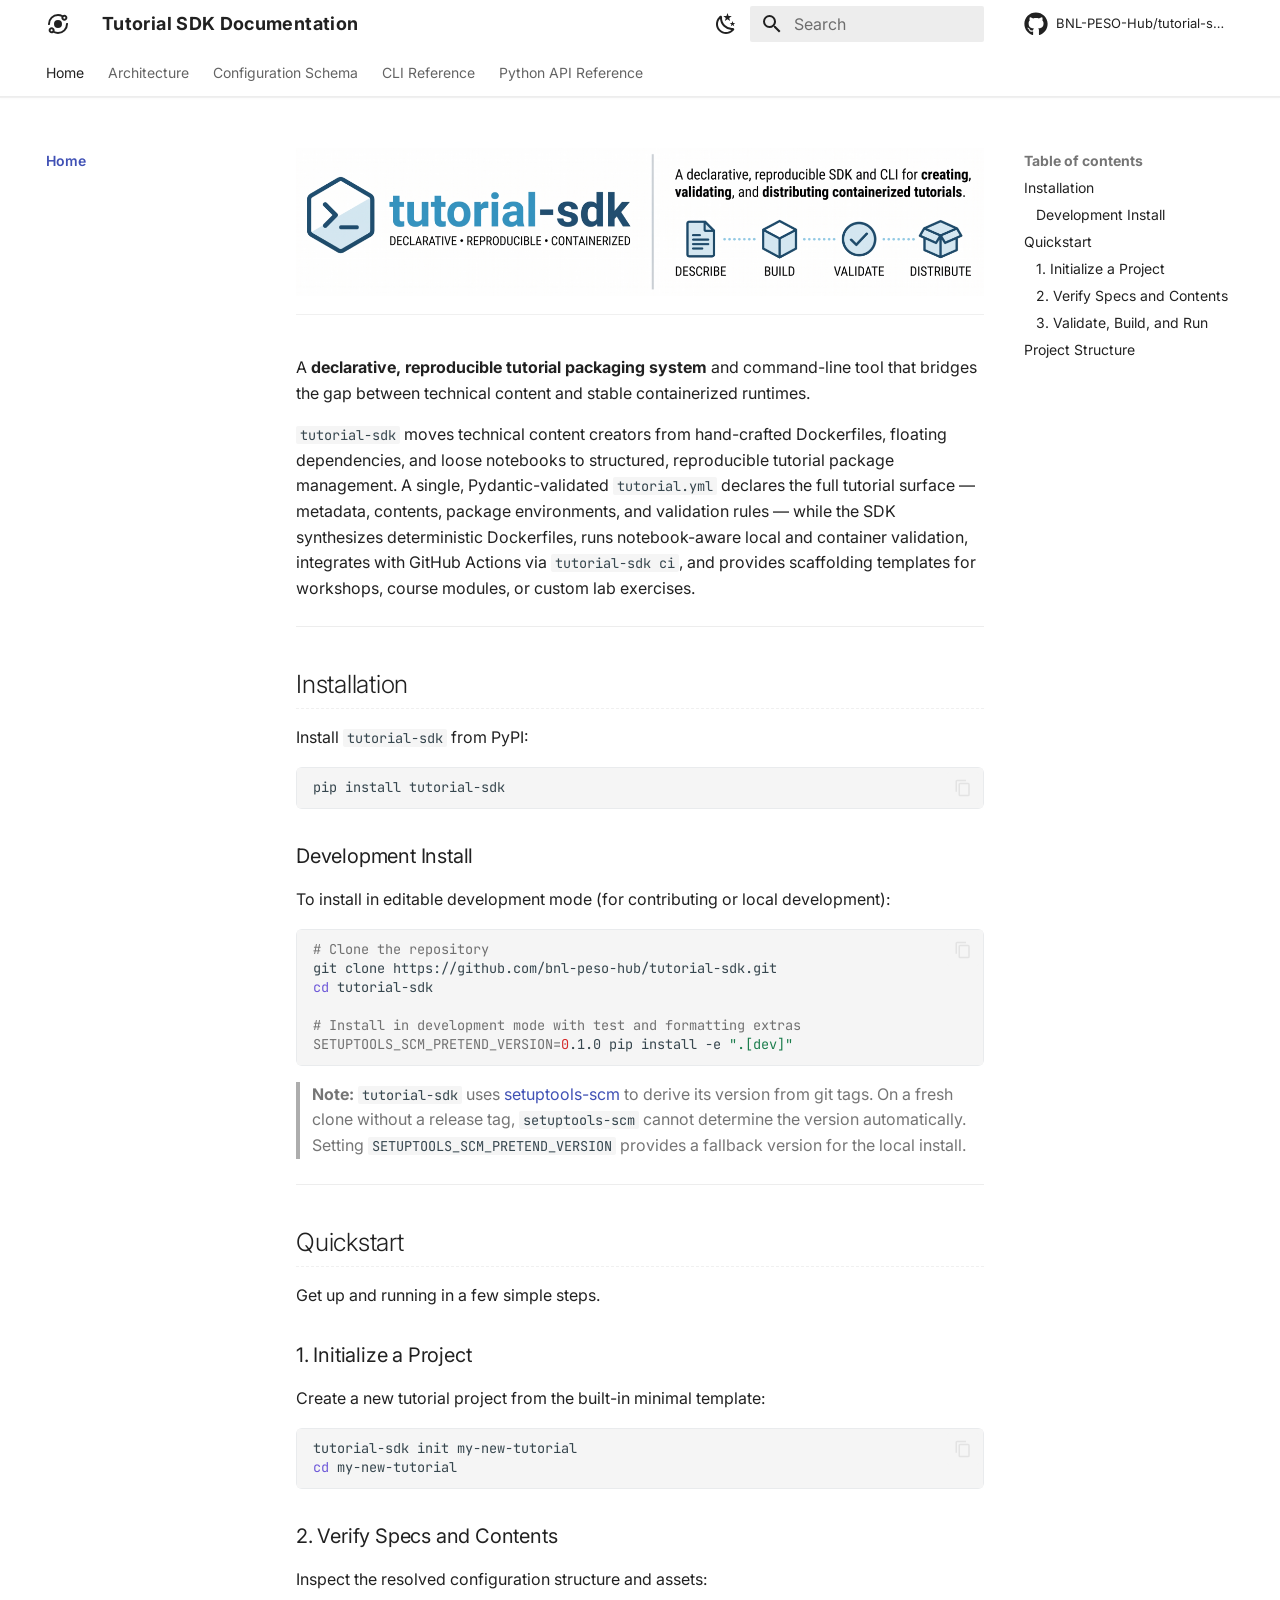
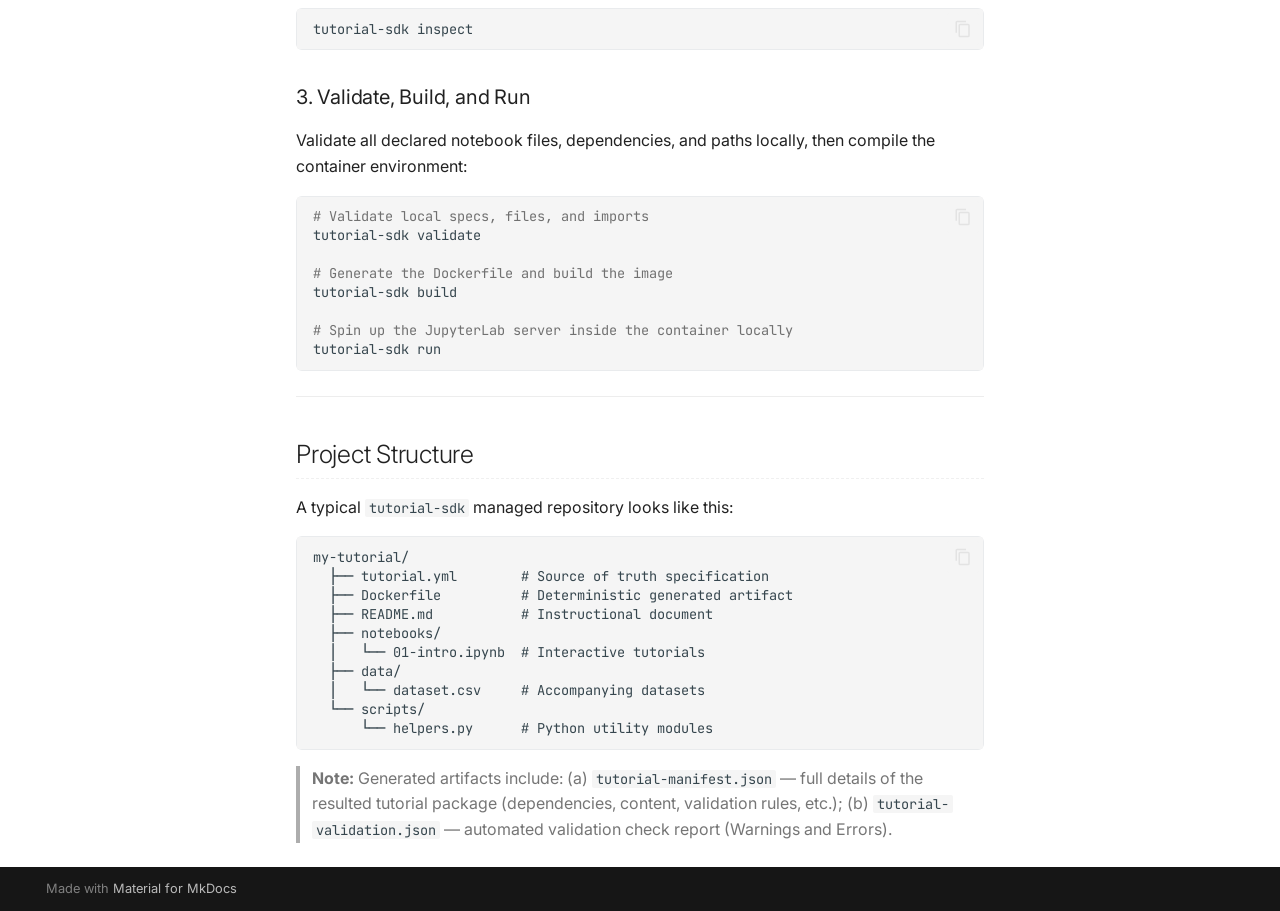
<file: index.html>
<!doctype html>
<html lang="en" class="no-js">
  <head>
    
      <meta charset="utf-8">
      <meta name="viewport" content="width=device-width,initial-scale=1">
      
        <meta name="description" content="A declarative, configuration-driven SDK for building, validating, and deploying reproducible tutorial packages.">
      
      
      
        <link rel="canonical" href="https://bnl-peso-hub.github.io/tutorial-sdk/">
      
      
      
        <link rel="next" href="architecture/">
      
      
        
      
      
      <link rel="icon" href="assets/images/favicon.svg">
      <meta name="generator" content="mkdocs-1.6.1, mkdocs-material-9.7.7">
    
    
      
        <title>Tutorial SDK Documentation</title>
      
    
    
      <link rel="stylesheet" href="assets/stylesheets/main.ec1eaa64.min.css">
      
        
        <link rel="stylesheet" href="assets/stylesheets/palette.ab4e12ef.min.css">
      
      


    
    
      
    
    
      
        
        
        <link rel="preconnect" href="https://fonts.gstatic.com" crossorigin>
        <link rel="stylesheet" href="https://fonts.googleapis.com/css?family=Inter:300,300i,400,400i,700,700i%7CJetBrains+Mono:400,400i,700,700i&display=fallback">
        <style>:root{--md-text-font:"Inter";--md-code-font:"JetBrains Mono"}</style>
      
    
    
      <link rel="stylesheet" href="assets/_mkdocstrings.css">
    
      <link rel="stylesheet" href="assets/stylesheets/extra.css">
    
    <script>__md_scope=new URL(".",location),__md_hash=e=>[...e].reduce(((e,_)=>(e<<5)-e+_.charCodeAt(0)),0),__md_get=(e,_=localStorage,t=__md_scope)=>JSON.parse(_.getItem(t.pathname+"."+e)),__md_set=(e,_,t=localStorage,a=__md_scope)=>{try{t.setItem(a.pathname+"."+e,JSON.stringify(_))}catch(e){}}</script>
    
      

    
    
  </head>
  
  
    
    
      
    
    
    
    
    <body dir="ltr" data-md-color-scheme="default" data-md-color-primary="white" data-md-color-accent="deep-orange">
  
    
    <input class="md-toggle" data-md-toggle="drawer" type="checkbox" id="__drawer" autocomplete="off">
    <input class="md-toggle" data-md-toggle="search" type="checkbox" id="__search" autocomplete="off">
    <label class="md-overlay" for="__drawer"></label>
    <div data-md-component="skip">
      
        
        <a href="#_1" class="md-skip">
          Skip to content
        </a>
      
    </div>
    <div data-md-component="announce">
      
    </div>
    
    
      

  

<header class="md-header md-header--shadow md-header--lifted" data-md-component="header">
  <nav class="md-header__inner md-grid" aria-label="Header">
    <a href="." title="Tutorial SDK Documentation" class="md-header__button md-logo" aria-label="Tutorial SDK Documentation" data-md-component="logo">
      
  
  <svg xmlns="http://www.w3.org/2000/svg" viewBox="0 0 24 24"><path d="M18.36 2.64c1.64 0 3 1.36 3 3 0 1.65-1.36 3-3 3-1.65 0-3-1.35-3-3 0-.3.05-.58.14-.84-1.07-.51-2.25-.8-3.5-.8a8 8 0 0 0-8 8l.04.84-1.99.21L2 12A10 10 0 0 1 12 2c1.69 0 3.28.42 4.67 1.16.49-.33 1.07-.52 1.69-.52m0 2a1 1 0 0 0-1 1 1 1 0 0 0 1 1c.56 0 1-.45 1-1 0-.56-.44-1-1-1M5.64 15.36c1.65 0 3 1.35 3 3 0 .3-.05.58-.14.84 1.07.51 2.25.8 3.5.8a8 8 0 0 0 8-8l-.04-.84 1.99-.21L22 12a10 10 0 0 1-10 10c-1.69 0-3.28-.42-4.67-1.16-.49.33-1.07.52-1.69.52-1.64 0-3-1.36-3-3 0-1.65 1.36-3 3-3m0 2c-.56 0-1 .45-1 1 0 .56.44 1 1 1a1 1 0 0 0 1-1 1 1 0 0 0-1-1M12 8a4 4 0 0 1 4 4 4 4 0 0 1-4 4 4 4 0 0 1-4-4 4 4 0 0 1 4-4"/></svg>

    </a>
    <label class="md-header__button md-icon" for="__drawer">
      
      <svg xmlns="http://www.w3.org/2000/svg" viewBox="0 0 24 24"><path d="M3 6h18v2H3zm0 5h18v2H3zm0 5h18v2H3z"/></svg>
    </label>
    <div class="md-header__title" data-md-component="header-title">
      <div class="md-header__ellipsis">
        <div class="md-header__topic">
          <span class="md-ellipsis">
            Tutorial SDK Documentation
          </span>
        </div>
        <div class="md-header__topic" data-md-component="header-topic">
          <span class="md-ellipsis">
            
              Home
            
          </span>
        </div>
      </div>
    </div>
    
      
        <form class="md-header__option" data-md-component="palette">
  
    
    
    
    <input class="md-option" data-md-color-media="" data-md-color-scheme="default" data-md-color-primary="white" data-md-color-accent="deep-orange"  aria-label="Switch to dark mode"  type="radio" name="__palette" id="__palette_0">
    
      <label class="md-header__button md-icon" title="Switch to dark mode" for="__palette_1" hidden>
        <svg xmlns="http://www.w3.org/2000/svg" viewBox="0 0 24 24"><path d="m17.75 4.09-2.53 1.94.91 3.06-2.63-1.81-2.63 1.81.91-3.06-2.53-1.94L12.44 4l1.06-3 1.06 3zm3.5 6.91-1.64 1.25.59 1.98-1.7-1.17-1.7 1.17.59-1.98L15.75 11l2.06-.05L18.5 9l.69 1.95zm-2.28 4.95c.83-.08 1.72 1.1 1.19 1.85-.32.45-.66.87-1.08 1.27C15.17 23 8.84 23 4.94 19.07c-3.91-3.9-3.91-10.24 0-14.14.4-.4.82-.76 1.27-1.08.75-.53 1.93.36 1.85 1.19-.27 2.86.69 5.83 2.89 8.02a9.96 9.96 0 0 0 8.02 2.89m-1.64 2.02a12.08 12.08 0 0 1-7.8-3.47c-2.17-2.19-3.33-5-3.49-7.82-2.81 3.14-2.7 7.96.31 10.98 3.02 3.01 7.84 3.12 10.98.31"/></svg>
      </label>
    
  
    
    
    
    <input class="md-option" data-md-color-media="" data-md-color-scheme="slate" data-md-color-primary="black" data-md-color-accent="amber"  aria-label="Switch to light mode"  type="radio" name="__palette" id="__palette_1">
    
      <label class="md-header__button md-icon" title="Switch to light mode" for="__palette_0" hidden>
        <svg xmlns="http://www.w3.org/2000/svg" viewBox="0 0 24 24"><path d="M12 7a5 5 0 0 1 5 5 5 5 0 0 1-5 5 5 5 0 0 1-5-5 5 5 0 0 1 5-5m0 2a3 3 0 0 0-3 3 3 3 0 0 0 3 3 3 3 0 0 0 3-3 3 3 0 0 0-3-3m0-7 2.39 3.42C13.65 5.15 12.84 5 12 5s-1.65.15-2.39.42zM3.34 7l4.16-.35A7.2 7.2 0 0 0 5.94 8.5c-.44.74-.69 1.5-.83 2.29zm.02 10 1.76-3.77a7.131 7.131 0 0 0 2.38 4.14zM20.65 7l-1.77 3.79a7.02 7.02 0 0 0-2.38-4.15zm-.01 10-4.14.36c.59-.51 1.12-1.14 1.54-1.86.42-.73.69-1.5.83-2.29zM12 22l-2.41-3.44c.74.27 1.55.44 2.41.44.82 0 1.63-.17 2.37-.44z"/></svg>
      </label>
    
  
</form>
      
    
    
      <script>var palette=__md_get("__palette");if(palette&&palette.color){if("(prefers-color-scheme)"===palette.color.media){var media=matchMedia("(prefers-color-scheme: light)"),input=document.querySelector(media.matches?"[data-md-color-media='(prefers-color-scheme: light)']":"[data-md-color-media='(prefers-color-scheme: dark)']");palette.color.media=input.getAttribute("data-md-color-media"),palette.color.scheme=input.getAttribute("data-md-color-scheme"),palette.color.primary=input.getAttribute("data-md-color-primary"),palette.color.accent=input.getAttribute("data-md-color-accent")}for(var[key,value]of Object.entries(palette.color))document.body.setAttribute("data-md-color-"+key,value)}</script>
    
    
    
      
      
        <label class="md-header__button md-icon" for="__search">
          
          <svg xmlns="http://www.w3.org/2000/svg" viewBox="0 0 24 24"><path d="M9.5 3A6.5 6.5 0 0 1 16 9.5c0 1.61-.59 3.09-1.56 4.23l.27.27h.79l5 5-1.5 1.5-5-5v-.79l-.27-.27A6.52 6.52 0 0 1 9.5 16 6.5 6.5 0 0 1 3 9.5 6.5 6.5 0 0 1 9.5 3m0 2C7 5 5 7 5 9.5S7 14 9.5 14 14 12 14 9.5 12 5 9.5 5"/></svg>
        </label>
        <div class="md-search" data-md-component="search" role="dialog">
  <label class="md-search__overlay" for="__search"></label>
  <div class="md-search__inner" role="search">
    <form class="md-search__form" name="search">
      <input type="text" class="md-search__input" name="query" aria-label="Search" placeholder="Search" autocapitalize="off" autocorrect="off" autocomplete="off" spellcheck="false" data-md-component="search-query" required>
      <label class="md-search__icon md-icon" for="__search">
        
        <svg xmlns="http://www.w3.org/2000/svg" viewBox="0 0 24 24"><path d="M9.5 3A6.5 6.5 0 0 1 16 9.5c0 1.61-.59 3.09-1.56 4.23l.27.27h.79l5 5-1.5 1.5-5-5v-.79l-.27-.27A6.52 6.52 0 0 1 9.5 16 6.5 6.5 0 0 1 3 9.5 6.5 6.5 0 0 1 9.5 3m0 2C7 5 5 7 5 9.5S7 14 9.5 14 14 12 14 9.5 12 5 9.5 5"/></svg>
        
        <svg xmlns="http://www.w3.org/2000/svg" viewBox="0 0 24 24"><path d="M20 11v2H8l5.5 5.5-1.42 1.42L4.16 12l7.92-7.92L13.5 5.5 8 11z"/></svg>
      </label>
      <nav class="md-search__options" aria-label="Search">
        
          <a href="javascript:void(0)" class="md-search__icon md-icon" title="Share" aria-label="Share" data-clipboard data-clipboard-text="" data-md-component="search-share" tabindex="-1">
            
            <svg xmlns="http://www.w3.org/2000/svg" viewBox="0 0 24 24"><path d="M18 16.08c-.76 0-1.44.3-1.96.77L8.91 12.7c.05-.23.09-.46.09-.7s-.04-.47-.09-.7l7.05-4.11c.54.5 1.25.81 2.04.81a3 3 0 0 0 3-3 3 3 0 0 0-3-3 3 3 0 0 0-3 3c0 .24.04.47.09.7L8.04 9.81C7.5 9.31 6.79 9 6 9a3 3 0 0 0-3 3 3 3 0 0 0 3 3c.79 0 1.5-.31 2.04-.81l7.12 4.15c-.05.21-.08.43-.08.66 0 1.61 1.31 2.91 2.92 2.91s2.92-1.3 2.92-2.91A2.92 2.92 0 0 0 18 16.08"/></svg>
          </a>
        
        <button type="reset" class="md-search__icon md-icon" title="Clear" aria-label="Clear" tabindex="-1">
          
          <svg xmlns="http://www.w3.org/2000/svg" viewBox="0 0 24 24"><path d="M19 6.41 17.59 5 12 10.59 6.41 5 5 6.41 10.59 12 5 17.59 6.41 19 12 13.41 17.59 19 19 17.59 13.41 12z"/></svg>
        </button>
      </nav>
      
        <div class="md-search__suggest" data-md-component="search-suggest"></div>
      
    </form>
    <div class="md-search__output">
      <div class="md-search__scrollwrap" tabindex="0" data-md-scrollfix>
        <div class="md-search-result" data-md-component="search-result">
          <div class="md-search-result__meta">
            Initializing search
          </div>
          <ol class="md-search-result__list" role="presentation"></ol>
        </div>
      </div>
    </div>
  </div>
</div>
      
    
    
      <div class="md-header__source">
        <a href="https://github.com/BNL-PESO-Hub/tutorial-sdk" title="Go to repository" class="md-source" data-md-component="source">
  <div class="md-source__icon md-icon">
    
    <svg xmlns="http://www.w3.org/2000/svg" viewBox="0 0 512 512"><!--! Font Awesome Free 7.1.0 by @fontawesome - https://fontawesome.com License - https://fontawesome.com/license/free (Icons: CC BY 4.0, Fonts: SIL OFL 1.1, Code: MIT License) Copyright 2025 Fonticons, Inc.--><path d="M173.9 397.4c0 2-2.3 3.6-5.2 3.6-3.3.3-5.6-1.3-5.6-3.6 0-2 2.3-3.6 5.2-3.6 3-.3 5.6 1.3 5.6 3.6m-31.1-4.5c-.7 2 1.3 4.3 4.3 4.9 2.6 1 5.6 0 6.2-2s-1.3-4.3-4.3-5.2c-2.6-.7-5.5.3-6.2 2.3m44.2-1.7c-2.9.7-4.9 2.6-4.6 4.9.3 2 2.9 3.3 5.9 2.6 2.9-.7 4.9-2.6 4.6-4.6-.3-1.9-3-3.2-5.9-2.9M252.8 8C114.1 8 8 113.3 8 252c0 110.9 69.8 205.8 169.5 239.2 12.8 2.3 17.3-5.6 17.3-12.1 0-6.2-.3-40.4-.3-61.4 0 0-70 15-84.7-29.8 0 0-11.4-29.1-27.8-36.6 0 0-22.9-15.7 1.6-15.4 0 0 24.9 2 38.6 25.8 21.9 38.6 58.6 27.5 72.9 20.9 2.3-16 8.8-27.1 16-33.7-55.9-6.2-112.3-14.3-112.3-110.5 0-27.5 7.6-41.3 23.6-58.9-2.6-6.5-11.1-33.3 2.6-67.9 20.9-6.5 69 27 69 27 20-5.6 41.5-8.5 62.8-8.5s42.8 2.9 62.8 8.5c0 0 48.1-33.6 69-27 13.7 34.7 5.2 61.4 2.6 67.9 16 17.7 25.8 31.5 25.8 58.9 0 96.5-58.9 104.2-114.8 110.5 9.2 7.9 17 22.9 17 46.4 0 33.7-.3 75.4-.3 83.6 0 6.5 4.6 14.4 17.3 12.1C436.2 457.8 504 362.9 504 252 504 113.3 391.5 8 252.8 8M105.2 352.9c-1.3 1-1 3.3.7 5.2 1.6 1.6 3.9 2.3 5.2 1 1.3-1 1-3.3-.7-5.2-1.6-1.6-3.9-2.3-5.2-1m-10.8-8.1c-.7 1.3.3 2.9 2.3 3.9 1.6 1 3.6.7 4.3-.7.7-1.3-.3-2.9-2.3-3.9-2-.6-3.6-.3-4.3.7m32.4 35.6c-1.6 1.3-1 4.3 1.3 6.2 2.3 2.3 5.2 2.6 6.5 1 1.3-1.3.7-4.3-1.3-6.2-2.2-2.3-5.2-2.6-6.5-1m-11.4-14.7c-1.6 1-1.6 3.6 0 5.9s4.3 3.3 5.6 2.3c1.6-1.3 1.6-3.9 0-6.2-1.4-2.3-4-3.3-5.6-2"/></svg>
  </div>
  <div class="md-source__repository">
    BNL-PESO-Hub/tutorial-sdk
  </div>
</a>
      </div>
    
  </nav>
  
    
      
<nav class="md-tabs" aria-label="Tabs" data-md-component="tabs">
  <div class="md-grid">
    <ul class="md-tabs__list">
      
        
  
  
  
    
  
  
    <li class="md-tabs__item md-tabs__item--active">
      <a href="." class="md-tabs__link">
        
  
  
    
  
  Home

      </a>
    </li>
  

      
        
  
  
  
  
    <li class="md-tabs__item">
      <a href="architecture/" class="md-tabs__link">
        
  
  
    
  
  Architecture

      </a>
    </li>
  

      
        
  
  
  
  
    <li class="md-tabs__item">
      <a href="config-schema/" class="md-tabs__link">
        
  
  
    
  
  Configuration Schema

      </a>
    </li>
  

      
        
  
  
  
  
    <li class="md-tabs__item">
      <a href="cli/" class="md-tabs__link">
        
  
  
    
  
  CLI Reference

      </a>
    </li>
  

      
        
  
  
  
  
    
    
      <li class="md-tabs__item">
        <a href="api-example/" class="md-tabs__link">
          
  
  
    
  
  Python API Reference

        </a>
      </li>
    
  

      
    </ul>
  </div>
</nav>
    
  
</header>
    
    <div class="md-container" data-md-component="container">
      
      
        
      
      <main class="md-main" data-md-component="main">
        <div class="md-main__inner md-grid">
          
            
              
              <div class="md-sidebar md-sidebar--primary" data-md-component="sidebar" data-md-type="navigation" >
                <div class="md-sidebar__scrollwrap">
                  <div class="md-sidebar__inner">
                    


  


<nav class="md-nav md-nav--primary md-nav--lifted" aria-label="Navigation" data-md-level="0">
  <label class="md-nav__title" for="__drawer">
    <a href="." title="Tutorial SDK Documentation" class="md-nav__button md-logo" aria-label="Tutorial SDK Documentation" data-md-component="logo">
      
  
  <svg xmlns="http://www.w3.org/2000/svg" viewBox="0 0 24 24"><path d="M18.36 2.64c1.64 0 3 1.36 3 3 0 1.65-1.36 3-3 3-1.65 0-3-1.35-3-3 0-.3.05-.58.14-.84-1.07-.51-2.25-.8-3.5-.8a8 8 0 0 0-8 8l.04.84-1.99.21L2 12A10 10 0 0 1 12 2c1.69 0 3.28.42 4.67 1.16.49-.33 1.07-.52 1.69-.52m0 2a1 1 0 0 0-1 1 1 1 0 0 0 1 1c.56 0 1-.45 1-1 0-.56-.44-1-1-1M5.64 15.36c1.65 0 3 1.35 3 3 0 .3-.05.58-.14.84 1.07.51 2.25.8 3.5.8a8 8 0 0 0 8-8l-.04-.84 1.99-.21L22 12a10 10 0 0 1-10 10c-1.69 0-3.28-.42-4.67-1.16-.49.33-1.07.52-1.69.52-1.64 0-3-1.36-3-3 0-1.65 1.36-3 3-3m0 2c-.56 0-1 .45-1 1 0 .56.44 1 1 1a1 1 0 0 0 1-1 1 1 0 0 0-1-1M12 8a4 4 0 0 1 4 4 4 4 0 0 1-4 4 4 4 0 0 1-4-4 4 4 0 0 1 4-4"/></svg>

    </a>
    Tutorial SDK Documentation
  </label>
  
    <div class="md-nav__source">
      <a href="https://github.com/BNL-PESO-Hub/tutorial-sdk" title="Go to repository" class="md-source" data-md-component="source">
  <div class="md-source__icon md-icon">
    
    <svg xmlns="http://www.w3.org/2000/svg" viewBox="0 0 512 512"><!--! Font Awesome Free 7.1.0 by @fontawesome - https://fontawesome.com License - https://fontawesome.com/license/free (Icons: CC BY 4.0, Fonts: SIL OFL 1.1, Code: MIT License) Copyright 2025 Fonticons, Inc.--><path d="M173.9 397.4c0 2-2.3 3.6-5.2 3.6-3.3.3-5.6-1.3-5.6-3.6 0-2 2.3-3.6 5.2-3.6 3-.3 5.6 1.3 5.6 3.6m-31.1-4.5c-.7 2 1.3 4.3 4.3 4.9 2.6 1 5.6 0 6.2-2s-1.3-4.3-4.3-5.2c-2.6-.7-5.5.3-6.2 2.3m44.2-1.7c-2.9.7-4.9 2.6-4.6 4.9.3 2 2.9 3.3 5.9 2.6 2.9-.7 4.9-2.6 4.6-4.6-.3-1.9-3-3.2-5.9-2.9M252.8 8C114.1 8 8 113.3 8 252c0 110.9 69.8 205.8 169.5 239.2 12.8 2.3 17.3-5.6 17.3-12.1 0-6.2-.3-40.4-.3-61.4 0 0-70 15-84.7-29.8 0 0-11.4-29.1-27.8-36.6 0 0-22.9-15.7 1.6-15.4 0 0 24.9 2 38.6 25.8 21.9 38.6 58.6 27.5 72.9 20.9 2.3-16 8.8-27.1 16-33.7-55.9-6.2-112.3-14.3-112.3-110.5 0-27.5 7.6-41.3 23.6-58.9-2.6-6.5-11.1-33.3 2.6-67.9 20.9-6.5 69 27 69 27 20-5.6 41.5-8.5 62.8-8.5s42.8 2.9 62.8 8.5c0 0 48.1-33.6 69-27 13.7 34.7 5.2 61.4 2.6 67.9 16 17.7 25.8 31.5 25.8 58.9 0 96.5-58.9 104.2-114.8 110.5 9.2 7.9 17 22.9 17 46.4 0 33.7-.3 75.4-.3 83.6 0 6.5 4.6 14.4 17.3 12.1C436.2 457.8 504 362.9 504 252 504 113.3 391.5 8 252.8 8M105.2 352.9c-1.3 1-1 3.3.7 5.2 1.6 1.6 3.9 2.3 5.2 1 1.3-1 1-3.3-.7-5.2-1.6-1.6-3.9-2.3-5.2-1m-10.8-8.1c-.7 1.3.3 2.9 2.3 3.9 1.6 1 3.6.7 4.3-.7.7-1.3-.3-2.9-2.3-3.9-2-.6-3.6-.3-4.3.7m32.4 35.6c-1.6 1.3-1 4.3 1.3 6.2 2.3 2.3 5.2 2.6 6.5 1 1.3-1.3.7-4.3-1.3-6.2-2.2-2.3-5.2-2.6-6.5-1m-11.4-14.7c-1.6 1-1.6 3.6 0 5.9s4.3 3.3 5.6 2.3c1.6-1.3 1.6-3.9 0-6.2-1.4-2.3-4-3.3-5.6-2"/></svg>
  </div>
  <div class="md-source__repository">
    BNL-PESO-Hub/tutorial-sdk
  </div>
</a>
    </div>
  
  <ul class="md-nav__list" data-md-scrollfix>
    
      
      
  
  
    
  
  
  
    <li class="md-nav__item md-nav__item--active">
      
      <input class="md-nav__toggle md-toggle" type="checkbox" id="__toc">
      
      
        
      
      
        <label class="md-nav__link md-nav__link--active" for="__toc">
          
  
  
  <span class="md-ellipsis">
    
  
    Home
  

    
  </span>
  
  

          <span class="md-nav__icon md-icon"></span>
        </label>
      
      <a href="." class="md-nav__link md-nav__link--active">
        
  
  
  <span class="md-ellipsis">
    
  
    Home
  

    
  </span>
  
  

      </a>
      
        

<nav class="md-nav md-nav--secondary" aria-label="Table of contents">
  
  
  
    
  
  
    <label class="md-nav__title" for="__toc">
      <span class="md-nav__icon md-icon"></span>
      Table of contents
    </label>
    <ul class="md-nav__list" data-md-component="toc" data-md-scrollfix>
      
        <li class="md-nav__item">
  <a href="#installation" class="md-nav__link">
    <span class="md-ellipsis">
      
        Installation
      
    </span>
  </a>
  
    <nav class="md-nav" aria-label="Installation">
      <ul class="md-nav__list">
        
          <li class="md-nav__item">
  <a href="#development-install" class="md-nav__link">
    <span class="md-ellipsis">
      
        Development Install
      
    </span>
  </a>
  
</li>
        
      </ul>
    </nav>
  
</li>
      
        <li class="md-nav__item">
  <a href="#quickstart" class="md-nav__link">
    <span class="md-ellipsis">
      
        Quickstart
      
    </span>
  </a>
  
    <nav class="md-nav" aria-label="Quickstart">
      <ul class="md-nav__list">
        
          <li class="md-nav__item">
  <a href="#1-initialize-a-project" class="md-nav__link">
    <span class="md-ellipsis">
      
        1. Initialize a Project
      
    </span>
  </a>
  
</li>
        
          <li class="md-nav__item">
  <a href="#2-verify-specs-and-contents" class="md-nav__link">
    <span class="md-ellipsis">
      
        2. Verify Specs and Contents
      
    </span>
  </a>
  
</li>
        
          <li class="md-nav__item">
  <a href="#3-validate-build-and-run" class="md-nav__link">
    <span class="md-ellipsis">
      
        3. Validate, Build, and Run
      
    </span>
  </a>
  
</li>
        
      </ul>
    </nav>
  
</li>
      
        <li class="md-nav__item">
  <a href="#project-structure" class="md-nav__link">
    <span class="md-ellipsis">
      
        Project Structure
      
    </span>
  </a>
  
</li>
      
    </ul>
  
</nav>
      
    </li>
  

    
      
      
  
  
  
  
    <li class="md-nav__item">
      <a href="architecture/" class="md-nav__link">
        
  
  
  <span class="md-ellipsis">
    
  
    Architecture
  

    
  </span>
  
  

      </a>
    </li>
  

    
      
      
  
  
  
  
    <li class="md-nav__item">
      <a href="config-schema/" class="md-nav__link">
        
  
  
  <span class="md-ellipsis">
    
  
    Configuration Schema
  

    
  </span>
  
  

      </a>
    </li>
  

    
      
      
  
  
  
  
    <li class="md-nav__item">
      <a href="cli/" class="md-nav__link">
        
  
  
  <span class="md-ellipsis">
    
  
    CLI Reference
  

    
  </span>
  
  

      </a>
    </li>
  

    
      
      
  
  
  
  
    
    
      
        
      
        
      
        
      
    
    
    
      
      
        
      
    
    
    <li class="md-nav__item md-nav__item--nested">
      
        
        
        <input class="md-nav__toggle md-toggle " type="checkbox" id="__nav_5" >
        
          
          <label class="md-nav__link" for="__nav_5" id="__nav_5_label" tabindex="0">
            
  
  
  <span class="md-ellipsis">
    
  
    Python API Reference
  

    
  </span>
  
  

            <span class="md-nav__icon md-icon"></span>
          </label>
        
        <nav class="md-nav" data-md-level="1" aria-labelledby="__nav_5_label" aria-expanded="false">
          <label class="md-nav__title" for="__nav_5">
            <span class="md-nav__icon md-icon"></span>
            
  
    Python API Reference
  

          </label>
          <ul class="md-nav__list" data-md-scrollfix>
            
              
                
  
  
  
  
    <li class="md-nav__item">
      <a href="api-example/" class="md-nav__link">
        
  
  
  <span class="md-ellipsis">
    
  
    Usage Example
  

    
  </span>
  
  

      </a>
    </li>
  

              
            
              
                
  
  
  
  
    <li class="md-nav__item">
      <a href="api-public/" class="md-nav__link">
        
  
  
  <span class="md-ellipsis">
    
  
    Public API
  

    
  </span>
  
  

      </a>
    </li>
  

              
            
              
                
  
  
  
  
    <li class="md-nav__item">
      <a href="api-package/" class="md-nav__link">
        
  
  
  <span class="md-ellipsis">
    
  
    Full SDK API
  

    
  </span>
  
  

      </a>
    </li>
  

              
            
          </ul>
        </nav>
      
    </li>
  

    
  </ul>
</nav>
                  </div>
                </div>
              </div>
            
            
              
              <div class="md-sidebar md-sidebar--secondary" data-md-component="sidebar" data-md-type="toc" >
                <div class="md-sidebar__scrollwrap">
                  <div class="md-sidebar__inner">
                    

<nav class="md-nav md-nav--secondary" aria-label="Table of contents">
  
  
  
    
  
  
    <label class="md-nav__title" for="__toc">
      <span class="md-nav__icon md-icon"></span>
      Table of contents
    </label>
    <ul class="md-nav__list" data-md-component="toc" data-md-scrollfix>
      
        <li class="md-nav__item">
  <a href="#installation" class="md-nav__link">
    <span class="md-ellipsis">
      
        Installation
      
    </span>
  </a>
  
    <nav class="md-nav" aria-label="Installation">
      <ul class="md-nav__list">
        
          <li class="md-nav__item">
  <a href="#development-install" class="md-nav__link">
    <span class="md-ellipsis">
      
        Development Install
      
    </span>
  </a>
  
</li>
        
      </ul>
    </nav>
  
</li>
      
        <li class="md-nav__item">
  <a href="#quickstart" class="md-nav__link">
    <span class="md-ellipsis">
      
        Quickstart
      
    </span>
  </a>
  
    <nav class="md-nav" aria-label="Quickstart">
      <ul class="md-nav__list">
        
          <li class="md-nav__item">
  <a href="#1-initialize-a-project" class="md-nav__link">
    <span class="md-ellipsis">
      
        1. Initialize a Project
      
    </span>
  </a>
  
</li>
        
          <li class="md-nav__item">
  <a href="#2-verify-specs-and-contents" class="md-nav__link">
    <span class="md-ellipsis">
      
        2. Verify Specs and Contents
      
    </span>
  </a>
  
</li>
        
          <li class="md-nav__item">
  <a href="#3-validate-build-and-run" class="md-nav__link">
    <span class="md-ellipsis">
      
        3. Validate, Build, and Run
      
    </span>
  </a>
  
</li>
        
      </ul>
    </nav>
  
</li>
      
        <li class="md-nav__item">
  <a href="#project-structure" class="md-nav__link">
    <span class="md-ellipsis">
      
        Project Structure
      
    </span>
  </a>
  
</li>
      
    </ul>
  
</nav>
                  </div>
                </div>
              </div>
            
          
          
            <div class="md-content" data-md-component="content">
              
              <article class="md-content__inner md-typeset">
                
                  


  
  


<h1 id="_1"><img alt="Tutorial SDK Banner" src="assets/images/tutorial-sdk-banner-modern.png" /></h1>
<p>A <strong>declarative, reproducible tutorial packaging system</strong> and command-line tool that bridges the gap between technical content and stable containerized runtimes.</p>
<p><code>tutorial-sdk</code> moves technical content creators from hand-crafted Dockerfiles, floating dependencies, and loose notebooks to structured, reproducible tutorial package management. A single, Pydantic-validated <code>tutorial.yml</code> declares the full tutorial surface — metadata, contents, package environments, and validation rules — while the SDK synthesizes deterministic Dockerfiles, runs notebook-aware local and container validation, integrates with GitHub Actions via <code>tutorial-sdk ci</code>, and provides scaffolding templates for workshops, course modules, or custom lab exercises.</p>
<hr />
<h2 id="installation">Installation</h2>
<p>Install <code>tutorial-sdk</code> from PyPI:</p>
<div class="highlight"><pre><span></span><code>pip<span class="w"> </span>install<span class="w"> </span>tutorial-sdk
</code></pre></div>
<h3 id="development-install">Development Install</h3>
<p>To install in editable development mode (for contributing or local development):</p>
<div class="highlight"><pre><span></span><code><span class="c1"># Clone the repository</span>
git<span class="w"> </span>clone<span class="w"> </span>https://github.com/bnl-peso-hub/tutorial-sdk.git
<span class="nb">cd</span><span class="w"> </span>tutorial-sdk

<span class="c1"># Install in development mode with test and formatting extras</span>
<span class="nv">SETUPTOOLS_SCM_PRETEND_VERSION</span><span class="o">=</span><span class="m">0</span>.1.0<span class="w"> </span>pip<span class="w"> </span>install<span class="w"> </span>-e<span class="w"> </span><span class="s2">".[dev]"</span>
</code></pre></div>
<blockquote>
<p><strong>Note:</strong> <code>tutorial-sdk</code> uses <a href="https://github.com/pypa/setuptools-scm">setuptools-scm</a> to derive its version from git tags. On a fresh clone without a release tag, <code>setuptools-scm</code> cannot determine the version automatically. Setting <code>SETUPTOOLS_SCM_PRETEND_VERSION</code> provides a fallback version for the local install.</p>
</blockquote>
<hr />
<h2 id="quickstart">Quickstart</h2>
<p>Get up and running in a few simple steps.</p>
<h3 id="1-initialize-a-project">1. Initialize a Project</h3>
<p>Create a new tutorial project from the built-in minimal template:
<div class="highlight"><pre><span></span><code>tutorial-sdk<span class="w"> </span>init<span class="w"> </span>my-new-tutorial
<span class="nb">cd</span><span class="w"> </span>my-new-tutorial
</code></pre></div></p>
<h3 id="2-verify-specs-and-contents">2. Verify Specs and Contents</h3>
<p>Inspect the resolved configuration structure and assets:
<div class="highlight"><pre><span></span><code>tutorial-sdk<span class="w"> </span>inspect
</code></pre></div></p>
<h3 id="3-validate-build-and-run">3. Validate, Build, and Run</h3>
<p>Validate all declared notebook files, dependencies, and paths locally, then compile the container environment:
<div class="highlight"><pre><span></span><code><span class="c1"># Validate local specs, files, and imports</span>
tutorial-sdk<span class="w"> </span>validate

<span class="c1"># Generate the Dockerfile and build the image</span>
tutorial-sdk<span class="w"> </span>build

<span class="c1"># Spin up the JupyterLab server inside the container locally</span>
tutorial-sdk<span class="w"> </span>run
</code></pre></div></p>
<hr />
<h2 id="project-structure">Project Structure</h2>
<p>A typical <code>tutorial-sdk</code> managed repository looks like this:</p>
<div class="highlight"><pre><span></span><code>my-tutorial/
  ├── tutorial.yml        # Source of truth specification
  ├── Dockerfile          # Deterministic generated artifact
  ├── README.md           # Instructional document
  ├── notebooks/
  │   └── 01-intro.ipynb  # Interactive tutorials
  ├── data/
  │   └── dataset.csv     # Accompanying datasets
  └── scripts/
      └── helpers.py      # Python utility modules
</code></pre></div>
<blockquote>
<p><strong>Note:</strong> Generated artifacts include: (a) <code>tutorial-manifest.json</code> — full details of the resulted tutorial package (dependencies, content, validation rules, etc.); (b) <code>tutorial-validation.json</code> — automated validation check report (Warnings and Errors).</p>
</blockquote>












                
              </article>
            </div>
          
          
  <script>var tabs=__md_get("__tabs");if(Array.isArray(tabs))e:for(var set of document.querySelectorAll(".tabbed-set")){var labels=set.querySelector(".tabbed-labels");for(var tab of tabs)for(var label of labels.getElementsByTagName("label"))if(label.innerText.trim()===tab){var input=document.getElementById(label.htmlFor);input.checked=!0;continue e}}</script>

<script>var target=document.getElementById(location.hash.slice(1));target&&target.name&&(target.checked=target.name.startsWith("__tabbed_"))</script>
        </div>
        
          <button type="button" class="md-top md-icon" data-md-component="top" hidden>
  
  <svg xmlns="http://www.w3.org/2000/svg" viewBox="0 0 24 24"><path d="M13 20h-2V8l-5.5 5.5-1.42-1.42L12 4.16l7.92 7.92-1.42 1.42L13 8z"/></svg>
  Back to top
</button>
        
      </main>
      
        <footer class="md-footer">
  
  <div class="md-footer-meta md-typeset">
    <div class="md-footer-meta__inner md-grid">
      <div class="md-copyright">
  
  
    Made with
    <a href="https://squidfunk.github.io/mkdocs-material/" target="_blank" rel="noopener">
      Material for MkDocs
    </a>
  
</div>
      
    </div>
  </div>
</footer>
      
    </div>
    <div class="md-dialog" data-md-component="dialog">
      <div class="md-dialog__inner md-typeset"></div>
    </div>
    
    
    
      
      
      <script id="__config" type="application/json">{"annotate": null, "base": ".", "features": ["navigation.instant", "navigation.instant.prefetch", "navigation.tabs", "navigation.tabs.sticky", "navigation.sections", "navigation.top", "navigation.tracking", "navigation.indexes", "search.suggest", "search.highlight", "search.share", "content.code.copy", "content.code.annotate", "content.tabs.link", "toc.follow"], "search": "assets/javascripts/workers/search.2c215733.min.js", "tags": null, "translations": {"clipboard.copied": "Copied to clipboard", "clipboard.copy": "Copy to clipboard", "search.result.more.one": "1 more on this page", "search.result.more.other": "# more on this page", "search.result.none": "No matching documents", "search.result.one": "1 matching document", "search.result.other": "# matching documents", "search.result.placeholder": "Type to start searching", "search.result.term.missing": "Missing", "select.version": "Select version"}, "version": null}</script>
    
    
      <script src="assets/javascripts/bundle.d7400e89.min.js"></script>
      
        <script src="assets/javascripts/tables.js"></script>
      
    
  </body>
</html>
</file>
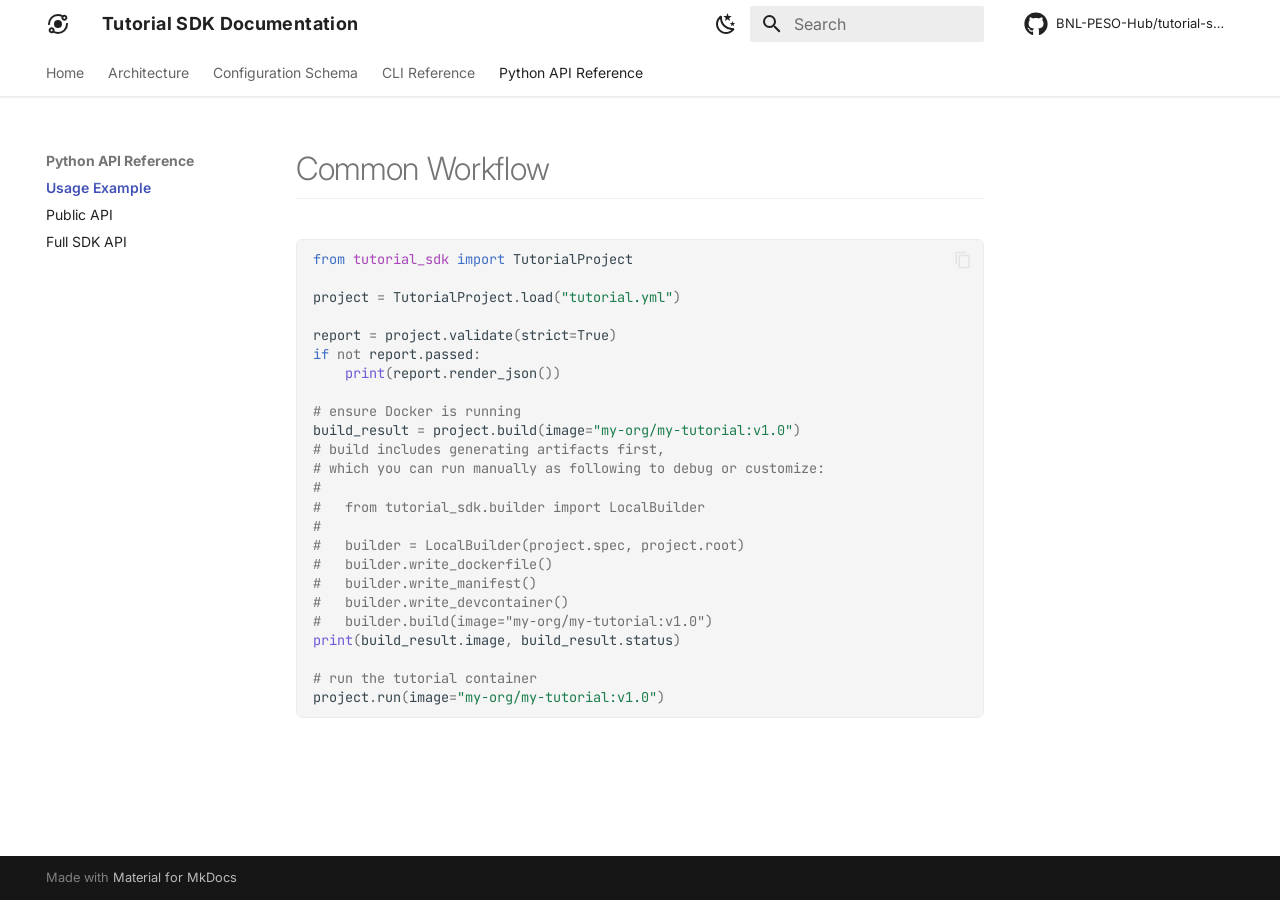
<file: api-example/index.html>
<!doctype html>
<html lang="en" class="no-js">
  <head>
    
      <meta charset="utf-8">
      <meta name="viewport" content="width=device-width,initial-scale=1">
      
        <meta name="description" content="A declarative, configuration-driven SDK for building, validating, and deploying reproducible tutorial packages.">
      
      
      
        <link rel="canonical" href="https://bnl-peso-hub.github.io/tutorial-sdk/api-example/">
      
      
        <link rel="prev" href="../cli/">
      
      
        <link rel="next" href="../api-public/">
      
      
        
      
      
      <link rel="icon" href="../assets/images/favicon.svg">
      <meta name="generator" content="mkdocs-1.6.1, mkdocs-material-9.7.7">
    
    
      
        <title>Usage Example - Tutorial SDK Documentation</title>
      
    
    
      <link rel="stylesheet" href="../assets/stylesheets/main.ec1eaa64.min.css">
      
        
        <link rel="stylesheet" href="../assets/stylesheets/palette.ab4e12ef.min.css">
      
      


    
    
      
    
    
      
        
        
        <link rel="preconnect" href="https://fonts.gstatic.com" crossorigin>
        <link rel="stylesheet" href="https://fonts.googleapis.com/css?family=Inter:300,300i,400,400i,700,700i%7CJetBrains+Mono:400,400i,700,700i&display=fallback">
        <style>:root{--md-text-font:"Inter";--md-code-font:"JetBrains Mono"}</style>
      
    
    
      <link rel="stylesheet" href="../assets/_mkdocstrings.css">
    
      <link rel="stylesheet" href="../assets/stylesheets/extra.css">
    
    <script>__md_scope=new URL("..",location),__md_hash=e=>[...e].reduce(((e,_)=>(e<<5)-e+_.charCodeAt(0)),0),__md_get=(e,_=localStorage,t=__md_scope)=>JSON.parse(_.getItem(t.pathname+"."+e)),__md_set=(e,_,t=localStorage,a=__md_scope)=>{try{t.setItem(a.pathname+"."+e,JSON.stringify(_))}catch(e){}}</script>
    
      

    
    
  </head>
  
  
    
    
      
    
    
    
    
    <body dir="ltr" data-md-color-scheme="default" data-md-color-primary="white" data-md-color-accent="deep-orange">
  
    
    <input class="md-toggle" data-md-toggle="drawer" type="checkbox" id="__drawer" autocomplete="off">
    <input class="md-toggle" data-md-toggle="search" type="checkbox" id="__search" autocomplete="off">
    <label class="md-overlay" for="__drawer"></label>
    <div data-md-component="skip">
      
        
        <a href="#common-workflow" class="md-skip">
          Skip to content
        </a>
      
    </div>
    <div data-md-component="announce">
      
    </div>
    
    
      

  

<header class="md-header md-header--shadow md-header--lifted" data-md-component="header">
  <nav class="md-header__inner md-grid" aria-label="Header">
    <a href=".." title="Tutorial SDK Documentation" class="md-header__button md-logo" aria-label="Tutorial SDK Documentation" data-md-component="logo">
      
  
  <svg xmlns="http://www.w3.org/2000/svg" viewBox="0 0 24 24"><path d="M18.36 2.64c1.64 0 3 1.36 3 3 0 1.65-1.36 3-3 3-1.65 0-3-1.35-3-3 0-.3.05-.58.14-.84-1.07-.51-2.25-.8-3.5-.8a8 8 0 0 0-8 8l.04.84-1.99.21L2 12A10 10 0 0 1 12 2c1.69 0 3.28.42 4.67 1.16.49-.33 1.07-.52 1.69-.52m0 2a1 1 0 0 0-1 1 1 1 0 0 0 1 1c.56 0 1-.45 1-1 0-.56-.44-1-1-1M5.64 15.36c1.65 0 3 1.35 3 3 0 .3-.05.58-.14.84 1.07.51 2.25.8 3.5.8a8 8 0 0 0 8-8l-.04-.84 1.99-.21L22 12a10 10 0 0 1-10 10c-1.69 0-3.28-.42-4.67-1.16-.49.33-1.07.52-1.69.52-1.64 0-3-1.36-3-3 0-1.65 1.36-3 3-3m0 2c-.56 0-1 .45-1 1 0 .56.44 1 1 1a1 1 0 0 0 1-1 1 1 0 0 0-1-1M12 8a4 4 0 0 1 4 4 4 4 0 0 1-4 4 4 4 0 0 1-4-4 4 4 0 0 1 4-4"/></svg>

    </a>
    <label class="md-header__button md-icon" for="__drawer">
      
      <svg xmlns="http://www.w3.org/2000/svg" viewBox="0 0 24 24"><path d="M3 6h18v2H3zm0 5h18v2H3zm0 5h18v2H3z"/></svg>
    </label>
    <div class="md-header__title" data-md-component="header-title">
      <div class="md-header__ellipsis">
        <div class="md-header__topic">
          <span class="md-ellipsis">
            Tutorial SDK Documentation
          </span>
        </div>
        <div class="md-header__topic" data-md-component="header-topic">
          <span class="md-ellipsis">
            
              Usage Example
            
          </span>
        </div>
      </div>
    </div>
    
      
        <form class="md-header__option" data-md-component="palette">
  
    
    
    
    <input class="md-option" data-md-color-media="" data-md-color-scheme="default" data-md-color-primary="white" data-md-color-accent="deep-orange"  aria-label="Switch to dark mode"  type="radio" name="__palette" id="__palette_0">
    
      <label class="md-header__button md-icon" title="Switch to dark mode" for="__palette_1" hidden>
        <svg xmlns="http://www.w3.org/2000/svg" viewBox="0 0 24 24"><path d="m17.75 4.09-2.53 1.94.91 3.06-2.63-1.81-2.63 1.81.91-3.06-2.53-1.94L12.44 4l1.06-3 1.06 3zm3.5 6.91-1.64 1.25.59 1.98-1.7-1.17-1.7 1.17.59-1.98L15.75 11l2.06-.05L18.5 9l.69 1.95zm-2.28 4.95c.83-.08 1.72 1.1 1.19 1.85-.32.45-.66.87-1.08 1.27C15.17 23 8.84 23 4.94 19.07c-3.91-3.9-3.91-10.24 0-14.14.4-.4.82-.76 1.27-1.08.75-.53 1.93.36 1.85 1.19-.27 2.86.69 5.83 2.89 8.02a9.96 9.96 0 0 0 8.02 2.89m-1.64 2.02a12.08 12.08 0 0 1-7.8-3.47c-2.17-2.19-3.33-5-3.49-7.82-2.81 3.14-2.7 7.96.31 10.98 3.02 3.01 7.84 3.12 10.98.31"/></svg>
      </label>
    
  
    
    
    
    <input class="md-option" data-md-color-media="" data-md-color-scheme="slate" data-md-color-primary="black" data-md-color-accent="amber"  aria-label="Switch to light mode"  type="radio" name="__palette" id="__palette_1">
    
      <label class="md-header__button md-icon" title="Switch to light mode" for="__palette_0" hidden>
        <svg xmlns="http://www.w3.org/2000/svg" viewBox="0 0 24 24"><path d="M12 7a5 5 0 0 1 5 5 5 5 0 0 1-5 5 5 5 0 0 1-5-5 5 5 0 0 1 5-5m0 2a3 3 0 0 0-3 3 3 3 0 0 0 3 3 3 3 0 0 0 3-3 3 3 0 0 0-3-3m0-7 2.39 3.42C13.65 5.15 12.84 5 12 5s-1.65.15-2.39.42zM3.34 7l4.16-.35A7.2 7.2 0 0 0 5.94 8.5c-.44.74-.69 1.5-.83 2.29zm.02 10 1.76-3.77a7.131 7.131 0 0 0 2.38 4.14zM20.65 7l-1.77 3.79a7.02 7.02 0 0 0-2.38-4.15zm-.01 10-4.14.36c.59-.51 1.12-1.14 1.54-1.86.42-.73.69-1.5.83-2.29zM12 22l-2.41-3.44c.74.27 1.55.44 2.41.44.82 0 1.63-.17 2.37-.44z"/></svg>
      </label>
    
  
</form>
      
    
    
      <script>var palette=__md_get("__palette");if(palette&&palette.color){if("(prefers-color-scheme)"===palette.color.media){var media=matchMedia("(prefers-color-scheme: light)"),input=document.querySelector(media.matches?"[data-md-color-media='(prefers-color-scheme: light)']":"[data-md-color-media='(prefers-color-scheme: dark)']");palette.color.media=input.getAttribute("data-md-color-media"),palette.color.scheme=input.getAttribute("data-md-color-scheme"),palette.color.primary=input.getAttribute("data-md-color-primary"),palette.color.accent=input.getAttribute("data-md-color-accent")}for(var[key,value]of Object.entries(palette.color))document.body.setAttribute("data-md-color-"+key,value)}</script>
    
    
    
      
      
        <label class="md-header__button md-icon" for="__search">
          
          <svg xmlns="http://www.w3.org/2000/svg" viewBox="0 0 24 24"><path d="M9.5 3A6.5 6.5 0 0 1 16 9.5c0 1.61-.59 3.09-1.56 4.23l.27.27h.79l5 5-1.5 1.5-5-5v-.79l-.27-.27A6.52 6.52 0 0 1 9.5 16 6.5 6.5 0 0 1 3 9.5 6.5 6.5 0 0 1 9.5 3m0 2C7 5 5 7 5 9.5S7 14 9.5 14 14 12 14 9.5 12 5 9.5 5"/></svg>
        </label>
        <div class="md-search" data-md-component="search" role="dialog">
  <label class="md-search__overlay" for="__search"></label>
  <div class="md-search__inner" role="search">
    <form class="md-search__form" name="search">
      <input type="text" class="md-search__input" name="query" aria-label="Search" placeholder="Search" autocapitalize="off" autocorrect="off" autocomplete="off" spellcheck="false" data-md-component="search-query" required>
      <label class="md-search__icon md-icon" for="__search">
        
        <svg xmlns="http://www.w3.org/2000/svg" viewBox="0 0 24 24"><path d="M9.5 3A6.5 6.5 0 0 1 16 9.5c0 1.61-.59 3.09-1.56 4.23l.27.27h.79l5 5-1.5 1.5-5-5v-.79l-.27-.27A6.52 6.52 0 0 1 9.5 16 6.5 6.5 0 0 1 3 9.5 6.5 6.5 0 0 1 9.5 3m0 2C7 5 5 7 5 9.5S7 14 9.5 14 14 12 14 9.5 12 5 9.5 5"/></svg>
        
        <svg xmlns="http://www.w3.org/2000/svg" viewBox="0 0 24 24"><path d="M20 11v2H8l5.5 5.5-1.42 1.42L4.16 12l7.92-7.92L13.5 5.5 8 11z"/></svg>
      </label>
      <nav class="md-search__options" aria-label="Search">
        
          <a href="javascript:void(0)" class="md-search__icon md-icon" title="Share" aria-label="Share" data-clipboard data-clipboard-text="" data-md-component="search-share" tabindex="-1">
            
            <svg xmlns="http://www.w3.org/2000/svg" viewBox="0 0 24 24"><path d="M18 16.08c-.76 0-1.44.3-1.96.77L8.91 12.7c.05-.23.09-.46.09-.7s-.04-.47-.09-.7l7.05-4.11c.54.5 1.25.81 2.04.81a3 3 0 0 0 3-3 3 3 0 0 0-3-3 3 3 0 0 0-3 3c0 .24.04.47.09.7L8.04 9.81C7.5 9.31 6.79 9 6 9a3 3 0 0 0-3 3 3 3 0 0 0 3 3c.79 0 1.5-.31 2.04-.81l7.12 4.15c-.05.21-.08.43-.08.66 0 1.61 1.31 2.91 2.92 2.91s2.92-1.3 2.92-2.91A2.92 2.92 0 0 0 18 16.08"/></svg>
          </a>
        
        <button type="reset" class="md-search__icon md-icon" title="Clear" aria-label="Clear" tabindex="-1">
          
          <svg xmlns="http://www.w3.org/2000/svg" viewBox="0 0 24 24"><path d="M19 6.41 17.59 5 12 10.59 6.41 5 5 6.41 10.59 12 5 17.59 6.41 19 12 13.41 17.59 19 19 17.59 13.41 12z"/></svg>
        </button>
      </nav>
      
        <div class="md-search__suggest" data-md-component="search-suggest"></div>
      
    </form>
    <div class="md-search__output">
      <div class="md-search__scrollwrap" tabindex="0" data-md-scrollfix>
        <div class="md-search-result" data-md-component="search-result">
          <div class="md-search-result__meta">
            Initializing search
          </div>
          <ol class="md-search-result__list" role="presentation"></ol>
        </div>
      </div>
    </div>
  </div>
</div>
      
    
    
      <div class="md-header__source">
        <a href="https://github.com/BNL-PESO-Hub/tutorial-sdk" title="Go to repository" class="md-source" data-md-component="source">
  <div class="md-source__icon md-icon">
    
    <svg xmlns="http://www.w3.org/2000/svg" viewBox="0 0 512 512"><!--! Font Awesome Free 7.1.0 by @fontawesome - https://fontawesome.com License - https://fontawesome.com/license/free (Icons: CC BY 4.0, Fonts: SIL OFL 1.1, Code: MIT License) Copyright 2025 Fonticons, Inc.--><path d="M173.9 397.4c0 2-2.3 3.6-5.2 3.6-3.3.3-5.6-1.3-5.6-3.6 0-2 2.3-3.6 5.2-3.6 3-.3 5.6 1.3 5.6 3.6m-31.1-4.5c-.7 2 1.3 4.3 4.3 4.9 2.6 1 5.6 0 6.2-2s-1.3-4.3-4.3-5.2c-2.6-.7-5.5.3-6.2 2.3m44.2-1.7c-2.9.7-4.9 2.6-4.6 4.9.3 2 2.9 3.3 5.9 2.6 2.9-.7 4.9-2.6 4.6-4.6-.3-1.9-3-3.2-5.9-2.9M252.8 8C114.1 8 8 113.3 8 252c0 110.9 69.8 205.8 169.5 239.2 12.8 2.3 17.3-5.6 17.3-12.1 0-6.2-.3-40.4-.3-61.4 0 0-70 15-84.7-29.8 0 0-11.4-29.1-27.8-36.6 0 0-22.9-15.7 1.6-15.4 0 0 24.9 2 38.6 25.8 21.9 38.6 58.6 27.5 72.9 20.9 2.3-16 8.8-27.1 16-33.7-55.9-6.2-112.3-14.3-112.3-110.5 0-27.5 7.6-41.3 23.6-58.9-2.6-6.5-11.1-33.3 2.6-67.9 20.9-6.5 69 27 69 27 20-5.6 41.5-8.5 62.8-8.5s42.8 2.9 62.8 8.5c0 0 48.1-33.6 69-27 13.7 34.7 5.2 61.4 2.6 67.9 16 17.7 25.8 31.5 25.8 58.9 0 96.5-58.9 104.2-114.8 110.5 9.2 7.9 17 22.9 17 46.4 0 33.7-.3 75.4-.3 83.6 0 6.5 4.6 14.4 17.3 12.1C436.2 457.8 504 362.9 504 252 504 113.3 391.5 8 252.8 8M105.2 352.9c-1.3 1-1 3.3.7 5.2 1.6 1.6 3.9 2.3 5.2 1 1.3-1 1-3.3-.7-5.2-1.6-1.6-3.9-2.3-5.2-1m-10.8-8.1c-.7 1.3.3 2.9 2.3 3.9 1.6 1 3.6.7 4.3-.7.7-1.3-.3-2.9-2.3-3.9-2-.6-3.6-.3-4.3.7m32.4 35.6c-1.6 1.3-1 4.3 1.3 6.2 2.3 2.3 5.2 2.6 6.5 1 1.3-1.3.7-4.3-1.3-6.2-2.2-2.3-5.2-2.6-6.5-1m-11.4-14.7c-1.6 1-1.6 3.6 0 5.9s4.3 3.3 5.6 2.3c1.6-1.3 1.6-3.9 0-6.2-1.4-2.3-4-3.3-5.6-2"/></svg>
  </div>
  <div class="md-source__repository">
    BNL-PESO-Hub/tutorial-sdk
  </div>
</a>
      </div>
    
  </nav>
  
    
      
<nav class="md-tabs" aria-label="Tabs" data-md-component="tabs">
  <div class="md-grid">
    <ul class="md-tabs__list">
      
        
  
  
  
  
    <li class="md-tabs__item">
      <a href=".." class="md-tabs__link">
        
  
  
    
  
  Home

      </a>
    </li>
  

      
        
  
  
  
  
    <li class="md-tabs__item">
      <a href="../architecture/" class="md-tabs__link">
        
  
  
    
  
  Architecture

      </a>
    </li>
  

      
        
  
  
  
  
    <li class="md-tabs__item">
      <a href="../config-schema/" class="md-tabs__link">
        
  
  
    
  
  Configuration Schema

      </a>
    </li>
  

      
        
  
  
  
  
    <li class="md-tabs__item">
      <a href="../cli/" class="md-tabs__link">
        
  
  
    
  
  CLI Reference

      </a>
    </li>
  

      
        
  
  
  
    
  
  
    
    
      <li class="md-tabs__item md-tabs__item--active">
        <a href="./" class="md-tabs__link">
          
  
  
    
  
  Python API Reference

        </a>
      </li>
    
  

      
    </ul>
  </div>
</nav>
    
  
</header>
    
    <div class="md-container" data-md-component="container">
      
      
        
      
      <main class="md-main" data-md-component="main">
        <div class="md-main__inner md-grid">
          
            
              
              <div class="md-sidebar md-sidebar--primary" data-md-component="sidebar" data-md-type="navigation" >
                <div class="md-sidebar__scrollwrap">
                  <div class="md-sidebar__inner">
                    


  


<nav class="md-nav md-nav--primary md-nav--lifted" aria-label="Navigation" data-md-level="0">
  <label class="md-nav__title" for="__drawer">
    <a href=".." title="Tutorial SDK Documentation" class="md-nav__button md-logo" aria-label="Tutorial SDK Documentation" data-md-component="logo">
      
  
  <svg xmlns="http://www.w3.org/2000/svg" viewBox="0 0 24 24"><path d="M18.36 2.64c1.64 0 3 1.36 3 3 0 1.65-1.36 3-3 3-1.65 0-3-1.35-3-3 0-.3.05-.58.14-.84-1.07-.51-2.25-.8-3.5-.8a8 8 0 0 0-8 8l.04.84-1.99.21L2 12A10 10 0 0 1 12 2c1.69 0 3.28.42 4.67 1.16.49-.33 1.07-.52 1.69-.52m0 2a1 1 0 0 0-1 1 1 1 0 0 0 1 1c.56 0 1-.45 1-1 0-.56-.44-1-1-1M5.64 15.36c1.65 0 3 1.35 3 3 0 .3-.05.58-.14.84 1.07.51 2.25.8 3.5.8a8 8 0 0 0 8-8l-.04-.84 1.99-.21L22 12a10 10 0 0 1-10 10c-1.69 0-3.28-.42-4.67-1.16-.49.33-1.07.52-1.69.52-1.64 0-3-1.36-3-3 0-1.65 1.36-3 3-3m0 2c-.56 0-1 .45-1 1 0 .56.44 1 1 1a1 1 0 0 0 1-1 1 1 0 0 0-1-1M12 8a4 4 0 0 1 4 4 4 4 0 0 1-4 4 4 4 0 0 1-4-4 4 4 0 0 1 4-4"/></svg>

    </a>
    Tutorial SDK Documentation
  </label>
  
    <div class="md-nav__source">
      <a href="https://github.com/BNL-PESO-Hub/tutorial-sdk" title="Go to repository" class="md-source" data-md-component="source">
  <div class="md-source__icon md-icon">
    
    <svg xmlns="http://www.w3.org/2000/svg" viewBox="0 0 512 512"><!--! Font Awesome Free 7.1.0 by @fontawesome - https://fontawesome.com License - https://fontawesome.com/license/free (Icons: CC BY 4.0, Fonts: SIL OFL 1.1, Code: MIT License) Copyright 2025 Fonticons, Inc.--><path d="M173.9 397.4c0 2-2.3 3.6-5.2 3.6-3.3.3-5.6-1.3-5.6-3.6 0-2 2.3-3.6 5.2-3.6 3-.3 5.6 1.3 5.6 3.6m-31.1-4.5c-.7 2 1.3 4.3 4.3 4.9 2.6 1 5.6 0 6.2-2s-1.3-4.3-4.3-5.2c-2.6-.7-5.5.3-6.2 2.3m44.2-1.7c-2.9.7-4.9 2.6-4.6 4.9.3 2 2.9 3.3 5.9 2.6 2.9-.7 4.9-2.6 4.6-4.6-.3-1.9-3-3.2-5.9-2.9M252.8 8C114.1 8 8 113.3 8 252c0 110.9 69.8 205.8 169.5 239.2 12.8 2.3 17.3-5.6 17.3-12.1 0-6.2-.3-40.4-.3-61.4 0 0-70 15-84.7-29.8 0 0-11.4-29.1-27.8-36.6 0 0-22.9-15.7 1.6-15.4 0 0 24.9 2 38.6 25.8 21.9 38.6 58.6 27.5 72.9 20.9 2.3-16 8.8-27.1 16-33.7-55.9-6.2-112.3-14.3-112.3-110.5 0-27.5 7.6-41.3 23.6-58.9-2.6-6.5-11.1-33.3 2.6-67.9 20.9-6.5 69 27 69 27 20-5.6 41.5-8.5 62.8-8.5s42.8 2.9 62.8 8.5c0 0 48.1-33.6 69-27 13.7 34.7 5.2 61.4 2.6 67.9 16 17.7 25.8 31.5 25.8 58.9 0 96.5-58.9 104.2-114.8 110.5 9.2 7.9 17 22.9 17 46.4 0 33.7-.3 75.4-.3 83.6 0 6.5 4.6 14.4 17.3 12.1C436.2 457.8 504 362.9 504 252 504 113.3 391.5 8 252.8 8M105.2 352.9c-1.3 1-1 3.3.7 5.2 1.6 1.6 3.9 2.3 5.2 1 1.3-1 1-3.3-.7-5.2-1.6-1.6-3.9-2.3-5.2-1m-10.8-8.1c-.7 1.3.3 2.9 2.3 3.9 1.6 1 3.6.7 4.3-.7.7-1.3-.3-2.9-2.3-3.9-2-.6-3.6-.3-4.3.7m32.4 35.6c-1.6 1.3-1 4.3 1.3 6.2 2.3 2.3 5.2 2.6 6.5 1 1.3-1.3.7-4.3-1.3-6.2-2.2-2.3-5.2-2.6-6.5-1m-11.4-14.7c-1.6 1-1.6 3.6 0 5.9s4.3 3.3 5.6 2.3c1.6-1.3 1.6-3.9 0-6.2-1.4-2.3-4-3.3-5.6-2"/></svg>
  </div>
  <div class="md-source__repository">
    BNL-PESO-Hub/tutorial-sdk
  </div>
</a>
    </div>
  
  <ul class="md-nav__list" data-md-scrollfix>
    
      
      
  
  
  
  
    <li class="md-nav__item">
      <a href=".." class="md-nav__link">
        
  
  
  <span class="md-ellipsis">
    
  
    Home
  

    
  </span>
  
  

      </a>
    </li>
  

    
      
      
  
  
  
  
    <li class="md-nav__item">
      <a href="../architecture/" class="md-nav__link">
        
  
  
  <span class="md-ellipsis">
    
  
    Architecture
  

    
  </span>
  
  

      </a>
    </li>
  

    
      
      
  
  
  
  
    <li class="md-nav__item">
      <a href="../config-schema/" class="md-nav__link">
        
  
  
  <span class="md-ellipsis">
    
  
    Configuration Schema
  

    
  </span>
  
  

      </a>
    </li>
  

    
      
      
  
  
  
  
    <li class="md-nav__item">
      <a href="../cli/" class="md-nav__link">
        
  
  
  <span class="md-ellipsis">
    
  
    CLI Reference
  

    
  </span>
  
  

      </a>
    </li>
  

    
      
      
  
  
    
  
  
  
    
    
      
        
      
        
      
        
      
    
    
    
      
        
        
      
      
        
      
    
    
    <li class="md-nav__item md-nav__item--active md-nav__item--section md-nav__item--nested">
      
        
        
        <input class="md-nav__toggle md-toggle " type="checkbox" id="__nav_5" checked>
        
          
          <label class="md-nav__link" for="__nav_5" id="__nav_5_label" tabindex="">
            
  
  
  <span class="md-ellipsis">
    
  
    Python API Reference
  

    
  </span>
  
  

            <span class="md-nav__icon md-icon"></span>
          </label>
        
        <nav class="md-nav" data-md-level="1" aria-labelledby="__nav_5_label" aria-expanded="true">
          <label class="md-nav__title" for="__nav_5">
            <span class="md-nav__icon md-icon"></span>
            
  
    Python API Reference
  

          </label>
          <ul class="md-nav__list" data-md-scrollfix>
            
              
                
  
  
    
  
  
  
    <li class="md-nav__item md-nav__item--active">
      
      <input class="md-nav__toggle md-toggle" type="checkbox" id="__toc">
      
      
        
      
      
      <a href="./" class="md-nav__link md-nav__link--active">
        
  
  
  <span class="md-ellipsis">
    
  
    Usage Example
  

    
  </span>
  
  

      </a>
      
    </li>
  

              
            
              
                
  
  
  
  
    <li class="md-nav__item">
      <a href="../api-public/" class="md-nav__link">
        
  
  
  <span class="md-ellipsis">
    
  
    Public API
  

    
  </span>
  
  

      </a>
    </li>
  

              
            
              
                
  
  
  
  
    <li class="md-nav__item">
      <a href="../api-package/" class="md-nav__link">
        
  
  
  <span class="md-ellipsis">
    
  
    Full SDK API
  

    
  </span>
  
  

      </a>
    </li>
  

              
            
          </ul>
        </nav>
      
    </li>
  

    
  </ul>
</nav>
                  </div>
                </div>
              </div>
            
            
              
              <div class="md-sidebar md-sidebar--secondary" data-md-component="sidebar" data-md-type="toc" >
                <div class="md-sidebar__scrollwrap">
                  <div class="md-sidebar__inner">
                    

<nav class="md-nav md-nav--secondary" aria-label="Table of contents">
  
  
  
    
  
  
</nav>
                  </div>
                </div>
              </div>
            
          
          
            <div class="md-content" data-md-component="content">
              
              <article class="md-content__inner md-typeset">
                
                  


  
  


<h1 id="common-workflow">Common Workflow</h1>
<div class="highlight"><pre><span></span><code><span class="kn">from</span><span class="w"> </span><span class="nn">tutorial_sdk</span><span class="w"> </span><span class="kn">import</span> <span class="n">TutorialProject</span>

<span class="n">project</span> <span class="o">=</span> <span class="n">TutorialProject</span><span class="o">.</span><span class="n">load</span><span class="p">(</span><span class="s2">"tutorial.yml"</span><span class="p">)</span>

<span class="n">report</span> <span class="o">=</span> <span class="n">project</span><span class="o">.</span><span class="n">validate</span><span class="p">(</span><span class="n">strict</span><span class="o">=</span><span class="kc">True</span><span class="p">)</span>
<span class="k">if</span> <span class="ow">not</span> <span class="n">report</span><span class="o">.</span><span class="n">passed</span><span class="p">:</span>
    <span class="nb">print</span><span class="p">(</span><span class="n">report</span><span class="o">.</span><span class="n">render_json</span><span class="p">())</span>

<span class="c1"># ensure Docker is running</span>
<span class="n">build_result</span> <span class="o">=</span> <span class="n">project</span><span class="o">.</span><span class="n">build</span><span class="p">(</span><span class="n">image</span><span class="o">=</span><span class="s2">"my-org/my-tutorial:v1.0"</span><span class="p">)</span>
<span class="c1"># build includes generating artifacts first,</span>
<span class="c1"># which you can run manually as following to debug or customize:</span>
<span class="c1">#</span>
<span class="c1">#   from tutorial_sdk.builder import LocalBuilder</span>
<span class="c1">#</span>
<span class="c1">#   builder = LocalBuilder(project.spec, project.root)</span>
<span class="c1">#   builder.write_dockerfile()</span>
<span class="c1">#   builder.write_manifest()</span>
<span class="c1">#   builder.write_devcontainer()</span>
<span class="c1">#   builder.build(image="my-org/my-tutorial:v1.0")</span>
<span class="nb">print</span><span class="p">(</span><span class="n">build_result</span><span class="o">.</span><span class="n">image</span><span class="p">,</span> <span class="n">build_result</span><span class="o">.</span><span class="n">status</span><span class="p">)</span>

<span class="c1"># run the tutorial container</span>
<span class="n">project</span><span class="o">.</span><span class="n">run</span><span class="p">(</span><span class="n">image</span><span class="o">=</span><span class="s2">"my-org/my-tutorial:v1.0"</span><span class="p">)</span>
</code></pre></div>












                
              </article>
            </div>
          
          
  <script>var tabs=__md_get("__tabs");if(Array.isArray(tabs))e:for(var set of document.querySelectorAll(".tabbed-set")){var labels=set.querySelector(".tabbed-labels");for(var tab of tabs)for(var label of labels.getElementsByTagName("label"))if(label.innerText.trim()===tab){var input=document.getElementById(label.htmlFor);input.checked=!0;continue e}}</script>

<script>var target=document.getElementById(location.hash.slice(1));target&&target.name&&(target.checked=target.name.startsWith("__tabbed_"))</script>
        </div>
        
          <button type="button" class="md-top md-icon" data-md-component="top" hidden>
  
  <svg xmlns="http://www.w3.org/2000/svg" viewBox="0 0 24 24"><path d="M13 20h-2V8l-5.5 5.5-1.42-1.42L12 4.16l7.92 7.92-1.42 1.42L13 8z"/></svg>
  Back to top
</button>
        
      </main>
      
        <footer class="md-footer">
  
  <div class="md-footer-meta md-typeset">
    <div class="md-footer-meta__inner md-grid">
      <div class="md-copyright">
  
  
    Made with
    <a href="https://squidfunk.github.io/mkdocs-material/" target="_blank" rel="noopener">
      Material for MkDocs
    </a>
  
</div>
      
    </div>
  </div>
</footer>
      
    </div>
    <div class="md-dialog" data-md-component="dialog">
      <div class="md-dialog__inner md-typeset"></div>
    </div>
    
    
    
      
      
      <script id="__config" type="application/json">{"annotate": null, "base": "..", "features": ["navigation.instant", "navigation.instant.prefetch", "navigation.tabs", "navigation.tabs.sticky", "navigation.sections", "navigation.top", "navigation.tracking", "navigation.indexes", "search.suggest", "search.highlight", "search.share", "content.code.copy", "content.code.annotate", "content.tabs.link", "toc.follow"], "search": "../assets/javascripts/workers/search.2c215733.min.js", "tags": null, "translations": {"clipboard.copied": "Copied to clipboard", "clipboard.copy": "Copy to clipboard", "search.result.more.one": "1 more on this page", "search.result.more.other": "# more on this page", "search.result.none": "No matching documents", "search.result.one": "1 matching document", "search.result.other": "# matching documents", "search.result.placeholder": "Type to start searching", "search.result.term.missing": "Missing", "select.version": "Select version"}, "version": null}</script>
    
    
      <script src="../assets/javascripts/bundle.d7400e89.min.js"></script>
      
        <script src="../assets/javascripts/tables.js"></script>
      
    
  </body>
</html>
</file>
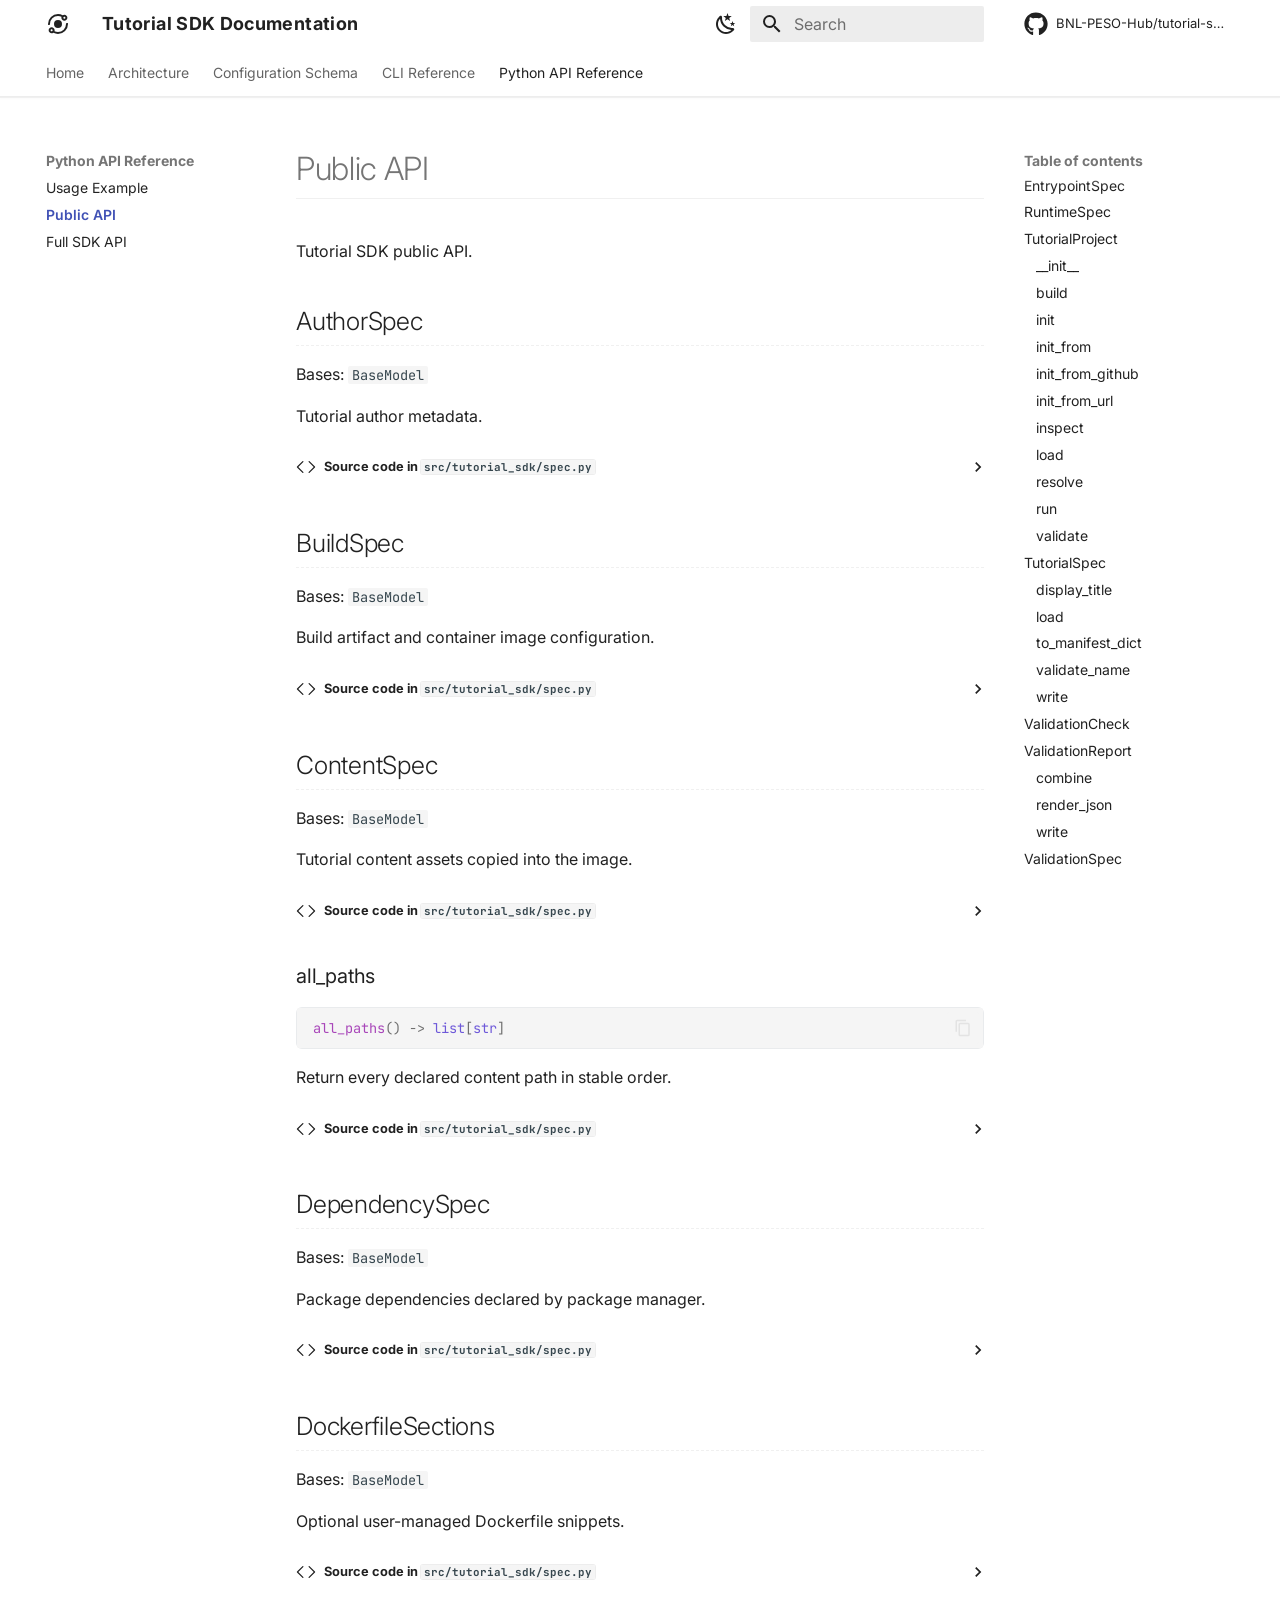
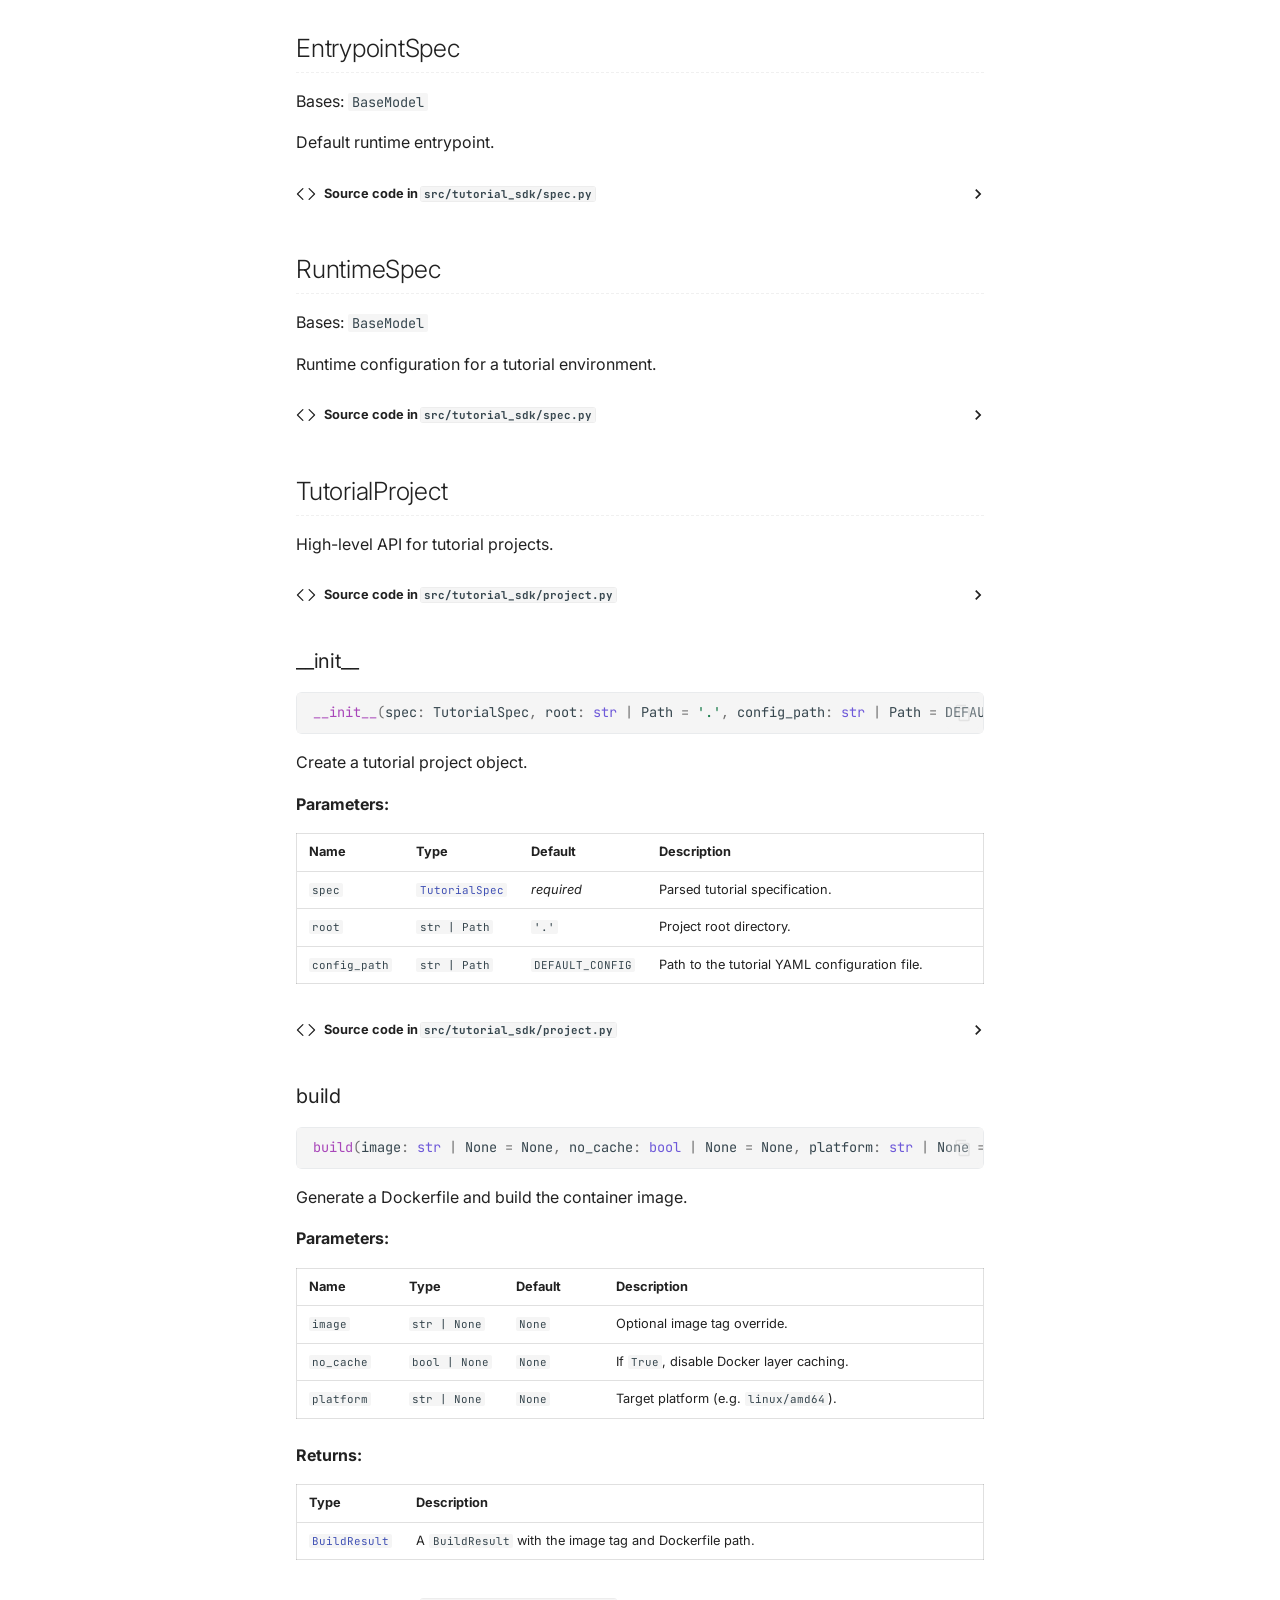
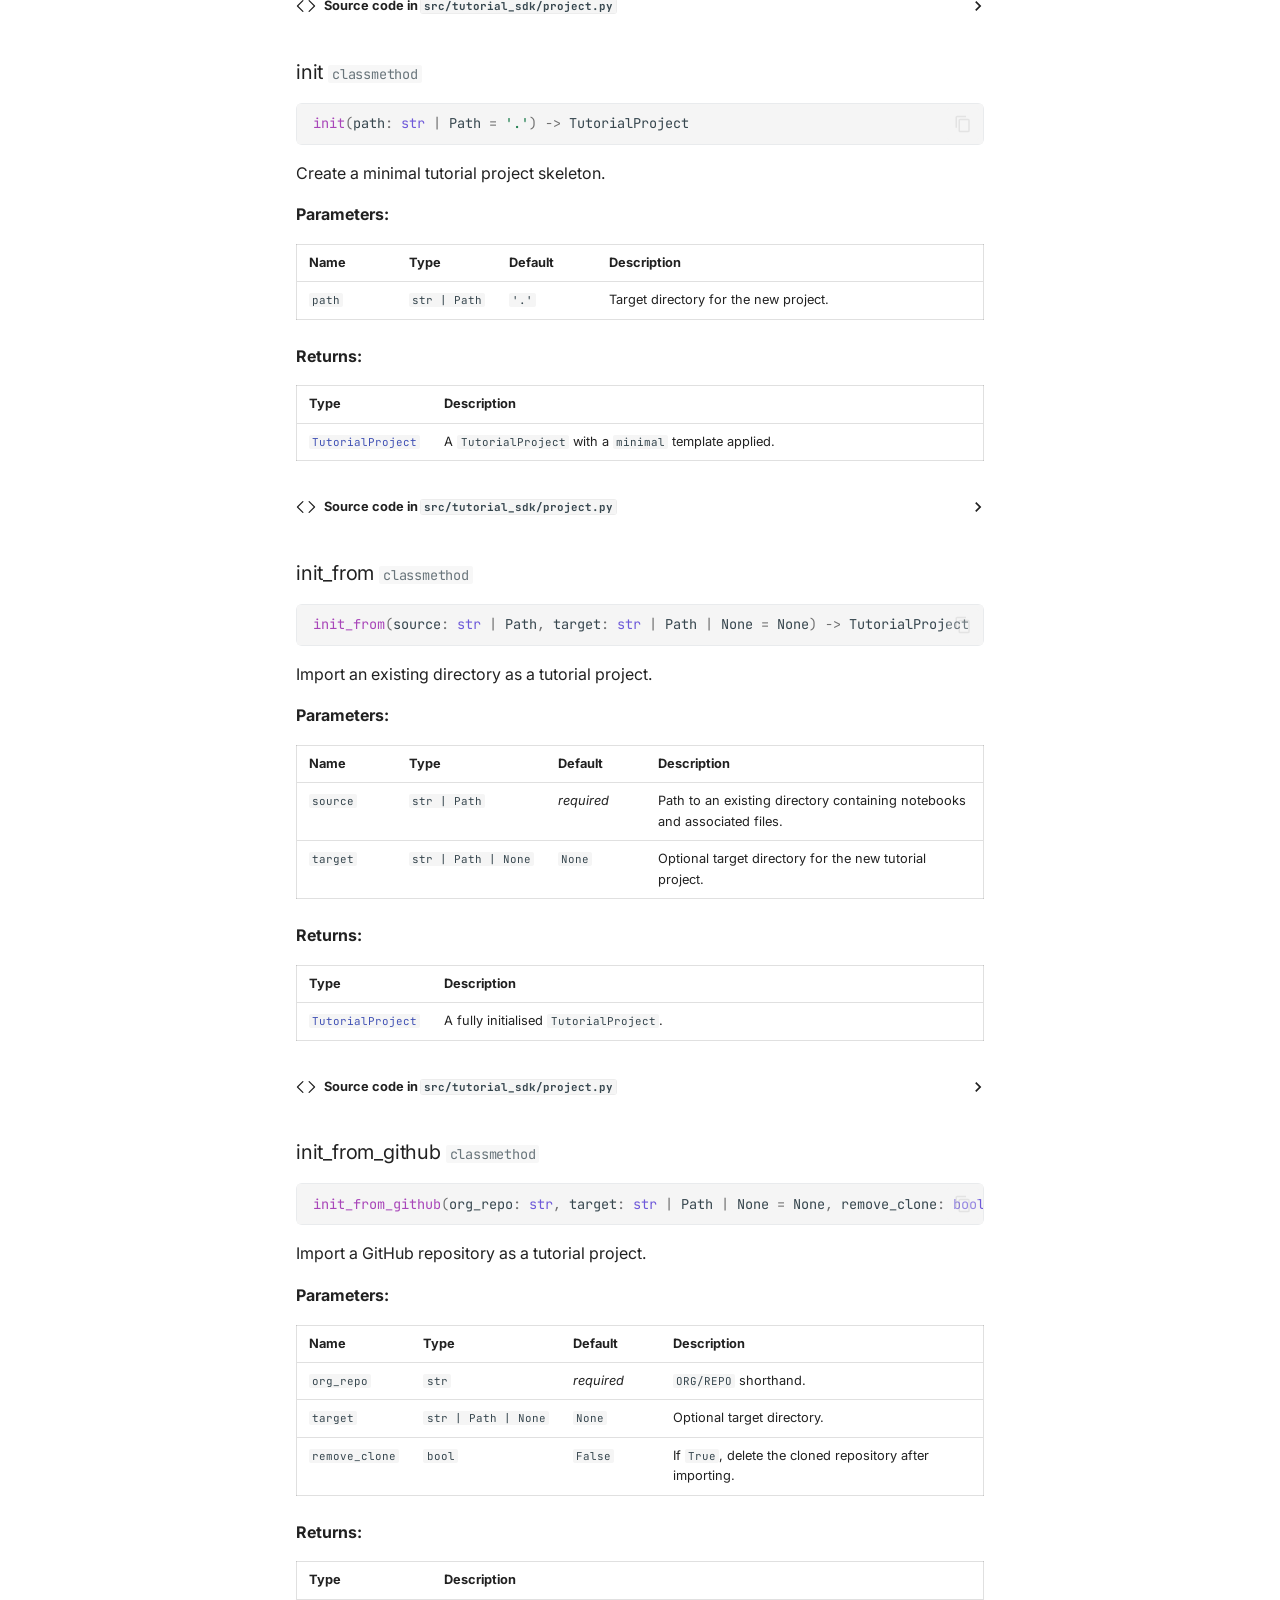
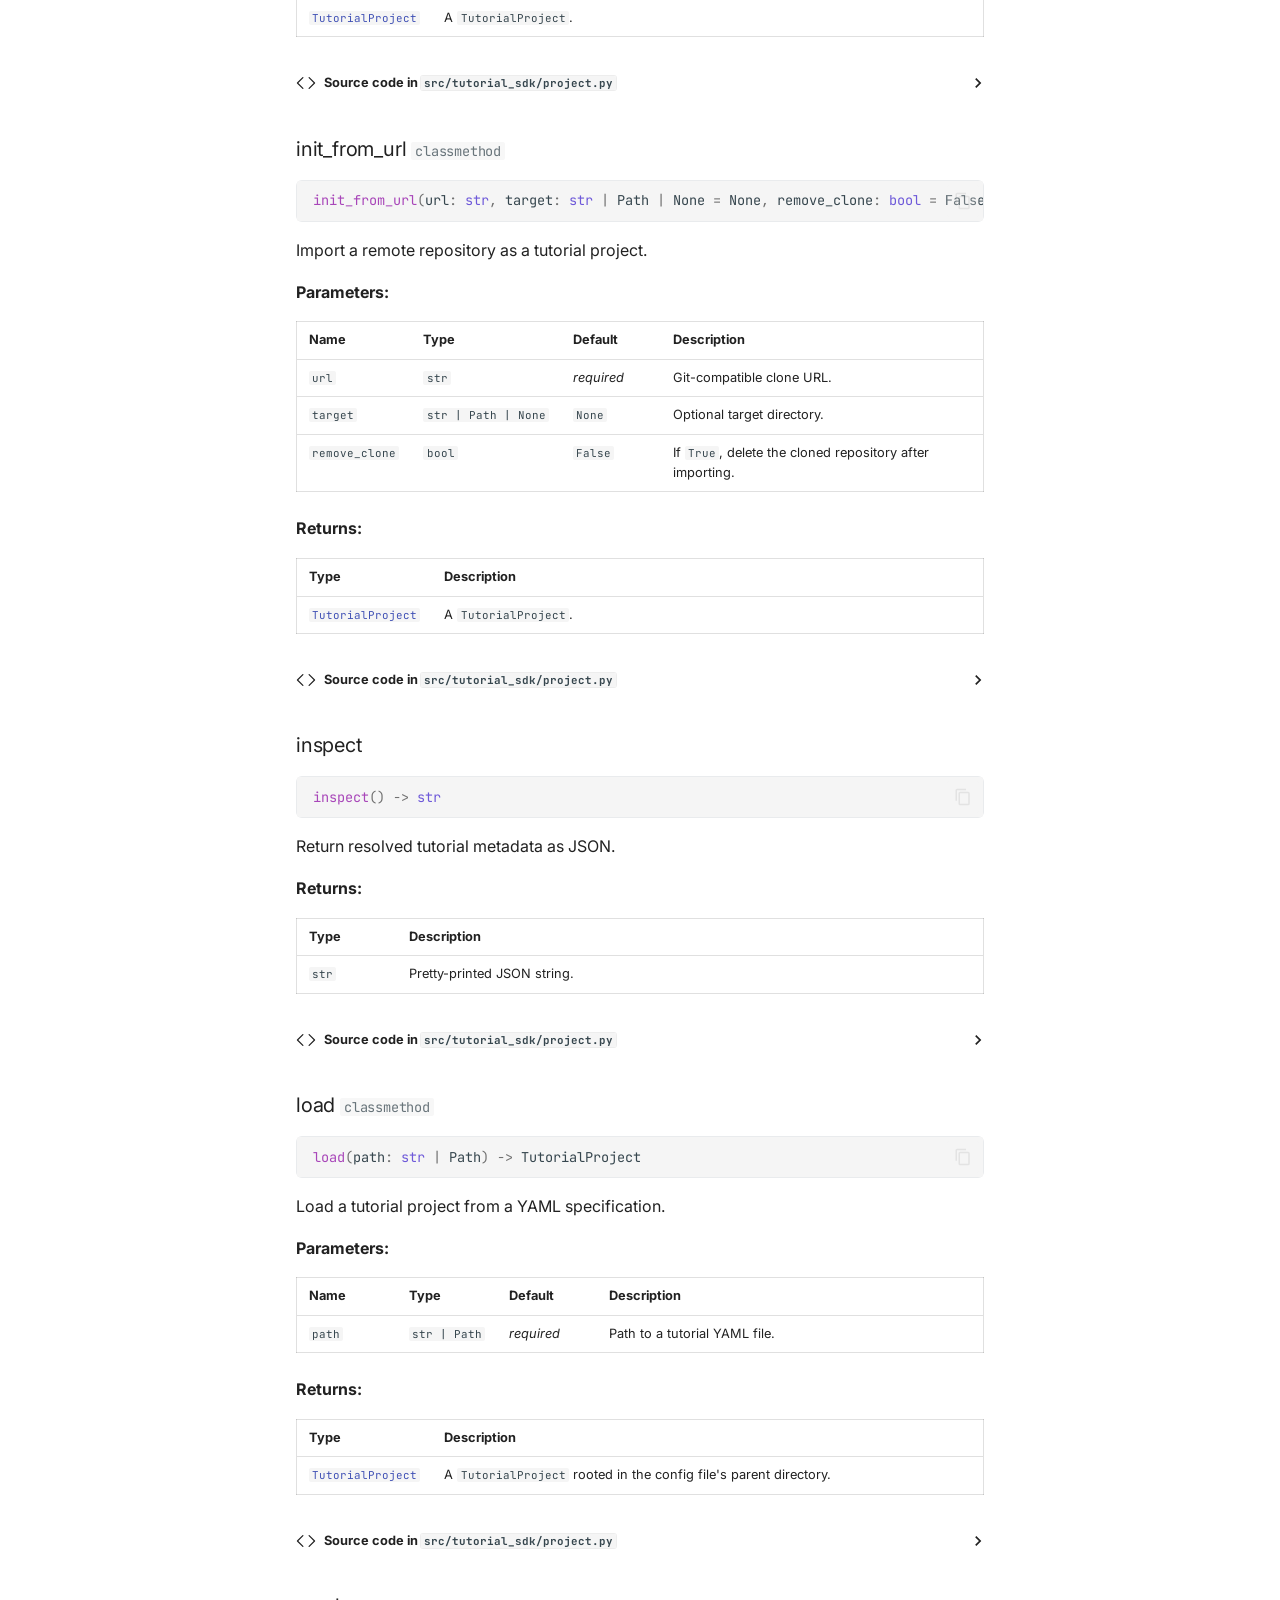
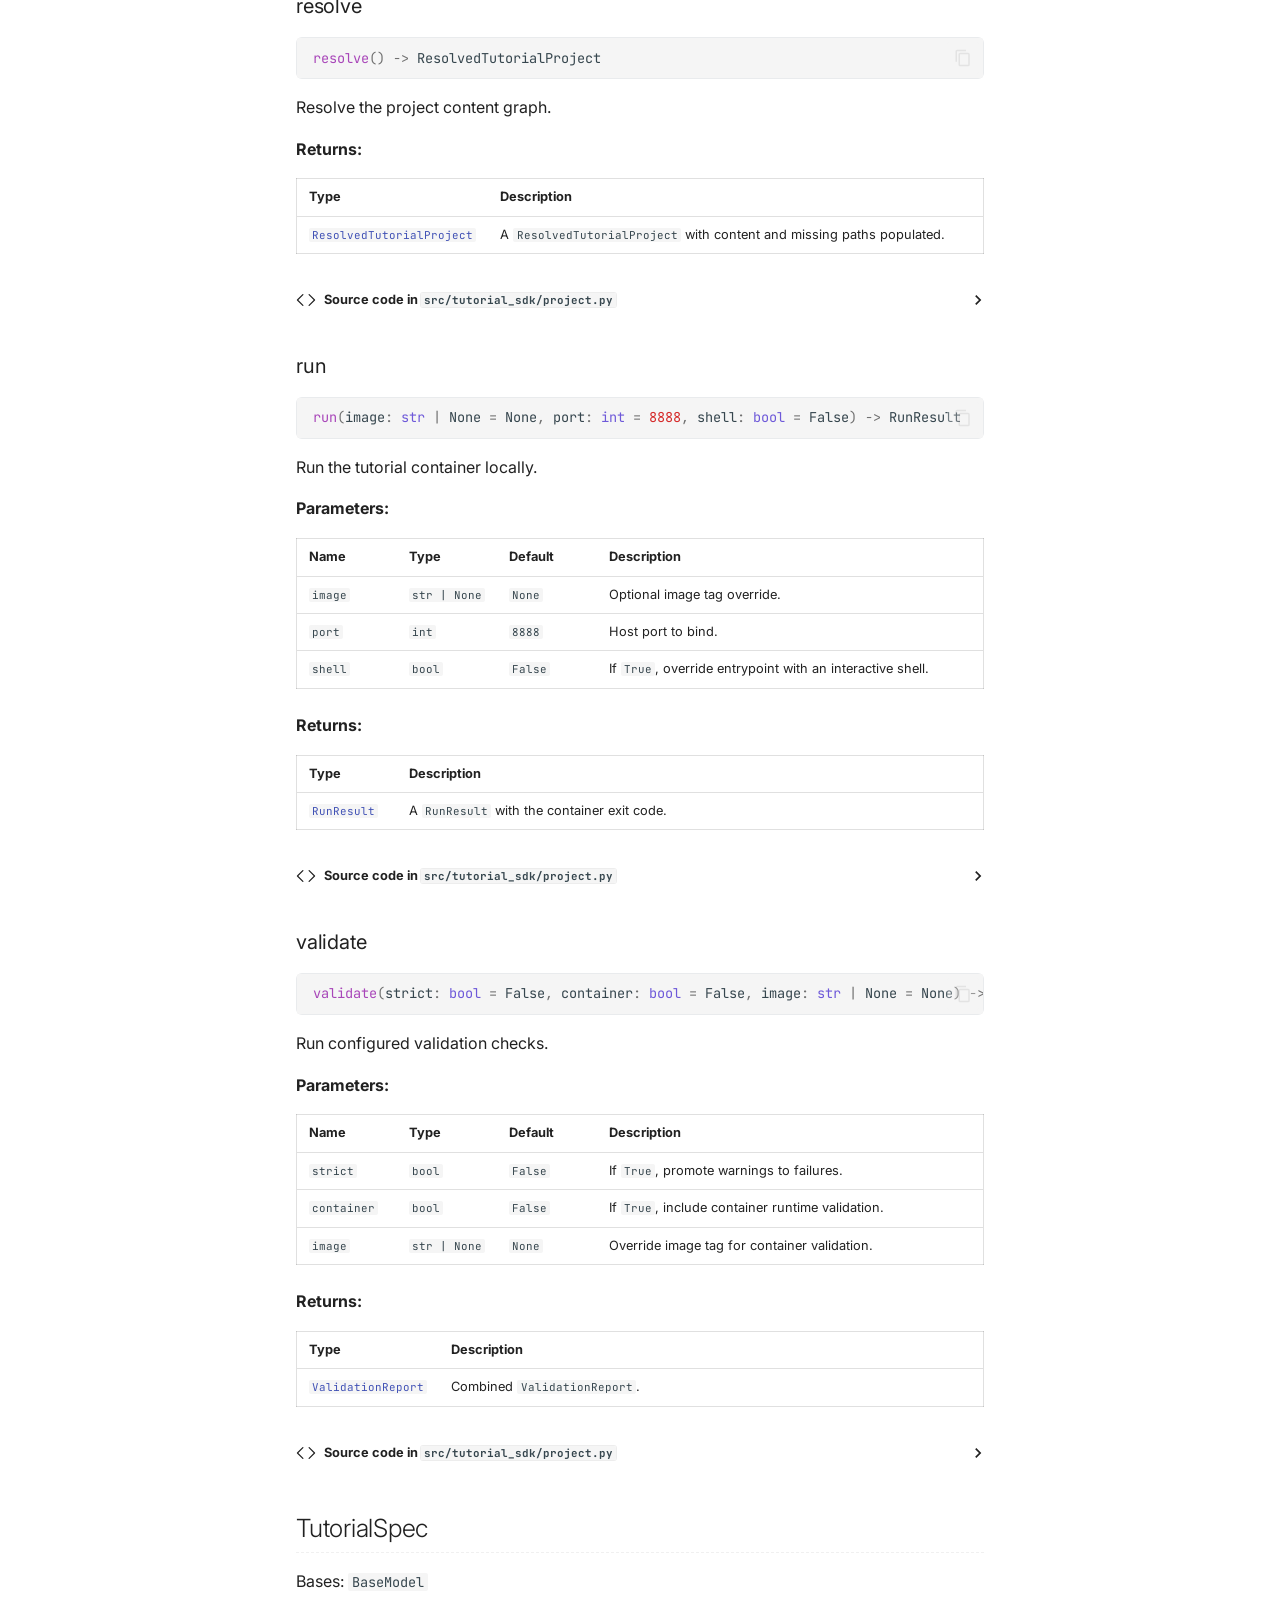
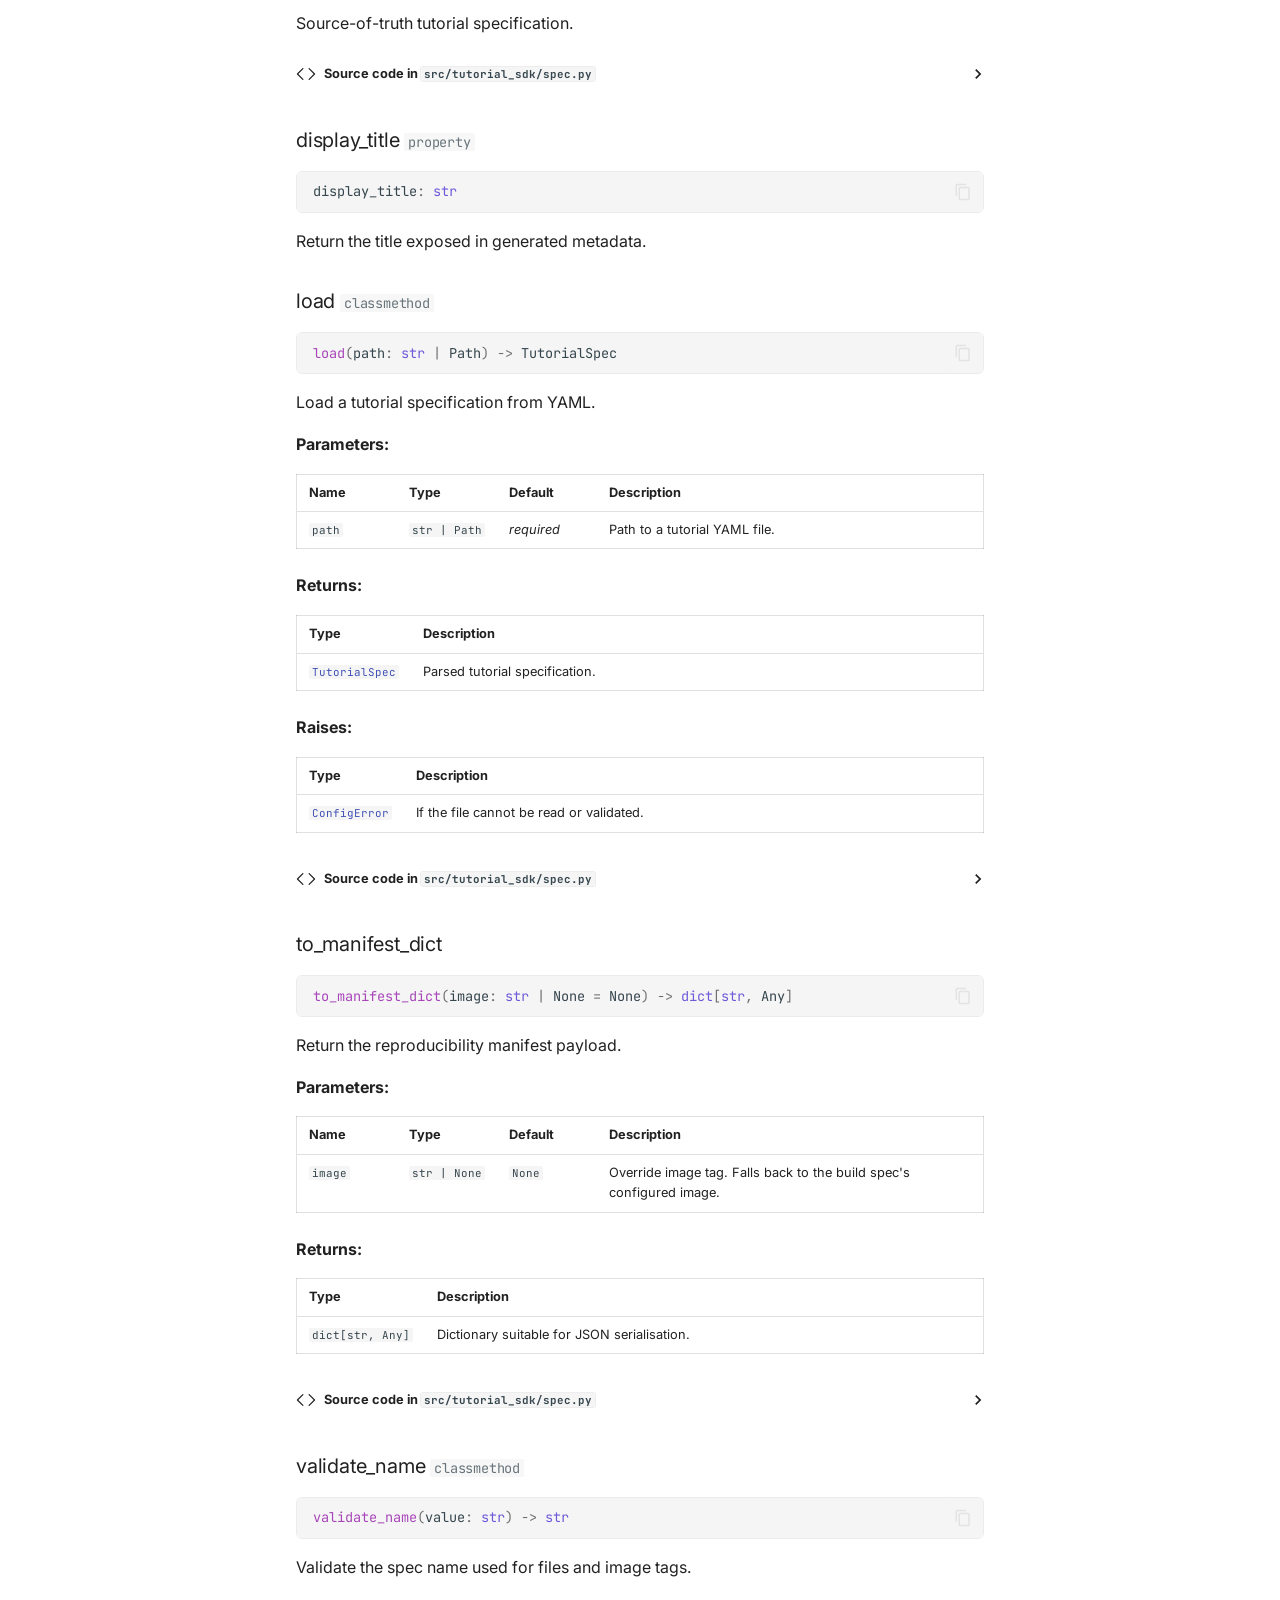
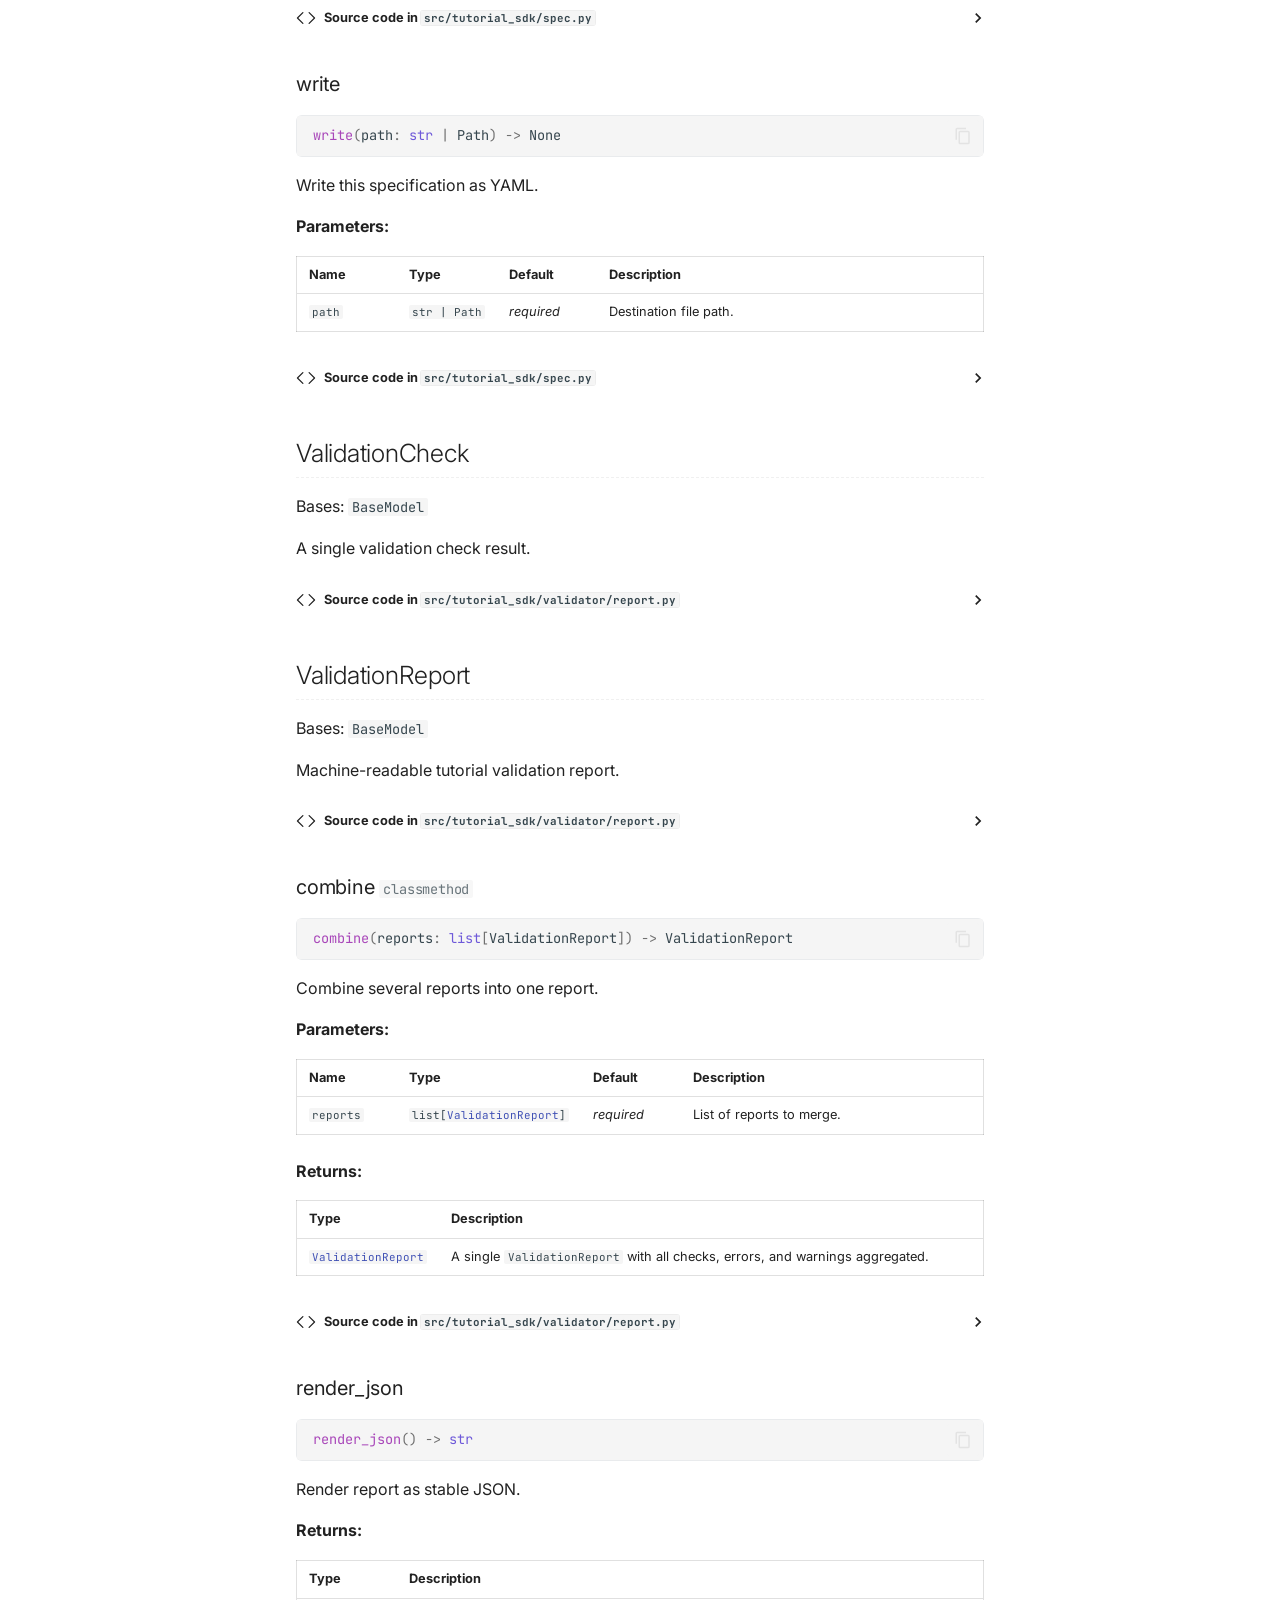
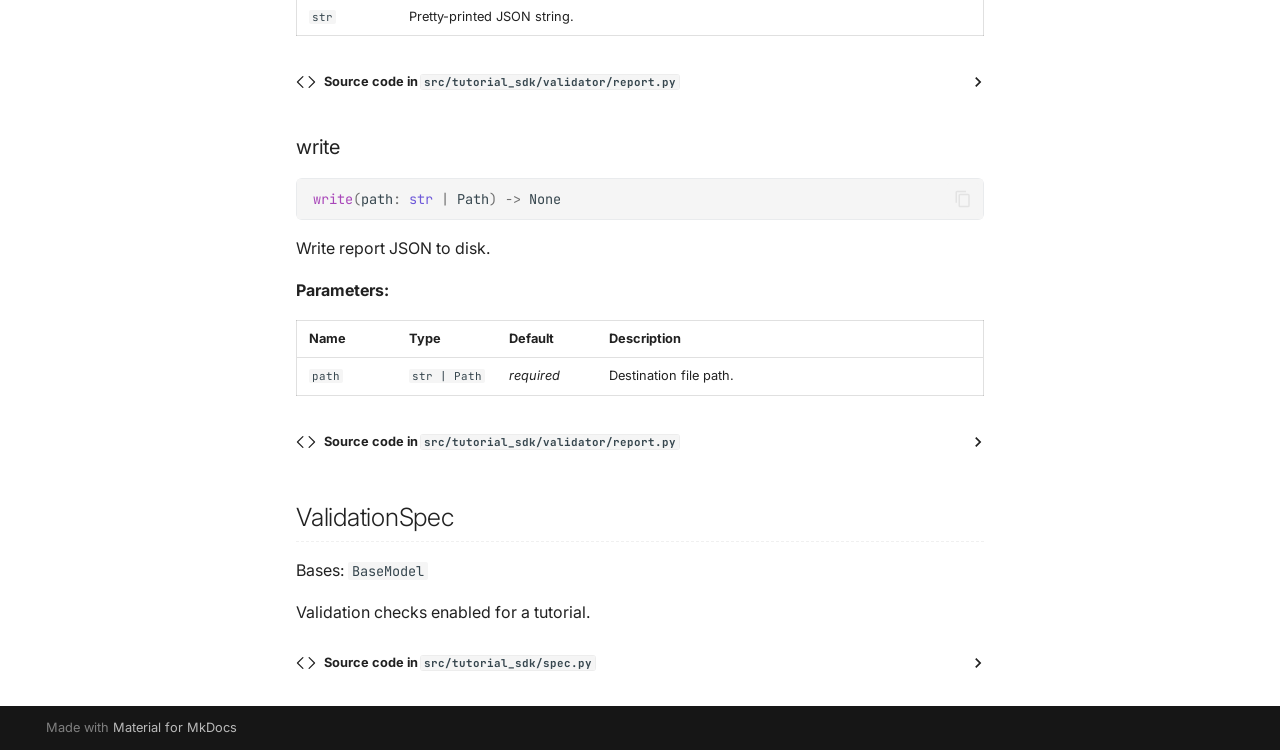
<file: api-public/index.html>
<!doctype html>
<html lang="en" class="no-js">
  <head>
    
      <meta charset="utf-8">
      <meta name="viewport" content="width=device-width,initial-scale=1">
      
        <meta name="description" content="A declarative, configuration-driven SDK for building, validating, and deploying reproducible tutorial packages.">
      
      
      
        <link rel="canonical" href="https://bnl-peso-hub.github.io/tutorial-sdk/api-public/">
      
      
        <link rel="prev" href="../api-example/">
      
      
        <link rel="next" href="../api-package/">
      
      
        
      
      
      <link rel="icon" href="../assets/images/favicon.svg">
      <meta name="generator" content="mkdocs-1.6.1, mkdocs-material-9.7.7">
    
    
      
        <title>Public API - Tutorial SDK Documentation</title>
      
    
    
      <link rel="stylesheet" href="../assets/stylesheets/main.ec1eaa64.min.css">
      
        
        <link rel="stylesheet" href="../assets/stylesheets/palette.ab4e12ef.min.css">
      
      


    
    
      
    
    
      
        
        
        <link rel="preconnect" href="https://fonts.gstatic.com" crossorigin>
        <link rel="stylesheet" href="https://fonts.googleapis.com/css?family=Inter:300,300i,400,400i,700,700i%7CJetBrains+Mono:400,400i,700,700i&display=fallback">
        <style>:root{--md-text-font:"Inter";--md-code-font:"JetBrains Mono"}</style>
      
    
    
      <link rel="stylesheet" href="../assets/_mkdocstrings.css">
    
      <link rel="stylesheet" href="../assets/stylesheets/extra.css">
    
    <script>__md_scope=new URL("..",location),__md_hash=e=>[...e].reduce(((e,_)=>(e<<5)-e+_.charCodeAt(0)),0),__md_get=(e,_=localStorage,t=__md_scope)=>JSON.parse(_.getItem(t.pathname+"."+e)),__md_set=(e,_,t=localStorage,a=__md_scope)=>{try{t.setItem(a.pathname+"."+e,JSON.stringify(_))}catch(e){}}</script>
    
      

    
    
  </head>
  
  
    
    
      
    
    
    
    
    <body dir="ltr" data-md-color-scheme="default" data-md-color-primary="white" data-md-color-accent="deep-orange">
  
    
    <input class="md-toggle" data-md-toggle="drawer" type="checkbox" id="__drawer" autocomplete="off">
    <input class="md-toggle" data-md-toggle="search" type="checkbox" id="__search" autocomplete="off">
    <label class="md-overlay" for="__drawer"></label>
    <div data-md-component="skip">
      
        
        <a href="#public-api" class="md-skip">
          Skip to content
        </a>
      
    </div>
    <div data-md-component="announce">
      
    </div>
    
    
      

  

<header class="md-header md-header--shadow md-header--lifted" data-md-component="header">
  <nav class="md-header__inner md-grid" aria-label="Header">
    <a href=".." title="Tutorial SDK Documentation" class="md-header__button md-logo" aria-label="Tutorial SDK Documentation" data-md-component="logo">
      
  
  <svg xmlns="http://www.w3.org/2000/svg" viewBox="0 0 24 24"><path d="M18.36 2.64c1.64 0 3 1.36 3 3 0 1.65-1.36 3-3 3-1.65 0-3-1.35-3-3 0-.3.05-.58.14-.84-1.07-.51-2.25-.8-3.5-.8a8 8 0 0 0-8 8l.04.84-1.99.21L2 12A10 10 0 0 1 12 2c1.69 0 3.28.42 4.67 1.16.49-.33 1.07-.52 1.69-.52m0 2a1 1 0 0 0-1 1 1 1 0 0 0 1 1c.56 0 1-.45 1-1 0-.56-.44-1-1-1M5.64 15.36c1.65 0 3 1.35 3 3 0 .3-.05.58-.14.84 1.07.51 2.25.8 3.5.8a8 8 0 0 0 8-8l-.04-.84 1.99-.21L22 12a10 10 0 0 1-10 10c-1.69 0-3.28-.42-4.67-1.16-.49.33-1.07.52-1.69.52-1.64 0-3-1.36-3-3 0-1.65 1.36-3 3-3m0 2c-.56 0-1 .45-1 1 0 .56.44 1 1 1a1 1 0 0 0 1-1 1 1 0 0 0-1-1M12 8a4 4 0 0 1 4 4 4 4 0 0 1-4 4 4 4 0 0 1-4-4 4 4 0 0 1 4-4"/></svg>

    </a>
    <label class="md-header__button md-icon" for="__drawer">
      
      <svg xmlns="http://www.w3.org/2000/svg" viewBox="0 0 24 24"><path d="M3 6h18v2H3zm0 5h18v2H3zm0 5h18v2H3z"/></svg>
    </label>
    <div class="md-header__title" data-md-component="header-title">
      <div class="md-header__ellipsis">
        <div class="md-header__topic">
          <span class="md-ellipsis">
            Tutorial SDK Documentation
          </span>
        </div>
        <div class="md-header__topic" data-md-component="header-topic">
          <span class="md-ellipsis">
            
              Public API
            
          </span>
        </div>
      </div>
    </div>
    
      
        <form class="md-header__option" data-md-component="palette">
  
    
    
    
    <input class="md-option" data-md-color-media="" data-md-color-scheme="default" data-md-color-primary="white" data-md-color-accent="deep-orange"  aria-label="Switch to dark mode"  type="radio" name="__palette" id="__palette_0">
    
      <label class="md-header__button md-icon" title="Switch to dark mode" for="__palette_1" hidden>
        <svg xmlns="http://www.w3.org/2000/svg" viewBox="0 0 24 24"><path d="m17.75 4.09-2.53 1.94.91 3.06-2.63-1.81-2.63 1.81.91-3.06-2.53-1.94L12.44 4l1.06-3 1.06 3zm3.5 6.91-1.64 1.25.59 1.98-1.7-1.17-1.7 1.17.59-1.98L15.75 11l2.06-.05L18.5 9l.69 1.95zm-2.28 4.95c.83-.08 1.72 1.1 1.19 1.85-.32.45-.66.87-1.08 1.27C15.17 23 8.84 23 4.94 19.07c-3.91-3.9-3.91-10.24 0-14.14.4-.4.82-.76 1.27-1.08.75-.53 1.93.36 1.85 1.19-.27 2.86.69 5.83 2.89 8.02a9.96 9.96 0 0 0 8.02 2.89m-1.64 2.02a12.08 12.08 0 0 1-7.8-3.47c-2.17-2.19-3.33-5-3.49-7.82-2.81 3.14-2.7 7.96.31 10.98 3.02 3.01 7.84 3.12 10.98.31"/></svg>
      </label>
    
  
    
    
    
    <input class="md-option" data-md-color-media="" data-md-color-scheme="slate" data-md-color-primary="black" data-md-color-accent="amber"  aria-label="Switch to light mode"  type="radio" name="__palette" id="__palette_1">
    
      <label class="md-header__button md-icon" title="Switch to light mode" for="__palette_0" hidden>
        <svg xmlns="http://www.w3.org/2000/svg" viewBox="0 0 24 24"><path d="M12 7a5 5 0 0 1 5 5 5 5 0 0 1-5 5 5 5 0 0 1-5-5 5 5 0 0 1 5-5m0 2a3 3 0 0 0-3 3 3 3 0 0 0 3 3 3 3 0 0 0 3-3 3 3 0 0 0-3-3m0-7 2.39 3.42C13.65 5.15 12.84 5 12 5s-1.65.15-2.39.42zM3.34 7l4.16-.35A7.2 7.2 0 0 0 5.94 8.5c-.44.74-.69 1.5-.83 2.29zm.02 10 1.76-3.77a7.131 7.131 0 0 0 2.38 4.14zM20.65 7l-1.77 3.79a7.02 7.02 0 0 0-2.38-4.15zm-.01 10-4.14.36c.59-.51 1.12-1.14 1.54-1.86.42-.73.69-1.5.83-2.29zM12 22l-2.41-3.44c.74.27 1.55.44 2.41.44.82 0 1.63-.17 2.37-.44z"/></svg>
      </label>
    
  
</form>
      
    
    
      <script>var palette=__md_get("__palette");if(palette&&palette.color){if("(prefers-color-scheme)"===palette.color.media){var media=matchMedia("(prefers-color-scheme: light)"),input=document.querySelector(media.matches?"[data-md-color-media='(prefers-color-scheme: light)']":"[data-md-color-media='(prefers-color-scheme: dark)']");palette.color.media=input.getAttribute("data-md-color-media"),palette.color.scheme=input.getAttribute("data-md-color-scheme"),palette.color.primary=input.getAttribute("data-md-color-primary"),palette.color.accent=input.getAttribute("data-md-color-accent")}for(var[key,value]of Object.entries(palette.color))document.body.setAttribute("data-md-color-"+key,value)}</script>
    
    
    
      
      
        <label class="md-header__button md-icon" for="__search">
          
          <svg xmlns="http://www.w3.org/2000/svg" viewBox="0 0 24 24"><path d="M9.5 3A6.5 6.5 0 0 1 16 9.5c0 1.61-.59 3.09-1.56 4.23l.27.27h.79l5 5-1.5 1.5-5-5v-.79l-.27-.27A6.52 6.52 0 0 1 9.5 16 6.5 6.5 0 0 1 3 9.5 6.5 6.5 0 0 1 9.5 3m0 2C7 5 5 7 5 9.5S7 14 9.5 14 14 12 14 9.5 12 5 9.5 5"/></svg>
        </label>
        <div class="md-search" data-md-component="search" role="dialog">
  <label class="md-search__overlay" for="__search"></label>
  <div class="md-search__inner" role="search">
    <form class="md-search__form" name="search">
      <input type="text" class="md-search__input" name="query" aria-label="Search" placeholder="Search" autocapitalize="off" autocorrect="off" autocomplete="off" spellcheck="false" data-md-component="search-query" required>
      <label class="md-search__icon md-icon" for="__search">
        
        <svg xmlns="http://www.w3.org/2000/svg" viewBox="0 0 24 24"><path d="M9.5 3A6.5 6.5 0 0 1 16 9.5c0 1.61-.59 3.09-1.56 4.23l.27.27h.79l5 5-1.5 1.5-5-5v-.79l-.27-.27A6.52 6.52 0 0 1 9.5 16 6.5 6.5 0 0 1 3 9.5 6.5 6.5 0 0 1 9.5 3m0 2C7 5 5 7 5 9.5S7 14 9.5 14 14 12 14 9.5 12 5 9.5 5"/></svg>
        
        <svg xmlns="http://www.w3.org/2000/svg" viewBox="0 0 24 24"><path d="M20 11v2H8l5.5 5.5-1.42 1.42L4.16 12l7.92-7.92L13.5 5.5 8 11z"/></svg>
      </label>
      <nav class="md-search__options" aria-label="Search">
        
          <a href="javascript:void(0)" class="md-search__icon md-icon" title="Share" aria-label="Share" data-clipboard data-clipboard-text="" data-md-component="search-share" tabindex="-1">
            
            <svg xmlns="http://www.w3.org/2000/svg" viewBox="0 0 24 24"><path d="M18 16.08c-.76 0-1.44.3-1.96.77L8.91 12.7c.05-.23.09-.46.09-.7s-.04-.47-.09-.7l7.05-4.11c.54.5 1.25.81 2.04.81a3 3 0 0 0 3-3 3 3 0 0 0-3-3 3 3 0 0 0-3 3c0 .24.04.47.09.7L8.04 9.81C7.5 9.31 6.79 9 6 9a3 3 0 0 0-3 3 3 3 0 0 0 3 3c.79 0 1.5-.31 2.04-.81l7.12 4.15c-.05.21-.08.43-.08.66 0 1.61 1.31 2.91 2.92 2.91s2.92-1.3 2.92-2.91A2.92 2.92 0 0 0 18 16.08"/></svg>
          </a>
        
        <button type="reset" class="md-search__icon md-icon" title="Clear" aria-label="Clear" tabindex="-1">
          
          <svg xmlns="http://www.w3.org/2000/svg" viewBox="0 0 24 24"><path d="M19 6.41 17.59 5 12 10.59 6.41 5 5 6.41 10.59 12 5 17.59 6.41 19 12 13.41 17.59 19 19 17.59 13.41 12z"/></svg>
        </button>
      </nav>
      
        <div class="md-search__suggest" data-md-component="search-suggest"></div>
      
    </form>
    <div class="md-search__output">
      <div class="md-search__scrollwrap" tabindex="0" data-md-scrollfix>
        <div class="md-search-result" data-md-component="search-result">
          <div class="md-search-result__meta">
            Initializing search
          </div>
          <ol class="md-search-result__list" role="presentation"></ol>
        </div>
      </div>
    </div>
  </div>
</div>
      
    
    
      <div class="md-header__source">
        <a href="https://github.com/BNL-PESO-Hub/tutorial-sdk" title="Go to repository" class="md-source" data-md-component="source">
  <div class="md-source__icon md-icon">
    
    <svg xmlns="http://www.w3.org/2000/svg" viewBox="0 0 512 512"><!--! Font Awesome Free 7.1.0 by @fontawesome - https://fontawesome.com License - https://fontawesome.com/license/free (Icons: CC BY 4.0, Fonts: SIL OFL 1.1, Code: MIT License) Copyright 2025 Fonticons, Inc.--><path d="M173.9 397.4c0 2-2.3 3.6-5.2 3.6-3.3.3-5.6-1.3-5.6-3.6 0-2 2.3-3.6 5.2-3.6 3-.3 5.6 1.3 5.6 3.6m-31.1-4.5c-.7 2 1.3 4.3 4.3 4.9 2.6 1 5.6 0 6.2-2s-1.3-4.3-4.3-5.2c-2.6-.7-5.5.3-6.2 2.3m44.2-1.7c-2.9.7-4.9 2.6-4.6 4.9.3 2 2.9 3.3 5.9 2.6 2.9-.7 4.9-2.6 4.6-4.6-.3-1.9-3-3.2-5.9-2.9M252.8 8C114.1 8 8 113.3 8 252c0 110.9 69.8 205.8 169.5 239.2 12.8 2.3 17.3-5.6 17.3-12.1 0-6.2-.3-40.4-.3-61.4 0 0-70 15-84.7-29.8 0 0-11.4-29.1-27.8-36.6 0 0-22.9-15.7 1.6-15.4 0 0 24.9 2 38.6 25.8 21.9 38.6 58.6 27.5 72.9 20.9 2.3-16 8.8-27.1 16-33.7-55.9-6.2-112.3-14.3-112.3-110.5 0-27.5 7.6-41.3 23.6-58.9-2.6-6.5-11.1-33.3 2.6-67.9 20.9-6.5 69 27 69 27 20-5.6 41.5-8.5 62.8-8.5s42.8 2.9 62.8 8.5c0 0 48.1-33.6 69-27 13.7 34.7 5.2 61.4 2.6 67.9 16 17.7 25.8 31.5 25.8 58.9 0 96.5-58.9 104.2-114.8 110.5 9.2 7.9 17 22.9 17 46.4 0 33.7-.3 75.4-.3 83.6 0 6.5 4.6 14.4 17.3 12.1C436.2 457.8 504 362.9 504 252 504 113.3 391.5 8 252.8 8M105.2 352.9c-1.3 1-1 3.3.7 5.2 1.6 1.6 3.9 2.3 5.2 1 1.3-1 1-3.3-.7-5.2-1.6-1.6-3.9-2.3-5.2-1m-10.8-8.1c-.7 1.3.3 2.9 2.3 3.9 1.6 1 3.6.7 4.3-.7.7-1.3-.3-2.9-2.3-3.9-2-.6-3.6-.3-4.3.7m32.4 35.6c-1.6 1.3-1 4.3 1.3 6.2 2.3 2.3 5.2 2.6 6.5 1 1.3-1.3.7-4.3-1.3-6.2-2.2-2.3-5.2-2.6-6.5-1m-11.4-14.7c-1.6 1-1.6 3.6 0 5.9s4.3 3.3 5.6 2.3c1.6-1.3 1.6-3.9 0-6.2-1.4-2.3-4-3.3-5.6-2"/></svg>
  </div>
  <div class="md-source__repository">
    BNL-PESO-Hub/tutorial-sdk
  </div>
</a>
      </div>
    
  </nav>
  
    
      
<nav class="md-tabs" aria-label="Tabs" data-md-component="tabs">
  <div class="md-grid">
    <ul class="md-tabs__list">
      
        
  
  
  
  
    <li class="md-tabs__item">
      <a href=".." class="md-tabs__link">
        
  
  
    
  
  Home

      </a>
    </li>
  

      
        
  
  
  
  
    <li class="md-tabs__item">
      <a href="../architecture/" class="md-tabs__link">
        
  
  
    
  
  Architecture

      </a>
    </li>
  

      
        
  
  
  
  
    <li class="md-tabs__item">
      <a href="../config-schema/" class="md-tabs__link">
        
  
  
    
  
  Configuration Schema

      </a>
    </li>
  

      
        
  
  
  
  
    <li class="md-tabs__item">
      <a href="../cli/" class="md-tabs__link">
        
  
  
    
  
  CLI Reference

      </a>
    </li>
  

      
        
  
  
  
    
  
  
    
    
      <li class="md-tabs__item md-tabs__item--active">
        <a href="../api-example/" class="md-tabs__link">
          
  
  
    
  
  Python API Reference

        </a>
      </li>
    
  

      
    </ul>
  </div>
</nav>
    
  
</header>
    
    <div class="md-container" data-md-component="container">
      
      
        
      
      <main class="md-main" data-md-component="main">
        <div class="md-main__inner md-grid">
          
            
              
              <div class="md-sidebar md-sidebar--primary" data-md-component="sidebar" data-md-type="navigation" >
                <div class="md-sidebar__scrollwrap">
                  <div class="md-sidebar__inner">
                    


  


<nav class="md-nav md-nav--primary md-nav--lifted" aria-label="Navigation" data-md-level="0">
  <label class="md-nav__title" for="__drawer">
    <a href=".." title="Tutorial SDK Documentation" class="md-nav__button md-logo" aria-label="Tutorial SDK Documentation" data-md-component="logo">
      
  
  <svg xmlns="http://www.w3.org/2000/svg" viewBox="0 0 24 24"><path d="M18.36 2.64c1.64 0 3 1.36 3 3 0 1.65-1.36 3-3 3-1.65 0-3-1.35-3-3 0-.3.05-.58.14-.84-1.07-.51-2.25-.8-3.5-.8a8 8 0 0 0-8 8l.04.84-1.99.21L2 12A10 10 0 0 1 12 2c1.69 0 3.28.42 4.67 1.16.49-.33 1.07-.52 1.69-.52m0 2a1 1 0 0 0-1 1 1 1 0 0 0 1 1c.56 0 1-.45 1-1 0-.56-.44-1-1-1M5.64 15.36c1.65 0 3 1.35 3 3 0 .3-.05.58-.14.84 1.07.51 2.25.8 3.5.8a8 8 0 0 0 8-8l-.04-.84 1.99-.21L22 12a10 10 0 0 1-10 10c-1.69 0-3.28-.42-4.67-1.16-.49.33-1.07.52-1.69.52-1.64 0-3-1.36-3-3 0-1.65 1.36-3 3-3m0 2c-.56 0-1 .45-1 1 0 .56.44 1 1 1a1 1 0 0 0 1-1 1 1 0 0 0-1-1M12 8a4 4 0 0 1 4 4 4 4 0 0 1-4 4 4 4 0 0 1-4-4 4 4 0 0 1 4-4"/></svg>

    </a>
    Tutorial SDK Documentation
  </label>
  
    <div class="md-nav__source">
      <a href="https://github.com/BNL-PESO-Hub/tutorial-sdk" title="Go to repository" class="md-source" data-md-component="source">
  <div class="md-source__icon md-icon">
    
    <svg xmlns="http://www.w3.org/2000/svg" viewBox="0 0 512 512"><!--! Font Awesome Free 7.1.0 by @fontawesome - https://fontawesome.com License - https://fontawesome.com/license/free (Icons: CC BY 4.0, Fonts: SIL OFL 1.1, Code: MIT License) Copyright 2025 Fonticons, Inc.--><path d="M173.9 397.4c0 2-2.3 3.6-5.2 3.6-3.3.3-5.6-1.3-5.6-3.6 0-2 2.3-3.6 5.2-3.6 3-.3 5.6 1.3 5.6 3.6m-31.1-4.5c-.7 2 1.3 4.3 4.3 4.9 2.6 1 5.6 0 6.2-2s-1.3-4.3-4.3-5.2c-2.6-.7-5.5.3-6.2 2.3m44.2-1.7c-2.9.7-4.9 2.6-4.6 4.9.3 2 2.9 3.3 5.9 2.6 2.9-.7 4.9-2.6 4.6-4.6-.3-1.9-3-3.2-5.9-2.9M252.8 8C114.1 8 8 113.3 8 252c0 110.9 69.8 205.8 169.5 239.2 12.8 2.3 17.3-5.6 17.3-12.1 0-6.2-.3-40.4-.3-61.4 0 0-70 15-84.7-29.8 0 0-11.4-29.1-27.8-36.6 0 0-22.9-15.7 1.6-15.4 0 0 24.9 2 38.6 25.8 21.9 38.6 58.6 27.5 72.9 20.9 2.3-16 8.8-27.1 16-33.7-55.9-6.2-112.3-14.3-112.3-110.5 0-27.5 7.6-41.3 23.6-58.9-2.6-6.5-11.1-33.3 2.6-67.9 20.9-6.5 69 27 69 27 20-5.6 41.5-8.5 62.8-8.5s42.8 2.9 62.8 8.5c0 0 48.1-33.6 69-27 13.7 34.7 5.2 61.4 2.6 67.9 16 17.7 25.8 31.5 25.8 58.9 0 96.5-58.9 104.2-114.8 110.5 9.2 7.9 17 22.9 17 46.4 0 33.7-.3 75.4-.3 83.6 0 6.5 4.6 14.4 17.3 12.1C436.2 457.8 504 362.9 504 252 504 113.3 391.5 8 252.8 8M105.2 352.9c-1.3 1-1 3.3.7 5.2 1.6 1.6 3.9 2.3 5.2 1 1.3-1 1-3.3-.7-5.2-1.6-1.6-3.9-2.3-5.2-1m-10.8-8.1c-.7 1.3.3 2.9 2.3 3.9 1.6 1 3.6.7 4.3-.7.7-1.3-.3-2.9-2.3-3.9-2-.6-3.6-.3-4.3.7m32.4 35.6c-1.6 1.3-1 4.3 1.3 6.2 2.3 2.3 5.2 2.6 6.5 1 1.3-1.3.7-4.3-1.3-6.2-2.2-2.3-5.2-2.6-6.5-1m-11.4-14.7c-1.6 1-1.6 3.6 0 5.9s4.3 3.3 5.6 2.3c1.6-1.3 1.6-3.9 0-6.2-1.4-2.3-4-3.3-5.6-2"/></svg>
  </div>
  <div class="md-source__repository">
    BNL-PESO-Hub/tutorial-sdk
  </div>
</a>
    </div>
  
  <ul class="md-nav__list" data-md-scrollfix>
    
      
      
  
  
  
  
    <li class="md-nav__item">
      <a href=".." class="md-nav__link">
        
  
  
  <span class="md-ellipsis">
    
  
    Home
  

    
  </span>
  
  

      </a>
    </li>
  

    
      
      
  
  
  
  
    <li class="md-nav__item">
      <a href="../architecture/" class="md-nav__link">
        
  
  
  <span class="md-ellipsis">
    
  
    Architecture
  

    
  </span>
  
  

      </a>
    </li>
  

    
      
      
  
  
  
  
    <li class="md-nav__item">
      <a href="../config-schema/" class="md-nav__link">
        
  
  
  <span class="md-ellipsis">
    
  
    Configuration Schema
  

    
  </span>
  
  

      </a>
    </li>
  

    
      
      
  
  
  
  
    <li class="md-nav__item">
      <a href="../cli/" class="md-nav__link">
        
  
  
  <span class="md-ellipsis">
    
  
    CLI Reference
  

    
  </span>
  
  

      </a>
    </li>
  

    
      
      
  
  
    
  
  
  
    
    
      
        
      
        
      
        
      
    
    
    
      
        
        
      
      
        
      
    
    
    <li class="md-nav__item md-nav__item--active md-nav__item--section md-nav__item--nested">
      
        
        
        <input class="md-nav__toggle md-toggle " type="checkbox" id="__nav_5" checked>
        
          
          <label class="md-nav__link" for="__nav_5" id="__nav_5_label" tabindex="">
            
  
  
  <span class="md-ellipsis">
    
  
    Python API Reference
  

    
  </span>
  
  

            <span class="md-nav__icon md-icon"></span>
          </label>
        
        <nav class="md-nav" data-md-level="1" aria-labelledby="__nav_5_label" aria-expanded="true">
          <label class="md-nav__title" for="__nav_5">
            <span class="md-nav__icon md-icon"></span>
            
  
    Python API Reference
  

          </label>
          <ul class="md-nav__list" data-md-scrollfix>
            
              
                
  
  
  
  
    <li class="md-nav__item">
      <a href="../api-example/" class="md-nav__link">
        
  
  
  <span class="md-ellipsis">
    
  
    Usage Example
  

    
  </span>
  
  

      </a>
    </li>
  

              
            
              
                
  
  
    
  
  
  
    <li class="md-nav__item md-nav__item--active">
      
      <input class="md-nav__toggle md-toggle" type="checkbox" id="__toc">
      
      
        
      
      
        <label class="md-nav__link md-nav__link--active" for="__toc">
          
  
  
  <span class="md-ellipsis">
    
  
    Public API
  

    
  </span>
  
  

          <span class="md-nav__icon md-icon"></span>
        </label>
      
      <a href="./" class="md-nav__link md-nav__link--active">
        
  
  
  <span class="md-ellipsis">
    
  
    Public API
  

    
  </span>
  
  

      </a>
      
        

<nav class="md-nav md-nav--secondary" aria-label="Table of contents">
  
  
  
    
  
  
    <label class="md-nav__title" for="__toc">
      <span class="md-nav__icon md-icon"></span>
      Table of contents
    </label>
    <ul class="md-nav__list" data-md-component="toc" data-md-scrollfix>
      
        <li class="md-nav__item">
  <a href="#tutorial_sdk" class="md-nav__link">
    <span class="md-ellipsis">
      
        tutorial_sdk
      
    </span>
  </a>
  
</li>
      
        <li class="md-nav__item">
  <a href="#tutorial_sdk.AuthorSpec" class="md-nav__link">
    <span class="md-ellipsis">
      
        AuthorSpec
      
    </span>
  </a>
  
</li>
      
        <li class="md-nav__item">
  <a href="#tutorial_sdk.BuildSpec" class="md-nav__link">
    <span class="md-ellipsis">
      
        BuildSpec
      
    </span>
  </a>
  
</li>
      
        <li class="md-nav__item">
  <a href="#tutorial_sdk.ContentSpec" class="md-nav__link">
    <span class="md-ellipsis">
      
        ContentSpec
      
    </span>
  </a>
  
    <nav class="md-nav" aria-label="ContentSpec">
      <ul class="md-nav__list">
        
          <li class="md-nav__item">
  <a href="#tutorial_sdk.ContentSpec.all_paths" class="md-nav__link">
    <span class="md-ellipsis">
      
        all_paths
      
    </span>
  </a>
  
</li>
        
      </ul>
    </nav>
  
</li>
      
        <li class="md-nav__item">
  <a href="#tutorial_sdk.DependencySpec" class="md-nav__link">
    <span class="md-ellipsis">
      
        DependencySpec
      
    </span>
  </a>
  
</li>
      
        <li class="md-nav__item">
  <a href="#tutorial_sdk.DockerfileSections" class="md-nav__link">
    <span class="md-ellipsis">
      
        DockerfileSections
      
    </span>
  </a>
  
</li>
      
        <li class="md-nav__item">
  <a href="#tutorial_sdk.EntrypointSpec" class="md-nav__link">
    <span class="md-ellipsis">
      
        EntrypointSpec
      
    </span>
  </a>
  
</li>
      
        <li class="md-nav__item">
  <a href="#tutorial_sdk.RuntimeSpec" class="md-nav__link">
    <span class="md-ellipsis">
      
        RuntimeSpec
      
    </span>
  </a>
  
</li>
      
        <li class="md-nav__item">
  <a href="#tutorial_sdk.TutorialProject" class="md-nav__link">
    <span class="md-ellipsis">
      
        TutorialProject
      
    </span>
  </a>
  
    <nav class="md-nav" aria-label="TutorialProject">
      <ul class="md-nav__list">
        
          <li class="md-nav__item">
  <a href="#tutorial_sdk.TutorialProject.__init__" class="md-nav__link">
    <span class="md-ellipsis">
      
        __init__
      
    </span>
  </a>
  
</li>
        
          <li class="md-nav__item">
  <a href="#tutorial_sdk.TutorialProject.build" class="md-nav__link">
    <span class="md-ellipsis">
      
        build
      
    </span>
  </a>
  
</li>
        
          <li class="md-nav__item">
  <a href="#tutorial_sdk.TutorialProject.init" class="md-nav__link">
    <span class="md-ellipsis">
      
        init
      
    </span>
  </a>
  
</li>
        
          <li class="md-nav__item">
  <a href="#tutorial_sdk.TutorialProject.init_from" class="md-nav__link">
    <span class="md-ellipsis">
      
        init_from
      
    </span>
  </a>
  
</li>
        
          <li class="md-nav__item">
  <a href="#tutorial_sdk.TutorialProject.init_from_github" class="md-nav__link">
    <span class="md-ellipsis">
      
        init_from_github
      
    </span>
  </a>
  
</li>
        
          <li class="md-nav__item">
  <a href="#tutorial_sdk.TutorialProject.init_from_url" class="md-nav__link">
    <span class="md-ellipsis">
      
        init_from_url
      
    </span>
  </a>
  
</li>
        
          <li class="md-nav__item">
  <a href="#tutorial_sdk.TutorialProject.inspect" class="md-nav__link">
    <span class="md-ellipsis">
      
        inspect
      
    </span>
  </a>
  
</li>
        
          <li class="md-nav__item">
  <a href="#tutorial_sdk.TutorialProject.load" class="md-nav__link">
    <span class="md-ellipsis">
      
        load
      
    </span>
  </a>
  
</li>
        
          <li class="md-nav__item">
  <a href="#tutorial_sdk.TutorialProject.resolve" class="md-nav__link">
    <span class="md-ellipsis">
      
        resolve
      
    </span>
  </a>
  
</li>
        
          <li class="md-nav__item">
  <a href="#tutorial_sdk.TutorialProject.run" class="md-nav__link">
    <span class="md-ellipsis">
      
        run
      
    </span>
  </a>
  
</li>
        
          <li class="md-nav__item">
  <a href="#tutorial_sdk.TutorialProject.validate" class="md-nav__link">
    <span class="md-ellipsis">
      
        validate
      
    </span>
  </a>
  
</li>
        
      </ul>
    </nav>
  
</li>
      
        <li class="md-nav__item">
  <a href="#tutorial_sdk.TutorialSpec" class="md-nav__link">
    <span class="md-ellipsis">
      
        TutorialSpec
      
    </span>
  </a>
  
    <nav class="md-nav" aria-label="TutorialSpec">
      <ul class="md-nav__list">
        
          <li class="md-nav__item">
  <a href="#tutorial_sdk.TutorialSpec.display_title" class="md-nav__link">
    <span class="md-ellipsis">
      
        display_title
      
    </span>
  </a>
  
</li>
        
          <li class="md-nav__item">
  <a href="#tutorial_sdk.TutorialSpec.load" class="md-nav__link">
    <span class="md-ellipsis">
      
        load
      
    </span>
  </a>
  
</li>
        
          <li class="md-nav__item">
  <a href="#tutorial_sdk.TutorialSpec.to_manifest_dict" class="md-nav__link">
    <span class="md-ellipsis">
      
        to_manifest_dict
      
    </span>
  </a>
  
</li>
        
          <li class="md-nav__item">
  <a href="#tutorial_sdk.TutorialSpec.validate_name" class="md-nav__link">
    <span class="md-ellipsis">
      
        validate_name
      
    </span>
  </a>
  
</li>
        
          <li class="md-nav__item">
  <a href="#tutorial_sdk.TutorialSpec.write" class="md-nav__link">
    <span class="md-ellipsis">
      
        write
      
    </span>
  </a>
  
</li>
        
      </ul>
    </nav>
  
</li>
      
        <li class="md-nav__item">
  <a href="#tutorial_sdk.ValidationCheck" class="md-nav__link">
    <span class="md-ellipsis">
      
        ValidationCheck
      
    </span>
  </a>
  
</li>
      
        <li class="md-nav__item">
  <a href="#tutorial_sdk.ValidationReport" class="md-nav__link">
    <span class="md-ellipsis">
      
        ValidationReport
      
    </span>
  </a>
  
    <nav class="md-nav" aria-label="ValidationReport">
      <ul class="md-nav__list">
        
          <li class="md-nav__item">
  <a href="#tutorial_sdk.ValidationReport.combine" class="md-nav__link">
    <span class="md-ellipsis">
      
        combine
      
    </span>
  </a>
  
</li>
        
          <li class="md-nav__item">
  <a href="#tutorial_sdk.ValidationReport.render_json" class="md-nav__link">
    <span class="md-ellipsis">
      
        render_json
      
    </span>
  </a>
  
</li>
        
          <li class="md-nav__item">
  <a href="#tutorial_sdk.ValidationReport.write" class="md-nav__link">
    <span class="md-ellipsis">
      
        write
      
    </span>
  </a>
  
</li>
        
      </ul>
    </nav>
  
</li>
      
        <li class="md-nav__item">
  <a href="#tutorial_sdk.ValidationSpec" class="md-nav__link">
    <span class="md-ellipsis">
      
        ValidationSpec
      
    </span>
  </a>
  
</li>
      
    </ul>
  
</nav>
      
    </li>
  

              
            
              
                
  
  
  
  
    <li class="md-nav__item">
      <a href="../api-package/" class="md-nav__link">
        
  
  
  <span class="md-ellipsis">
    
  
    Full SDK API
  

    
  </span>
  
  

      </a>
    </li>
  

              
            
          </ul>
        </nav>
      
    </li>
  

    
  </ul>
</nav>
                  </div>
                </div>
              </div>
            
            
              
              <div class="md-sidebar md-sidebar--secondary" data-md-component="sidebar" data-md-type="toc" >
                <div class="md-sidebar__scrollwrap">
                  <div class="md-sidebar__inner">
                    

<nav class="md-nav md-nav--secondary" aria-label="Table of contents">
  
  
  
    
  
  
    <label class="md-nav__title" for="__toc">
      <span class="md-nav__icon md-icon"></span>
      Table of contents
    </label>
    <ul class="md-nav__list" data-md-component="toc" data-md-scrollfix>
      
        <li class="md-nav__item">
  <a href="#tutorial_sdk" class="md-nav__link">
    <span class="md-ellipsis">
      
        tutorial_sdk
      
    </span>
  </a>
  
</li>
      
        <li class="md-nav__item">
  <a href="#tutorial_sdk.AuthorSpec" class="md-nav__link">
    <span class="md-ellipsis">
      
        AuthorSpec
      
    </span>
  </a>
  
</li>
      
        <li class="md-nav__item">
  <a href="#tutorial_sdk.BuildSpec" class="md-nav__link">
    <span class="md-ellipsis">
      
        BuildSpec
      
    </span>
  </a>
  
</li>
      
        <li class="md-nav__item">
  <a href="#tutorial_sdk.ContentSpec" class="md-nav__link">
    <span class="md-ellipsis">
      
        ContentSpec
      
    </span>
  </a>
  
    <nav class="md-nav" aria-label="ContentSpec">
      <ul class="md-nav__list">
        
          <li class="md-nav__item">
  <a href="#tutorial_sdk.ContentSpec.all_paths" class="md-nav__link">
    <span class="md-ellipsis">
      
        all_paths
      
    </span>
  </a>
  
</li>
        
      </ul>
    </nav>
  
</li>
      
        <li class="md-nav__item">
  <a href="#tutorial_sdk.DependencySpec" class="md-nav__link">
    <span class="md-ellipsis">
      
        DependencySpec
      
    </span>
  </a>
  
</li>
      
        <li class="md-nav__item">
  <a href="#tutorial_sdk.DockerfileSections" class="md-nav__link">
    <span class="md-ellipsis">
      
        DockerfileSections
      
    </span>
  </a>
  
</li>
      
        <li class="md-nav__item">
  <a href="#tutorial_sdk.EntrypointSpec" class="md-nav__link">
    <span class="md-ellipsis">
      
        EntrypointSpec
      
    </span>
  </a>
  
</li>
      
        <li class="md-nav__item">
  <a href="#tutorial_sdk.RuntimeSpec" class="md-nav__link">
    <span class="md-ellipsis">
      
        RuntimeSpec
      
    </span>
  </a>
  
</li>
      
        <li class="md-nav__item">
  <a href="#tutorial_sdk.TutorialProject" class="md-nav__link">
    <span class="md-ellipsis">
      
        TutorialProject
      
    </span>
  </a>
  
    <nav class="md-nav" aria-label="TutorialProject">
      <ul class="md-nav__list">
        
          <li class="md-nav__item">
  <a href="#tutorial_sdk.TutorialProject.__init__" class="md-nav__link">
    <span class="md-ellipsis">
      
        __init__
      
    </span>
  </a>
  
</li>
        
          <li class="md-nav__item">
  <a href="#tutorial_sdk.TutorialProject.build" class="md-nav__link">
    <span class="md-ellipsis">
      
        build
      
    </span>
  </a>
  
</li>
        
          <li class="md-nav__item">
  <a href="#tutorial_sdk.TutorialProject.init" class="md-nav__link">
    <span class="md-ellipsis">
      
        init
      
    </span>
  </a>
  
</li>
        
          <li class="md-nav__item">
  <a href="#tutorial_sdk.TutorialProject.init_from" class="md-nav__link">
    <span class="md-ellipsis">
      
        init_from
      
    </span>
  </a>
  
</li>
        
          <li class="md-nav__item">
  <a href="#tutorial_sdk.TutorialProject.init_from_github" class="md-nav__link">
    <span class="md-ellipsis">
      
        init_from_github
      
    </span>
  </a>
  
</li>
        
          <li class="md-nav__item">
  <a href="#tutorial_sdk.TutorialProject.init_from_url" class="md-nav__link">
    <span class="md-ellipsis">
      
        init_from_url
      
    </span>
  </a>
  
</li>
        
          <li class="md-nav__item">
  <a href="#tutorial_sdk.TutorialProject.inspect" class="md-nav__link">
    <span class="md-ellipsis">
      
        inspect
      
    </span>
  </a>
  
</li>
        
          <li class="md-nav__item">
  <a href="#tutorial_sdk.TutorialProject.load" class="md-nav__link">
    <span class="md-ellipsis">
      
        load
      
    </span>
  </a>
  
</li>
        
          <li class="md-nav__item">
  <a href="#tutorial_sdk.TutorialProject.resolve" class="md-nav__link">
    <span class="md-ellipsis">
      
        resolve
      
    </span>
  </a>
  
</li>
        
          <li class="md-nav__item">
  <a href="#tutorial_sdk.TutorialProject.run" class="md-nav__link">
    <span class="md-ellipsis">
      
        run
      
    </span>
  </a>
  
</li>
        
          <li class="md-nav__item">
  <a href="#tutorial_sdk.TutorialProject.validate" class="md-nav__link">
    <span class="md-ellipsis">
      
        validate
      
    </span>
  </a>
  
</li>
        
      </ul>
    </nav>
  
</li>
      
        <li class="md-nav__item">
  <a href="#tutorial_sdk.TutorialSpec" class="md-nav__link">
    <span class="md-ellipsis">
      
        TutorialSpec
      
    </span>
  </a>
  
    <nav class="md-nav" aria-label="TutorialSpec">
      <ul class="md-nav__list">
        
          <li class="md-nav__item">
  <a href="#tutorial_sdk.TutorialSpec.display_title" class="md-nav__link">
    <span class="md-ellipsis">
      
        display_title
      
    </span>
  </a>
  
</li>
        
          <li class="md-nav__item">
  <a href="#tutorial_sdk.TutorialSpec.load" class="md-nav__link">
    <span class="md-ellipsis">
      
        load
      
    </span>
  </a>
  
</li>
        
          <li class="md-nav__item">
  <a href="#tutorial_sdk.TutorialSpec.to_manifest_dict" class="md-nav__link">
    <span class="md-ellipsis">
      
        to_manifest_dict
      
    </span>
  </a>
  
</li>
        
          <li class="md-nav__item">
  <a href="#tutorial_sdk.TutorialSpec.validate_name" class="md-nav__link">
    <span class="md-ellipsis">
      
        validate_name
      
    </span>
  </a>
  
</li>
        
          <li class="md-nav__item">
  <a href="#tutorial_sdk.TutorialSpec.write" class="md-nav__link">
    <span class="md-ellipsis">
      
        write
      
    </span>
  </a>
  
</li>
        
      </ul>
    </nav>
  
</li>
      
        <li class="md-nav__item">
  <a href="#tutorial_sdk.ValidationCheck" class="md-nav__link">
    <span class="md-ellipsis">
      
        ValidationCheck
      
    </span>
  </a>
  
</li>
      
        <li class="md-nav__item">
  <a href="#tutorial_sdk.ValidationReport" class="md-nav__link">
    <span class="md-ellipsis">
      
        ValidationReport
      
    </span>
  </a>
  
    <nav class="md-nav" aria-label="ValidationReport">
      <ul class="md-nav__list">
        
          <li class="md-nav__item">
  <a href="#tutorial_sdk.ValidationReport.combine" class="md-nav__link">
    <span class="md-ellipsis">
      
        combine
      
    </span>
  </a>
  
</li>
        
          <li class="md-nav__item">
  <a href="#tutorial_sdk.ValidationReport.render_json" class="md-nav__link">
    <span class="md-ellipsis">
      
        render_json
      
    </span>
  </a>
  
</li>
        
          <li class="md-nav__item">
  <a href="#tutorial_sdk.ValidationReport.write" class="md-nav__link">
    <span class="md-ellipsis">
      
        write
      
    </span>
  </a>
  
</li>
        
      </ul>
    </nav>
  
</li>
      
        <li class="md-nav__item">
  <a href="#tutorial_sdk.ValidationSpec" class="md-nav__link">
    <span class="md-ellipsis">
      
        ValidationSpec
      
    </span>
  </a>
  
</li>
      
    </ul>
  
</nav>
                  </div>
                </div>
              </div>
            
          
          
            <div class="md-content" data-md-component="content">
              
              <article class="md-content__inner md-typeset">
                
                  


  
  


<h1 id="public-api">Public API</h1>


<div class="doc doc-object doc-module">



<a id="tutorial_sdk"></a>
    <div class="doc doc-contents first">

        <p>Tutorial SDK public API.</p>










<div class="doc doc-children">









<div class="doc doc-object doc-class">



<h2 id="tutorial_sdk.AuthorSpec" class="doc doc-heading">
            <span class="doc doc-object-name doc-class-name">AuthorSpec</span>


</h2>


    <div class="doc doc-contents ">
            <p class="doc doc-class-bases">
              Bases: <code><span title="pydantic.BaseModel">BaseModel</span></code></p>



        <p>Tutorial author metadata.</p>








              <details class="mkdocstrings-source">
                <summary>Source code in <code>src/tutorial_sdk/spec.py</code></summary>
                <div class="highlight"><table class="highlighttable"><tr><td class="linenos"><div class="linenodiv"><pre><span></span><span class="normal">14</span>
<span class="normal">15</span>
<span class="normal">16</span>
<span class="normal">17</span>
<span class="normal">18</span>
<span class="normal">19</span>
<span class="normal">20</span></pre></div></td><td class="code"><div><pre><span></span><code><span class="k">class</span><span class="w"> </span><span class="nc">AuthorSpec</span><span class="p">(</span><span class="n">BaseModel</span><span class="p">):</span>
<span class="w">    </span><span class="sd">"""Tutorial author metadata."""</span>

    <span class="n">model_config</span> <span class="o">=</span> <span class="n">ConfigDict</span><span class="p">(</span><span class="n">extra</span><span class="o">=</span><span class="s2">"forbid"</span><span class="p">)</span>

    <span class="n">name</span><span class="p">:</span> <span class="nb">str</span>
    <span class="n">email</span><span class="p">:</span> <span class="nb">str</span> <span class="o">|</span> <span class="kc">None</span> <span class="o">=</span> <span class="kc">None</span>
</code></pre></div></td></tr></table></div>
              </details>



<div class="doc doc-children">












  </div>

    </div>

</div>

<div class="doc doc-object doc-class">



<h2 id="tutorial_sdk.BuildSpec" class="doc doc-heading">
            <span class="doc doc-object-name doc-class-name">BuildSpec</span>


</h2>


    <div class="doc doc-contents ">
            <p class="doc doc-class-bases">
              Bases: <code><span title="pydantic.BaseModel">BaseModel</span></code></p>



        <p>Build artifact and container image configuration.</p>








              <details class="mkdocstrings-source">
                <summary>Source code in <code>src/tutorial_sdk/spec.py</code></summary>
                <div class="highlight"><table class="highlighttable"><tr><td class="linenos"><div class="linenodiv"><pre><span></span><span class="normal">81</span>
<span class="normal">82</span>
<span class="normal">83</span>
<span class="normal">84</span>
<span class="normal">85</span>
<span class="normal">86</span>
<span class="normal">87</span>
<span class="normal">88</span>
<span class="normal">89</span>
<span class="normal">90</span>
<span class="normal">91</span>
<span class="normal">92</span>
<span class="normal">93</span>
<span class="normal">94</span>
<span class="normal">95</span>
<span class="normal">96</span></pre></div></td><td class="code"><div><pre><span></span><code><span class="k">class</span><span class="w"> </span><span class="nc">BuildSpec</span><span class="p">(</span><span class="n">BaseModel</span><span class="p">):</span>
<span class="w">    </span><span class="sd">"""Build artifact and container image configuration."""</span>

    <span class="n">model_config</span> <span class="o">=</span> <span class="n">ConfigDict</span><span class="p">(</span><span class="n">extra</span><span class="o">=</span><span class="s2">"forbid"</span><span class="p">)</span>

    <span class="n">dockerfile</span><span class="p">:</span> <span class="nb">str</span> <span class="o">=</span> <span class="s2">"Dockerfile"</span>
    <span class="n">image</span><span class="p">:</span> <span class="nb">str</span> <span class="o">|</span> <span class="kc">None</span> <span class="o">=</span> <span class="kc">None</span>
    <span class="n">base_image</span><span class="p">:</span> <span class="nb">str</span> <span class="o">=</span> <span class="sa">f</span><span class="s2">"python:</span><span class="si">{</span><span class="n">_PYTHON_VERSION_STR</span><span class="si">}</span><span class="s2">-slim"</span>
    <span class="n">copy_repo</span><span class="p">:</span> <span class="nb">bool</span> <span class="o">=</span> <span class="kc">True</span>
    <span class="n">preexecute_notebooks</span><span class="p">:</span> <span class="nb">bool</span> <span class="o">=</span> <span class="kc">False</span>
    <span class="n">export_devcontainer</span><span class="p">:</span> <span class="nb">bool</span> <span class="o">=</span> <span class="kc">False</span>
    <span class="n">export_manifest</span><span class="p">:</span> <span class="nb">bool</span> <span class="o">=</span> <span class="kc">True</span>
    <span class="n">cache</span><span class="p">:</span> <span class="nb">bool</span> <span class="o">=</span> <span class="kc">True</span>
    <span class="n">custom_sections</span><span class="p">:</span> <span class="n">DockerfileSections</span> <span class="o">=</span> <span class="n">Field</span><span class="p">(</span>
        <span class="n">default_factory</span><span class="o">=</span><span class="n">DockerfileSections</span>
    <span class="p">)</span>
</code></pre></div></td></tr></table></div>
              </details>



<div class="doc doc-children">












  </div>

    </div>

</div>

<div class="doc doc-object doc-class">



<h2 id="tutorial_sdk.ContentSpec" class="doc doc-heading">
            <span class="doc doc-object-name doc-class-name">ContentSpec</span>


</h2>


    <div class="doc doc-contents ">
            <p class="doc doc-class-bases">
              Bases: <code><span title="pydantic.BaseModel">BaseModel</span></code></p>



        <p>Tutorial content assets copied into the image.</p>








              <details class="mkdocstrings-source">
                <summary>Source code in <code>src/tutorial_sdk/spec.py</code></summary>
                <div class="highlight"><table class="highlighttable"><tr><td class="linenos"><div class="linenodiv"><pre><span></span><span class="normal">46</span>
<span class="normal">47</span>
<span class="normal">48</span>
<span class="normal">49</span>
<span class="normal">50</span>
<span class="normal">51</span>
<span class="normal">52</span>
<span class="normal">53</span>
<span class="normal">54</span>
<span class="normal">55</span>
<span class="normal">56</span>
<span class="normal">57</span>
<span class="normal">58</span>
<span class="normal">59</span>
<span class="normal">60</span>
<span class="normal">61</span>
<span class="normal">62</span>
<span class="normal">63</span>
<span class="normal">64</span>
<span class="normal">65</span>
<span class="normal">66</span>
<span class="normal">67</span>
<span class="normal">68</span></pre></div></td><td class="code"><div><pre><span></span><code><span class="k">class</span><span class="w"> </span><span class="nc">ContentSpec</span><span class="p">(</span><span class="n">BaseModel</span><span class="p">):</span>
<span class="w">    </span><span class="sd">"""Tutorial content assets copied into the image."""</span>

    <span class="n">model_config</span> <span class="o">=</span> <span class="n">ConfigDict</span><span class="p">(</span><span class="n">extra</span><span class="o">=</span><span class="s2">"forbid"</span><span class="p">)</span>

    <span class="n">notebooks</span><span class="p">:</span> <span class="nb">list</span><span class="p">[</span><span class="nb">str</span><span class="p">]</span> <span class="o">=</span> <span class="n">Field</span><span class="p">(</span><span class="n">default_factory</span><span class="o">=</span><span class="nb">list</span><span class="p">)</span>
    <span class="n">scripts</span><span class="p">:</span> <span class="nb">list</span><span class="p">[</span><span class="nb">str</span><span class="p">]</span> <span class="o">=</span> <span class="n">Field</span><span class="p">(</span><span class="n">default_factory</span><span class="o">=</span><span class="nb">list</span><span class="p">)</span>
    <span class="n">data</span><span class="p">:</span> <span class="nb">list</span><span class="p">[</span><span class="nb">str</span><span class="p">]</span> <span class="o">=</span> <span class="n">Field</span><span class="p">(</span><span class="n">default_factory</span><span class="o">=</span><span class="nb">list</span><span class="p">)</span>
    <span class="n">docs</span><span class="p">:</span> <span class="nb">list</span><span class="p">[</span><span class="nb">str</span><span class="p">]</span> <span class="o">=</span> <span class="n">Field</span><span class="p">(</span><span class="n">default_factory</span><span class="o">=</span><span class="nb">list</span><span class="p">)</span>
    <span class="n">exercises</span><span class="p">:</span> <span class="nb">list</span><span class="p">[</span><span class="nb">str</span><span class="p">]</span> <span class="o">=</span> <span class="n">Field</span><span class="p">(</span><span class="n">default_factory</span><span class="o">=</span><span class="nb">list</span><span class="p">)</span>
    <span class="n">solutions</span><span class="p">:</span> <span class="nb">list</span><span class="p">[</span><span class="nb">str</span><span class="p">]</span> <span class="o">=</span> <span class="n">Field</span><span class="p">(</span><span class="n">default_factory</span><span class="o">=</span><span class="nb">list</span><span class="p">)</span>

    <span class="k">def</span><span class="w"> </span><span class="nf">all_paths</span><span class="p">(</span><span class="bp">self</span><span class="p">)</span> <span class="o">-&gt;</span> <span class="nb">list</span><span class="p">[</span><span class="nb">str</span><span class="p">]:</span>
<span class="w">        </span><span class="sd">"""Return every declared content path in stable order."""</span>

        <span class="k">return</span> <span class="p">[</span>
            <span class="o">*</span><span class="bp">self</span><span class="o">.</span><span class="n">notebooks</span><span class="p">,</span>
            <span class="o">*</span><span class="bp">self</span><span class="o">.</span><span class="n">scripts</span><span class="p">,</span>
            <span class="o">*</span><span class="bp">self</span><span class="o">.</span><span class="n">data</span><span class="p">,</span>
            <span class="o">*</span><span class="bp">self</span><span class="o">.</span><span class="n">docs</span><span class="p">,</span>
            <span class="o">*</span><span class="bp">self</span><span class="o">.</span><span class="n">exercises</span><span class="p">,</span>
            <span class="o">*</span><span class="bp">self</span><span class="o">.</span><span class="n">solutions</span><span class="p">,</span>
        <span class="p">]</span>
</code></pre></div></td></tr></table></div>
              </details>



<div class="doc doc-children">










<div class="doc doc-object doc-function">


<h3 id="tutorial_sdk.ContentSpec.all_paths" class="doc doc-heading">
            <span class="doc doc-object-name doc-function-name">all_paths</span>


</h3>
<div class="doc-signature highlight"><pre><span></span><code><span class="nf">all_paths</span><span class="p">()</span> <span class="o">-&gt;</span> <span class="nb">list</span><span class="p">[</span><span class="nb">str</span><span class="p">]</span>
</code></pre></div>

    <div class="doc doc-contents ">

        <p>Return every declared content path in stable order.</p>


            <details class="mkdocstrings-source">
              <summary>Source code in <code>src/tutorial_sdk/spec.py</code></summary>
              <div class="highlight"><table class="highlighttable"><tr><td class="linenos"><div class="linenodiv"><pre><span></span><span class="normal">58</span>
<span class="normal">59</span>
<span class="normal">60</span>
<span class="normal">61</span>
<span class="normal">62</span>
<span class="normal">63</span>
<span class="normal">64</span>
<span class="normal">65</span>
<span class="normal">66</span>
<span class="normal">67</span>
<span class="normal">68</span></pre></div></td><td class="code"><div><pre><span></span><code><span class="k">def</span><span class="w"> </span><span class="nf">all_paths</span><span class="p">(</span><span class="bp">self</span><span class="p">)</span> <span class="o">-&gt;</span> <span class="nb">list</span><span class="p">[</span><span class="nb">str</span><span class="p">]:</span>
<span class="w">    </span><span class="sd">"""Return every declared content path in stable order."""</span>

    <span class="k">return</span> <span class="p">[</span>
        <span class="o">*</span><span class="bp">self</span><span class="o">.</span><span class="n">notebooks</span><span class="p">,</span>
        <span class="o">*</span><span class="bp">self</span><span class="o">.</span><span class="n">scripts</span><span class="p">,</span>
        <span class="o">*</span><span class="bp">self</span><span class="o">.</span><span class="n">data</span><span class="p">,</span>
        <span class="o">*</span><span class="bp">self</span><span class="o">.</span><span class="n">docs</span><span class="p">,</span>
        <span class="o">*</span><span class="bp">self</span><span class="o">.</span><span class="n">exercises</span><span class="p">,</span>
        <span class="o">*</span><span class="bp">self</span><span class="o">.</span><span class="n">solutions</span><span class="p">,</span>
    <span class="p">]</span>
</code></pre></div></td></tr></table></div>
            </details>
    </div>

</div>



  </div>

    </div>

</div>

<div class="doc doc-object doc-class">



<h2 id="tutorial_sdk.DependencySpec" class="doc doc-heading">
            <span class="doc doc-object-name doc-class-name">DependencySpec</span>


</h2>


    <div class="doc doc-contents ">
            <p class="doc doc-class-bases">
              Bases: <code><span title="pydantic.BaseModel">BaseModel</span></code></p>



        <p>Package dependencies declared by package manager.</p>








              <details class="mkdocstrings-source">
                <summary>Source code in <code>src/tutorial_sdk/spec.py</code></summary>
                <div class="highlight"><table class="highlighttable"><tr><td class="linenos"><div class="linenodiv"><pre><span></span><span class="normal">35</span>
<span class="normal">36</span>
<span class="normal">37</span>
<span class="normal">38</span>
<span class="normal">39</span>
<span class="normal">40</span>
<span class="normal">41</span>
<span class="normal">42</span>
<span class="normal">43</span></pre></div></td><td class="code"><div><pre><span></span><code><span class="k">class</span><span class="w"> </span><span class="nc">DependencySpec</span><span class="p">(</span><span class="n">BaseModel</span><span class="p">):</span>
<span class="w">    </span><span class="sd">"""Package dependencies declared by package manager."""</span>

    <span class="n">model_config</span> <span class="o">=</span> <span class="n">ConfigDict</span><span class="p">(</span><span class="n">extra</span><span class="o">=</span><span class="s2">"forbid"</span><span class="p">)</span>

    <span class="n">apt</span><span class="p">:</span> <span class="nb">list</span><span class="p">[</span><span class="nb">str</span><span class="p">]</span> <span class="o">=</span> <span class="n">Field</span><span class="p">(</span><span class="n">default_factory</span><span class="o">=</span><span class="nb">list</span><span class="p">)</span>
    <span class="n">pip</span><span class="p">:</span> <span class="nb">list</span><span class="p">[</span><span class="nb">str</span><span class="p">]</span> <span class="o">=</span> <span class="n">Field</span><span class="p">(</span><span class="n">default_factory</span><span class="o">=</span><span class="nb">list</span><span class="p">)</span>
    <span class="n">conda</span><span class="p">:</span> <span class="nb">list</span><span class="p">[</span><span class="nb">str</span><span class="p">]</span> <span class="o">=</span> <span class="n">Field</span><span class="p">(</span><span class="n">default_factory</span><span class="o">=</span><span class="nb">list</span><span class="p">)</span>
    <span class="n">local</span><span class="p">:</span> <span class="nb">list</span><span class="p">[</span><span class="nb">str</span><span class="p">]</span> <span class="o">=</span> <span class="n">Field</span><span class="p">(</span><span class="n">default_factory</span><span class="o">=</span><span class="nb">list</span><span class="p">)</span>
</code></pre></div></td></tr></table></div>
              </details>



<div class="doc doc-children">












  </div>

    </div>

</div>

<div class="doc doc-object doc-class">



<h2 id="tutorial_sdk.DockerfileSections" class="doc doc-heading">
            <span class="doc doc-object-name doc-class-name">DockerfileSections</span>


</h2>


    <div class="doc doc-contents ">
            <p class="doc doc-class-bases">
              Bases: <code><span title="pydantic.BaseModel">BaseModel</span></code></p>



        <p>Optional user-managed Dockerfile snippets.</p>








              <details class="mkdocstrings-source">
                <summary>Source code in <code>src/tutorial_sdk/spec.py</code></summary>
                <div class="highlight"><table class="highlighttable"><tr><td class="linenos"><div class="linenodiv"><pre><span></span><span class="normal">71</span>
<span class="normal">72</span>
<span class="normal">73</span>
<span class="normal">74</span>
<span class="normal">75</span>
<span class="normal">76</span>
<span class="normal">77</span>
<span class="normal">78</span></pre></div></td><td class="code"><div><pre><span></span><code><span class="k">class</span><span class="w"> </span><span class="nc">DockerfileSections</span><span class="p">(</span><span class="n">BaseModel</span><span class="p">):</span>
<span class="w">    </span><span class="sd">"""Optional user-managed Dockerfile snippets."""</span>

    <span class="n">model_config</span> <span class="o">=</span> <span class="n">ConfigDict</span><span class="p">(</span><span class="n">extra</span><span class="o">=</span><span class="s2">"forbid"</span><span class="p">)</span>

    <span class="n">before_dependencies</span><span class="p">:</span> <span class="nb">str</span> <span class="o">|</span> <span class="kc">None</span> <span class="o">=</span> <span class="kc">None</span>
    <span class="n">after_dependencies</span><span class="p">:</span> <span class="nb">str</span> <span class="o">|</span> <span class="kc">None</span> <span class="o">=</span> <span class="kc">None</span>
    <span class="n">before_entrypoint</span><span class="p">:</span> <span class="nb">str</span> <span class="o">|</span> <span class="kc">None</span> <span class="o">=</span> <span class="kc">None</span>
</code></pre></div></td></tr></table></div>
              </details>



<div class="doc doc-children">












  </div>

    </div>

</div>

<div class="doc doc-object doc-class">



<h2 id="tutorial_sdk.EntrypointSpec" class="doc doc-heading">
            <span class="doc doc-object-name doc-class-name">EntrypointSpec</span>


</h2>


    <div class="doc doc-contents ">
            <p class="doc doc-class-bases">
              Bases: <code><span title="pydantic.BaseModel">BaseModel</span></code></p>



        <p>Default runtime entrypoint.</p>








              <details class="mkdocstrings-source">
                <summary>Source code in <code>src/tutorial_sdk/spec.py</code></summary>
                <div class="highlight"><table class="highlighttable"><tr><td class="linenos"><div class="linenodiv"><pre><span></span><span class="normal">110</span>
<span class="normal">111</span>
<span class="normal">112</span>
<span class="normal">113</span>
<span class="normal">114</span>
<span class="normal">115</span>
<span class="normal">116</span>
<span class="normal">117</span></pre></div></td><td class="code"><div><pre><span></span><code><span class="k">class</span><span class="w"> </span><span class="nc">EntrypointSpec</span><span class="p">(</span><span class="n">BaseModel</span><span class="p">):</span>
<span class="w">    </span><span class="sd">"""Default runtime entrypoint."""</span>

    <span class="n">model_config</span> <span class="o">=</span> <span class="n">ConfigDict</span><span class="p">(</span><span class="n">extra</span><span class="o">=</span><span class="s2">"forbid"</span><span class="p">)</span>

    <span class="n">kind</span><span class="p">:</span> <span class="n">Literal</span><span class="p">[</span><span class="s2">"jupyterlab"</span><span class="p">,</span> <span class="s2">"shell"</span><span class="p">,</span> <span class="s2">"command"</span><span class="p">]</span> <span class="o">=</span> <span class="s2">"jupyterlab"</span>
    <span class="n">default_notebook</span><span class="p">:</span> <span class="nb">str</span> <span class="o">|</span> <span class="kc">None</span> <span class="o">=</span> <span class="kc">None</span>
    <span class="n">command</span><span class="p">:</span> <span class="nb">list</span><span class="p">[</span><span class="nb">str</span><span class="p">]</span> <span class="o">|</span> <span class="kc">None</span> <span class="o">=</span> <span class="kc">None</span>
</code></pre></div></td></tr></table></div>
              </details>



<div class="doc doc-children">












  </div>

    </div>

</div>

<div class="doc doc-object doc-class">



<h2 id="tutorial_sdk.RuntimeSpec" class="doc doc-heading">
            <span class="doc doc-object-name doc-class-name">RuntimeSpec</span>


</h2>


    <div class="doc doc-contents ">
            <p class="doc doc-class-bases">
              Bases: <code><span title="pydantic.BaseModel">BaseModel</span></code></p>



        <p>Runtime configuration for a tutorial environment.</p>








              <details class="mkdocstrings-source">
                <summary>Source code in <code>src/tutorial_sdk/spec.py</code></summary>
                <div class="highlight"><table class="highlighttable"><tr><td class="linenos"><div class="linenodiv"><pre><span></span><span class="normal">23</span>
<span class="normal">24</span>
<span class="normal">25</span>
<span class="normal">26</span>
<span class="normal">27</span>
<span class="normal">28</span>
<span class="normal">29</span>
<span class="normal">30</span>
<span class="normal">31</span>
<span class="normal">32</span></pre></div></td><td class="code"><div><pre><span></span><code><span class="k">class</span><span class="w"> </span><span class="nc">RuntimeSpec</span><span class="p">(</span><span class="n">BaseModel</span><span class="p">):</span>
<span class="w">    </span><span class="sd">"""Runtime configuration for a tutorial environment."""</span>

    <span class="n">model_config</span> <span class="o">=</span> <span class="n">ConfigDict</span><span class="p">(</span><span class="n">extra</span><span class="o">=</span><span class="s2">"forbid"</span><span class="p">)</span>

    <span class="n">language</span><span class="p">:</span> <span class="nb">str</span> <span class="o">=</span> <span class="s2">"python"</span>
    <span class="n">python</span><span class="p">:</span> <span class="nb">str</span> <span class="o">=</span> <span class="n">_PYTHON_VERSION_STR</span>
    <span class="n">kernel</span><span class="p">:</span> <span class="nb">str</span> <span class="o">=</span> <span class="s2">"python3"</span>
    <span class="n">jupyterlab</span><span class="p">:</span> <span class="nb">bool</span> <span class="o">=</span> <span class="kc">True</span>
    <span class="n">expose_port</span><span class="p">:</span> <span class="nb">int</span> <span class="o">=</span> <span class="mi">8888</span>
</code></pre></div></td></tr></table></div>
              </details>



<div class="doc doc-children">












  </div>

    </div>

</div>

<div class="doc doc-object doc-class">



<h2 id="tutorial_sdk.TutorialProject" class="doc doc-heading">
            <span class="doc doc-object-name doc-class-name">TutorialProject</span>


</h2>


    <div class="doc doc-contents ">



        <p>High-level API for tutorial projects.</p>








              <details class="mkdocstrings-source">
                <summary>Source code in <code>src/tutorial_sdk/project.py</code></summary>
                <div class="highlight"><table class="highlighttable"><tr><td class="linenos"><div class="linenodiv"><pre><span></span><span class="normal"> 20</span>
<span class="normal"> 21</span>
<span class="normal"> 22</span>
<span class="normal"> 23</span>
<span class="normal"> 24</span>
<span class="normal"> 25</span>
<span class="normal"> 26</span>
<span class="normal"> 27</span>
<span class="normal"> 28</span>
<span class="normal"> 29</span>
<span class="normal"> 30</span>
<span class="normal"> 31</span>
<span class="normal"> 32</span>
<span class="normal"> 33</span>
<span class="normal"> 34</span>
<span class="normal"> 35</span>
<span class="normal"> 36</span>
<span class="normal"> 37</span>
<span class="normal"> 38</span>
<span class="normal"> 39</span>
<span class="normal"> 40</span>
<span class="normal"> 41</span>
<span class="normal"> 42</span>
<span class="normal"> 43</span>
<span class="normal"> 44</span>
<span class="normal"> 45</span>
<span class="normal"> 46</span>
<span class="normal"> 47</span>
<span class="normal"> 48</span>
<span class="normal"> 49</span>
<span class="normal"> 50</span>
<span class="normal"> 51</span>
<span class="normal"> 52</span>
<span class="normal"> 53</span>
<span class="normal"> 54</span>
<span class="normal"> 55</span>
<span class="normal"> 56</span>
<span class="normal"> 57</span>
<span class="normal"> 58</span>
<span class="normal"> 59</span>
<span class="normal"> 60</span>
<span class="normal"> 61</span>
<span class="normal"> 62</span>
<span class="normal"> 63</span>
<span class="normal"> 64</span>
<span class="normal"> 65</span>
<span class="normal"> 66</span>
<span class="normal"> 67</span>
<span class="normal"> 68</span>
<span class="normal"> 69</span>
<span class="normal"> 70</span>
<span class="normal"> 71</span>
<span class="normal"> 72</span>
<span class="normal"> 73</span>
<span class="normal"> 74</span>
<span class="normal"> 75</span>
<span class="normal"> 76</span>
<span class="normal"> 77</span>
<span class="normal"> 78</span>
<span class="normal"> 79</span>
<span class="normal"> 80</span>
<span class="normal"> 81</span>
<span class="normal"> 82</span>
<span class="normal"> 83</span>
<span class="normal"> 84</span>
<span class="normal"> 85</span>
<span class="normal"> 86</span>
<span class="normal"> 87</span>
<span class="normal"> 88</span>
<span class="normal"> 89</span>
<span class="normal"> 90</span>
<span class="normal"> 91</span>
<span class="normal"> 92</span>
<span class="normal"> 93</span>
<span class="normal"> 94</span>
<span class="normal"> 95</span>
<span class="normal"> 96</span>
<span class="normal"> 97</span>
<span class="normal"> 98</span>
<span class="normal"> 99</span>
<span class="normal">100</span>
<span class="normal">101</span>
<span class="normal">102</span>
<span class="normal">103</span>
<span class="normal">104</span>
<span class="normal">105</span>
<span class="normal">106</span>
<span class="normal">107</span>
<span class="normal">108</span>
<span class="normal">109</span>
<span class="normal">110</span>
<span class="normal">111</span>
<span class="normal">112</span>
<span class="normal">113</span>
<span class="normal">114</span>
<span class="normal">115</span>
<span class="normal">116</span>
<span class="normal">117</span>
<span class="normal">118</span>
<span class="normal">119</span>
<span class="normal">120</span>
<span class="normal">121</span>
<span class="normal">122</span>
<span class="normal">123</span>
<span class="normal">124</span>
<span class="normal">125</span>
<span class="normal">126</span>
<span class="normal">127</span>
<span class="normal">128</span>
<span class="normal">129</span>
<span class="normal">130</span>
<span class="normal">131</span>
<span class="normal">132</span>
<span class="normal">133</span>
<span class="normal">134</span>
<span class="normal">135</span>
<span class="normal">136</span>
<span class="normal">137</span>
<span class="normal">138</span>
<span class="normal">139</span>
<span class="normal">140</span>
<span class="normal">141</span>
<span class="normal">142</span>
<span class="normal">143</span>
<span class="normal">144</span>
<span class="normal">145</span>
<span class="normal">146</span>
<span class="normal">147</span>
<span class="normal">148</span>
<span class="normal">149</span>
<span class="normal">150</span>
<span class="normal">151</span>
<span class="normal">152</span>
<span class="normal">153</span>
<span class="normal">154</span>
<span class="normal">155</span>
<span class="normal">156</span>
<span class="normal">157</span>
<span class="normal">158</span>
<span class="normal">159</span>
<span class="normal">160</span>
<span class="normal">161</span>
<span class="normal">162</span>
<span class="normal">163</span>
<span class="normal">164</span>
<span class="normal">165</span>
<span class="normal">166</span>
<span class="normal">167</span>
<span class="normal">168</span>
<span class="normal">169</span>
<span class="normal">170</span>
<span class="normal">171</span>
<span class="normal">172</span>
<span class="normal">173</span>
<span class="normal">174</span>
<span class="normal">175</span>
<span class="normal">176</span>
<span class="normal">177</span>
<span class="normal">178</span>
<span class="normal">179</span>
<span class="normal">180</span>
<span class="normal">181</span>
<span class="normal">182</span>
<span class="normal">183</span>
<span class="normal">184</span>
<span class="normal">185</span>
<span class="normal">186</span>
<span class="normal">187</span>
<span class="normal">188</span>
<span class="normal">189</span>
<span class="normal">190</span>
<span class="normal">191</span>
<span class="normal">192</span>
<span class="normal">193</span>
<span class="normal">194</span>
<span class="normal">195</span>
<span class="normal">196</span>
<span class="normal">197</span>
<span class="normal">198</span>
<span class="normal">199</span>
<span class="normal">200</span>
<span class="normal">201</span>
<span class="normal">202</span>
<span class="normal">203</span>
<span class="normal">204</span>
<span class="normal">205</span>
<span class="normal">206</span>
<span class="normal">207</span>
<span class="normal">208</span>
<span class="normal">209</span>
<span class="normal">210</span>
<span class="normal">211</span>
<span class="normal">212</span>
<span class="normal">213</span>
<span class="normal">214</span>
<span class="normal">215</span>
<span class="normal">216</span>
<span class="normal">217</span>
<span class="normal">218</span>
<span class="normal">219</span>
<span class="normal">220</span>
<span class="normal">221</span>
<span class="normal">222</span>
<span class="normal">223</span>
<span class="normal">224</span>
<span class="normal">225</span>
<span class="normal">226</span>
<span class="normal">227</span>
<span class="normal">228</span>
<span class="normal">229</span>
<span class="normal">230</span>
<span class="normal">231</span>
<span class="normal">232</span>
<span class="normal">233</span>
<span class="normal">234</span>
<span class="normal">235</span>
<span class="normal">236</span>
<span class="normal">237</span>
<span class="normal">238</span>
<span class="normal">239</span>
<span class="normal">240</span>
<span class="normal">241</span>
<span class="normal">242</span>
<span class="normal">243</span>
<span class="normal">244</span>
<span class="normal">245</span>
<span class="normal">246</span>
<span class="normal">247</span>
<span class="normal">248</span>
<span class="normal">249</span>
<span class="normal">250</span>
<span class="normal">251</span>
<span class="normal">252</span>
<span class="normal">253</span>
<span class="normal">254</span>
<span class="normal">255</span>
<span class="normal">256</span>
<span class="normal">257</span>
<span class="normal">258</span>
<span class="normal">259</span>
<span class="normal">260</span>
<span class="normal">261</span>
<span class="normal">262</span>
<span class="normal">263</span>
<span class="normal">264</span>
<span class="normal">265</span>
<span class="normal">266</span>
<span class="normal">267</span>
<span class="normal">268</span>
<span class="normal">269</span>
<span class="normal">270</span>
<span class="normal">271</span>
<span class="normal">272</span>
<span class="normal">273</span>
<span class="normal">274</span>
<span class="normal">275</span>
<span class="normal">276</span></pre></div></td><td class="code"><div><pre><span></span><code><span class="k">class</span><span class="w"> </span><span class="nc">TutorialProject</span><span class="p">:</span>
<span class="w">    </span><span class="sd">"""High-level API for tutorial projects."""</span>

    <span class="k">def</span><span class="w"> </span><span class="fm">__init__</span><span class="p">(</span>
        <span class="bp">self</span><span class="p">,</span>
        <span class="n">spec</span><span class="p">:</span> <span class="n">TutorialSpec</span><span class="p">,</span>
        <span class="n">root</span><span class="p">:</span> <span class="nb">str</span> <span class="o">|</span> <span class="n">Path</span> <span class="o">=</span> <span class="s2">"."</span><span class="p">,</span>
        <span class="n">config_path</span><span class="p">:</span> <span class="nb">str</span> <span class="o">|</span> <span class="n">Path</span> <span class="o">=</span> <span class="n">DEFAULT_CONFIG</span><span class="p">,</span>
    <span class="p">)</span> <span class="o">-&gt;</span> <span class="kc">None</span><span class="p">:</span>
<span class="w">        </span><span class="sd">"""Create a tutorial project object.</span>

<span class="sd">        Args:</span>
<span class="sd">            spec: Parsed tutorial specification.</span>
<span class="sd">            root: Project root directory.</span>
<span class="sd">            config_path: Path to the tutorial</span>
<span class="sd">                YAML configuration file.</span>
<span class="sd">        """</span>

        <span class="bp">self</span><span class="o">.</span><span class="n">spec</span> <span class="o">=</span> <span class="n">spec</span>
        <span class="bp">self</span><span class="o">.</span><span class="n">root</span> <span class="o">=</span> <span class="n">Path</span><span class="p">(</span><span class="n">root</span><span class="p">)</span>
        <span class="bp">self</span><span class="o">.</span><span class="n">config_path</span> <span class="o">=</span> <span class="n">Path</span><span class="p">(</span><span class="n">config_path</span><span class="p">)</span>

    <span class="nd">@classmethod</span>
    <span class="k">def</span><span class="w"> </span><span class="nf">load</span><span class="p">(</span><span class="bp">cls</span><span class="p">,</span> <span class="n">path</span><span class="p">:</span> <span class="nb">str</span> <span class="o">|</span> <span class="n">Path</span><span class="p">)</span> <span class="o">-&gt;</span> <span class="s2">"TutorialProject"</span><span class="p">:</span>
<span class="w">        </span><span class="sd">"""Load a tutorial project from a YAML specification.</span>

<span class="sd">        Args:</span>
<span class="sd">            path: Path to a tutorial YAML file.</span>

<span class="sd">        Returns:</span>
<span class="sd">            A ``TutorialProject`` rooted in the config</span>
<span class="sd">            file's parent directory.</span>
<span class="sd">        """</span>

        <span class="n">config_path</span> <span class="o">=</span> <span class="n">Path</span><span class="p">(</span><span class="n">path</span><span class="p">)</span>
        <span class="n">spec</span> <span class="o">=</span> <span class="n">TutorialSpec</span><span class="o">.</span><span class="n">load</span><span class="p">(</span><span class="n">config_path</span><span class="p">)</span>
        <span class="k">return</span> <span class="bp">cls</span><span class="p">(</span>
            <span class="n">spec</span><span class="p">,</span>
            <span class="n">config_path</span><span class="o">.</span><span class="n">parent</span><span class="p">,</span>
            <span class="n">config_path</span><span class="p">,</span>
        <span class="p">)</span>

    <span class="nd">@classmethod</span>
    <span class="k">def</span><span class="w"> </span><span class="nf">init</span><span class="p">(</span><span class="bp">cls</span><span class="p">,</span> <span class="n">path</span><span class="p">:</span> <span class="nb">str</span> <span class="o">|</span> <span class="n">Path</span> <span class="o">=</span> <span class="s2">"."</span><span class="p">)</span> <span class="o">-&gt;</span> <span class="s2">"TutorialProject"</span><span class="p">:</span>
<span class="w">        </span><span class="sd">"""Create a minimal tutorial project skeleton.</span>

<span class="sd">        Args:</span>
<span class="sd">            path: Target directory for the new project.</span>

<span class="sd">        Returns:</span>
<span class="sd">            A ``TutorialProject`` with a ``minimal``</span>
<span class="sd">            template applied.</span>
<span class="sd">        """</span>

        <span class="kn">from</span><span class="w"> </span><span class="nn">.scaffold</span><span class="w"> </span><span class="kn">import</span> <span class="n">ProjectScaffolder</span>

        <span class="k">return</span> <span class="n">ProjectScaffolder</span><span class="p">()</span><span class="o">.</span><span class="n">scaffold</span><span class="p">(</span>
            <span class="s2">"minimal"</span><span class="p">,</span>
            <span class="n">Path</span><span class="p">(</span><span class="n">path</span><span class="p">),</span>
        <span class="p">)</span>

    <span class="nd">@classmethod</span>
    <span class="k">def</span><span class="w"> </span><span class="nf">init_from</span><span class="p">(</span>
        <span class="bp">cls</span><span class="p">,</span>
        <span class="n">source</span><span class="p">:</span> <span class="nb">str</span> <span class="o">|</span> <span class="n">Path</span><span class="p">,</span>
        <span class="n">target</span><span class="p">:</span> <span class="nb">str</span> <span class="o">|</span> <span class="n">Path</span> <span class="o">|</span> <span class="kc">None</span> <span class="o">=</span> <span class="kc">None</span><span class="p">,</span>
    <span class="p">)</span> <span class="o">-&gt;</span> <span class="s2">"TutorialProject"</span><span class="p">:</span>
<span class="w">        </span><span class="sd">"""Import an existing directory as a tutorial project.</span>

<span class="sd">        Args:</span>
<span class="sd">            source: Path to an existing directory containing</span>
<span class="sd">                notebooks and associated files.</span>
<span class="sd">            target: Optional target directory for the new</span>
<span class="sd">                tutorial project.</span>

<span class="sd">        Returns:</span>
<span class="sd">            A fully initialised ``TutorialProject``.</span>
<span class="sd">        """</span>

        <span class="kn">from</span><span class="w"> </span><span class="nn">.scaffold</span><span class="w"> </span><span class="kn">import</span> <span class="n">ProjectImporter</span>

        <span class="k">return</span> <span class="n">ProjectImporter</span><span class="p">()</span><span class="o">.</span><span class="n">scan</span><span class="p">(</span>
            <span class="n">source</span><span class="p">,</span>
            <span class="n">target</span><span class="p">,</span>
        <span class="p">)</span>

    <span class="nd">@classmethod</span>
    <span class="k">def</span><span class="w"> </span><span class="nf">init_from_url</span><span class="p">(</span>
        <span class="bp">cls</span><span class="p">,</span>
        <span class="n">url</span><span class="p">:</span> <span class="nb">str</span><span class="p">,</span>
        <span class="n">target</span><span class="p">:</span> <span class="nb">str</span> <span class="o">|</span> <span class="n">Path</span> <span class="o">|</span> <span class="kc">None</span> <span class="o">=</span> <span class="kc">None</span><span class="p">,</span>
        <span class="n">remove_clone</span><span class="p">:</span> <span class="nb">bool</span> <span class="o">=</span> <span class="kc">False</span><span class="p">,</span>
    <span class="p">)</span> <span class="o">-&gt;</span> <span class="s2">"TutorialProject"</span><span class="p">:</span>
<span class="w">        </span><span class="sd">"""Import a remote repository as a tutorial project.</span>

<span class="sd">        Args:</span>
<span class="sd">            url: Git-compatible clone URL.</span>
<span class="sd">            target: Optional target directory.</span>
<span class="sd">            remove_clone: If ``True``, delete the cloned</span>
<span class="sd">                repository after importing.</span>

<span class="sd">        Returns:</span>
<span class="sd">            A ``TutorialProject``.</span>
<span class="sd">        """</span>

        <span class="kn">from</span><span class="w"> </span><span class="nn">.scaffold</span><span class="w"> </span><span class="kn">import</span> <span class="n">ProjectImporter</span>

        <span class="k">return</span> <span class="n">ProjectImporter</span><span class="p">()</span><span class="o">.</span><span class="n">scan_url</span><span class="p">(</span>
            <span class="n">url</span><span class="p">,</span>
            <span class="n">target</span><span class="p">,</span>
            <span class="n">remove_clone</span><span class="o">=</span><span class="n">remove_clone</span><span class="p">,</span>
        <span class="p">)</span>

    <span class="nd">@classmethod</span>
    <span class="k">def</span><span class="w"> </span><span class="nf">init_from_github</span><span class="p">(</span>
        <span class="bp">cls</span><span class="p">,</span>
        <span class="n">org_repo</span><span class="p">:</span> <span class="nb">str</span><span class="p">,</span>
        <span class="n">target</span><span class="p">:</span> <span class="nb">str</span> <span class="o">|</span> <span class="n">Path</span> <span class="o">|</span> <span class="kc">None</span> <span class="o">=</span> <span class="kc">None</span><span class="p">,</span>
        <span class="n">remove_clone</span><span class="p">:</span> <span class="nb">bool</span> <span class="o">=</span> <span class="kc">False</span><span class="p">,</span>
    <span class="p">)</span> <span class="o">-&gt;</span> <span class="s2">"TutorialProject"</span><span class="p">:</span>
<span class="w">        </span><span class="sd">"""Import a GitHub repository as a tutorial project.</span>

<span class="sd">        Args:</span>
<span class="sd">            org_repo: ``ORG/REPO`` shorthand.</span>
<span class="sd">            target: Optional target directory.</span>
<span class="sd">            remove_clone: If ``True``, delete the cloned</span>
<span class="sd">                repository after importing.</span>

<span class="sd">        Returns:</span>
<span class="sd">            A ``TutorialProject``.</span>
<span class="sd">        """</span>

        <span class="kn">from</span><span class="w"> </span><span class="nn">.scaffold</span><span class="w"> </span><span class="kn">import</span> <span class="n">ProjectImporter</span>

        <span class="k">return</span> <span class="n">ProjectImporter</span><span class="p">()</span><span class="o">.</span><span class="n">scan_github</span><span class="p">(</span>
            <span class="n">org_repo</span><span class="p">,</span>
            <span class="n">target</span><span class="p">,</span>
            <span class="n">remove_clone</span><span class="o">=</span><span class="n">remove_clone</span><span class="p">,</span>
        <span class="p">)</span>

    <span class="k">def</span><span class="w"> </span><span class="nf">resolve</span><span class="p">(</span><span class="bp">self</span><span class="p">)</span> <span class="o">-&gt;</span> <span class="n">ResolvedTutorialProject</span><span class="p">:</span>
<span class="w">        </span><span class="sd">"""Resolve the project content graph.</span>

<span class="sd">        Returns:</span>
<span class="sd">            A ``ResolvedTutorialProject`` with content</span>
<span class="sd">            and missing paths populated.</span>
<span class="sd">        """</span>

        <span class="k">return</span> <span class="n">TutorialResolver</span><span class="p">(</span>
            <span class="bp">self</span><span class="o">.</span><span class="n">spec</span><span class="p">,</span>
            <span class="bp">self</span><span class="o">.</span><span class="n">root</span><span class="p">,</span>
        <span class="p">)</span><span class="o">.</span><span class="n">resolve</span><span class="p">(</span><span class="bp">self</span><span class="o">.</span><span class="n">config_path</span><span class="p">)</span>

    <span class="k">def</span><span class="w"> </span><span class="nf">validate</span><span class="p">(</span>
        <span class="bp">self</span><span class="p">,</span>
        <span class="n">strict</span><span class="p">:</span> <span class="nb">bool</span> <span class="o">=</span> <span class="kc">False</span><span class="p">,</span>
        <span class="n">container</span><span class="p">:</span> <span class="nb">bool</span> <span class="o">=</span> <span class="kc">False</span><span class="p">,</span>
        <span class="n">image</span><span class="p">:</span> <span class="nb">str</span> <span class="o">|</span> <span class="kc">None</span> <span class="o">=</span> <span class="kc">None</span><span class="p">,</span>
    <span class="p">)</span> <span class="o">-&gt;</span> <span class="n">ValidationReport</span><span class="p">:</span>
<span class="w">        </span><span class="sd">"""Run configured validation checks.</span>

<span class="sd">        Args:</span>
<span class="sd">            strict: If ``True``, promote warnings to</span>
<span class="sd">                failures.</span>
<span class="sd">            container: If ``True``, include container</span>
<span class="sd">                runtime validation.</span>
<span class="sd">            image: Override image tag for container</span>
<span class="sd">                validation.</span>

<span class="sd">        Returns:</span>
<span class="sd">            Combined ``ValidationReport``.</span>
<span class="sd">        """</span>

        <span class="n">reports</span> <span class="o">=</span> <span class="p">[</span>
            <span class="n">AssetValidator</span><span class="p">(</span><span class="bp">self</span><span class="o">.</span><span class="n">spec</span><span class="p">,</span> <span class="bp">self</span><span class="o">.</span><span class="n">root</span><span class="p">)</span><span class="o">.</span><span class="n">validate</span><span class="p">(),</span>
            <span class="n">NotebookValidator</span><span class="p">(</span><span class="bp">self</span><span class="o">.</span><span class="n">spec</span><span class="p">,</span> <span class="bp">self</span><span class="o">.</span><span class="n">root</span><span class="p">)</span><span class="o">.</span><span class="n">validate</span><span class="p">(),</span>
            <span class="n">DependencyValidator</span><span class="p">(</span><span class="bp">self</span><span class="o">.</span><span class="n">spec</span><span class="p">)</span><span class="o">.</span><span class="n">validate</span><span class="p">(),</span>
        <span class="p">]</span>
        <span class="k">if</span> <span class="n">container</span><span class="p">:</span>
            <span class="n">reports</span><span class="o">.</span><span class="n">append</span><span class="p">(</span>
                <span class="n">ContainerValidator</span><span class="p">(</span>
                    <span class="bp">self</span><span class="o">.</span><span class="n">spec</span><span class="p">,</span>
                    <span class="bp">self</span><span class="o">.</span><span class="n">root</span><span class="p">,</span>
                <span class="p">)</span><span class="o">.</span><span class="n">validate</span><span class="p">(</span><span class="n">image</span><span class="o">=</span><span class="n">image</span><span class="p">)</span>
            <span class="p">)</span>
        <span class="n">report</span> <span class="o">=</span> <span class="n">ValidationReport</span><span class="o">.</span><span class="n">combine</span><span class="p">(</span><span class="n">reports</span><span class="p">)</span>
        <span class="k">if</span> <span class="n">strict</span> <span class="ow">and</span> <span class="n">report</span><span class="o">.</span><span class="n">warnings</span><span class="p">:</span>
            <span class="n">report</span> <span class="o">=</span> <span class="n">report</span><span class="o">.</span><span class="n">model_copy</span><span class="p">(</span><span class="n">update</span><span class="o">=</span><span class="p">{</span><span class="s2">"passed"</span><span class="p">:</span> <span class="kc">False</span><span class="p">})</span>
        <span class="k">return</span> <span class="n">report</span>

    <span class="k">def</span><span class="w"> </span><span class="nf">inspect</span><span class="p">(</span><span class="bp">self</span><span class="p">)</span> <span class="o">-&gt;</span> <span class="nb">str</span><span class="p">:</span>
<span class="w">        </span><span class="sd">"""Return resolved tutorial metadata as JSON.</span>

<span class="sd">        Returns:</span>
<span class="sd">            Pretty-printed JSON string.</span>
<span class="sd">        """</span>

        <span class="n">resolved</span> <span class="o">=</span> <span class="bp">self</span><span class="o">.</span><span class="n">resolve</span><span class="p">()</span>
        <span class="n">payload</span> <span class="o">=</span> <span class="bp">self</span><span class="o">.</span><span class="n">spec</span><span class="o">.</span><span class="n">to_manifest_dict</span><span class="p">(</span><span class="n">image</span><span class="o">=</span><span class="n">resolved</span><span class="o">.</span><span class="n">image</span><span class="p">)</span>
        <span class="n">payload</span><span class="p">[</span><span class="s2">"missing_paths"</span><span class="p">]</span> <span class="o">=</span> <span class="p">[</span>
            <span class="nb">str</span><span class="p">(</span><span class="n">path</span><span class="o">.</span><span class="n">relative_to</span><span class="p">(</span><span class="bp">self</span><span class="o">.</span><span class="n">root</span><span class="p">))</span> <span class="k">for</span> <span class="n">path</span> <span class="ow">in</span> <span class="n">resolved</span><span class="o">.</span><span class="n">missing_paths</span>
        <span class="p">]</span>
        <span class="k">return</span> <span class="n">json</span><span class="o">.</span><span class="n">dumps</span><span class="p">(</span><span class="n">payload</span><span class="p">,</span> <span class="n">indent</span><span class="o">=</span><span class="mi">2</span><span class="p">)</span> <span class="o">+</span> <span class="s2">"</span><span class="se">\n</span><span class="s2">"</span>

    <span class="k">def</span><span class="w"> </span><span class="nf">build</span><span class="p">(</span>
        <span class="bp">self</span><span class="p">,</span>
        <span class="n">image</span><span class="p">:</span> <span class="nb">str</span> <span class="o">|</span> <span class="kc">None</span> <span class="o">=</span> <span class="kc">None</span><span class="p">,</span>
        <span class="n">no_cache</span><span class="p">:</span> <span class="nb">bool</span> <span class="o">|</span> <span class="kc">None</span> <span class="o">=</span> <span class="kc">None</span><span class="p">,</span>
        <span class="n">platform</span><span class="p">:</span> <span class="nb">str</span> <span class="o">|</span> <span class="kc">None</span> <span class="o">=</span> <span class="kc">None</span><span class="p">,</span>
    <span class="p">)</span> <span class="o">-&gt;</span> <span class="n">BuildResult</span><span class="p">:</span>
<span class="w">        </span><span class="sd">"""Generate a Dockerfile and build the container image.</span>

<span class="sd">        Args:</span>
<span class="sd">            image: Optional image tag override.</span>
<span class="sd">            no_cache: If ``True``, disable Docker</span>
<span class="sd">                layer caching.</span>
<span class="sd">            platform: Target platform (e.g.</span>
<span class="sd">                ``linux/amd64``).</span>

<span class="sd">        Returns:</span>
<span class="sd">            A ``BuildResult`` with the image tag and</span>
<span class="sd">            Dockerfile path.</span>
<span class="sd">        """</span>

        <span class="k">return</span> <span class="n">LocalBuilder</span><span class="p">(</span>
            <span class="bp">self</span><span class="o">.</span><span class="n">spec</span><span class="p">,</span>
            <span class="bp">self</span><span class="o">.</span><span class="n">root</span><span class="p">,</span>
        <span class="p">)</span><span class="o">.</span><span class="n">build</span><span class="p">(</span>
            <span class="n">image</span><span class="o">=</span><span class="n">image</span><span class="p">,</span>
            <span class="n">no_cache</span><span class="o">=</span><span class="n">no_cache</span><span class="p">,</span>
            <span class="n">platform</span><span class="o">=</span><span class="n">platform</span><span class="p">,</span>
        <span class="p">)</span>

    <span class="k">def</span><span class="w"> </span><span class="nf">run</span><span class="p">(</span>
        <span class="bp">self</span><span class="p">,</span> <span class="n">image</span><span class="p">:</span> <span class="nb">str</span> <span class="o">|</span> <span class="kc">None</span> <span class="o">=</span> <span class="kc">None</span><span class="p">,</span> <span class="n">port</span><span class="p">:</span> <span class="nb">int</span> <span class="o">=</span> <span class="mi">8888</span><span class="p">,</span> <span class="n">shell</span><span class="p">:</span> <span class="nb">bool</span> <span class="o">=</span> <span class="kc">False</span>
    <span class="p">)</span> <span class="o">-&gt;</span> <span class="n">RunResult</span><span class="p">:</span>
<span class="w">        </span><span class="sd">"""Run the tutorial container locally.</span>

<span class="sd">        Args:</span>
<span class="sd">            image: Optional image tag override.</span>
<span class="sd">            port: Host port to bind.</span>
<span class="sd">            shell: If ``True``, override entrypoint</span>
<span class="sd">                with an interactive shell.</span>

<span class="sd">        Returns:</span>
<span class="sd">            A ``RunResult`` with the container exit</span>
<span class="sd">            code.</span>
<span class="sd">        """</span>

        <span class="k">return</span> <span class="n">RuntimeLauncher</span><span class="p">(</span>
            <span class="bp">self</span><span class="o">.</span><span class="n">spec</span><span class="p">,</span>
            <span class="bp">self</span><span class="o">.</span><span class="n">root</span><span class="p">,</span>
        <span class="p">)</span><span class="o">.</span><span class="n">run</span><span class="p">(</span>
            <span class="n">image</span><span class="o">=</span><span class="n">image</span><span class="p">,</span>
            <span class="n">port</span><span class="o">=</span><span class="n">port</span><span class="p">,</span>
            <span class="n">shell</span><span class="o">=</span><span class="n">shell</span><span class="p">,</span>
        <span class="p">)</span>
</code></pre></div></td></tr></table></div>
              </details>



<div class="doc doc-children">










<div class="doc doc-object doc-function">


<h3 id="tutorial_sdk.TutorialProject.__init__" class="doc doc-heading">
            <span class="doc doc-object-name doc-function-name">__init__</span>


</h3>
<div class="doc-signature highlight"><pre><span></span><code><span class="nf">__init__</span><span class="p">(</span><span class="n">spec</span><span class="p">:</span> <span class="n">TutorialSpec</span><span class="p">,</span> <span class="n">root</span><span class="p">:</span> <span class="nb">str</span> <span class="o">|</span> <span class="n">Path</span> <span class="o">=</span> <span class="s1">'.'</span><span class="p">,</span> <span class="n">config_path</span><span class="p">:</span> <span class="nb">str</span> <span class="o">|</span> <span class="n">Path</span> <span class="o">=</span> <span class="n">DEFAULT_CONFIG</span><span class="p">)</span> <span class="o">-&gt;</span> <span class="kc">None</span>
</code></pre></div>

    <div class="doc doc-contents ">

        <p>Create a tutorial project object.</p>


<p><span class="doc-section-title">Parameters:</span></p>
    <table>
      <thead>
        <tr>
          <th>Name</th>
          <th>Type</th>
          <th>Description</th>
          <th>Default</th>
        </tr>
      </thead>
      <tbody>
          <tr class="doc-section-item">
            <td>
                <code>spec</code>
            </td>
            <td>
                  <code><a class="autorefs autorefs-internal" title="tutorial_sdk.spec.TutorialSpec" href="../api-package/#tutorial_sdk.spec.TutorialSpec">TutorialSpec</a></code>
            </td>
            <td>
              <div class="doc-md-description">
                <p>Parsed tutorial specification.</p>
              </div>
            </td>
            <td>
                <em>required</em>
            </td>
          </tr>
          <tr class="doc-section-item">
            <td>
                <code>root</code>
            </td>
            <td>
                  <code><span title="str">str</span> | <span title="pathlib.Path">Path</span></code>
            </td>
            <td>
              <div class="doc-md-description">
                <p>Project root directory.</p>
              </div>
            </td>
            <td>
                  <code>&#39;.&#39;</code>
            </td>
          </tr>
          <tr class="doc-section-item">
            <td>
                <code>config_path</code>
            </td>
            <td>
                  <code><span title="str">str</span> | <span title="pathlib.Path">Path</span></code>
            </td>
            <td>
              <div class="doc-md-description">
                <p>Path to the tutorial
YAML configuration file.</p>
              </div>
            </td>
            <td>
                  <code><span title="tutorial_sdk.config.DEFAULT_CONFIG">DEFAULT_CONFIG</span></code>
            </td>
          </tr>
      </tbody>
    </table>


            <details class="mkdocstrings-source">
              <summary>Source code in <code>src/tutorial_sdk/project.py</code></summary>
              <div class="highlight"><table class="highlighttable"><tr><td class="linenos"><div class="linenodiv"><pre><span></span><span class="normal">23</span>
<span class="normal">24</span>
<span class="normal">25</span>
<span class="normal">26</span>
<span class="normal">27</span>
<span class="normal">28</span>
<span class="normal">29</span>
<span class="normal">30</span>
<span class="normal">31</span>
<span class="normal">32</span>
<span class="normal">33</span>
<span class="normal">34</span>
<span class="normal">35</span>
<span class="normal">36</span>
<span class="normal">37</span>
<span class="normal">38</span>
<span class="normal">39</span>
<span class="normal">40</span></pre></div></td><td class="code"><div><pre><span></span><code><span class="k">def</span><span class="w"> </span><span class="fm">__init__</span><span class="p">(</span>
    <span class="bp">self</span><span class="p">,</span>
    <span class="n">spec</span><span class="p">:</span> <span class="n">TutorialSpec</span><span class="p">,</span>
    <span class="n">root</span><span class="p">:</span> <span class="nb">str</span> <span class="o">|</span> <span class="n">Path</span> <span class="o">=</span> <span class="s2">"."</span><span class="p">,</span>
    <span class="n">config_path</span><span class="p">:</span> <span class="nb">str</span> <span class="o">|</span> <span class="n">Path</span> <span class="o">=</span> <span class="n">DEFAULT_CONFIG</span><span class="p">,</span>
<span class="p">)</span> <span class="o">-&gt;</span> <span class="kc">None</span><span class="p">:</span>
<span class="w">    </span><span class="sd">"""Create a tutorial project object.</span>

<span class="sd">    Args:</span>
<span class="sd">        spec: Parsed tutorial specification.</span>
<span class="sd">        root: Project root directory.</span>
<span class="sd">        config_path: Path to the tutorial</span>
<span class="sd">            YAML configuration file.</span>
<span class="sd">    """</span>

    <span class="bp">self</span><span class="o">.</span><span class="n">spec</span> <span class="o">=</span> <span class="n">spec</span>
    <span class="bp">self</span><span class="o">.</span><span class="n">root</span> <span class="o">=</span> <span class="n">Path</span><span class="p">(</span><span class="n">root</span><span class="p">)</span>
    <span class="bp">self</span><span class="o">.</span><span class="n">config_path</span> <span class="o">=</span> <span class="n">Path</span><span class="p">(</span><span class="n">config_path</span><span class="p">)</span>
</code></pre></div></td></tr></table></div>
            </details>
    </div>

</div>

<div class="doc doc-object doc-function">


<h3 id="tutorial_sdk.TutorialProject.build" class="doc doc-heading">
            <span class="doc doc-object-name doc-function-name">build</span>


</h3>
<div class="doc-signature highlight"><pre><span></span><code><span class="nf">build</span><span class="p">(</span><span class="n">image</span><span class="p">:</span> <span class="nb">str</span> <span class="o">|</span> <span class="kc">None</span> <span class="o">=</span> <span class="kc">None</span><span class="p">,</span> <span class="n">no_cache</span><span class="p">:</span> <span class="nb">bool</span> <span class="o">|</span> <span class="kc">None</span> <span class="o">=</span> <span class="kc">None</span><span class="p">,</span> <span class="n">platform</span><span class="p">:</span> <span class="nb">str</span> <span class="o">|</span> <span class="kc">None</span> <span class="o">=</span> <span class="kc">None</span><span class="p">)</span> <span class="o">-&gt;</span> <span class="n">BuildResult</span>
</code></pre></div>

    <div class="doc doc-contents ">

        <p>Generate a Dockerfile and build the container image.</p>


<p><span class="doc-section-title">Parameters:</span></p>
    <table>
      <thead>
        <tr>
          <th>Name</th>
          <th>Type</th>
          <th>Description</th>
          <th>Default</th>
        </tr>
      </thead>
      <tbody>
          <tr class="doc-section-item">
            <td>
                <code>image</code>
            </td>
            <td>
                  <code><span title="str">str</span> | None</code>
            </td>
            <td>
              <div class="doc-md-description">
                <p>Optional image tag override.</p>
              </div>
            </td>
            <td>
                  <code>None</code>
            </td>
          </tr>
          <tr class="doc-section-item">
            <td>
                <code>no_cache</code>
            </td>
            <td>
                  <code><span title="bool">bool</span> | None</code>
            </td>
            <td>
              <div class="doc-md-description">
                <p>If <code>True</code>, disable Docker
layer caching.</p>
              </div>
            </td>
            <td>
                  <code>None</code>
            </td>
          </tr>
          <tr class="doc-section-item">
            <td>
                <code>platform</code>
            </td>
            <td>
                  <code><span title="str">str</span> | None</code>
            </td>
            <td>
              <div class="doc-md-description">
                <p>Target platform (e.g.
<code>linux/amd64</code>).</p>
              </div>
            </td>
            <td>
                  <code>None</code>
            </td>
          </tr>
      </tbody>
    </table>


    <p><span class="doc-section-title">Returns:</span></p>
    <table>
      <thead>
        <tr>
          <th>Type</th>
          <th>Description</th>
        </tr>
      </thead>
      <tbody>
          <tr class="doc-section-item">
            <td>
                  <code><a class="autorefs autorefs-internal" title="tutorial_sdk.builder.docker.BuildResult


  
      dataclass
   (tutorial_sdk.builder.BuildResult)" href="../api-package/#tutorial_sdk.builder.docker.BuildResult">BuildResult</a></code>
            </td>
            <td>
              <div class="doc-md-description">
                <p>A <code>BuildResult</code> with the image tag and
Dockerfile path.</p>
              </div>
            </td>
          </tr>
      </tbody>
    </table>


            <details class="mkdocstrings-source">
              <summary>Source code in <code>src/tutorial_sdk/project.py</code></summary>
              <div class="highlight"><table class="highlighttable"><tr><td class="linenos"><div class="linenodiv"><pre><span></span><span class="normal">224</span>
<span class="normal">225</span>
<span class="normal">226</span>
<span class="normal">227</span>
<span class="normal">228</span>
<span class="normal">229</span>
<span class="normal">230</span>
<span class="normal">231</span>
<span class="normal">232</span>
<span class="normal">233</span>
<span class="normal">234</span>
<span class="normal">235</span>
<span class="normal">236</span>
<span class="normal">237</span>
<span class="normal">238</span>
<span class="normal">239</span>
<span class="normal">240</span>
<span class="normal">241</span>
<span class="normal">242</span>
<span class="normal">243</span>
<span class="normal">244</span>
<span class="normal">245</span>
<span class="normal">246</span>
<span class="normal">247</span>
<span class="normal">248</span>
<span class="normal">249</span>
<span class="normal">250</span>
<span class="normal">251</span></pre></div></td><td class="code"><div><pre><span></span><code><span class="k">def</span><span class="w"> </span><span class="nf">build</span><span class="p">(</span>
    <span class="bp">self</span><span class="p">,</span>
    <span class="n">image</span><span class="p">:</span> <span class="nb">str</span> <span class="o">|</span> <span class="kc">None</span> <span class="o">=</span> <span class="kc">None</span><span class="p">,</span>
    <span class="n">no_cache</span><span class="p">:</span> <span class="nb">bool</span> <span class="o">|</span> <span class="kc">None</span> <span class="o">=</span> <span class="kc">None</span><span class="p">,</span>
    <span class="n">platform</span><span class="p">:</span> <span class="nb">str</span> <span class="o">|</span> <span class="kc">None</span> <span class="o">=</span> <span class="kc">None</span><span class="p">,</span>
<span class="p">)</span> <span class="o">-&gt;</span> <span class="n">BuildResult</span><span class="p">:</span>
<span class="w">    </span><span class="sd">"""Generate a Dockerfile and build the container image.</span>

<span class="sd">    Args:</span>
<span class="sd">        image: Optional image tag override.</span>
<span class="sd">        no_cache: If ``True``, disable Docker</span>
<span class="sd">            layer caching.</span>
<span class="sd">        platform: Target platform (e.g.</span>
<span class="sd">            ``linux/amd64``).</span>

<span class="sd">    Returns:</span>
<span class="sd">        A ``BuildResult`` with the image tag and</span>
<span class="sd">        Dockerfile path.</span>
<span class="sd">    """</span>

    <span class="k">return</span> <span class="n">LocalBuilder</span><span class="p">(</span>
        <span class="bp">self</span><span class="o">.</span><span class="n">spec</span><span class="p">,</span>
        <span class="bp">self</span><span class="o">.</span><span class="n">root</span><span class="p">,</span>
    <span class="p">)</span><span class="o">.</span><span class="n">build</span><span class="p">(</span>
        <span class="n">image</span><span class="o">=</span><span class="n">image</span><span class="p">,</span>
        <span class="n">no_cache</span><span class="o">=</span><span class="n">no_cache</span><span class="p">,</span>
        <span class="n">platform</span><span class="o">=</span><span class="n">platform</span><span class="p">,</span>
    <span class="p">)</span>
</code></pre></div></td></tr></table></div>
            </details>
    </div>

</div>

<div class="doc doc-object doc-function">


<h3 id="tutorial_sdk.TutorialProject.init" class="doc doc-heading">
            <span class="doc doc-object-name doc-function-name">init</span>


  <span class="doc doc-labels">
      <small class="doc doc-label doc-label-classmethod"><code>classmethod</code></small>
  </span>

</h3>
<div class="doc-signature highlight"><pre><span></span><code><span class="nf">init</span><span class="p">(</span><span class="n">path</span><span class="p">:</span> <span class="nb">str</span> <span class="o">|</span> <span class="n">Path</span> <span class="o">=</span> <span class="s1">'.'</span><span class="p">)</span> <span class="o">-&gt;</span> <span class="n">TutorialProject</span>
</code></pre></div>

    <div class="doc doc-contents ">

        <p>Create a minimal tutorial project skeleton.</p>


<p><span class="doc-section-title">Parameters:</span></p>
    <table>
      <thead>
        <tr>
          <th>Name</th>
          <th>Type</th>
          <th>Description</th>
          <th>Default</th>
        </tr>
      </thead>
      <tbody>
          <tr class="doc-section-item">
            <td>
                <code>path</code>
            </td>
            <td>
                  <code><span title="str">str</span> | <span title="pathlib.Path">Path</span></code>
            </td>
            <td>
              <div class="doc-md-description">
                <p>Target directory for the new project.</p>
              </div>
            </td>
            <td>
                  <code>&#39;.&#39;</code>
            </td>
          </tr>
      </tbody>
    </table>


    <p><span class="doc-section-title">Returns:</span></p>
    <table>
      <thead>
        <tr>
          <th>Type</th>
          <th>Description</th>
        </tr>
      </thead>
      <tbody>
          <tr class="doc-section-item">
            <td>
                  <code><a class="autorefs autorefs-internal" title="tutorial_sdk.project.TutorialProject" href="../api-package/#tutorial_sdk.project.TutorialProject">TutorialProject</a></code>
            </td>
            <td>
              <div class="doc-md-description">
                <p>A <code>TutorialProject</code> with a <code>minimal</code>
template applied.</p>
              </div>
            </td>
          </tr>
      </tbody>
    </table>


            <details class="mkdocstrings-source">
              <summary>Source code in <code>src/tutorial_sdk/project.py</code></summary>
              <div class="highlight"><table class="highlighttable"><tr><td class="linenos"><div class="linenodiv"><pre><span></span><span class="normal">62</span>
<span class="normal">63</span>
<span class="normal">64</span>
<span class="normal">65</span>
<span class="normal">66</span>
<span class="normal">67</span>
<span class="normal">68</span>
<span class="normal">69</span>
<span class="normal">70</span>
<span class="normal">71</span>
<span class="normal">72</span>
<span class="normal">73</span>
<span class="normal">74</span>
<span class="normal">75</span>
<span class="normal">76</span>
<span class="normal">77</span>
<span class="normal">78</span>
<span class="normal">79</span></pre></div></td><td class="code"><div><pre><span></span><code><span class="nd">@classmethod</span>
<span class="k">def</span><span class="w"> </span><span class="nf">init</span><span class="p">(</span><span class="bp">cls</span><span class="p">,</span> <span class="n">path</span><span class="p">:</span> <span class="nb">str</span> <span class="o">|</span> <span class="n">Path</span> <span class="o">=</span> <span class="s2">"."</span><span class="p">)</span> <span class="o">-&gt;</span> <span class="s2">"TutorialProject"</span><span class="p">:</span>
<span class="w">    </span><span class="sd">"""Create a minimal tutorial project skeleton.</span>

<span class="sd">    Args:</span>
<span class="sd">        path: Target directory for the new project.</span>

<span class="sd">    Returns:</span>
<span class="sd">        A ``TutorialProject`` with a ``minimal``</span>
<span class="sd">        template applied.</span>
<span class="sd">    """</span>

    <span class="kn">from</span><span class="w"> </span><span class="nn">.scaffold</span><span class="w"> </span><span class="kn">import</span> <span class="n">ProjectScaffolder</span>

    <span class="k">return</span> <span class="n">ProjectScaffolder</span><span class="p">()</span><span class="o">.</span><span class="n">scaffold</span><span class="p">(</span>
        <span class="s2">"minimal"</span><span class="p">,</span>
        <span class="n">Path</span><span class="p">(</span><span class="n">path</span><span class="p">),</span>
    <span class="p">)</span>
</code></pre></div></td></tr></table></div>
            </details>
    </div>

</div>

<div class="doc doc-object doc-function">


<h3 id="tutorial_sdk.TutorialProject.init_from" class="doc doc-heading">
            <span class="doc doc-object-name doc-function-name">init_from</span>


  <span class="doc doc-labels">
      <small class="doc doc-label doc-label-classmethod"><code>classmethod</code></small>
  </span>

</h3>
<div class="doc-signature highlight"><pre><span></span><code><span class="nf">init_from</span><span class="p">(</span><span class="n">source</span><span class="p">:</span> <span class="nb">str</span> <span class="o">|</span> <span class="n">Path</span><span class="p">,</span> <span class="n">target</span><span class="p">:</span> <span class="nb">str</span> <span class="o">|</span> <span class="n">Path</span> <span class="o">|</span> <span class="kc">None</span> <span class="o">=</span> <span class="kc">None</span><span class="p">)</span> <span class="o">-&gt;</span> <span class="n">TutorialProject</span>
</code></pre></div>

    <div class="doc doc-contents ">

        <p>Import an existing directory as a tutorial project.</p>


<p><span class="doc-section-title">Parameters:</span></p>
    <table>
      <thead>
        <tr>
          <th>Name</th>
          <th>Type</th>
          <th>Description</th>
          <th>Default</th>
        </tr>
      </thead>
      <tbody>
          <tr class="doc-section-item">
            <td>
                <code>source</code>
            </td>
            <td>
                  <code><span title="str">str</span> | <span title="pathlib.Path">Path</span></code>
            </td>
            <td>
              <div class="doc-md-description">
                <p>Path to an existing directory containing
notebooks and associated files.</p>
              </div>
            </td>
            <td>
                <em>required</em>
            </td>
          </tr>
          <tr class="doc-section-item">
            <td>
                <code>target</code>
            </td>
            <td>
                  <code><span title="str">str</span> | <span title="pathlib.Path">Path</span> | None</code>
            </td>
            <td>
              <div class="doc-md-description">
                <p>Optional target directory for the new
tutorial project.</p>
              </div>
            </td>
            <td>
                  <code>None</code>
            </td>
          </tr>
      </tbody>
    </table>


    <p><span class="doc-section-title">Returns:</span></p>
    <table>
      <thead>
        <tr>
          <th>Type</th>
          <th>Description</th>
        </tr>
      </thead>
      <tbody>
          <tr class="doc-section-item">
            <td>
                  <code><a class="autorefs autorefs-internal" title="tutorial_sdk.project.TutorialProject" href="../api-package/#tutorial_sdk.project.TutorialProject">TutorialProject</a></code>
            </td>
            <td>
              <div class="doc-md-description">
                <p>A fully initialised <code>TutorialProject</code>.</p>
              </div>
            </td>
          </tr>
      </tbody>
    </table>


            <details class="mkdocstrings-source">
              <summary>Source code in <code>src/tutorial_sdk/project.py</code></summary>
              <div class="highlight"><table class="highlighttable"><tr><td class="linenos"><div class="linenodiv"><pre><span></span><span class="normal"> 81</span>
<span class="normal"> 82</span>
<span class="normal"> 83</span>
<span class="normal"> 84</span>
<span class="normal"> 85</span>
<span class="normal"> 86</span>
<span class="normal"> 87</span>
<span class="normal"> 88</span>
<span class="normal"> 89</span>
<span class="normal"> 90</span>
<span class="normal"> 91</span>
<span class="normal"> 92</span>
<span class="normal"> 93</span>
<span class="normal"> 94</span>
<span class="normal"> 95</span>
<span class="normal"> 96</span>
<span class="normal"> 97</span>
<span class="normal"> 98</span>
<span class="normal"> 99</span>
<span class="normal">100</span>
<span class="normal">101</span>
<span class="normal">102</span>
<span class="normal">103</span>
<span class="normal">104</span></pre></div></td><td class="code"><div><pre><span></span><code><span class="nd">@classmethod</span>
<span class="k">def</span><span class="w"> </span><span class="nf">init_from</span><span class="p">(</span>
    <span class="bp">cls</span><span class="p">,</span>
    <span class="n">source</span><span class="p">:</span> <span class="nb">str</span> <span class="o">|</span> <span class="n">Path</span><span class="p">,</span>
    <span class="n">target</span><span class="p">:</span> <span class="nb">str</span> <span class="o">|</span> <span class="n">Path</span> <span class="o">|</span> <span class="kc">None</span> <span class="o">=</span> <span class="kc">None</span><span class="p">,</span>
<span class="p">)</span> <span class="o">-&gt;</span> <span class="s2">"TutorialProject"</span><span class="p">:</span>
<span class="w">    </span><span class="sd">"""Import an existing directory as a tutorial project.</span>

<span class="sd">    Args:</span>
<span class="sd">        source: Path to an existing directory containing</span>
<span class="sd">            notebooks and associated files.</span>
<span class="sd">        target: Optional target directory for the new</span>
<span class="sd">            tutorial project.</span>

<span class="sd">    Returns:</span>
<span class="sd">        A fully initialised ``TutorialProject``.</span>
<span class="sd">    """</span>

    <span class="kn">from</span><span class="w"> </span><span class="nn">.scaffold</span><span class="w"> </span><span class="kn">import</span> <span class="n">ProjectImporter</span>

    <span class="k">return</span> <span class="n">ProjectImporter</span><span class="p">()</span><span class="o">.</span><span class="n">scan</span><span class="p">(</span>
        <span class="n">source</span><span class="p">,</span>
        <span class="n">target</span><span class="p">,</span>
    <span class="p">)</span>
</code></pre></div></td></tr></table></div>
            </details>
    </div>

</div>

<div class="doc doc-object doc-function">


<h3 id="tutorial_sdk.TutorialProject.init_from_github" class="doc doc-heading">
            <span class="doc doc-object-name doc-function-name">init_from_github</span>


  <span class="doc doc-labels">
      <small class="doc doc-label doc-label-classmethod"><code>classmethod</code></small>
  </span>

</h3>
<div class="doc-signature highlight"><pre><span></span><code><span class="nf">init_from_github</span><span class="p">(</span><span class="n">org_repo</span><span class="p">:</span> <span class="nb">str</span><span class="p">,</span> <span class="n">target</span><span class="p">:</span> <span class="nb">str</span> <span class="o">|</span> <span class="n">Path</span> <span class="o">|</span> <span class="kc">None</span> <span class="o">=</span> <span class="kc">None</span><span class="p">,</span> <span class="n">remove_clone</span><span class="p">:</span> <span class="nb">bool</span> <span class="o">=</span> <span class="kc">False</span><span class="p">)</span> <span class="o">-&gt;</span> <span class="n">TutorialProject</span>
</code></pre></div>

    <div class="doc doc-contents ">

        <p>Import a GitHub repository as a tutorial project.</p>


<p><span class="doc-section-title">Parameters:</span></p>
    <table>
      <thead>
        <tr>
          <th>Name</th>
          <th>Type</th>
          <th>Description</th>
          <th>Default</th>
        </tr>
      </thead>
      <tbody>
          <tr class="doc-section-item">
            <td>
                <code>org_repo</code>
            </td>
            <td>
                  <code><span title="str">str</span></code>
            </td>
            <td>
              <div class="doc-md-description">
                <p><code>ORG/REPO</code> shorthand.</p>
              </div>
            </td>
            <td>
                <em>required</em>
            </td>
          </tr>
          <tr class="doc-section-item">
            <td>
                <code>target</code>
            </td>
            <td>
                  <code><span title="str">str</span> | <span title="pathlib.Path">Path</span> | None</code>
            </td>
            <td>
              <div class="doc-md-description">
                <p>Optional target directory.</p>
              </div>
            </td>
            <td>
                  <code>None</code>
            </td>
          </tr>
          <tr class="doc-section-item">
            <td>
                <code>remove_clone</code>
            </td>
            <td>
                  <code><span title="bool">bool</span></code>
            </td>
            <td>
              <div class="doc-md-description">
                <p>If <code>True</code>, delete the cloned
repository after importing.</p>
              </div>
            </td>
            <td>
                  <code>False</code>
            </td>
          </tr>
      </tbody>
    </table>


    <p><span class="doc-section-title">Returns:</span></p>
    <table>
      <thead>
        <tr>
          <th>Type</th>
          <th>Description</th>
        </tr>
      </thead>
      <tbody>
          <tr class="doc-section-item">
            <td>
                  <code><a class="autorefs autorefs-internal" title="tutorial_sdk.project.TutorialProject" href="../api-package/#tutorial_sdk.project.TutorialProject">TutorialProject</a></code>
            </td>
            <td>
              <div class="doc-md-description">
                <p>A <code>TutorialProject</code>.</p>
              </div>
            </td>
          </tr>
      </tbody>
    </table>


            <details class="mkdocstrings-source">
              <summary>Source code in <code>src/tutorial_sdk/project.py</code></summary>
              <div class="highlight"><table class="highlighttable"><tr><td class="linenos"><div class="linenodiv"><pre><span></span><span class="normal">133</span>
<span class="normal">134</span>
<span class="normal">135</span>
<span class="normal">136</span>
<span class="normal">137</span>
<span class="normal">138</span>
<span class="normal">139</span>
<span class="normal">140</span>
<span class="normal">141</span>
<span class="normal">142</span>
<span class="normal">143</span>
<span class="normal">144</span>
<span class="normal">145</span>
<span class="normal">146</span>
<span class="normal">147</span>
<span class="normal">148</span>
<span class="normal">149</span>
<span class="normal">150</span>
<span class="normal">151</span>
<span class="normal">152</span>
<span class="normal">153</span>
<span class="normal">154</span>
<span class="normal">155</span>
<span class="normal">156</span>
<span class="normal">157</span>
<span class="normal">158</span></pre></div></td><td class="code"><div><pre><span></span><code><span class="nd">@classmethod</span>
<span class="k">def</span><span class="w"> </span><span class="nf">init_from_github</span><span class="p">(</span>
    <span class="bp">cls</span><span class="p">,</span>
    <span class="n">org_repo</span><span class="p">:</span> <span class="nb">str</span><span class="p">,</span>
    <span class="n">target</span><span class="p">:</span> <span class="nb">str</span> <span class="o">|</span> <span class="n">Path</span> <span class="o">|</span> <span class="kc">None</span> <span class="o">=</span> <span class="kc">None</span><span class="p">,</span>
    <span class="n">remove_clone</span><span class="p">:</span> <span class="nb">bool</span> <span class="o">=</span> <span class="kc">False</span><span class="p">,</span>
<span class="p">)</span> <span class="o">-&gt;</span> <span class="s2">"TutorialProject"</span><span class="p">:</span>
<span class="w">    </span><span class="sd">"""Import a GitHub repository as a tutorial project.</span>

<span class="sd">    Args:</span>
<span class="sd">        org_repo: ``ORG/REPO`` shorthand.</span>
<span class="sd">        target: Optional target directory.</span>
<span class="sd">        remove_clone: If ``True``, delete the cloned</span>
<span class="sd">            repository after importing.</span>

<span class="sd">    Returns:</span>
<span class="sd">        A ``TutorialProject``.</span>
<span class="sd">    """</span>

    <span class="kn">from</span><span class="w"> </span><span class="nn">.scaffold</span><span class="w"> </span><span class="kn">import</span> <span class="n">ProjectImporter</span>

    <span class="k">return</span> <span class="n">ProjectImporter</span><span class="p">()</span><span class="o">.</span><span class="n">scan_github</span><span class="p">(</span>
        <span class="n">org_repo</span><span class="p">,</span>
        <span class="n">target</span><span class="p">,</span>
        <span class="n">remove_clone</span><span class="o">=</span><span class="n">remove_clone</span><span class="p">,</span>
    <span class="p">)</span>
</code></pre></div></td></tr></table></div>
            </details>
    </div>

</div>

<div class="doc doc-object doc-function">


<h3 id="tutorial_sdk.TutorialProject.init_from_url" class="doc doc-heading">
            <span class="doc doc-object-name doc-function-name">init_from_url</span>


  <span class="doc doc-labels">
      <small class="doc doc-label doc-label-classmethod"><code>classmethod</code></small>
  </span>

</h3>
<div class="doc-signature highlight"><pre><span></span><code><span class="nf">init_from_url</span><span class="p">(</span><span class="n">url</span><span class="p">:</span> <span class="nb">str</span><span class="p">,</span> <span class="n">target</span><span class="p">:</span> <span class="nb">str</span> <span class="o">|</span> <span class="n">Path</span> <span class="o">|</span> <span class="kc">None</span> <span class="o">=</span> <span class="kc">None</span><span class="p">,</span> <span class="n">remove_clone</span><span class="p">:</span> <span class="nb">bool</span> <span class="o">=</span> <span class="kc">False</span><span class="p">)</span> <span class="o">-&gt;</span> <span class="n">TutorialProject</span>
</code></pre></div>

    <div class="doc doc-contents ">

        <p>Import a remote repository as a tutorial project.</p>


<p><span class="doc-section-title">Parameters:</span></p>
    <table>
      <thead>
        <tr>
          <th>Name</th>
          <th>Type</th>
          <th>Description</th>
          <th>Default</th>
        </tr>
      </thead>
      <tbody>
          <tr class="doc-section-item">
            <td>
                <code>url</code>
            </td>
            <td>
                  <code><span title="str">str</span></code>
            </td>
            <td>
              <div class="doc-md-description">
                <p>Git-compatible clone URL.</p>
              </div>
            </td>
            <td>
                <em>required</em>
            </td>
          </tr>
          <tr class="doc-section-item">
            <td>
                <code>target</code>
            </td>
            <td>
                  <code><span title="str">str</span> | <span title="pathlib.Path">Path</span> | None</code>
            </td>
            <td>
              <div class="doc-md-description">
                <p>Optional target directory.</p>
              </div>
            </td>
            <td>
                  <code>None</code>
            </td>
          </tr>
          <tr class="doc-section-item">
            <td>
                <code>remove_clone</code>
            </td>
            <td>
                  <code><span title="bool">bool</span></code>
            </td>
            <td>
              <div class="doc-md-description">
                <p>If <code>True</code>, delete the cloned
repository after importing.</p>
              </div>
            </td>
            <td>
                  <code>False</code>
            </td>
          </tr>
      </tbody>
    </table>


    <p><span class="doc-section-title">Returns:</span></p>
    <table>
      <thead>
        <tr>
          <th>Type</th>
          <th>Description</th>
        </tr>
      </thead>
      <tbody>
          <tr class="doc-section-item">
            <td>
                  <code><a class="autorefs autorefs-internal" title="tutorial_sdk.project.TutorialProject" href="../api-package/#tutorial_sdk.project.TutorialProject">TutorialProject</a></code>
            </td>
            <td>
              <div class="doc-md-description">
                <p>A <code>TutorialProject</code>.</p>
              </div>
            </td>
          </tr>
      </tbody>
    </table>


            <details class="mkdocstrings-source">
              <summary>Source code in <code>src/tutorial_sdk/project.py</code></summary>
              <div class="highlight"><table class="highlighttable"><tr><td class="linenos"><div class="linenodiv"><pre><span></span><span class="normal">106</span>
<span class="normal">107</span>
<span class="normal">108</span>
<span class="normal">109</span>
<span class="normal">110</span>
<span class="normal">111</span>
<span class="normal">112</span>
<span class="normal">113</span>
<span class="normal">114</span>
<span class="normal">115</span>
<span class="normal">116</span>
<span class="normal">117</span>
<span class="normal">118</span>
<span class="normal">119</span>
<span class="normal">120</span>
<span class="normal">121</span>
<span class="normal">122</span>
<span class="normal">123</span>
<span class="normal">124</span>
<span class="normal">125</span>
<span class="normal">126</span>
<span class="normal">127</span>
<span class="normal">128</span>
<span class="normal">129</span>
<span class="normal">130</span>
<span class="normal">131</span></pre></div></td><td class="code"><div><pre><span></span><code><span class="nd">@classmethod</span>
<span class="k">def</span><span class="w"> </span><span class="nf">init_from_url</span><span class="p">(</span>
    <span class="bp">cls</span><span class="p">,</span>
    <span class="n">url</span><span class="p">:</span> <span class="nb">str</span><span class="p">,</span>
    <span class="n">target</span><span class="p">:</span> <span class="nb">str</span> <span class="o">|</span> <span class="n">Path</span> <span class="o">|</span> <span class="kc">None</span> <span class="o">=</span> <span class="kc">None</span><span class="p">,</span>
    <span class="n">remove_clone</span><span class="p">:</span> <span class="nb">bool</span> <span class="o">=</span> <span class="kc">False</span><span class="p">,</span>
<span class="p">)</span> <span class="o">-&gt;</span> <span class="s2">"TutorialProject"</span><span class="p">:</span>
<span class="w">    </span><span class="sd">"""Import a remote repository as a tutorial project.</span>

<span class="sd">    Args:</span>
<span class="sd">        url: Git-compatible clone URL.</span>
<span class="sd">        target: Optional target directory.</span>
<span class="sd">        remove_clone: If ``True``, delete the cloned</span>
<span class="sd">            repository after importing.</span>

<span class="sd">    Returns:</span>
<span class="sd">        A ``TutorialProject``.</span>
<span class="sd">    """</span>

    <span class="kn">from</span><span class="w"> </span><span class="nn">.scaffold</span><span class="w"> </span><span class="kn">import</span> <span class="n">ProjectImporter</span>

    <span class="k">return</span> <span class="n">ProjectImporter</span><span class="p">()</span><span class="o">.</span><span class="n">scan_url</span><span class="p">(</span>
        <span class="n">url</span><span class="p">,</span>
        <span class="n">target</span><span class="p">,</span>
        <span class="n">remove_clone</span><span class="o">=</span><span class="n">remove_clone</span><span class="p">,</span>
    <span class="p">)</span>
</code></pre></div></td></tr></table></div>
            </details>
    </div>

</div>

<div class="doc doc-object doc-function">


<h3 id="tutorial_sdk.TutorialProject.inspect" class="doc doc-heading">
            <span class="doc doc-object-name doc-function-name">inspect</span>


</h3>
<div class="doc-signature highlight"><pre><span></span><code><span class="nf">inspect</span><span class="p">()</span> <span class="o">-&gt;</span> <span class="nb">str</span>
</code></pre></div>

    <div class="doc doc-contents ">

        <p>Return resolved tutorial metadata as JSON.</p>


    <p><span class="doc-section-title">Returns:</span></p>
    <table>
      <thead>
        <tr>
          <th>Type</th>
          <th>Description</th>
        </tr>
      </thead>
      <tbody>
          <tr class="doc-section-item">
            <td>
                  <code><span title="str">str</span></code>
            </td>
            <td>
              <div class="doc-md-description">
                <p>Pretty-printed JSON string.</p>
              </div>
            </td>
          </tr>
      </tbody>
    </table>


            <details class="mkdocstrings-source">
              <summary>Source code in <code>src/tutorial_sdk/project.py</code></summary>
              <div class="highlight"><table class="highlighttable"><tr><td class="linenos"><div class="linenodiv"><pre><span></span><span class="normal">210</span>
<span class="normal">211</span>
<span class="normal">212</span>
<span class="normal">213</span>
<span class="normal">214</span>
<span class="normal">215</span>
<span class="normal">216</span>
<span class="normal">217</span>
<span class="normal">218</span>
<span class="normal">219</span>
<span class="normal">220</span>
<span class="normal">221</span>
<span class="normal">222</span></pre></div></td><td class="code"><div><pre><span></span><code><span class="k">def</span><span class="w"> </span><span class="nf">inspect</span><span class="p">(</span><span class="bp">self</span><span class="p">)</span> <span class="o">-&gt;</span> <span class="nb">str</span><span class="p">:</span>
<span class="w">    </span><span class="sd">"""Return resolved tutorial metadata as JSON.</span>

<span class="sd">    Returns:</span>
<span class="sd">        Pretty-printed JSON string.</span>
<span class="sd">    """</span>

    <span class="n">resolved</span> <span class="o">=</span> <span class="bp">self</span><span class="o">.</span><span class="n">resolve</span><span class="p">()</span>
    <span class="n">payload</span> <span class="o">=</span> <span class="bp">self</span><span class="o">.</span><span class="n">spec</span><span class="o">.</span><span class="n">to_manifest_dict</span><span class="p">(</span><span class="n">image</span><span class="o">=</span><span class="n">resolved</span><span class="o">.</span><span class="n">image</span><span class="p">)</span>
    <span class="n">payload</span><span class="p">[</span><span class="s2">"missing_paths"</span><span class="p">]</span> <span class="o">=</span> <span class="p">[</span>
        <span class="nb">str</span><span class="p">(</span><span class="n">path</span><span class="o">.</span><span class="n">relative_to</span><span class="p">(</span><span class="bp">self</span><span class="o">.</span><span class="n">root</span><span class="p">))</span> <span class="k">for</span> <span class="n">path</span> <span class="ow">in</span> <span class="n">resolved</span><span class="o">.</span><span class="n">missing_paths</span>
    <span class="p">]</span>
    <span class="k">return</span> <span class="n">json</span><span class="o">.</span><span class="n">dumps</span><span class="p">(</span><span class="n">payload</span><span class="p">,</span> <span class="n">indent</span><span class="o">=</span><span class="mi">2</span><span class="p">)</span> <span class="o">+</span> <span class="s2">"</span><span class="se">\n</span><span class="s2">"</span>
</code></pre></div></td></tr></table></div>
            </details>
    </div>

</div>

<div class="doc doc-object doc-function">


<h3 id="tutorial_sdk.TutorialProject.load" class="doc doc-heading">
            <span class="doc doc-object-name doc-function-name">load</span>


  <span class="doc doc-labels">
      <small class="doc doc-label doc-label-classmethod"><code>classmethod</code></small>
  </span>

</h3>
<div class="doc-signature highlight"><pre><span></span><code><span class="nf">load</span><span class="p">(</span><span class="n">path</span><span class="p">:</span> <span class="nb">str</span> <span class="o">|</span> <span class="n">Path</span><span class="p">)</span> <span class="o">-&gt;</span> <span class="n">TutorialProject</span>
</code></pre></div>

    <div class="doc doc-contents ">

        <p>Load a tutorial project from a YAML specification.</p>


<p><span class="doc-section-title">Parameters:</span></p>
    <table>
      <thead>
        <tr>
          <th>Name</th>
          <th>Type</th>
          <th>Description</th>
          <th>Default</th>
        </tr>
      </thead>
      <tbody>
          <tr class="doc-section-item">
            <td>
                <code>path</code>
            </td>
            <td>
                  <code><span title="str">str</span> | <span title="pathlib.Path">Path</span></code>
            </td>
            <td>
              <div class="doc-md-description">
                <p>Path to a tutorial YAML file.</p>
              </div>
            </td>
            <td>
                <em>required</em>
            </td>
          </tr>
      </tbody>
    </table>


    <p><span class="doc-section-title">Returns:</span></p>
    <table>
      <thead>
        <tr>
          <th>Type</th>
          <th>Description</th>
        </tr>
      </thead>
      <tbody>
          <tr class="doc-section-item">
            <td>
                  <code><a class="autorefs autorefs-internal" title="tutorial_sdk.project.TutorialProject" href="../api-package/#tutorial_sdk.project.TutorialProject">TutorialProject</a></code>
            </td>
            <td>
              <div class="doc-md-description">
                <p>A <code>TutorialProject</code> rooted in the config
file's parent directory.</p>
              </div>
            </td>
          </tr>
      </tbody>
    </table>


            <details class="mkdocstrings-source">
              <summary>Source code in <code>src/tutorial_sdk/project.py</code></summary>
              <div class="highlight"><table class="highlighttable"><tr><td class="linenos"><div class="linenodiv"><pre><span></span><span class="normal">42</span>
<span class="normal">43</span>
<span class="normal">44</span>
<span class="normal">45</span>
<span class="normal">46</span>
<span class="normal">47</span>
<span class="normal">48</span>
<span class="normal">49</span>
<span class="normal">50</span>
<span class="normal">51</span>
<span class="normal">52</span>
<span class="normal">53</span>
<span class="normal">54</span>
<span class="normal">55</span>
<span class="normal">56</span>
<span class="normal">57</span>
<span class="normal">58</span>
<span class="normal">59</span>
<span class="normal">60</span></pre></div></td><td class="code"><div><pre><span></span><code><span class="nd">@classmethod</span>
<span class="k">def</span><span class="w"> </span><span class="nf">load</span><span class="p">(</span><span class="bp">cls</span><span class="p">,</span> <span class="n">path</span><span class="p">:</span> <span class="nb">str</span> <span class="o">|</span> <span class="n">Path</span><span class="p">)</span> <span class="o">-&gt;</span> <span class="s2">"TutorialProject"</span><span class="p">:</span>
<span class="w">    </span><span class="sd">"""Load a tutorial project from a YAML specification.</span>

<span class="sd">    Args:</span>
<span class="sd">        path: Path to a tutorial YAML file.</span>

<span class="sd">    Returns:</span>
<span class="sd">        A ``TutorialProject`` rooted in the config</span>
<span class="sd">        file's parent directory.</span>
<span class="sd">    """</span>

    <span class="n">config_path</span> <span class="o">=</span> <span class="n">Path</span><span class="p">(</span><span class="n">path</span><span class="p">)</span>
    <span class="n">spec</span> <span class="o">=</span> <span class="n">TutorialSpec</span><span class="o">.</span><span class="n">load</span><span class="p">(</span><span class="n">config_path</span><span class="p">)</span>
    <span class="k">return</span> <span class="bp">cls</span><span class="p">(</span>
        <span class="n">spec</span><span class="p">,</span>
        <span class="n">config_path</span><span class="o">.</span><span class="n">parent</span><span class="p">,</span>
        <span class="n">config_path</span><span class="p">,</span>
    <span class="p">)</span>
</code></pre></div></td></tr></table></div>
            </details>
    </div>

</div>

<div class="doc doc-object doc-function">


<h3 id="tutorial_sdk.TutorialProject.resolve" class="doc doc-heading">
            <span class="doc doc-object-name doc-function-name">resolve</span>


</h3>
<div class="doc-signature highlight"><pre><span></span><code><span class="nf">resolve</span><span class="p">()</span> <span class="o">-&gt;</span> <span class="n">ResolvedTutorialProject</span>
</code></pre></div>

    <div class="doc doc-contents ">

        <p>Resolve the project content graph.</p>


    <p><span class="doc-section-title">Returns:</span></p>
    <table>
      <thead>
        <tr>
          <th>Type</th>
          <th>Description</th>
        </tr>
      </thead>
      <tbody>
          <tr class="doc-section-item">
            <td>
                  <code><a class="autorefs autorefs-internal" title="tutorial_sdk.resolver.ResolvedTutorialProject


  
      dataclass
  " href="../api-package/#tutorial_sdk.resolver.ResolvedTutorialProject">ResolvedTutorialProject</a></code>
            </td>
            <td>
              <div class="doc-md-description">
                <p>A <code>ResolvedTutorialProject</code> with content
and missing paths populated.</p>
              </div>
            </td>
          </tr>
      </tbody>
    </table>


            <details class="mkdocstrings-source">
              <summary>Source code in <code>src/tutorial_sdk/project.py</code></summary>
              <div class="highlight"><table class="highlighttable"><tr><td class="linenos"><div class="linenodiv"><pre><span></span><span class="normal">160</span>
<span class="normal">161</span>
<span class="normal">162</span>
<span class="normal">163</span>
<span class="normal">164</span>
<span class="normal">165</span>
<span class="normal">166</span>
<span class="normal">167</span>
<span class="normal">168</span>
<span class="normal">169</span>
<span class="normal">170</span>
<span class="normal">171</span></pre></div></td><td class="code"><div><pre><span></span><code><span class="k">def</span><span class="w"> </span><span class="nf">resolve</span><span class="p">(</span><span class="bp">self</span><span class="p">)</span> <span class="o">-&gt;</span> <span class="n">ResolvedTutorialProject</span><span class="p">:</span>
<span class="w">    </span><span class="sd">"""Resolve the project content graph.</span>

<span class="sd">    Returns:</span>
<span class="sd">        A ``ResolvedTutorialProject`` with content</span>
<span class="sd">        and missing paths populated.</span>
<span class="sd">    """</span>

    <span class="k">return</span> <span class="n">TutorialResolver</span><span class="p">(</span>
        <span class="bp">self</span><span class="o">.</span><span class="n">spec</span><span class="p">,</span>
        <span class="bp">self</span><span class="o">.</span><span class="n">root</span><span class="p">,</span>
    <span class="p">)</span><span class="o">.</span><span class="n">resolve</span><span class="p">(</span><span class="bp">self</span><span class="o">.</span><span class="n">config_path</span><span class="p">)</span>
</code></pre></div></td></tr></table></div>
            </details>
    </div>

</div>

<div class="doc doc-object doc-function">


<h3 id="tutorial_sdk.TutorialProject.run" class="doc doc-heading">
            <span class="doc doc-object-name doc-function-name">run</span>


</h3>
<div class="doc-signature highlight"><pre><span></span><code><span class="nf">run</span><span class="p">(</span><span class="n">image</span><span class="p">:</span> <span class="nb">str</span> <span class="o">|</span> <span class="kc">None</span> <span class="o">=</span> <span class="kc">None</span><span class="p">,</span> <span class="n">port</span><span class="p">:</span> <span class="nb">int</span> <span class="o">=</span> <span class="mi">8888</span><span class="p">,</span> <span class="n">shell</span><span class="p">:</span> <span class="nb">bool</span> <span class="o">=</span> <span class="kc">False</span><span class="p">)</span> <span class="o">-&gt;</span> <span class="n">RunResult</span>
</code></pre></div>

    <div class="doc doc-contents ">

        <p>Run the tutorial container locally.</p>


<p><span class="doc-section-title">Parameters:</span></p>
    <table>
      <thead>
        <tr>
          <th>Name</th>
          <th>Type</th>
          <th>Description</th>
          <th>Default</th>
        </tr>
      </thead>
      <tbody>
          <tr class="doc-section-item">
            <td>
                <code>image</code>
            </td>
            <td>
                  <code><span title="str">str</span> | None</code>
            </td>
            <td>
              <div class="doc-md-description">
                <p>Optional image tag override.</p>
              </div>
            </td>
            <td>
                  <code>None</code>
            </td>
          </tr>
          <tr class="doc-section-item">
            <td>
                <code>port</code>
            </td>
            <td>
                  <code><span title="int">int</span></code>
            </td>
            <td>
              <div class="doc-md-description">
                <p>Host port to bind.</p>
              </div>
            </td>
            <td>
                  <code>8888</code>
            </td>
          </tr>
          <tr class="doc-section-item">
            <td>
                <code>shell</code>
            </td>
            <td>
                  <code><span title="bool">bool</span></code>
            </td>
            <td>
              <div class="doc-md-description">
                <p>If <code>True</code>, override entrypoint
with an interactive shell.</p>
              </div>
            </td>
            <td>
                  <code>False</code>
            </td>
          </tr>
      </tbody>
    </table>


    <p><span class="doc-section-title">Returns:</span></p>
    <table>
      <thead>
        <tr>
          <th>Type</th>
          <th>Description</th>
        </tr>
      </thead>
      <tbody>
          <tr class="doc-section-item">
            <td>
                  <code><a class="autorefs autorefs-internal" title="tutorial_sdk.runtime.launcher.RunResult


  
      dataclass
   (tutorial_sdk.runtime.RunResult)" href="../api-package/#tutorial_sdk.runtime.launcher.RunResult">RunResult</a></code>
            </td>
            <td>
              <div class="doc-md-description">
                <p>A <code>RunResult</code> with the container exit
code.</p>
              </div>
            </td>
          </tr>
      </tbody>
    </table>


            <details class="mkdocstrings-source">
              <summary>Source code in <code>src/tutorial_sdk/project.py</code></summary>
              <div class="highlight"><table class="highlighttable"><tr><td class="linenos"><div class="linenodiv"><pre><span></span><span class="normal">253</span>
<span class="normal">254</span>
<span class="normal">255</span>
<span class="normal">256</span>
<span class="normal">257</span>
<span class="normal">258</span>
<span class="normal">259</span>
<span class="normal">260</span>
<span class="normal">261</span>
<span class="normal">262</span>
<span class="normal">263</span>
<span class="normal">264</span>
<span class="normal">265</span>
<span class="normal">266</span>
<span class="normal">267</span>
<span class="normal">268</span>
<span class="normal">269</span>
<span class="normal">270</span>
<span class="normal">271</span>
<span class="normal">272</span>
<span class="normal">273</span>
<span class="normal">274</span>
<span class="normal">275</span>
<span class="normal">276</span></pre></div></td><td class="code"><div><pre><span></span><code><span class="k">def</span><span class="w"> </span><span class="nf">run</span><span class="p">(</span>
    <span class="bp">self</span><span class="p">,</span> <span class="n">image</span><span class="p">:</span> <span class="nb">str</span> <span class="o">|</span> <span class="kc">None</span> <span class="o">=</span> <span class="kc">None</span><span class="p">,</span> <span class="n">port</span><span class="p">:</span> <span class="nb">int</span> <span class="o">=</span> <span class="mi">8888</span><span class="p">,</span> <span class="n">shell</span><span class="p">:</span> <span class="nb">bool</span> <span class="o">=</span> <span class="kc">False</span>
<span class="p">)</span> <span class="o">-&gt;</span> <span class="n">RunResult</span><span class="p">:</span>
<span class="w">    </span><span class="sd">"""Run the tutorial container locally.</span>

<span class="sd">    Args:</span>
<span class="sd">        image: Optional image tag override.</span>
<span class="sd">        port: Host port to bind.</span>
<span class="sd">        shell: If ``True``, override entrypoint</span>
<span class="sd">            with an interactive shell.</span>

<span class="sd">    Returns:</span>
<span class="sd">        A ``RunResult`` with the container exit</span>
<span class="sd">        code.</span>
<span class="sd">    """</span>

    <span class="k">return</span> <span class="n">RuntimeLauncher</span><span class="p">(</span>
        <span class="bp">self</span><span class="o">.</span><span class="n">spec</span><span class="p">,</span>
        <span class="bp">self</span><span class="o">.</span><span class="n">root</span><span class="p">,</span>
    <span class="p">)</span><span class="o">.</span><span class="n">run</span><span class="p">(</span>
        <span class="n">image</span><span class="o">=</span><span class="n">image</span><span class="p">,</span>
        <span class="n">port</span><span class="o">=</span><span class="n">port</span><span class="p">,</span>
        <span class="n">shell</span><span class="o">=</span><span class="n">shell</span><span class="p">,</span>
    <span class="p">)</span>
</code></pre></div></td></tr></table></div>
            </details>
    </div>

</div>

<div class="doc doc-object doc-function">


<h3 id="tutorial_sdk.TutorialProject.validate" class="doc doc-heading">
            <span class="doc doc-object-name doc-function-name">validate</span>


</h3>
<div class="doc-signature highlight"><pre><span></span><code><span class="nf">validate</span><span class="p">(</span><span class="n">strict</span><span class="p">:</span> <span class="nb">bool</span> <span class="o">=</span> <span class="kc">False</span><span class="p">,</span> <span class="n">container</span><span class="p">:</span> <span class="nb">bool</span> <span class="o">=</span> <span class="kc">False</span><span class="p">,</span> <span class="n">image</span><span class="p">:</span> <span class="nb">str</span> <span class="o">|</span> <span class="kc">None</span> <span class="o">=</span> <span class="kc">None</span><span class="p">)</span> <span class="o">-&gt;</span> <span class="n">ValidationReport</span>
</code></pre></div>

    <div class="doc doc-contents ">

        <p>Run configured validation checks.</p>


<p><span class="doc-section-title">Parameters:</span></p>
    <table>
      <thead>
        <tr>
          <th>Name</th>
          <th>Type</th>
          <th>Description</th>
          <th>Default</th>
        </tr>
      </thead>
      <tbody>
          <tr class="doc-section-item">
            <td>
                <code>strict</code>
            </td>
            <td>
                  <code><span title="bool">bool</span></code>
            </td>
            <td>
              <div class="doc-md-description">
                <p>If <code>True</code>, promote warnings to
failures.</p>
              </div>
            </td>
            <td>
                  <code>False</code>
            </td>
          </tr>
          <tr class="doc-section-item">
            <td>
                <code>container</code>
            </td>
            <td>
                  <code><span title="bool">bool</span></code>
            </td>
            <td>
              <div class="doc-md-description">
                <p>If <code>True</code>, include container
runtime validation.</p>
              </div>
            </td>
            <td>
                  <code>False</code>
            </td>
          </tr>
          <tr class="doc-section-item">
            <td>
                <code>image</code>
            </td>
            <td>
                  <code><span title="str">str</span> | None</code>
            </td>
            <td>
              <div class="doc-md-description">
                <p>Override image tag for container
validation.</p>
              </div>
            </td>
            <td>
                  <code>None</code>
            </td>
          </tr>
      </tbody>
    </table>


    <p><span class="doc-section-title">Returns:</span></p>
    <table>
      <thead>
        <tr>
          <th>Type</th>
          <th>Description</th>
        </tr>
      </thead>
      <tbody>
          <tr class="doc-section-item">
            <td>
                  <code><a class="autorefs autorefs-internal" title="ValidationReport (tutorial_sdk.validator.ValidationReport)" href="#tutorial_sdk.ValidationReport">ValidationReport</a></code>
            </td>
            <td>
              <div class="doc-md-description">
                <p>Combined <code>ValidationReport</code>.</p>
              </div>
            </td>
          </tr>
      </tbody>
    </table>


            <details class="mkdocstrings-source">
              <summary>Source code in <code>src/tutorial_sdk/project.py</code></summary>
              <div class="highlight"><table class="highlighttable"><tr><td class="linenos"><div class="linenodiv"><pre><span></span><span class="normal">173</span>
<span class="normal">174</span>
<span class="normal">175</span>
<span class="normal">176</span>
<span class="normal">177</span>
<span class="normal">178</span>
<span class="normal">179</span>
<span class="normal">180</span>
<span class="normal">181</span>
<span class="normal">182</span>
<span class="normal">183</span>
<span class="normal">184</span>
<span class="normal">185</span>
<span class="normal">186</span>
<span class="normal">187</span>
<span class="normal">188</span>
<span class="normal">189</span>
<span class="normal">190</span>
<span class="normal">191</span>
<span class="normal">192</span>
<span class="normal">193</span>
<span class="normal">194</span>
<span class="normal">195</span>
<span class="normal">196</span>
<span class="normal">197</span>
<span class="normal">198</span>
<span class="normal">199</span>
<span class="normal">200</span>
<span class="normal">201</span>
<span class="normal">202</span>
<span class="normal">203</span>
<span class="normal">204</span>
<span class="normal">205</span>
<span class="normal">206</span>
<span class="normal">207</span>
<span class="normal">208</span></pre></div></td><td class="code"><div><pre><span></span><code><span class="k">def</span><span class="w"> </span><span class="nf">validate</span><span class="p">(</span>
    <span class="bp">self</span><span class="p">,</span>
    <span class="n">strict</span><span class="p">:</span> <span class="nb">bool</span> <span class="o">=</span> <span class="kc">False</span><span class="p">,</span>
    <span class="n">container</span><span class="p">:</span> <span class="nb">bool</span> <span class="o">=</span> <span class="kc">False</span><span class="p">,</span>
    <span class="n">image</span><span class="p">:</span> <span class="nb">str</span> <span class="o">|</span> <span class="kc">None</span> <span class="o">=</span> <span class="kc">None</span><span class="p">,</span>
<span class="p">)</span> <span class="o">-&gt;</span> <span class="n">ValidationReport</span><span class="p">:</span>
<span class="w">    </span><span class="sd">"""Run configured validation checks.</span>

<span class="sd">    Args:</span>
<span class="sd">        strict: If ``True``, promote warnings to</span>
<span class="sd">            failures.</span>
<span class="sd">        container: If ``True``, include container</span>
<span class="sd">            runtime validation.</span>
<span class="sd">        image: Override image tag for container</span>
<span class="sd">            validation.</span>

<span class="sd">    Returns:</span>
<span class="sd">        Combined ``ValidationReport``.</span>
<span class="sd">    """</span>

    <span class="n">reports</span> <span class="o">=</span> <span class="p">[</span>
        <span class="n">AssetValidator</span><span class="p">(</span><span class="bp">self</span><span class="o">.</span><span class="n">spec</span><span class="p">,</span> <span class="bp">self</span><span class="o">.</span><span class="n">root</span><span class="p">)</span><span class="o">.</span><span class="n">validate</span><span class="p">(),</span>
        <span class="n">NotebookValidator</span><span class="p">(</span><span class="bp">self</span><span class="o">.</span><span class="n">spec</span><span class="p">,</span> <span class="bp">self</span><span class="o">.</span><span class="n">root</span><span class="p">)</span><span class="o">.</span><span class="n">validate</span><span class="p">(),</span>
        <span class="n">DependencyValidator</span><span class="p">(</span><span class="bp">self</span><span class="o">.</span><span class="n">spec</span><span class="p">)</span><span class="o">.</span><span class="n">validate</span><span class="p">(),</span>
    <span class="p">]</span>
    <span class="k">if</span> <span class="n">container</span><span class="p">:</span>
        <span class="n">reports</span><span class="o">.</span><span class="n">append</span><span class="p">(</span>
            <span class="n">ContainerValidator</span><span class="p">(</span>
                <span class="bp">self</span><span class="o">.</span><span class="n">spec</span><span class="p">,</span>
                <span class="bp">self</span><span class="o">.</span><span class="n">root</span><span class="p">,</span>
            <span class="p">)</span><span class="o">.</span><span class="n">validate</span><span class="p">(</span><span class="n">image</span><span class="o">=</span><span class="n">image</span><span class="p">)</span>
        <span class="p">)</span>
    <span class="n">report</span> <span class="o">=</span> <span class="n">ValidationReport</span><span class="o">.</span><span class="n">combine</span><span class="p">(</span><span class="n">reports</span><span class="p">)</span>
    <span class="k">if</span> <span class="n">strict</span> <span class="ow">and</span> <span class="n">report</span><span class="o">.</span><span class="n">warnings</span><span class="p">:</span>
        <span class="n">report</span> <span class="o">=</span> <span class="n">report</span><span class="o">.</span><span class="n">model_copy</span><span class="p">(</span><span class="n">update</span><span class="o">=</span><span class="p">{</span><span class="s2">"passed"</span><span class="p">:</span> <span class="kc">False</span><span class="p">})</span>
    <span class="k">return</span> <span class="n">report</span>
</code></pre></div></td></tr></table></div>
            </details>
    </div>

</div>



  </div>

    </div>

</div>

<div class="doc doc-object doc-class">



<h2 id="tutorial_sdk.TutorialSpec" class="doc doc-heading">
            <span class="doc doc-object-name doc-class-name">TutorialSpec</span>


</h2>


    <div class="doc doc-contents ">
            <p class="doc doc-class-bases">
              Bases: <code><span title="pydantic.BaseModel">BaseModel</span></code></p>



        <p>Source-of-truth tutorial specification.</p>








              <details class="mkdocstrings-source">
                <summary>Source code in <code>src/tutorial_sdk/spec.py</code></summary>
                <div class="highlight"><table class="highlighttable"><tr><td class="linenos"><div class="linenodiv"><pre><span></span><span class="normal">120</span>
<span class="normal">121</span>
<span class="normal">122</span>
<span class="normal">123</span>
<span class="normal">124</span>
<span class="normal">125</span>
<span class="normal">126</span>
<span class="normal">127</span>
<span class="normal">128</span>
<span class="normal">129</span>
<span class="normal">130</span>
<span class="normal">131</span>
<span class="normal">132</span>
<span class="normal">133</span>
<span class="normal">134</span>
<span class="normal">135</span>
<span class="normal">136</span>
<span class="normal">137</span>
<span class="normal">138</span>
<span class="normal">139</span>
<span class="normal">140</span>
<span class="normal">141</span>
<span class="normal">142</span>
<span class="normal">143</span>
<span class="normal">144</span>
<span class="normal">145</span>
<span class="normal">146</span>
<span class="normal">147</span>
<span class="normal">148</span>
<span class="normal">149</span>
<span class="normal">150</span>
<span class="normal">151</span>
<span class="normal">152</span>
<span class="normal">153</span>
<span class="normal">154</span>
<span class="normal">155</span>
<span class="normal">156</span>
<span class="normal">157</span>
<span class="normal">158</span>
<span class="normal">159</span>
<span class="normal">160</span>
<span class="normal">161</span>
<span class="normal">162</span>
<span class="normal">163</span>
<span class="normal">164</span>
<span class="normal">165</span>
<span class="normal">166</span>
<span class="normal">167</span>
<span class="normal">168</span>
<span class="normal">169</span>
<span class="normal">170</span>
<span class="normal">171</span>
<span class="normal">172</span>
<span class="normal">173</span>
<span class="normal">174</span>
<span class="normal">175</span>
<span class="normal">176</span>
<span class="normal">177</span>
<span class="normal">178</span>
<span class="normal">179</span>
<span class="normal">180</span>
<span class="normal">181</span>
<span class="normal">182</span>
<span class="normal">183</span>
<span class="normal">184</span>
<span class="normal">185</span>
<span class="normal">186</span>
<span class="normal">187</span>
<span class="normal">188</span>
<span class="normal">189</span>
<span class="normal">190</span>
<span class="normal">191</span>
<span class="normal">192</span>
<span class="normal">193</span>
<span class="normal">194</span>
<span class="normal">195</span>
<span class="normal">196</span>
<span class="normal">197</span>
<span class="normal">198</span>
<span class="normal">199</span>
<span class="normal">200</span>
<span class="normal">201</span>
<span class="normal">202</span>
<span class="normal">203</span>
<span class="normal">204</span>
<span class="normal">205</span>
<span class="normal">206</span>
<span class="normal">207</span>
<span class="normal">208</span>
<span class="normal">209</span>
<span class="normal">210</span>
<span class="normal">211</span>
<span class="normal">212</span>
<span class="normal">213</span>
<span class="normal">214</span>
<span class="normal">215</span>
<span class="normal">216</span>
<span class="normal">217</span>
<span class="normal">218</span>
<span class="normal">219</span>
<span class="normal">220</span></pre></div></td><td class="code"><div><pre><span></span><code><span class="k">class</span><span class="w"> </span><span class="nc">TutorialSpec</span><span class="p">(</span><span class="n">BaseModel</span><span class="p">):</span>
<span class="w">    </span><span class="sd">"""Source-of-truth tutorial specification."""</span>

    <span class="n">model_config</span> <span class="o">=</span> <span class="n">ConfigDict</span><span class="p">(</span><span class="n">extra</span><span class="o">=</span><span class="s2">"forbid"</span><span class="p">)</span>

    <span class="n">name</span><span class="p">:</span> <span class="nb">str</span>
    <span class="n">version</span><span class="p">:</span> <span class="nb">str</span> <span class="o">=</span> <span class="s2">"0.1.0"</span>
    <span class="n">title</span><span class="p">:</span> <span class="nb">str</span> <span class="o">|</span> <span class="kc">None</span> <span class="o">=</span> <span class="kc">None</span>
    <span class="n">description</span><span class="p">:</span> <span class="nb">str</span> <span class="o">=</span> <span class="s2">""</span>
    <span class="n">authors</span><span class="p">:</span> <span class="nb">list</span><span class="p">[</span><span class="n">AuthorSpec</span><span class="p">]</span> <span class="o">=</span> <span class="n">Field</span><span class="p">(</span><span class="n">default_factory</span><span class="o">=</span><span class="nb">list</span><span class="p">)</span>
    <span class="n">license</span><span class="p">:</span> <span class="nb">str</span> <span class="o">|</span> <span class="kc">None</span> <span class="o">=</span> <span class="kc">None</span>
    <span class="n">runtime</span><span class="p">:</span> <span class="n">RuntimeSpec</span> <span class="o">=</span> <span class="n">Field</span><span class="p">(</span><span class="n">default_factory</span><span class="o">=</span><span class="n">RuntimeSpec</span><span class="p">)</span>
    <span class="n">dependencies</span><span class="p">:</span> <span class="n">DependencySpec</span> <span class="o">=</span> <span class="n">Field</span><span class="p">(</span><span class="n">default_factory</span><span class="o">=</span><span class="n">DependencySpec</span><span class="p">)</span>
    <span class="n">content</span><span class="p">:</span> <span class="n">ContentSpec</span> <span class="o">=</span> <span class="n">Field</span><span class="p">(</span><span class="n">default_factory</span><span class="o">=</span><span class="n">ContentSpec</span><span class="p">)</span>
    <span class="n">build</span><span class="p">:</span> <span class="n">BuildSpec</span> <span class="o">=</span> <span class="n">Field</span><span class="p">(</span><span class="n">default_factory</span><span class="o">=</span><span class="n">BuildSpec</span><span class="p">)</span>
    <span class="n">validation</span><span class="p">:</span> <span class="n">ValidationSpec</span> <span class="o">=</span> <span class="n">Field</span><span class="p">(</span><span class="n">default_factory</span><span class="o">=</span><span class="n">ValidationSpec</span><span class="p">)</span>
    <span class="n">entrypoint</span><span class="p">:</span> <span class="n">EntrypointSpec</span> <span class="o">=</span> <span class="n">Field</span><span class="p">(</span><span class="n">default_factory</span><span class="o">=</span><span class="n">EntrypointSpec</span><span class="p">)</span>

    <span class="nd">@field_validator</span><span class="p">(</span><span class="s2">"name"</span><span class="p">)</span>
    <span class="nd">@classmethod</span>
    <span class="k">def</span><span class="w"> </span><span class="nf">validate_name</span><span class="p">(</span>
        <span class="bp">cls</span><span class="p">,</span>
        <span class="n">value</span><span class="p">:</span> <span class="nb">str</span><span class="p">,</span>
    <span class="p">)</span> <span class="o">-&gt;</span> <span class="nb">str</span><span class="p">:</span>
<span class="w">        </span><span class="sd">"""Validate the spec name used for files and image tags."""</span>

        <span class="n">cleaned</span> <span class="o">=</span> <span class="n">value</span><span class="o">.</span><span class="n">strip</span><span class="p">()</span>
        <span class="k">if</span> <span class="ow">not</span> <span class="n">cleaned</span><span class="p">:</span>
            <span class="k">raise</span> <span class="ne">ValueError</span><span class="p">(</span><span class="s2">"name must not be empty"</span><span class="p">)</span>
        <span class="k">return</span> <span class="n">cleaned</span>

    <span class="nd">@property</span>
    <span class="k">def</span><span class="w"> </span><span class="nf">display_title</span><span class="p">(</span><span class="bp">self</span><span class="p">)</span> <span class="o">-&gt;</span> <span class="nb">str</span><span class="p">:</span>
<span class="w">        </span><span class="sd">"""Return the title exposed in generated metadata."""</span>

        <span class="k">return</span> <span class="bp">self</span><span class="o">.</span><span class="n">title</span> <span class="ow">or</span> <span class="bp">self</span><span class="o">.</span><span class="n">name</span>

    <span class="nd">@classmethod</span>
    <span class="k">def</span><span class="w"> </span><span class="nf">load</span><span class="p">(</span><span class="bp">cls</span><span class="p">,</span> <span class="n">path</span><span class="p">:</span> <span class="nb">str</span> <span class="o">|</span> <span class="n">Path</span><span class="p">)</span> <span class="o">-&gt;</span> <span class="s2">"TutorialSpec"</span><span class="p">:</span>
<span class="w">        </span><span class="sd">"""Load a tutorial specification from YAML.</span>

<span class="sd">        Args:</span>
<span class="sd">            path: Path to a tutorial YAML file.</span>

<span class="sd">        Returns:</span>
<span class="sd">            Parsed tutorial specification.</span>

<span class="sd">        Raises:</span>
<span class="sd">            ConfigError: If the file cannot be read or validated.</span>
<span class="sd">        """</span>

        <span class="n">spec_path</span> <span class="o">=</span> <span class="n">Path</span><span class="p">(</span><span class="n">path</span><span class="p">)</span>
        <span class="k">try</span><span class="p">:</span>
            <span class="n">raw</span> <span class="o">=</span> <span class="n">yaml</span><span class="o">.</span><span class="n">safe_load</span><span class="p">(</span><span class="n">spec_path</span><span class="o">.</span><span class="n">read_text</span><span class="p">())</span> <span class="ow">or</span> <span class="p">{}</span>
        <span class="k">except</span> <span class="ne">OSError</span> <span class="k">as</span> <span class="n">exc</span><span class="p">:</span>
            <span class="k">raise</span> <span class="n">ConfigError</span><span class="p">(</span><span class="sa">f</span><span class="s2">"Unable to read </span><span class="si">{</span><span class="n">spec_path</span><span class="si">}</span><span class="s2">: </span><span class="si">{</span><span class="n">exc</span><span class="si">}</span><span class="s2">"</span><span class="p">)</span> <span class="kn">from</span><span class="w"> </span><span class="nn">exc</span>
        <span class="k">except</span> <span class="n">yaml</span><span class="o">.</span><span class="n">YAMLError</span> <span class="k">as</span> <span class="n">exc</span><span class="p">:</span>
            <span class="k">raise</span> <span class="n">ConfigError</span><span class="p">(</span><span class="sa">f</span><span class="s2">"Unable to parse </span><span class="si">{</span><span class="n">spec_path</span><span class="si">}</span><span class="s2">: </span><span class="si">{</span><span class="n">exc</span><span class="si">}</span><span class="s2">"</span><span class="p">)</span> <span class="kn">from</span><span class="w"> </span><span class="nn">exc</span>

        <span class="k">try</span><span class="p">:</span>
            <span class="k">return</span> <span class="bp">cls</span><span class="o">.</span><span class="n">model_validate</span><span class="p">(</span><span class="n">raw</span><span class="p">)</span>
        <span class="k">except</span> <span class="ne">ValueError</span> <span class="k">as</span> <span class="n">exc</span><span class="p">:</span>
            <span class="k">raise</span> <span class="n">ConfigError</span><span class="p">(</span><span class="nb">str</span><span class="p">(</span><span class="n">exc</span><span class="p">))</span> <span class="kn">from</span><span class="w"> </span><span class="nn">exc</span>

    <span class="k">def</span><span class="w"> </span><span class="nf">write</span><span class="p">(</span><span class="bp">self</span><span class="p">,</span> <span class="n">path</span><span class="p">:</span> <span class="nb">str</span> <span class="o">|</span> <span class="n">Path</span><span class="p">)</span> <span class="o">-&gt;</span> <span class="kc">None</span><span class="p">:</span>
<span class="w">        </span><span class="sd">"""Write this specification as YAML.</span>

<span class="sd">        Args:</span>
<span class="sd">            path: Destination file path.</span>
<span class="sd">        """</span>

        <span class="n">spec_path</span> <span class="o">=</span> <span class="n">Path</span><span class="p">(</span><span class="n">path</span><span class="p">)</span>
        <span class="n">data</span> <span class="o">=</span> <span class="bp">self</span><span class="o">.</span><span class="n">model_dump</span><span class="p">(</span><span class="n">mode</span><span class="o">=</span><span class="s2">"json"</span><span class="p">,</span> <span class="n">exclude_none</span><span class="o">=</span><span class="kc">True</span><span class="p">)</span>
        <span class="n">spec_path</span><span class="o">.</span><span class="n">write_text</span><span class="p">(</span><span class="n">yaml</span><span class="o">.</span><span class="n">safe_dump</span><span class="p">(</span><span class="n">data</span><span class="p">,</span> <span class="n">sort_keys</span><span class="o">=</span><span class="kc">False</span><span class="p">))</span>

    <span class="k">def</span><span class="w"> </span><span class="nf">to_manifest_dict</span><span class="p">(</span>
        <span class="bp">self</span><span class="p">,</span>
        <span class="n">image</span><span class="p">:</span> <span class="nb">str</span> <span class="o">|</span> <span class="kc">None</span> <span class="o">=</span> <span class="kc">None</span><span class="p">,</span>
    <span class="p">)</span> <span class="o">-&gt;</span> <span class="nb">dict</span><span class="p">[</span><span class="nb">str</span><span class="p">,</span> <span class="n">Any</span><span class="p">]:</span>
<span class="w">        </span><span class="sd">"""Return the reproducibility manifest payload.</span>

<span class="sd">        Args:</span>
<span class="sd">            image: Override image tag.  Falls back to</span>
<span class="sd">                the build spec's configured image.</span>

<span class="sd">        Returns:</span>
<span class="sd">            Dictionary suitable for JSON serialisation.</span>
<span class="sd">        """</span>

        <span class="k">return</span> <span class="p">{</span>
            <span class="s2">"name"</span><span class="p">:</span> <span class="bp">self</span><span class="o">.</span><span class="n">name</span><span class="p">,</span>
            <span class="s2">"version"</span><span class="p">:</span> <span class="bp">self</span><span class="o">.</span><span class="n">version</span><span class="p">,</span>
            <span class="s2">"title"</span><span class="p">:</span> <span class="bp">self</span><span class="o">.</span><span class="n">display_title</span><span class="p">,</span>
            <span class="s2">"description"</span><span class="p">:</span> <span class="bp">self</span><span class="o">.</span><span class="n">description</span><span class="p">,</span>
            <span class="s2">"base_image"</span><span class="p">:</span> <span class="bp">self</span><span class="o">.</span><span class="n">build</span><span class="o">.</span><span class="n">base_image</span><span class="p">,</span>
            <span class="s2">"image"</span><span class="p">:</span> <span class="n">image</span> <span class="ow">or</span> <span class="bp">self</span><span class="o">.</span><span class="n">build</span><span class="o">.</span><span class="n">image</span><span class="p">,</span>
            <span class="s2">"runtime"</span><span class="p">:</span> <span class="bp">self</span><span class="o">.</span><span class="n">runtime</span><span class="o">.</span><span class="n">model_dump</span><span class="p">(</span><span class="n">mode</span><span class="o">=</span><span class="s2">"json"</span><span class="p">),</span>
            <span class="s2">"content"</span><span class="p">:</span> <span class="bp">self</span><span class="o">.</span><span class="n">content</span><span class="o">.</span><span class="n">model_dump</span><span class="p">(</span><span class="n">mode</span><span class="o">=</span><span class="s2">"json"</span><span class="p">),</span>
            <span class="s2">"dependencies"</span><span class="p">:</span> <span class="bp">self</span><span class="o">.</span><span class="n">dependencies</span><span class="o">.</span><span class="n">model_dump</span><span class="p">(</span><span class="n">mode</span><span class="o">=</span><span class="s2">"json"</span><span class="p">),</span>
            <span class="s2">"entrypoint"</span><span class="p">:</span> <span class="bp">self</span><span class="o">.</span><span class="n">entrypoint</span><span class="o">.</span><span class="n">model_dump</span><span class="p">(</span><span class="n">mode</span><span class="o">=</span><span class="s2">"json"</span><span class="p">),</span>
        <span class="p">}</span>
</code></pre></div></td></tr></table></div>
              </details>



<div class="doc doc-children">







<div class="doc doc-object doc-attribute">



<h3 id="tutorial_sdk.TutorialSpec.display_title" class="doc doc-heading">
            <span class="doc doc-object-name doc-attribute-name">display_title</span>


  <span class="doc doc-labels">
      <small class="doc doc-label doc-label-property"><code>property</code></small>
  </span>

</h3>
<div class="doc-signature highlight"><pre><span></span><code><span class="n">display_title</span><span class="p">:</span> <span class="nb">str</span>
</code></pre></div>

    <div class="doc doc-contents ">

        <p>Return the title exposed in generated metadata.</p>

    </div>

</div>




<div class="doc doc-object doc-function">


<h3 id="tutorial_sdk.TutorialSpec.load" class="doc doc-heading">
            <span class="doc doc-object-name doc-function-name">load</span>


  <span class="doc doc-labels">
      <small class="doc doc-label doc-label-classmethod"><code>classmethod</code></small>
  </span>

</h3>
<div class="doc-signature highlight"><pre><span></span><code><span class="nf">load</span><span class="p">(</span><span class="n">path</span><span class="p">:</span> <span class="nb">str</span> <span class="o">|</span> <span class="n">Path</span><span class="p">)</span> <span class="o">-&gt;</span> <span class="n">TutorialSpec</span>
</code></pre></div>

    <div class="doc doc-contents ">

        <p>Load a tutorial specification from YAML.</p>


<p><span class="doc-section-title">Parameters:</span></p>
    <table>
      <thead>
        <tr>
          <th>Name</th>
          <th>Type</th>
          <th>Description</th>
          <th>Default</th>
        </tr>
      </thead>
      <tbody>
          <tr class="doc-section-item">
            <td>
                <code>path</code>
            </td>
            <td>
                  <code><span title="str">str</span> | <span title="pathlib.Path">Path</span></code>
            </td>
            <td>
              <div class="doc-md-description">
                <p>Path to a tutorial YAML file.</p>
              </div>
            </td>
            <td>
                <em>required</em>
            </td>
          </tr>
      </tbody>
    </table>


    <p><span class="doc-section-title">Returns:</span></p>
    <table>
      <thead>
        <tr>
          <th>Type</th>
          <th>Description</th>
        </tr>
      </thead>
      <tbody>
          <tr class="doc-section-item">
            <td>
                  <code><a class="autorefs autorefs-internal" title="tutorial_sdk.spec.TutorialSpec" href="../api-package/#tutorial_sdk.spec.TutorialSpec">TutorialSpec</a></code>
            </td>
            <td>
              <div class="doc-md-description">
                <p>Parsed tutorial specification.</p>
              </div>
            </td>
          </tr>
      </tbody>
    </table>


<p><span class="doc-section-title">Raises:</span></p>
    <table>
      <thead>
        <tr>
          <th>Type</th>
          <th>Description</th>
        </tr>
      </thead>
      <tbody>
          <tr class="doc-section-item">
            <td>
                  <code><a class="autorefs autorefs-internal" title="ConfigError (tutorial_sdk.errors.ConfigError)" href="../api-package/#tutorial_sdk.errors.ConfigError">ConfigError</a></code>
            </td>
            <td>
              <div class="doc-md-description">
                <p>If the file cannot be read or validated.</p>
              </div>
            </td>
          </tr>
      </tbody>
    </table>


            <details class="mkdocstrings-source">
              <summary>Source code in <code>src/tutorial_sdk/spec.py</code></summary>
              <div class="highlight"><table class="highlighttable"><tr><td class="linenos"><div class="linenodiv"><pre><span></span><span class="normal">157</span>
<span class="normal">158</span>
<span class="normal">159</span>
<span class="normal">160</span>
<span class="normal">161</span>
<span class="normal">162</span>
<span class="normal">163</span>
<span class="normal">164</span>
<span class="normal">165</span>
<span class="normal">166</span>
<span class="normal">167</span>
<span class="normal">168</span>
<span class="normal">169</span>
<span class="normal">170</span>
<span class="normal">171</span>
<span class="normal">172</span>
<span class="normal">173</span>
<span class="normal">174</span>
<span class="normal">175</span>
<span class="normal">176</span>
<span class="normal">177</span>
<span class="normal">178</span>
<span class="normal">179</span>
<span class="normal">180</span>
<span class="normal">181</span>
<span class="normal">182</span></pre></div></td><td class="code"><div><pre><span></span><code><span class="nd">@classmethod</span>
<span class="k">def</span><span class="w"> </span><span class="nf">load</span><span class="p">(</span><span class="bp">cls</span><span class="p">,</span> <span class="n">path</span><span class="p">:</span> <span class="nb">str</span> <span class="o">|</span> <span class="n">Path</span><span class="p">)</span> <span class="o">-&gt;</span> <span class="s2">"TutorialSpec"</span><span class="p">:</span>
<span class="w">    </span><span class="sd">"""Load a tutorial specification from YAML.</span>

<span class="sd">    Args:</span>
<span class="sd">        path: Path to a tutorial YAML file.</span>

<span class="sd">    Returns:</span>
<span class="sd">        Parsed tutorial specification.</span>

<span class="sd">    Raises:</span>
<span class="sd">        ConfigError: If the file cannot be read or validated.</span>
<span class="sd">    """</span>

    <span class="n">spec_path</span> <span class="o">=</span> <span class="n">Path</span><span class="p">(</span><span class="n">path</span><span class="p">)</span>
    <span class="k">try</span><span class="p">:</span>
        <span class="n">raw</span> <span class="o">=</span> <span class="n">yaml</span><span class="o">.</span><span class="n">safe_load</span><span class="p">(</span><span class="n">spec_path</span><span class="o">.</span><span class="n">read_text</span><span class="p">())</span> <span class="ow">or</span> <span class="p">{}</span>
    <span class="k">except</span> <span class="ne">OSError</span> <span class="k">as</span> <span class="n">exc</span><span class="p">:</span>
        <span class="k">raise</span> <span class="n">ConfigError</span><span class="p">(</span><span class="sa">f</span><span class="s2">"Unable to read </span><span class="si">{</span><span class="n">spec_path</span><span class="si">}</span><span class="s2">: </span><span class="si">{</span><span class="n">exc</span><span class="si">}</span><span class="s2">"</span><span class="p">)</span> <span class="kn">from</span><span class="w"> </span><span class="nn">exc</span>
    <span class="k">except</span> <span class="n">yaml</span><span class="o">.</span><span class="n">YAMLError</span> <span class="k">as</span> <span class="n">exc</span><span class="p">:</span>
        <span class="k">raise</span> <span class="n">ConfigError</span><span class="p">(</span><span class="sa">f</span><span class="s2">"Unable to parse </span><span class="si">{</span><span class="n">spec_path</span><span class="si">}</span><span class="s2">: </span><span class="si">{</span><span class="n">exc</span><span class="si">}</span><span class="s2">"</span><span class="p">)</span> <span class="kn">from</span><span class="w"> </span><span class="nn">exc</span>

    <span class="k">try</span><span class="p">:</span>
        <span class="k">return</span> <span class="bp">cls</span><span class="o">.</span><span class="n">model_validate</span><span class="p">(</span><span class="n">raw</span><span class="p">)</span>
    <span class="k">except</span> <span class="ne">ValueError</span> <span class="k">as</span> <span class="n">exc</span><span class="p">:</span>
        <span class="k">raise</span> <span class="n">ConfigError</span><span class="p">(</span><span class="nb">str</span><span class="p">(</span><span class="n">exc</span><span class="p">))</span> <span class="kn">from</span><span class="w"> </span><span class="nn">exc</span>
</code></pre></div></td></tr></table></div>
            </details>
    </div>

</div>

<div class="doc doc-object doc-function">


<h3 id="tutorial_sdk.TutorialSpec.to_manifest_dict" class="doc doc-heading">
            <span class="doc doc-object-name doc-function-name">to_manifest_dict</span>


</h3>
<div class="doc-signature highlight"><pre><span></span><code><span class="nf">to_manifest_dict</span><span class="p">(</span><span class="n">image</span><span class="p">:</span> <span class="nb">str</span> <span class="o">|</span> <span class="kc">None</span> <span class="o">=</span> <span class="kc">None</span><span class="p">)</span> <span class="o">-&gt;</span> <span class="nb">dict</span><span class="p">[</span><span class="nb">str</span><span class="p">,</span> <span class="n">Any</span><span class="p">]</span>
</code></pre></div>

    <div class="doc doc-contents ">

        <p>Return the reproducibility manifest payload.</p>


<p><span class="doc-section-title">Parameters:</span></p>
    <table>
      <thead>
        <tr>
          <th>Name</th>
          <th>Type</th>
          <th>Description</th>
          <th>Default</th>
        </tr>
      </thead>
      <tbody>
          <tr class="doc-section-item">
            <td>
                <code>image</code>
            </td>
            <td>
                  <code><span title="str">str</span> | None</code>
            </td>
            <td>
              <div class="doc-md-description">
                <p>Override image tag.  Falls back to
the build spec's configured image.</p>
              </div>
            </td>
            <td>
                  <code>None</code>
            </td>
          </tr>
      </tbody>
    </table>


    <p><span class="doc-section-title">Returns:</span></p>
    <table>
      <thead>
        <tr>
          <th>Type</th>
          <th>Description</th>
        </tr>
      </thead>
      <tbody>
          <tr class="doc-section-item">
            <td>
                  <code><span title="dict">dict</span>[<span title="str">str</span>, <span title="typing.Any">Any</span>]</code>
            </td>
            <td>
              <div class="doc-md-description">
                <p>Dictionary suitable for JSON serialisation.</p>
              </div>
            </td>
          </tr>
      </tbody>
    </table>


            <details class="mkdocstrings-source">
              <summary>Source code in <code>src/tutorial_sdk/spec.py</code></summary>
              <div class="highlight"><table class="highlighttable"><tr><td class="linenos"><div class="linenodiv"><pre><span></span><span class="normal">195</span>
<span class="normal">196</span>
<span class="normal">197</span>
<span class="normal">198</span>
<span class="normal">199</span>
<span class="normal">200</span>
<span class="normal">201</span>
<span class="normal">202</span>
<span class="normal">203</span>
<span class="normal">204</span>
<span class="normal">205</span>
<span class="normal">206</span>
<span class="normal">207</span>
<span class="normal">208</span>
<span class="normal">209</span>
<span class="normal">210</span>
<span class="normal">211</span>
<span class="normal">212</span>
<span class="normal">213</span>
<span class="normal">214</span>
<span class="normal">215</span>
<span class="normal">216</span>
<span class="normal">217</span>
<span class="normal">218</span>
<span class="normal">219</span>
<span class="normal">220</span></pre></div></td><td class="code"><div><pre><span></span><code><span class="k">def</span><span class="w"> </span><span class="nf">to_manifest_dict</span><span class="p">(</span>
    <span class="bp">self</span><span class="p">,</span>
    <span class="n">image</span><span class="p">:</span> <span class="nb">str</span> <span class="o">|</span> <span class="kc">None</span> <span class="o">=</span> <span class="kc">None</span><span class="p">,</span>
<span class="p">)</span> <span class="o">-&gt;</span> <span class="nb">dict</span><span class="p">[</span><span class="nb">str</span><span class="p">,</span> <span class="n">Any</span><span class="p">]:</span>
<span class="w">    </span><span class="sd">"""Return the reproducibility manifest payload.</span>

<span class="sd">    Args:</span>
<span class="sd">        image: Override image tag.  Falls back to</span>
<span class="sd">            the build spec's configured image.</span>

<span class="sd">    Returns:</span>
<span class="sd">        Dictionary suitable for JSON serialisation.</span>
<span class="sd">    """</span>

    <span class="k">return</span> <span class="p">{</span>
        <span class="s2">"name"</span><span class="p">:</span> <span class="bp">self</span><span class="o">.</span><span class="n">name</span><span class="p">,</span>
        <span class="s2">"version"</span><span class="p">:</span> <span class="bp">self</span><span class="o">.</span><span class="n">version</span><span class="p">,</span>
        <span class="s2">"title"</span><span class="p">:</span> <span class="bp">self</span><span class="o">.</span><span class="n">display_title</span><span class="p">,</span>
        <span class="s2">"description"</span><span class="p">:</span> <span class="bp">self</span><span class="o">.</span><span class="n">description</span><span class="p">,</span>
        <span class="s2">"base_image"</span><span class="p">:</span> <span class="bp">self</span><span class="o">.</span><span class="n">build</span><span class="o">.</span><span class="n">base_image</span><span class="p">,</span>
        <span class="s2">"image"</span><span class="p">:</span> <span class="n">image</span> <span class="ow">or</span> <span class="bp">self</span><span class="o">.</span><span class="n">build</span><span class="o">.</span><span class="n">image</span><span class="p">,</span>
        <span class="s2">"runtime"</span><span class="p">:</span> <span class="bp">self</span><span class="o">.</span><span class="n">runtime</span><span class="o">.</span><span class="n">model_dump</span><span class="p">(</span><span class="n">mode</span><span class="o">=</span><span class="s2">"json"</span><span class="p">),</span>
        <span class="s2">"content"</span><span class="p">:</span> <span class="bp">self</span><span class="o">.</span><span class="n">content</span><span class="o">.</span><span class="n">model_dump</span><span class="p">(</span><span class="n">mode</span><span class="o">=</span><span class="s2">"json"</span><span class="p">),</span>
        <span class="s2">"dependencies"</span><span class="p">:</span> <span class="bp">self</span><span class="o">.</span><span class="n">dependencies</span><span class="o">.</span><span class="n">model_dump</span><span class="p">(</span><span class="n">mode</span><span class="o">=</span><span class="s2">"json"</span><span class="p">),</span>
        <span class="s2">"entrypoint"</span><span class="p">:</span> <span class="bp">self</span><span class="o">.</span><span class="n">entrypoint</span><span class="o">.</span><span class="n">model_dump</span><span class="p">(</span><span class="n">mode</span><span class="o">=</span><span class="s2">"json"</span><span class="p">),</span>
    <span class="p">}</span>
</code></pre></div></td></tr></table></div>
            </details>
    </div>

</div>

<div class="doc doc-object doc-function">


<h3 id="tutorial_sdk.TutorialSpec.validate_name" class="doc doc-heading">
            <span class="doc doc-object-name doc-function-name">validate_name</span>


  <span class="doc doc-labels">
      <small class="doc doc-label doc-label-classmethod"><code>classmethod</code></small>
  </span>

</h3>
<div class="doc-signature highlight"><pre><span></span><code><span class="nf">validate_name</span><span class="p">(</span><span class="n">value</span><span class="p">:</span> <span class="nb">str</span><span class="p">)</span> <span class="o">-&gt;</span> <span class="nb">str</span>
</code></pre></div>

    <div class="doc doc-contents ">

        <p>Validate the spec name used for files and image tags.</p>


            <details class="mkdocstrings-source">
              <summary>Source code in <code>src/tutorial_sdk/spec.py</code></summary>
              <div class="highlight"><table class="highlighttable"><tr><td class="linenos"><div class="linenodiv"><pre><span></span><span class="normal">138</span>
<span class="normal">139</span>
<span class="normal">140</span>
<span class="normal">141</span>
<span class="normal">142</span>
<span class="normal">143</span>
<span class="normal">144</span>
<span class="normal">145</span>
<span class="normal">146</span>
<span class="normal">147</span>
<span class="normal">148</span>
<span class="normal">149</span></pre></div></td><td class="code"><div><pre><span></span><code><span class="nd">@field_validator</span><span class="p">(</span><span class="s2">"name"</span><span class="p">)</span>
<span class="nd">@classmethod</span>
<span class="k">def</span><span class="w"> </span><span class="nf">validate_name</span><span class="p">(</span>
    <span class="bp">cls</span><span class="p">,</span>
    <span class="n">value</span><span class="p">:</span> <span class="nb">str</span><span class="p">,</span>
<span class="p">)</span> <span class="o">-&gt;</span> <span class="nb">str</span><span class="p">:</span>
<span class="w">    </span><span class="sd">"""Validate the spec name used for files and image tags."""</span>

    <span class="n">cleaned</span> <span class="o">=</span> <span class="n">value</span><span class="o">.</span><span class="n">strip</span><span class="p">()</span>
    <span class="k">if</span> <span class="ow">not</span> <span class="n">cleaned</span><span class="p">:</span>
        <span class="k">raise</span> <span class="ne">ValueError</span><span class="p">(</span><span class="s2">"name must not be empty"</span><span class="p">)</span>
    <span class="k">return</span> <span class="n">cleaned</span>
</code></pre></div></td></tr></table></div>
            </details>
    </div>

</div>

<div class="doc doc-object doc-function">


<h3 id="tutorial_sdk.TutorialSpec.write" class="doc doc-heading">
            <span class="doc doc-object-name doc-function-name">write</span>


</h3>
<div class="doc-signature highlight"><pre><span></span><code><span class="nf">write</span><span class="p">(</span><span class="n">path</span><span class="p">:</span> <span class="nb">str</span> <span class="o">|</span> <span class="n">Path</span><span class="p">)</span> <span class="o">-&gt;</span> <span class="kc">None</span>
</code></pre></div>

    <div class="doc doc-contents ">

        <p>Write this specification as YAML.</p>


<p><span class="doc-section-title">Parameters:</span></p>
    <table>
      <thead>
        <tr>
          <th>Name</th>
          <th>Type</th>
          <th>Description</th>
          <th>Default</th>
        </tr>
      </thead>
      <tbody>
          <tr class="doc-section-item">
            <td>
                <code>path</code>
            </td>
            <td>
                  <code><span title="str">str</span> | <span title="pathlib.Path">Path</span></code>
            </td>
            <td>
              <div class="doc-md-description">
                <p>Destination file path.</p>
              </div>
            </td>
            <td>
                <em>required</em>
            </td>
          </tr>
      </tbody>
    </table>


            <details class="mkdocstrings-source">
              <summary>Source code in <code>src/tutorial_sdk/spec.py</code></summary>
              <div class="highlight"><table class="highlighttable"><tr><td class="linenos"><div class="linenodiv"><pre><span></span><span class="normal">184</span>
<span class="normal">185</span>
<span class="normal">186</span>
<span class="normal">187</span>
<span class="normal">188</span>
<span class="normal">189</span>
<span class="normal">190</span>
<span class="normal">191</span>
<span class="normal">192</span>
<span class="normal">193</span></pre></div></td><td class="code"><div><pre><span></span><code><span class="k">def</span><span class="w"> </span><span class="nf">write</span><span class="p">(</span><span class="bp">self</span><span class="p">,</span> <span class="n">path</span><span class="p">:</span> <span class="nb">str</span> <span class="o">|</span> <span class="n">Path</span><span class="p">)</span> <span class="o">-&gt;</span> <span class="kc">None</span><span class="p">:</span>
<span class="w">    </span><span class="sd">"""Write this specification as YAML.</span>

<span class="sd">    Args:</span>
<span class="sd">        path: Destination file path.</span>
<span class="sd">    """</span>

    <span class="n">spec_path</span> <span class="o">=</span> <span class="n">Path</span><span class="p">(</span><span class="n">path</span><span class="p">)</span>
    <span class="n">data</span> <span class="o">=</span> <span class="bp">self</span><span class="o">.</span><span class="n">model_dump</span><span class="p">(</span><span class="n">mode</span><span class="o">=</span><span class="s2">"json"</span><span class="p">,</span> <span class="n">exclude_none</span><span class="o">=</span><span class="kc">True</span><span class="p">)</span>
    <span class="n">spec_path</span><span class="o">.</span><span class="n">write_text</span><span class="p">(</span><span class="n">yaml</span><span class="o">.</span><span class="n">safe_dump</span><span class="p">(</span><span class="n">data</span><span class="p">,</span> <span class="n">sort_keys</span><span class="o">=</span><span class="kc">False</span><span class="p">))</span>
</code></pre></div></td></tr></table></div>
            </details>
    </div>

</div>



  </div>

    </div>

</div>

<div class="doc doc-object doc-class">



<h2 id="tutorial_sdk.ValidationCheck" class="doc doc-heading">
            <span class="doc doc-object-name doc-class-name">ValidationCheck</span>


</h2>


    <div class="doc doc-contents ">
            <p class="doc doc-class-bases">
              Bases: <code><span title="pydantic.BaseModel">BaseModel</span></code></p>



        <p>A single validation check result.</p>








              <details class="mkdocstrings-source">
                <summary>Source code in <code>src/tutorial_sdk/validator/report.py</code></summary>
                <div class="highlight"><table class="highlighttable"><tr><td class="linenos"><div class="linenodiv"><pre><span></span><span class="normal"> 9</span>
<span class="normal">10</span>
<span class="normal">11</span>
<span class="normal">12</span>
<span class="normal">13</span>
<span class="normal">14</span>
<span class="normal">15</span>
<span class="normal">16</span></pre></div></td><td class="code"><div><pre><span></span><code><span class="k">class</span><span class="w"> </span><span class="nc">ValidationCheck</span><span class="p">(</span><span class="n">BaseModel</span><span class="p">):</span>
<span class="w">    </span><span class="sd">"""A single validation check result."""</span>

    <span class="n">model_config</span> <span class="o">=</span> <span class="n">ConfigDict</span><span class="p">(</span><span class="n">extra</span><span class="o">=</span><span class="s2">"forbid"</span><span class="p">)</span>

    <span class="n">name</span><span class="p">:</span> <span class="nb">str</span>
    <span class="n">passed</span><span class="p">:</span> <span class="nb">bool</span>
    <span class="n">message</span><span class="p">:</span> <span class="nb">str</span>
</code></pre></div></td></tr></table></div>
              </details>



<div class="doc doc-children">












  </div>

    </div>

</div>

<div class="doc doc-object doc-class">



<h2 id="tutorial_sdk.ValidationReport" class="doc doc-heading">
            <span class="doc doc-object-name doc-class-name">ValidationReport</span>


</h2>


    <div class="doc doc-contents ">
            <p class="doc doc-class-bases">
              Bases: <code><span title="pydantic.BaseModel">BaseModel</span></code></p>



        <p>Machine-readable tutorial validation report.</p>








              <details class="mkdocstrings-source">
                <summary>Source code in <code>src/tutorial_sdk/validator/report.py</code></summary>
                <div class="highlight"><table class="highlighttable"><tr><td class="linenos"><div class="linenodiv"><pre><span></span><span class="normal">19</span>
<span class="normal">20</span>
<span class="normal">21</span>
<span class="normal">22</span>
<span class="normal">23</span>
<span class="normal">24</span>
<span class="normal">25</span>
<span class="normal">26</span>
<span class="normal">27</span>
<span class="normal">28</span>
<span class="normal">29</span>
<span class="normal">30</span>
<span class="normal">31</span>
<span class="normal">32</span>
<span class="normal">33</span>
<span class="normal">34</span>
<span class="normal">35</span>
<span class="normal">36</span>
<span class="normal">37</span>
<span class="normal">38</span>
<span class="normal">39</span>
<span class="normal">40</span>
<span class="normal">41</span>
<span class="normal">42</span>
<span class="normal">43</span>
<span class="normal">44</span>
<span class="normal">45</span>
<span class="normal">46</span>
<span class="normal">47</span>
<span class="normal">48</span>
<span class="normal">49</span>
<span class="normal">50</span>
<span class="normal">51</span>
<span class="normal">52</span>
<span class="normal">53</span>
<span class="normal">54</span>
<span class="normal">55</span>
<span class="normal">56</span>
<span class="normal">57</span>
<span class="normal">58</span>
<span class="normal">59</span>
<span class="normal">60</span>
<span class="normal">61</span>
<span class="normal">62</span>
<span class="normal">63</span>
<span class="normal">64</span>
<span class="normal">65</span>
<span class="normal">66</span>
<span class="normal">67</span>
<span class="normal">68</span>
<span class="normal">69</span>
<span class="normal">70</span>
<span class="normal">71</span>
<span class="normal">72</span>
<span class="normal">73</span>
<span class="normal">74</span>
<span class="normal">75</span>
<span class="normal">76</span>
<span class="normal">77</span></pre></div></td><td class="code"><div><pre><span></span><code><span class="k">class</span><span class="w"> </span><span class="nc">ValidationReport</span><span class="p">(</span><span class="n">BaseModel</span><span class="p">):</span>
<span class="w">    </span><span class="sd">"""Machine-readable tutorial validation report."""</span>

    <span class="n">model_config</span> <span class="o">=</span> <span class="n">ConfigDict</span><span class="p">(</span><span class="n">extra</span><span class="o">=</span><span class="s2">"forbid"</span><span class="p">)</span>

    <span class="n">passed</span><span class="p">:</span> <span class="nb">bool</span>
    <span class="n">checks</span><span class="p">:</span> <span class="nb">list</span><span class="p">[</span><span class="n">ValidationCheck</span><span class="p">]</span> <span class="o">=</span> <span class="n">Field</span><span class="p">(</span><span class="n">default_factory</span><span class="o">=</span><span class="nb">list</span><span class="p">)</span>
    <span class="n">errors</span><span class="p">:</span> <span class="nb">list</span><span class="p">[</span><span class="nb">str</span><span class="p">]</span> <span class="o">=</span> <span class="n">Field</span><span class="p">(</span><span class="n">default_factory</span><span class="o">=</span><span class="nb">list</span><span class="p">)</span>
    <span class="n">warnings</span><span class="p">:</span> <span class="nb">list</span><span class="p">[</span><span class="nb">str</span><span class="p">]</span> <span class="o">=</span> <span class="n">Field</span><span class="p">(</span><span class="n">default_factory</span><span class="o">=</span><span class="nb">list</span><span class="p">)</span>

    <span class="nd">@classmethod</span>
    <span class="k">def</span><span class="w"> </span><span class="nf">combine</span><span class="p">(</span>
        <span class="bp">cls</span><span class="p">,</span>
        <span class="n">reports</span><span class="p">:</span> <span class="nb">list</span><span class="p">[</span><span class="s2">"ValidationReport"</span><span class="p">],</span>
    <span class="p">)</span> <span class="o">-&gt;</span> <span class="s2">"ValidationReport"</span><span class="p">:</span>
<span class="w">        </span><span class="sd">"""Combine several reports into one report.</span>

<span class="sd">        Args:</span>
<span class="sd">            reports: List of reports to merge.</span>

<span class="sd">        Returns:</span>
<span class="sd">            A single ``ValidationReport`` with all</span>
<span class="sd">            checks, errors, and warnings aggregated.</span>
<span class="sd">        """</span>

        <span class="n">checks</span><span class="p">:</span> <span class="nb">list</span><span class="p">[</span><span class="n">ValidationCheck</span><span class="p">]</span> <span class="o">=</span> <span class="p">[]</span>
        <span class="n">errors</span><span class="p">:</span> <span class="nb">list</span><span class="p">[</span><span class="nb">str</span><span class="p">]</span> <span class="o">=</span> <span class="p">[]</span>
        <span class="n">warnings</span><span class="p">:</span> <span class="nb">list</span><span class="p">[</span><span class="nb">str</span><span class="p">]</span> <span class="o">=</span> <span class="p">[]</span>
        <span class="k">for</span> <span class="n">report</span> <span class="ow">in</span> <span class="n">reports</span><span class="p">:</span>
            <span class="n">checks</span><span class="o">.</span><span class="n">extend</span><span class="p">(</span><span class="n">report</span><span class="o">.</span><span class="n">checks</span><span class="p">)</span>
            <span class="n">errors</span><span class="o">.</span><span class="n">extend</span><span class="p">(</span><span class="n">report</span><span class="o">.</span><span class="n">errors</span><span class="p">)</span>
            <span class="n">warnings</span><span class="o">.</span><span class="n">extend</span><span class="p">(</span><span class="n">report</span><span class="o">.</span><span class="n">warnings</span><span class="p">)</span>
        <span class="k">return</span> <span class="bp">cls</span><span class="p">(</span>
            <span class="n">passed</span><span class="o">=</span><span class="nb">all</span><span class="p">(</span><span class="n">report</span><span class="o">.</span><span class="n">passed</span> <span class="k">for</span> <span class="n">report</span> <span class="ow">in</span> <span class="n">reports</span><span class="p">),</span>
            <span class="n">checks</span><span class="o">=</span><span class="n">checks</span><span class="p">,</span>
            <span class="n">errors</span><span class="o">=</span><span class="n">errors</span><span class="p">,</span>
            <span class="n">warnings</span><span class="o">=</span><span class="n">warnings</span><span class="p">,</span>
        <span class="p">)</span>

    <span class="k">def</span><span class="w"> </span><span class="nf">render_json</span><span class="p">(</span><span class="bp">self</span><span class="p">)</span> <span class="o">-&gt;</span> <span class="nb">str</span><span class="p">:</span>
<span class="w">        </span><span class="sd">"""Render report as stable JSON.</span>

<span class="sd">        Returns:</span>
<span class="sd">            Pretty-printed JSON string.</span>
<span class="sd">        """</span>

        <span class="k">return</span> <span class="n">json</span><span class="o">.</span><span class="n">dumps</span><span class="p">(</span><span class="bp">self</span><span class="o">.</span><span class="n">model_dump</span><span class="p">(</span><span class="n">mode</span><span class="o">=</span><span class="s2">"json"</span><span class="p">),</span> <span class="n">indent</span><span class="o">=</span><span class="mi">2</span><span class="p">)</span> <span class="o">+</span> <span class="s2">"</span><span class="se">\n</span><span class="s2">"</span>

    <span class="k">def</span><span class="w"> </span><span class="nf">write</span><span class="p">(</span>
        <span class="bp">self</span><span class="p">,</span>
        <span class="n">path</span><span class="p">:</span> <span class="nb">str</span> <span class="o">|</span> <span class="n">Path</span><span class="p">,</span>
    <span class="p">)</span> <span class="o">-&gt;</span> <span class="kc">None</span><span class="p">:</span>
<span class="w">        </span><span class="sd">"""Write report JSON to disk.</span>

<span class="sd">        Args:</span>
<span class="sd">            path: Destination file path.</span>
<span class="sd">        """</span>

        <span class="n">Path</span><span class="p">(</span><span class="n">path</span><span class="p">)</span><span class="o">.</span><span class="n">write_text</span><span class="p">(</span><span class="bp">self</span><span class="o">.</span><span class="n">render_json</span><span class="p">())</span>
</code></pre></div></td></tr></table></div>
              </details>



<div class="doc doc-children">










<div class="doc doc-object doc-function">


<h3 id="tutorial_sdk.ValidationReport.combine" class="doc doc-heading">
            <span class="doc doc-object-name doc-function-name">combine</span>


  <span class="doc doc-labels">
      <small class="doc doc-label doc-label-classmethod"><code>classmethod</code></small>
  </span>

</h3>
<div class="doc-signature highlight"><pre><span></span><code><span class="nf">combine</span><span class="p">(</span><span class="n">reports</span><span class="p">:</span> <span class="nb">list</span><span class="p">[</span><span class="n">ValidationReport</span><span class="p">])</span> <span class="o">-&gt;</span> <span class="n">ValidationReport</span>
</code></pre></div>

    <div class="doc doc-contents ">

        <p>Combine several reports into one report.</p>


<p><span class="doc-section-title">Parameters:</span></p>
    <table>
      <thead>
        <tr>
          <th>Name</th>
          <th>Type</th>
          <th>Description</th>
          <th>Default</th>
        </tr>
      </thead>
      <tbody>
          <tr class="doc-section-item">
            <td>
                <code>reports</code>
            </td>
            <td>
                  <code><span title="list">list</span>[<a class="autorefs autorefs-internal" title="tutorial_sdk.validator.report.ValidationReport" href="../api-package/#tutorial_sdk.validator.report.ValidationReport">ValidationReport</a>]</code>
            </td>
            <td>
              <div class="doc-md-description">
                <p>List of reports to merge.</p>
              </div>
            </td>
            <td>
                <em>required</em>
            </td>
          </tr>
      </tbody>
    </table>


    <p><span class="doc-section-title">Returns:</span></p>
    <table>
      <thead>
        <tr>
          <th>Type</th>
          <th>Description</th>
        </tr>
      </thead>
      <tbody>
          <tr class="doc-section-item">
            <td>
                  <code><a class="autorefs autorefs-internal" title="tutorial_sdk.validator.report.ValidationReport" href="../api-package/#tutorial_sdk.validator.report.ValidationReport">ValidationReport</a></code>
            </td>
            <td>
              <div class="doc-md-description">
                <p>A single <code>ValidationReport</code> with all
checks, errors, and warnings aggregated.</p>
              </div>
            </td>
          </tr>
      </tbody>
    </table>


            <details class="mkdocstrings-source">
              <summary>Source code in <code>src/tutorial_sdk/validator/report.py</code></summary>
              <div class="highlight"><table class="highlighttable"><tr><td class="linenos"><div class="linenodiv"><pre><span></span><span class="normal">29</span>
<span class="normal">30</span>
<span class="normal">31</span>
<span class="normal">32</span>
<span class="normal">33</span>
<span class="normal">34</span>
<span class="normal">35</span>
<span class="normal">36</span>
<span class="normal">37</span>
<span class="normal">38</span>
<span class="normal">39</span>
<span class="normal">40</span>
<span class="normal">41</span>
<span class="normal">42</span>
<span class="normal">43</span>
<span class="normal">44</span>
<span class="normal">45</span>
<span class="normal">46</span>
<span class="normal">47</span>
<span class="normal">48</span>
<span class="normal">49</span>
<span class="normal">50</span>
<span class="normal">51</span>
<span class="normal">52</span>
<span class="normal">53</span>
<span class="normal">54</span>
<span class="normal">55</span>
<span class="normal">56</span></pre></div></td><td class="code"><div><pre><span></span><code><span class="nd">@classmethod</span>
<span class="k">def</span><span class="w"> </span><span class="nf">combine</span><span class="p">(</span>
    <span class="bp">cls</span><span class="p">,</span>
    <span class="n">reports</span><span class="p">:</span> <span class="nb">list</span><span class="p">[</span><span class="s2">"ValidationReport"</span><span class="p">],</span>
<span class="p">)</span> <span class="o">-&gt;</span> <span class="s2">"ValidationReport"</span><span class="p">:</span>
<span class="w">    </span><span class="sd">"""Combine several reports into one report.</span>

<span class="sd">    Args:</span>
<span class="sd">        reports: List of reports to merge.</span>

<span class="sd">    Returns:</span>
<span class="sd">        A single ``ValidationReport`` with all</span>
<span class="sd">        checks, errors, and warnings aggregated.</span>
<span class="sd">    """</span>

    <span class="n">checks</span><span class="p">:</span> <span class="nb">list</span><span class="p">[</span><span class="n">ValidationCheck</span><span class="p">]</span> <span class="o">=</span> <span class="p">[]</span>
    <span class="n">errors</span><span class="p">:</span> <span class="nb">list</span><span class="p">[</span><span class="nb">str</span><span class="p">]</span> <span class="o">=</span> <span class="p">[]</span>
    <span class="n">warnings</span><span class="p">:</span> <span class="nb">list</span><span class="p">[</span><span class="nb">str</span><span class="p">]</span> <span class="o">=</span> <span class="p">[]</span>
    <span class="k">for</span> <span class="n">report</span> <span class="ow">in</span> <span class="n">reports</span><span class="p">:</span>
        <span class="n">checks</span><span class="o">.</span><span class="n">extend</span><span class="p">(</span><span class="n">report</span><span class="o">.</span><span class="n">checks</span><span class="p">)</span>
        <span class="n">errors</span><span class="o">.</span><span class="n">extend</span><span class="p">(</span><span class="n">report</span><span class="o">.</span><span class="n">errors</span><span class="p">)</span>
        <span class="n">warnings</span><span class="o">.</span><span class="n">extend</span><span class="p">(</span><span class="n">report</span><span class="o">.</span><span class="n">warnings</span><span class="p">)</span>
    <span class="k">return</span> <span class="bp">cls</span><span class="p">(</span>
        <span class="n">passed</span><span class="o">=</span><span class="nb">all</span><span class="p">(</span><span class="n">report</span><span class="o">.</span><span class="n">passed</span> <span class="k">for</span> <span class="n">report</span> <span class="ow">in</span> <span class="n">reports</span><span class="p">),</span>
        <span class="n">checks</span><span class="o">=</span><span class="n">checks</span><span class="p">,</span>
        <span class="n">errors</span><span class="o">=</span><span class="n">errors</span><span class="p">,</span>
        <span class="n">warnings</span><span class="o">=</span><span class="n">warnings</span><span class="p">,</span>
    <span class="p">)</span>
</code></pre></div></td></tr></table></div>
            </details>
    </div>

</div>

<div class="doc doc-object doc-function">


<h3 id="tutorial_sdk.ValidationReport.render_json" class="doc doc-heading">
            <span class="doc doc-object-name doc-function-name">render_json</span>


</h3>
<div class="doc-signature highlight"><pre><span></span><code><span class="nf">render_json</span><span class="p">()</span> <span class="o">-&gt;</span> <span class="nb">str</span>
</code></pre></div>

    <div class="doc doc-contents ">

        <p>Render report as stable JSON.</p>


    <p><span class="doc-section-title">Returns:</span></p>
    <table>
      <thead>
        <tr>
          <th>Type</th>
          <th>Description</th>
        </tr>
      </thead>
      <tbody>
          <tr class="doc-section-item">
            <td>
                  <code><span title="str">str</span></code>
            </td>
            <td>
              <div class="doc-md-description">
                <p>Pretty-printed JSON string.</p>
              </div>
            </td>
          </tr>
      </tbody>
    </table>


            <details class="mkdocstrings-source">
              <summary>Source code in <code>src/tutorial_sdk/validator/report.py</code></summary>
              <div class="highlight"><table class="highlighttable"><tr><td class="linenos"><div class="linenodiv"><pre><span></span><span class="normal">58</span>
<span class="normal">59</span>
<span class="normal">60</span>
<span class="normal">61</span>
<span class="normal">62</span>
<span class="normal">63</span>
<span class="normal">64</span>
<span class="normal">65</span></pre></div></td><td class="code"><div><pre><span></span><code><span class="k">def</span><span class="w"> </span><span class="nf">render_json</span><span class="p">(</span><span class="bp">self</span><span class="p">)</span> <span class="o">-&gt;</span> <span class="nb">str</span><span class="p">:</span>
<span class="w">    </span><span class="sd">"""Render report as stable JSON.</span>

<span class="sd">    Returns:</span>
<span class="sd">        Pretty-printed JSON string.</span>
<span class="sd">    """</span>

    <span class="k">return</span> <span class="n">json</span><span class="o">.</span><span class="n">dumps</span><span class="p">(</span><span class="bp">self</span><span class="o">.</span><span class="n">model_dump</span><span class="p">(</span><span class="n">mode</span><span class="o">=</span><span class="s2">"json"</span><span class="p">),</span> <span class="n">indent</span><span class="o">=</span><span class="mi">2</span><span class="p">)</span> <span class="o">+</span> <span class="s2">"</span><span class="se">\n</span><span class="s2">"</span>
</code></pre></div></td></tr></table></div>
            </details>
    </div>

</div>

<div class="doc doc-object doc-function">


<h3 id="tutorial_sdk.ValidationReport.write" class="doc doc-heading">
            <span class="doc doc-object-name doc-function-name">write</span>


</h3>
<div class="doc-signature highlight"><pre><span></span><code><span class="nf">write</span><span class="p">(</span><span class="n">path</span><span class="p">:</span> <span class="nb">str</span> <span class="o">|</span> <span class="n">Path</span><span class="p">)</span> <span class="o">-&gt;</span> <span class="kc">None</span>
</code></pre></div>

    <div class="doc doc-contents ">

        <p>Write report JSON to disk.</p>


<p><span class="doc-section-title">Parameters:</span></p>
    <table>
      <thead>
        <tr>
          <th>Name</th>
          <th>Type</th>
          <th>Description</th>
          <th>Default</th>
        </tr>
      </thead>
      <tbody>
          <tr class="doc-section-item">
            <td>
                <code>path</code>
            </td>
            <td>
                  <code><span title="str">str</span> | <span title="pathlib.Path">Path</span></code>
            </td>
            <td>
              <div class="doc-md-description">
                <p>Destination file path.</p>
              </div>
            </td>
            <td>
                <em>required</em>
            </td>
          </tr>
      </tbody>
    </table>


            <details class="mkdocstrings-source">
              <summary>Source code in <code>src/tutorial_sdk/validator/report.py</code></summary>
              <div class="highlight"><table class="highlighttable"><tr><td class="linenos"><div class="linenodiv"><pre><span></span><span class="normal">67</span>
<span class="normal">68</span>
<span class="normal">69</span>
<span class="normal">70</span>
<span class="normal">71</span>
<span class="normal">72</span>
<span class="normal">73</span>
<span class="normal">74</span>
<span class="normal">75</span>
<span class="normal">76</span>
<span class="normal">77</span></pre></div></td><td class="code"><div><pre><span></span><code><span class="k">def</span><span class="w"> </span><span class="nf">write</span><span class="p">(</span>
    <span class="bp">self</span><span class="p">,</span>
    <span class="n">path</span><span class="p">:</span> <span class="nb">str</span> <span class="o">|</span> <span class="n">Path</span><span class="p">,</span>
<span class="p">)</span> <span class="o">-&gt;</span> <span class="kc">None</span><span class="p">:</span>
<span class="w">    </span><span class="sd">"""Write report JSON to disk.</span>

<span class="sd">    Args:</span>
<span class="sd">        path: Destination file path.</span>
<span class="sd">    """</span>

    <span class="n">Path</span><span class="p">(</span><span class="n">path</span><span class="p">)</span><span class="o">.</span><span class="n">write_text</span><span class="p">(</span><span class="bp">self</span><span class="o">.</span><span class="n">render_json</span><span class="p">())</span>
</code></pre></div></td></tr></table></div>
            </details>
    </div>

</div>



  </div>

    </div>

</div>

<div class="doc doc-object doc-class">



<h2 id="tutorial_sdk.ValidationSpec" class="doc doc-heading">
            <span class="doc doc-object-name doc-class-name">ValidationSpec</span>


</h2>


    <div class="doc doc-contents ">
            <p class="doc doc-class-bases">
              Bases: <code><span title="pydantic.BaseModel">BaseModel</span></code></p>



        <p>Validation checks enabled for a tutorial.</p>








              <details class="mkdocstrings-source">
                <summary>Source code in <code>src/tutorial_sdk/spec.py</code></summary>
                <div class="highlight"><table class="highlighttable"><tr><td class="linenos"><div class="linenodiv"><pre><span></span><span class="normal"> 99</span>
<span class="normal">100</span>
<span class="normal">101</span>
<span class="normal">102</span>
<span class="normal">103</span>
<span class="normal">104</span>
<span class="normal">105</span>
<span class="normal">106</span>
<span class="normal">107</span></pre></div></td><td class="code"><div><pre><span></span><code><span class="k">class</span><span class="w"> </span><span class="nc">ValidationSpec</span><span class="p">(</span><span class="n">BaseModel</span><span class="p">):</span>
<span class="w">    </span><span class="sd">"""Validation checks enabled for a tutorial."""</span>

    <span class="n">model_config</span> <span class="o">=</span> <span class="n">ConfigDict</span><span class="p">(</span><span class="n">extra</span><span class="o">=</span><span class="s2">"forbid"</span><span class="p">)</span>

    <span class="n">execute_notebooks</span><span class="p">:</span> <span class="nb">bool</span> <span class="o">=</span> <span class="kc">False</span>
    <span class="n">check_imports</span><span class="p">:</span> <span class="nb">bool</span> <span class="o">=</span> <span class="kc">True</span>
    <span class="n">check_links</span><span class="p">:</span> <span class="nb">bool</span> <span class="o">=</span> <span class="kc">True</span>
    <span class="n">require_clean_execution</span><span class="p">:</span> <span class="nb">bool</span> <span class="o">=</span> <span class="kc">True</span>
</code></pre></div></td></tr></table></div>
              </details>



<div class="doc doc-children">












  </div>

    </div>

</div>




  </div>

    </div>

</div>












                
              </article>
            </div>
          
          
  <script>var tabs=__md_get("__tabs");if(Array.isArray(tabs))e:for(var set of document.querySelectorAll(".tabbed-set")){var labels=set.querySelector(".tabbed-labels");for(var tab of tabs)for(var label of labels.getElementsByTagName("label"))if(label.innerText.trim()===tab){var input=document.getElementById(label.htmlFor);input.checked=!0;continue e}}</script>

<script>var target=document.getElementById(location.hash.slice(1));target&&target.name&&(target.checked=target.name.startsWith("__tabbed_"))</script>
        </div>
        
          <button type="button" class="md-top md-icon" data-md-component="top" hidden>
  
  <svg xmlns="http://www.w3.org/2000/svg" viewBox="0 0 24 24"><path d="M13 20h-2V8l-5.5 5.5-1.42-1.42L12 4.16l7.92 7.92-1.42 1.42L13 8z"/></svg>
  Back to top
</button>
        
      </main>
      
        <footer class="md-footer">
  
  <div class="md-footer-meta md-typeset">
    <div class="md-footer-meta__inner md-grid">
      <div class="md-copyright">
  
  
    Made with
    <a href="https://squidfunk.github.io/mkdocs-material/" target="_blank" rel="noopener">
      Material for MkDocs
    </a>
  
</div>
      
    </div>
  </div>
</footer>
      
    </div>
    <div class="md-dialog" data-md-component="dialog">
      <div class="md-dialog__inner md-typeset"></div>
    </div>
    
    
    
      
      
      <script id="__config" type="application/json">{"annotate": null, "base": "..", "features": ["navigation.instant", "navigation.instant.prefetch", "navigation.tabs", "navigation.tabs.sticky", "navigation.sections", "navigation.top", "navigation.tracking", "navigation.indexes", "search.suggest", "search.highlight", "search.share", "content.code.copy", "content.code.annotate", "content.tabs.link", "toc.follow"], "search": "../assets/javascripts/workers/search.2c215733.min.js", "tags": null, "translations": {"clipboard.copied": "Copied to clipboard", "clipboard.copy": "Copy to clipboard", "search.result.more.one": "1 more on this page", "search.result.more.other": "# more on this page", "search.result.none": "No matching documents", "search.result.one": "1 matching document", "search.result.other": "# matching documents", "search.result.placeholder": "Type to start searching", "search.result.term.missing": "Missing", "select.version": "Select version"}, "version": null}</script>
    
    
      <script src="../assets/javascripts/bundle.d7400e89.min.js"></script>
      
        <script src="../assets/javascripts/tables.js"></script>
      
    
  </body>
</html>
</file>
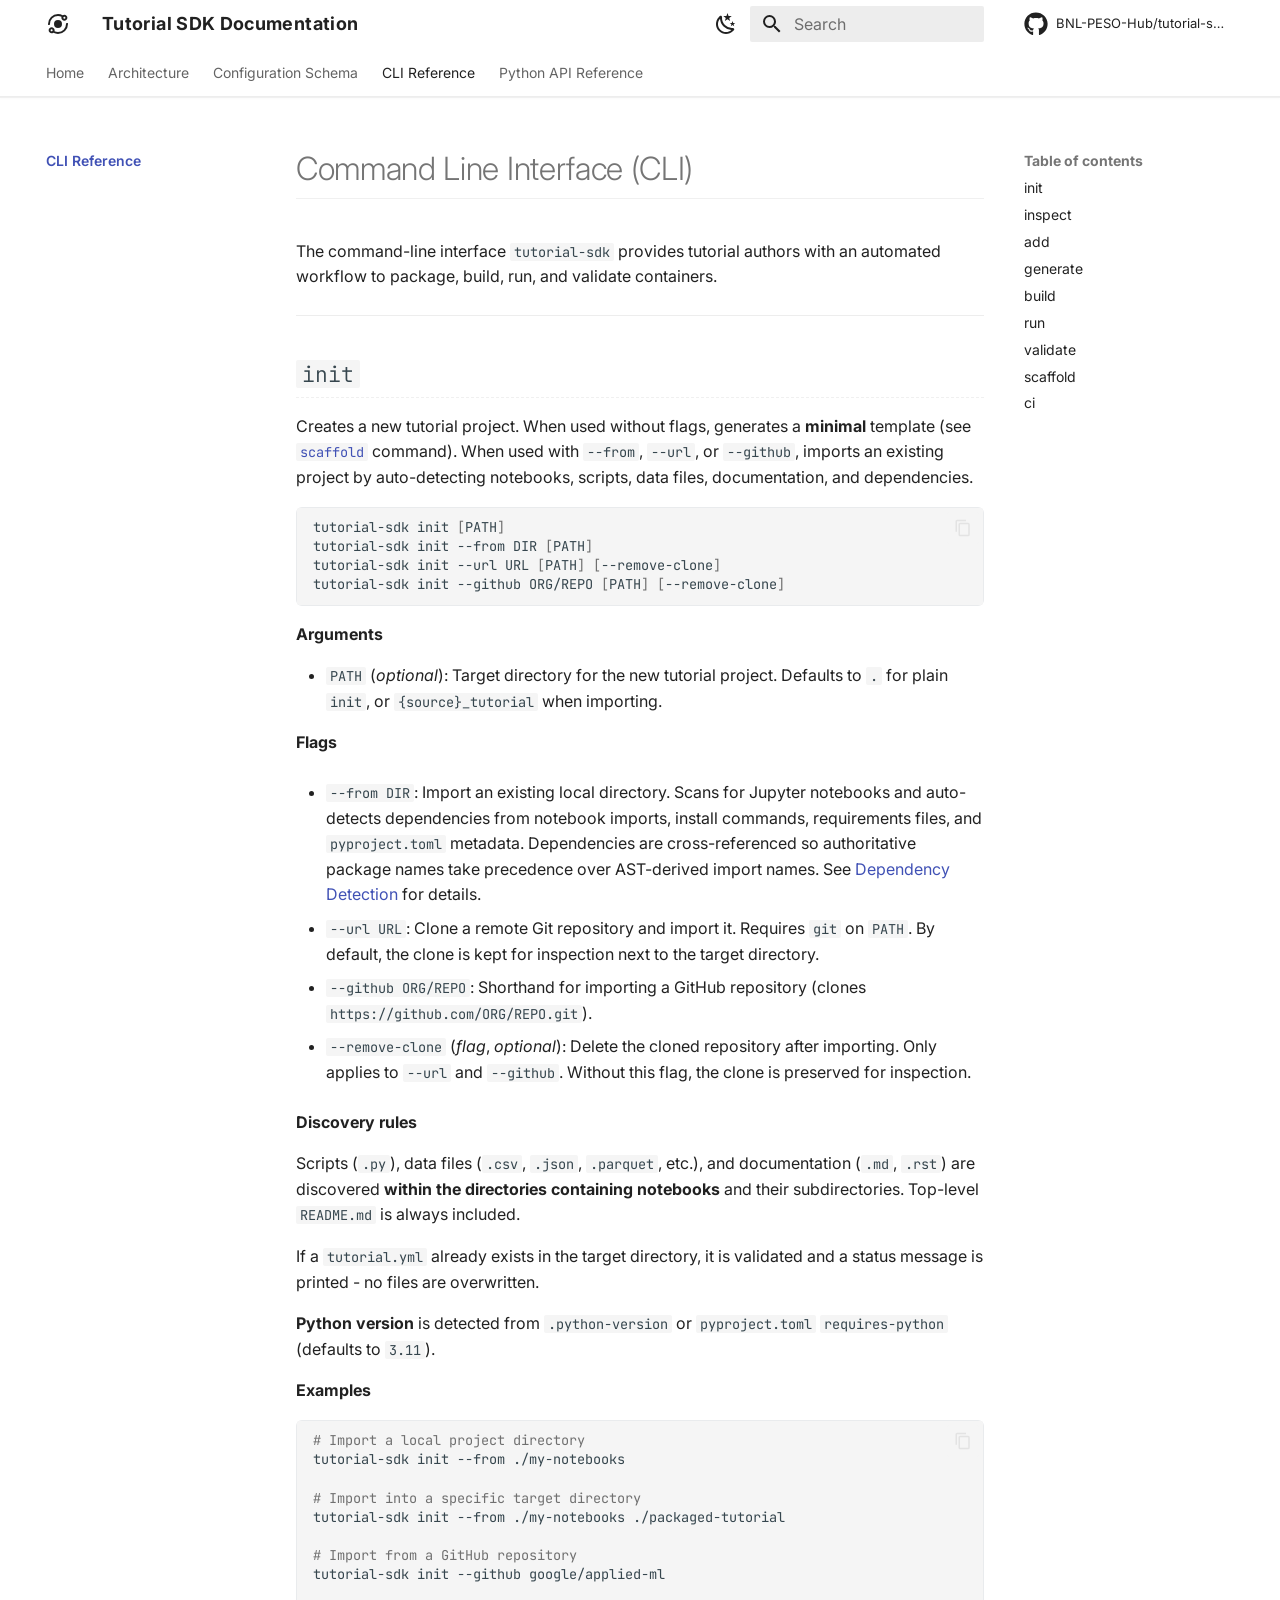
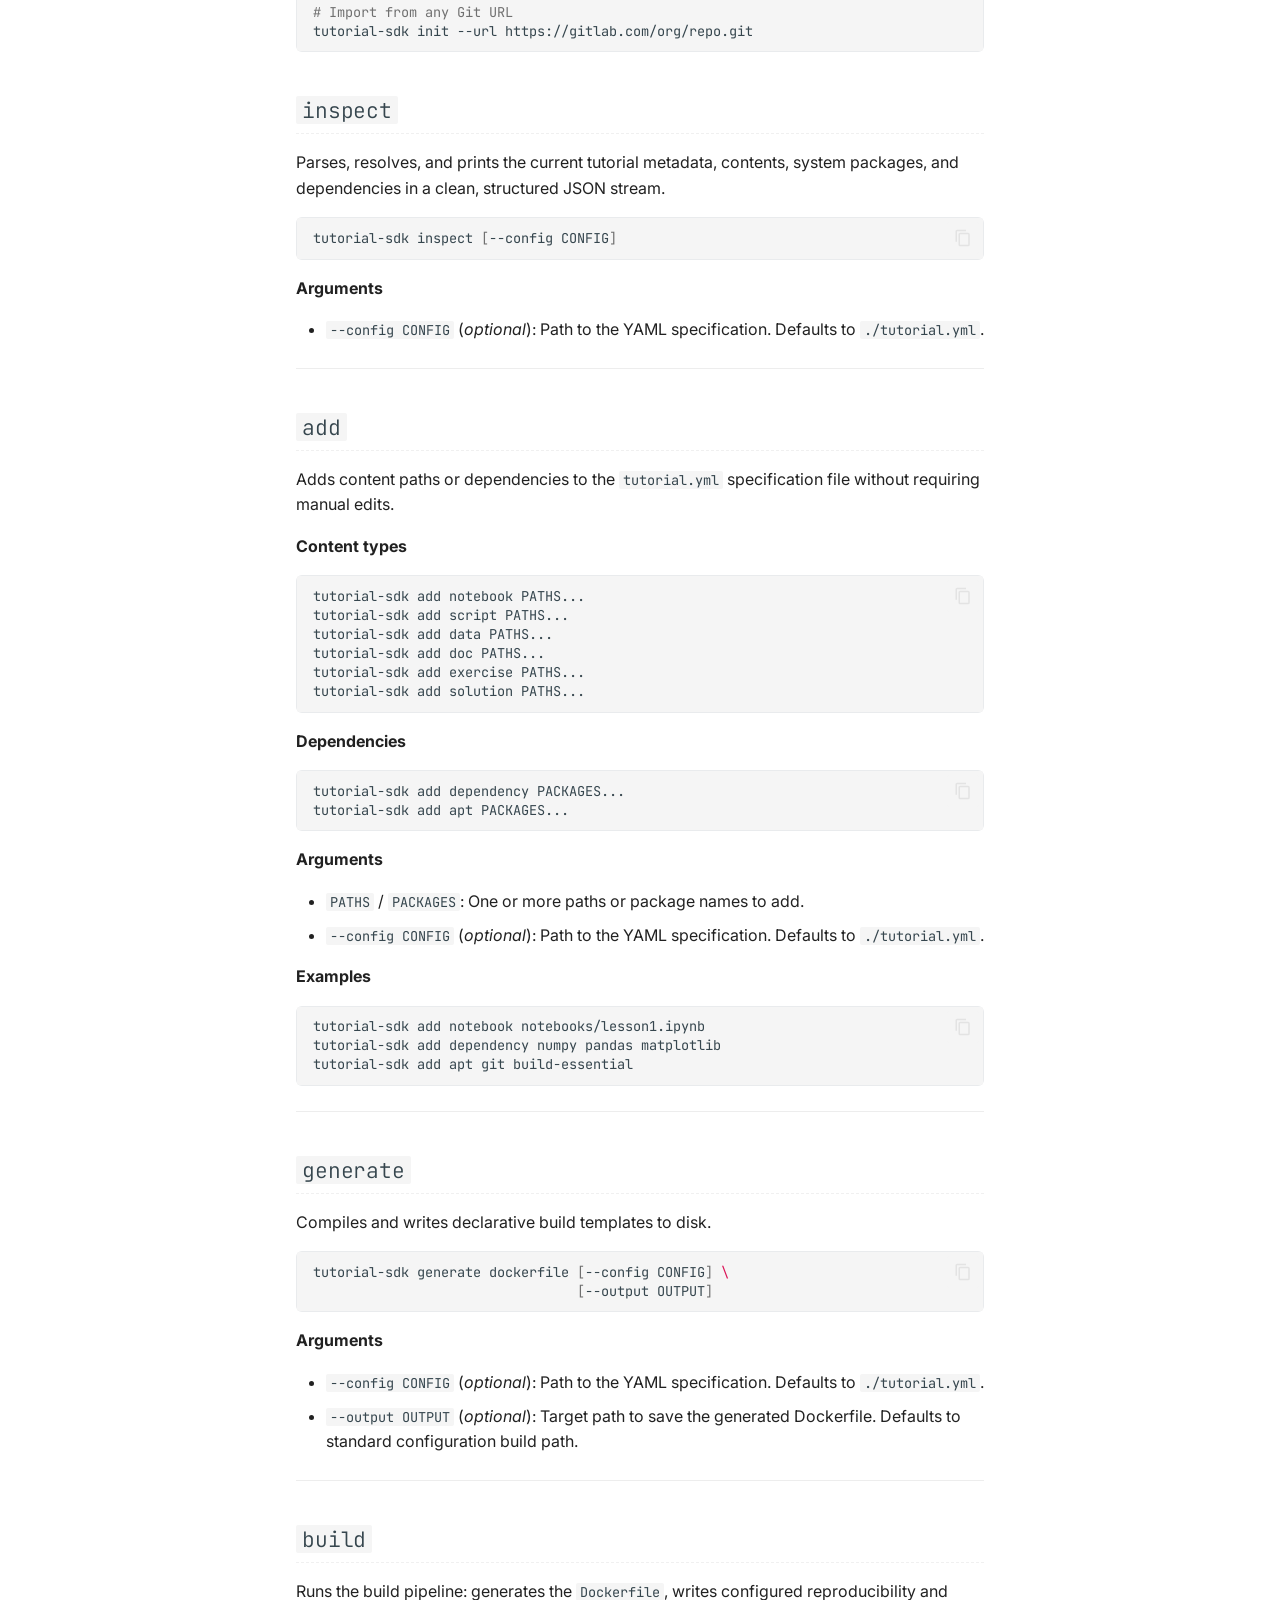
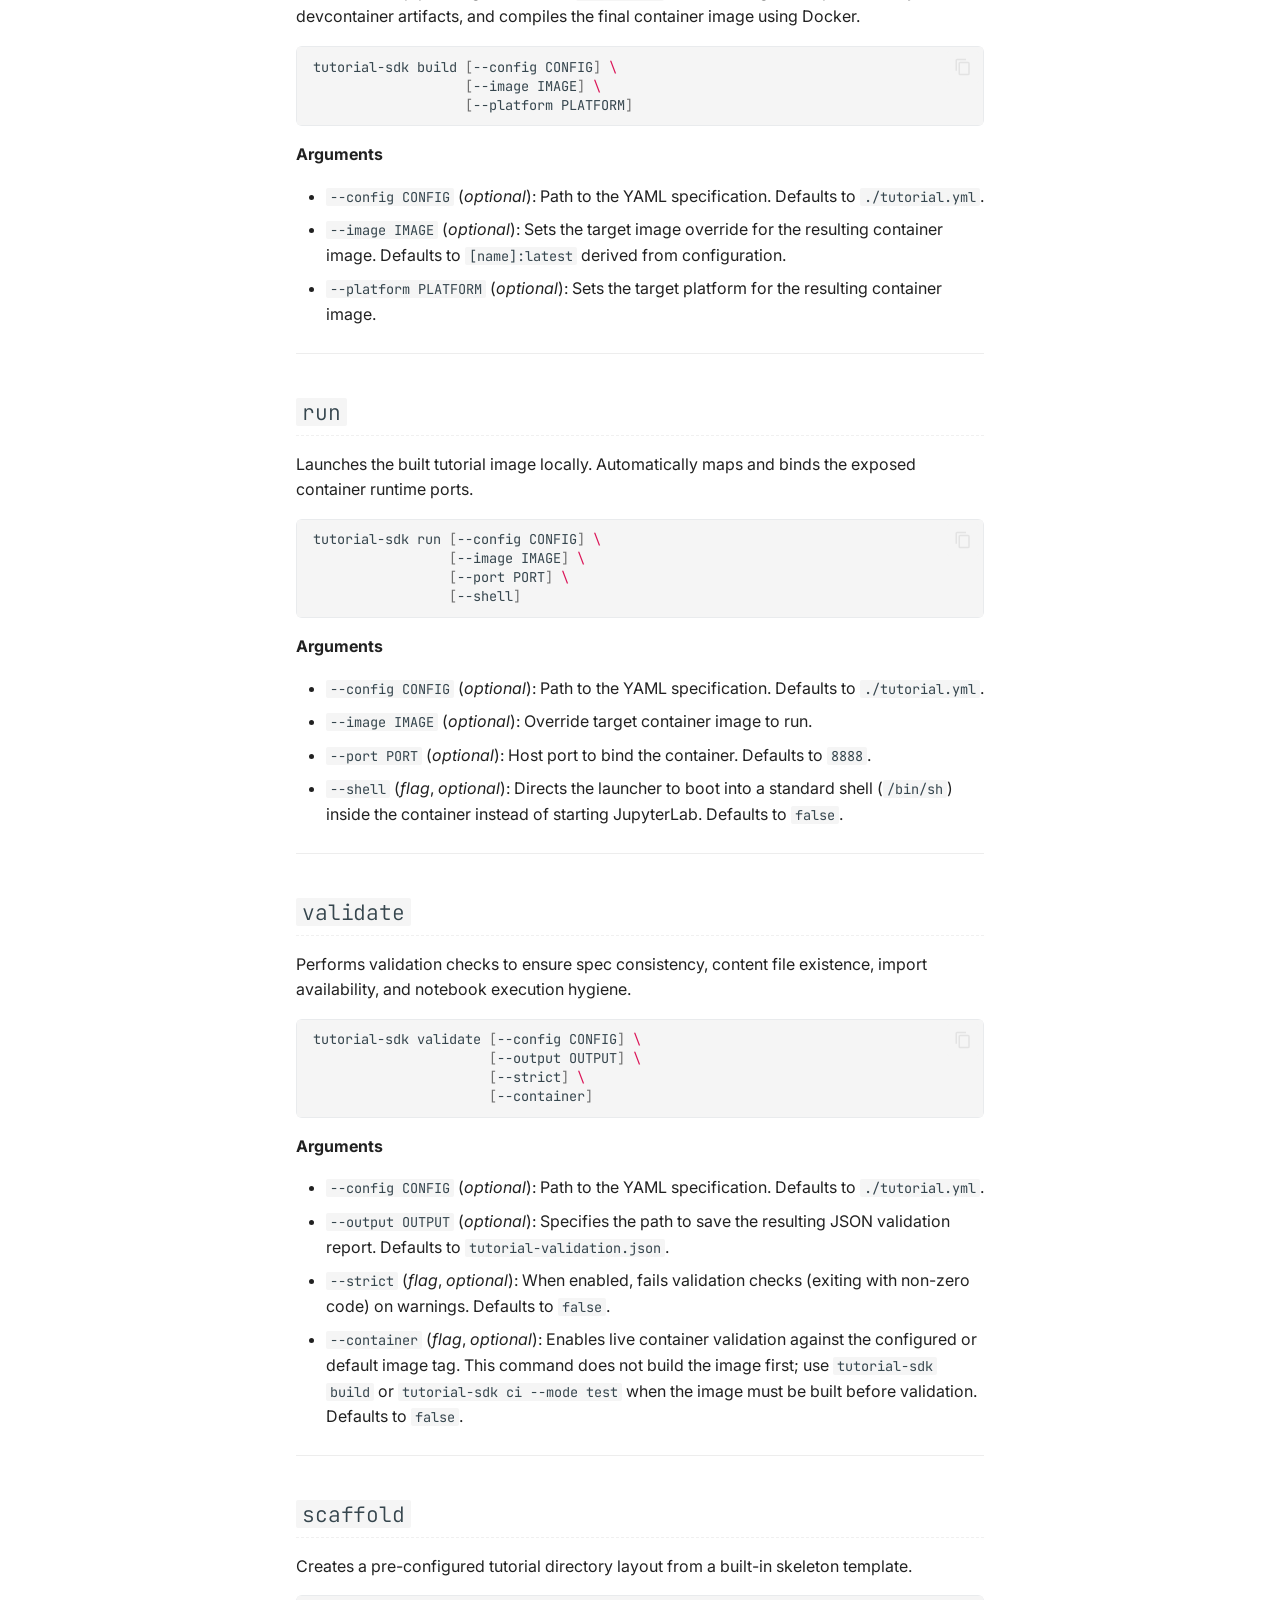
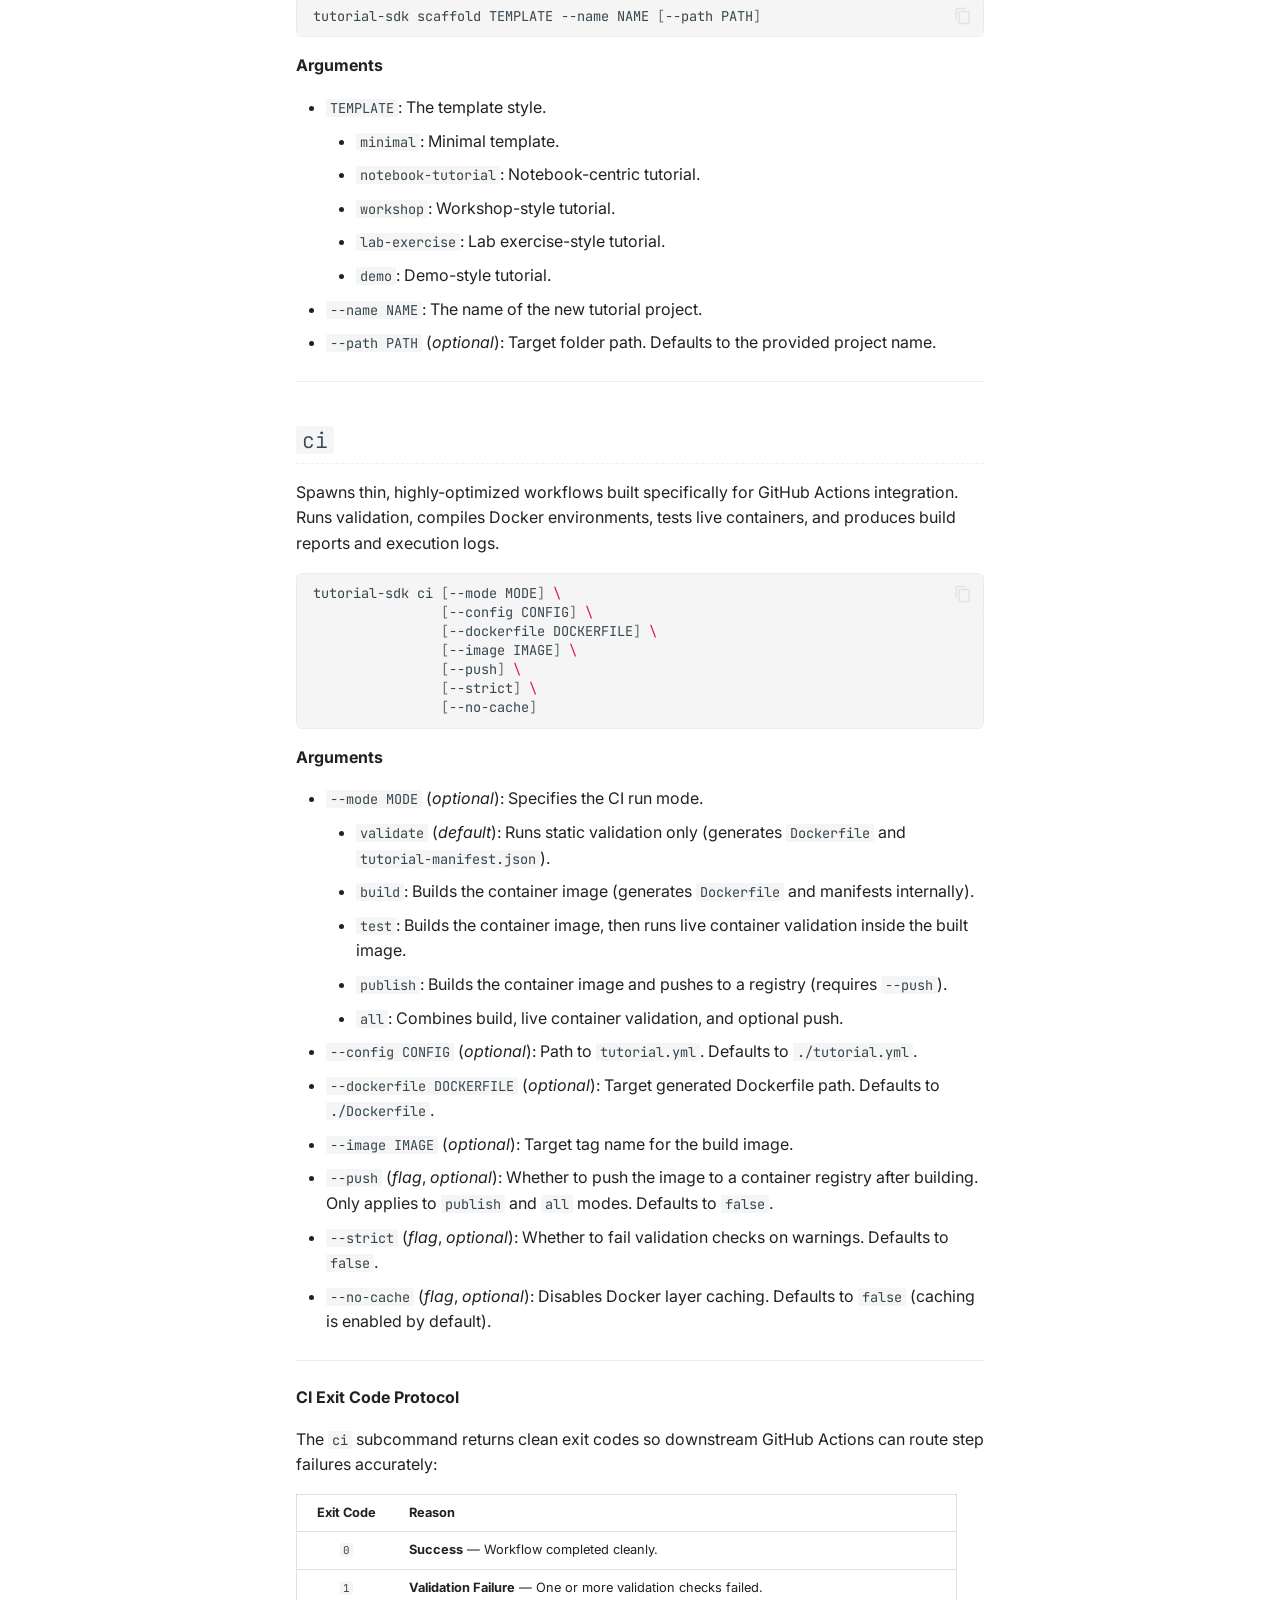
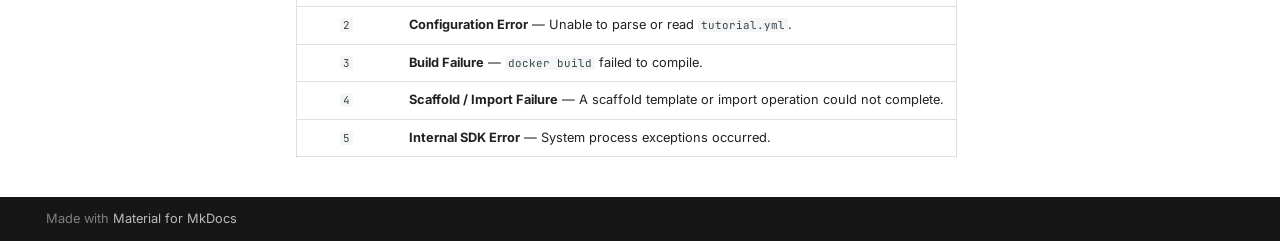
<file: cli/index.html>
<!doctype html>
<html lang="en" class="no-js">
  <head>
    
      <meta charset="utf-8">
      <meta name="viewport" content="width=device-width,initial-scale=1">
      
        <meta name="description" content="A declarative, configuration-driven SDK for building, validating, and deploying reproducible tutorial packages.">
      
      
      
        <link rel="canonical" href="https://bnl-peso-hub.github.io/tutorial-sdk/cli/">
      
      
        <link rel="prev" href="../config-schema/">
      
      
        <link rel="next" href="../api-example/">
      
      
        
      
      
      <link rel="icon" href="../assets/images/favicon.svg">
      <meta name="generator" content="mkdocs-1.6.1, mkdocs-material-9.7.7">
    
    
      
        <title>CLI Reference - Tutorial SDK Documentation</title>
      
    
    
      <link rel="stylesheet" href="../assets/stylesheets/main.ec1eaa64.min.css">
      
        
        <link rel="stylesheet" href="../assets/stylesheets/palette.ab4e12ef.min.css">
      
      


    
    
      
    
    
      
        
        
        <link rel="preconnect" href="https://fonts.gstatic.com" crossorigin>
        <link rel="stylesheet" href="https://fonts.googleapis.com/css?family=Inter:300,300i,400,400i,700,700i%7CJetBrains+Mono:400,400i,700,700i&display=fallback">
        <style>:root{--md-text-font:"Inter";--md-code-font:"JetBrains Mono"}</style>
      
    
    
      <link rel="stylesheet" href="../assets/_mkdocstrings.css">
    
      <link rel="stylesheet" href="../assets/stylesheets/extra.css">
    
    <script>__md_scope=new URL("..",location),__md_hash=e=>[...e].reduce(((e,_)=>(e<<5)-e+_.charCodeAt(0)),0),__md_get=(e,_=localStorage,t=__md_scope)=>JSON.parse(_.getItem(t.pathname+"."+e)),__md_set=(e,_,t=localStorage,a=__md_scope)=>{try{t.setItem(a.pathname+"."+e,JSON.stringify(_))}catch(e){}}</script>
    
      

    
    
  </head>
  
  
    
    
      
    
    
    
    
    <body dir="ltr" data-md-color-scheme="default" data-md-color-primary="white" data-md-color-accent="deep-orange">
  
    
    <input class="md-toggle" data-md-toggle="drawer" type="checkbox" id="__drawer" autocomplete="off">
    <input class="md-toggle" data-md-toggle="search" type="checkbox" id="__search" autocomplete="off">
    <label class="md-overlay" for="__drawer"></label>
    <div data-md-component="skip">
      
        
        <a href="#command-line-interface-cli" class="md-skip">
          Skip to content
        </a>
      
    </div>
    <div data-md-component="announce">
      
    </div>
    
    
      

  

<header class="md-header md-header--shadow md-header--lifted" data-md-component="header">
  <nav class="md-header__inner md-grid" aria-label="Header">
    <a href=".." title="Tutorial SDK Documentation" class="md-header__button md-logo" aria-label="Tutorial SDK Documentation" data-md-component="logo">
      
  
  <svg xmlns="http://www.w3.org/2000/svg" viewBox="0 0 24 24"><path d="M18.36 2.64c1.64 0 3 1.36 3 3 0 1.65-1.36 3-3 3-1.65 0-3-1.35-3-3 0-.3.05-.58.14-.84-1.07-.51-2.25-.8-3.5-.8a8 8 0 0 0-8 8l.04.84-1.99.21L2 12A10 10 0 0 1 12 2c1.69 0 3.28.42 4.67 1.16.49-.33 1.07-.52 1.69-.52m0 2a1 1 0 0 0-1 1 1 1 0 0 0 1 1c.56 0 1-.45 1-1 0-.56-.44-1-1-1M5.64 15.36c1.65 0 3 1.35 3 3 0 .3-.05.58-.14.84 1.07.51 2.25.8 3.5.8a8 8 0 0 0 8-8l-.04-.84 1.99-.21L22 12a10 10 0 0 1-10 10c-1.69 0-3.28-.42-4.67-1.16-.49.33-1.07.52-1.69.52-1.64 0-3-1.36-3-3 0-1.65 1.36-3 3-3m0 2c-.56 0-1 .45-1 1 0 .56.44 1 1 1a1 1 0 0 0 1-1 1 1 0 0 0-1-1M12 8a4 4 0 0 1 4 4 4 4 0 0 1-4 4 4 4 0 0 1-4-4 4 4 0 0 1 4-4"/></svg>

    </a>
    <label class="md-header__button md-icon" for="__drawer">
      
      <svg xmlns="http://www.w3.org/2000/svg" viewBox="0 0 24 24"><path d="M3 6h18v2H3zm0 5h18v2H3zm0 5h18v2H3z"/></svg>
    </label>
    <div class="md-header__title" data-md-component="header-title">
      <div class="md-header__ellipsis">
        <div class="md-header__topic">
          <span class="md-ellipsis">
            Tutorial SDK Documentation
          </span>
        </div>
        <div class="md-header__topic" data-md-component="header-topic">
          <span class="md-ellipsis">
            
              CLI Reference
            
          </span>
        </div>
      </div>
    </div>
    
      
        <form class="md-header__option" data-md-component="palette">
  
    
    
    
    <input class="md-option" data-md-color-media="" data-md-color-scheme="default" data-md-color-primary="white" data-md-color-accent="deep-orange"  aria-label="Switch to dark mode"  type="radio" name="__palette" id="__palette_0">
    
      <label class="md-header__button md-icon" title="Switch to dark mode" for="__palette_1" hidden>
        <svg xmlns="http://www.w3.org/2000/svg" viewBox="0 0 24 24"><path d="m17.75 4.09-2.53 1.94.91 3.06-2.63-1.81-2.63 1.81.91-3.06-2.53-1.94L12.44 4l1.06-3 1.06 3zm3.5 6.91-1.64 1.25.59 1.98-1.7-1.17-1.7 1.17.59-1.98L15.75 11l2.06-.05L18.5 9l.69 1.95zm-2.28 4.95c.83-.08 1.72 1.1 1.19 1.85-.32.45-.66.87-1.08 1.27C15.17 23 8.84 23 4.94 19.07c-3.91-3.9-3.91-10.24 0-14.14.4-.4.82-.76 1.27-1.08.75-.53 1.93.36 1.85 1.19-.27 2.86.69 5.83 2.89 8.02a9.96 9.96 0 0 0 8.02 2.89m-1.64 2.02a12.08 12.08 0 0 1-7.8-3.47c-2.17-2.19-3.33-5-3.49-7.82-2.81 3.14-2.7 7.96.31 10.98 3.02 3.01 7.84 3.12 10.98.31"/></svg>
      </label>
    
  
    
    
    
    <input class="md-option" data-md-color-media="" data-md-color-scheme="slate" data-md-color-primary="black" data-md-color-accent="amber"  aria-label="Switch to light mode"  type="radio" name="__palette" id="__palette_1">
    
      <label class="md-header__button md-icon" title="Switch to light mode" for="__palette_0" hidden>
        <svg xmlns="http://www.w3.org/2000/svg" viewBox="0 0 24 24"><path d="M12 7a5 5 0 0 1 5 5 5 5 0 0 1-5 5 5 5 0 0 1-5-5 5 5 0 0 1 5-5m0 2a3 3 0 0 0-3 3 3 3 0 0 0 3 3 3 3 0 0 0 3-3 3 3 0 0 0-3-3m0-7 2.39 3.42C13.65 5.15 12.84 5 12 5s-1.65.15-2.39.42zM3.34 7l4.16-.35A7.2 7.2 0 0 0 5.94 8.5c-.44.74-.69 1.5-.83 2.29zm.02 10 1.76-3.77a7.131 7.131 0 0 0 2.38 4.14zM20.65 7l-1.77 3.79a7.02 7.02 0 0 0-2.38-4.15zm-.01 10-4.14.36c.59-.51 1.12-1.14 1.54-1.86.42-.73.69-1.5.83-2.29zM12 22l-2.41-3.44c.74.27 1.55.44 2.41.44.82 0 1.63-.17 2.37-.44z"/></svg>
      </label>
    
  
</form>
      
    
    
      <script>var palette=__md_get("__palette");if(palette&&palette.color){if("(prefers-color-scheme)"===palette.color.media){var media=matchMedia("(prefers-color-scheme: light)"),input=document.querySelector(media.matches?"[data-md-color-media='(prefers-color-scheme: light)']":"[data-md-color-media='(prefers-color-scheme: dark)']");palette.color.media=input.getAttribute("data-md-color-media"),palette.color.scheme=input.getAttribute("data-md-color-scheme"),palette.color.primary=input.getAttribute("data-md-color-primary"),palette.color.accent=input.getAttribute("data-md-color-accent")}for(var[key,value]of Object.entries(palette.color))document.body.setAttribute("data-md-color-"+key,value)}</script>
    
    
    
      
      
        <label class="md-header__button md-icon" for="__search">
          
          <svg xmlns="http://www.w3.org/2000/svg" viewBox="0 0 24 24"><path d="M9.5 3A6.5 6.5 0 0 1 16 9.5c0 1.61-.59 3.09-1.56 4.23l.27.27h.79l5 5-1.5 1.5-5-5v-.79l-.27-.27A6.52 6.52 0 0 1 9.5 16 6.5 6.5 0 0 1 3 9.5 6.5 6.5 0 0 1 9.5 3m0 2C7 5 5 7 5 9.5S7 14 9.5 14 14 12 14 9.5 12 5 9.5 5"/></svg>
        </label>
        <div class="md-search" data-md-component="search" role="dialog">
  <label class="md-search__overlay" for="__search"></label>
  <div class="md-search__inner" role="search">
    <form class="md-search__form" name="search">
      <input type="text" class="md-search__input" name="query" aria-label="Search" placeholder="Search" autocapitalize="off" autocorrect="off" autocomplete="off" spellcheck="false" data-md-component="search-query" required>
      <label class="md-search__icon md-icon" for="__search">
        
        <svg xmlns="http://www.w3.org/2000/svg" viewBox="0 0 24 24"><path d="M9.5 3A6.5 6.5 0 0 1 16 9.5c0 1.61-.59 3.09-1.56 4.23l.27.27h.79l5 5-1.5 1.5-5-5v-.79l-.27-.27A6.52 6.52 0 0 1 9.5 16 6.5 6.5 0 0 1 3 9.5 6.5 6.5 0 0 1 9.5 3m0 2C7 5 5 7 5 9.5S7 14 9.5 14 14 12 14 9.5 12 5 9.5 5"/></svg>
        
        <svg xmlns="http://www.w3.org/2000/svg" viewBox="0 0 24 24"><path d="M20 11v2H8l5.5 5.5-1.42 1.42L4.16 12l7.92-7.92L13.5 5.5 8 11z"/></svg>
      </label>
      <nav class="md-search__options" aria-label="Search">
        
          <a href="javascript:void(0)" class="md-search__icon md-icon" title="Share" aria-label="Share" data-clipboard data-clipboard-text="" data-md-component="search-share" tabindex="-1">
            
            <svg xmlns="http://www.w3.org/2000/svg" viewBox="0 0 24 24"><path d="M18 16.08c-.76 0-1.44.3-1.96.77L8.91 12.7c.05-.23.09-.46.09-.7s-.04-.47-.09-.7l7.05-4.11c.54.5 1.25.81 2.04.81a3 3 0 0 0 3-3 3 3 0 0 0-3-3 3 3 0 0 0-3 3c0 .24.04.47.09.7L8.04 9.81C7.5 9.31 6.79 9 6 9a3 3 0 0 0-3 3 3 3 0 0 0 3 3c.79 0 1.5-.31 2.04-.81l7.12 4.15c-.05.21-.08.43-.08.66 0 1.61 1.31 2.91 2.92 2.91s2.92-1.3 2.92-2.91A2.92 2.92 0 0 0 18 16.08"/></svg>
          </a>
        
        <button type="reset" class="md-search__icon md-icon" title="Clear" aria-label="Clear" tabindex="-1">
          
          <svg xmlns="http://www.w3.org/2000/svg" viewBox="0 0 24 24"><path d="M19 6.41 17.59 5 12 10.59 6.41 5 5 6.41 10.59 12 5 17.59 6.41 19 12 13.41 17.59 19 19 17.59 13.41 12z"/></svg>
        </button>
      </nav>
      
        <div class="md-search__suggest" data-md-component="search-suggest"></div>
      
    </form>
    <div class="md-search__output">
      <div class="md-search__scrollwrap" tabindex="0" data-md-scrollfix>
        <div class="md-search-result" data-md-component="search-result">
          <div class="md-search-result__meta">
            Initializing search
          </div>
          <ol class="md-search-result__list" role="presentation"></ol>
        </div>
      </div>
    </div>
  </div>
</div>
      
    
    
      <div class="md-header__source">
        <a href="https://github.com/BNL-PESO-Hub/tutorial-sdk" title="Go to repository" class="md-source" data-md-component="source">
  <div class="md-source__icon md-icon">
    
    <svg xmlns="http://www.w3.org/2000/svg" viewBox="0 0 512 512"><!--! Font Awesome Free 7.1.0 by @fontawesome - https://fontawesome.com License - https://fontawesome.com/license/free (Icons: CC BY 4.0, Fonts: SIL OFL 1.1, Code: MIT License) Copyright 2025 Fonticons, Inc.--><path d="M173.9 397.4c0 2-2.3 3.6-5.2 3.6-3.3.3-5.6-1.3-5.6-3.6 0-2 2.3-3.6 5.2-3.6 3-.3 5.6 1.3 5.6 3.6m-31.1-4.5c-.7 2 1.3 4.3 4.3 4.9 2.6 1 5.6 0 6.2-2s-1.3-4.3-4.3-5.2c-2.6-.7-5.5.3-6.2 2.3m44.2-1.7c-2.9.7-4.9 2.6-4.6 4.9.3 2 2.9 3.3 5.9 2.6 2.9-.7 4.9-2.6 4.6-4.6-.3-1.9-3-3.2-5.9-2.9M252.8 8C114.1 8 8 113.3 8 252c0 110.9 69.8 205.8 169.5 239.2 12.8 2.3 17.3-5.6 17.3-12.1 0-6.2-.3-40.4-.3-61.4 0 0-70 15-84.7-29.8 0 0-11.4-29.1-27.8-36.6 0 0-22.9-15.7 1.6-15.4 0 0 24.9 2 38.6 25.8 21.9 38.6 58.6 27.5 72.9 20.9 2.3-16 8.8-27.1 16-33.7-55.9-6.2-112.3-14.3-112.3-110.5 0-27.5 7.6-41.3 23.6-58.9-2.6-6.5-11.1-33.3 2.6-67.9 20.9-6.5 69 27 69 27 20-5.6 41.5-8.5 62.8-8.5s42.8 2.9 62.8 8.5c0 0 48.1-33.6 69-27 13.7 34.7 5.2 61.4 2.6 67.9 16 17.7 25.8 31.5 25.8 58.9 0 96.5-58.9 104.2-114.8 110.5 9.2 7.9 17 22.9 17 46.4 0 33.7-.3 75.4-.3 83.6 0 6.5 4.6 14.4 17.3 12.1C436.2 457.8 504 362.9 504 252 504 113.3 391.5 8 252.8 8M105.2 352.9c-1.3 1-1 3.3.7 5.2 1.6 1.6 3.9 2.3 5.2 1 1.3-1 1-3.3-.7-5.2-1.6-1.6-3.9-2.3-5.2-1m-10.8-8.1c-.7 1.3.3 2.9 2.3 3.9 1.6 1 3.6.7 4.3-.7.7-1.3-.3-2.9-2.3-3.9-2-.6-3.6-.3-4.3.7m32.4 35.6c-1.6 1.3-1 4.3 1.3 6.2 2.3 2.3 5.2 2.6 6.5 1 1.3-1.3.7-4.3-1.3-6.2-2.2-2.3-5.2-2.6-6.5-1m-11.4-14.7c-1.6 1-1.6 3.6 0 5.9s4.3 3.3 5.6 2.3c1.6-1.3 1.6-3.9 0-6.2-1.4-2.3-4-3.3-5.6-2"/></svg>
  </div>
  <div class="md-source__repository">
    BNL-PESO-Hub/tutorial-sdk
  </div>
</a>
      </div>
    
  </nav>
  
    
      
<nav class="md-tabs" aria-label="Tabs" data-md-component="tabs">
  <div class="md-grid">
    <ul class="md-tabs__list">
      
        
  
  
  
  
    <li class="md-tabs__item">
      <a href=".." class="md-tabs__link">
        
  
  
    
  
  Home

      </a>
    </li>
  

      
        
  
  
  
  
    <li class="md-tabs__item">
      <a href="../architecture/" class="md-tabs__link">
        
  
  
    
  
  Architecture

      </a>
    </li>
  

      
        
  
  
  
  
    <li class="md-tabs__item">
      <a href="../config-schema/" class="md-tabs__link">
        
  
  
    
  
  Configuration Schema

      </a>
    </li>
  

      
        
  
  
  
    
  
  
    <li class="md-tabs__item md-tabs__item--active">
      <a href="./" class="md-tabs__link">
        
  
  
    
  
  CLI Reference

      </a>
    </li>
  

      
        
  
  
  
  
    
    
      <li class="md-tabs__item">
        <a href="../api-example/" class="md-tabs__link">
          
  
  
    
  
  Python API Reference

        </a>
      </li>
    
  

      
    </ul>
  </div>
</nav>
    
  
</header>
    
    <div class="md-container" data-md-component="container">
      
      
        
      
      <main class="md-main" data-md-component="main">
        <div class="md-main__inner md-grid">
          
            
              
              <div class="md-sidebar md-sidebar--primary" data-md-component="sidebar" data-md-type="navigation" >
                <div class="md-sidebar__scrollwrap">
                  <div class="md-sidebar__inner">
                    


  


<nav class="md-nav md-nav--primary md-nav--lifted" aria-label="Navigation" data-md-level="0">
  <label class="md-nav__title" for="__drawer">
    <a href=".." title="Tutorial SDK Documentation" class="md-nav__button md-logo" aria-label="Tutorial SDK Documentation" data-md-component="logo">
      
  
  <svg xmlns="http://www.w3.org/2000/svg" viewBox="0 0 24 24"><path d="M18.36 2.64c1.64 0 3 1.36 3 3 0 1.65-1.36 3-3 3-1.65 0-3-1.35-3-3 0-.3.05-.58.14-.84-1.07-.51-2.25-.8-3.5-.8a8 8 0 0 0-8 8l.04.84-1.99.21L2 12A10 10 0 0 1 12 2c1.69 0 3.28.42 4.67 1.16.49-.33 1.07-.52 1.69-.52m0 2a1 1 0 0 0-1 1 1 1 0 0 0 1 1c.56 0 1-.45 1-1 0-.56-.44-1-1-1M5.64 15.36c1.65 0 3 1.35 3 3 0 .3-.05.58-.14.84 1.07.51 2.25.8 3.5.8a8 8 0 0 0 8-8l-.04-.84 1.99-.21L22 12a10 10 0 0 1-10 10c-1.69 0-3.28-.42-4.67-1.16-.49.33-1.07.52-1.69.52-1.64 0-3-1.36-3-3 0-1.65 1.36-3 3-3m0 2c-.56 0-1 .45-1 1 0 .56.44 1 1 1a1 1 0 0 0 1-1 1 1 0 0 0-1-1M12 8a4 4 0 0 1 4 4 4 4 0 0 1-4 4 4 4 0 0 1-4-4 4 4 0 0 1 4-4"/></svg>

    </a>
    Tutorial SDK Documentation
  </label>
  
    <div class="md-nav__source">
      <a href="https://github.com/BNL-PESO-Hub/tutorial-sdk" title="Go to repository" class="md-source" data-md-component="source">
  <div class="md-source__icon md-icon">
    
    <svg xmlns="http://www.w3.org/2000/svg" viewBox="0 0 512 512"><!--! Font Awesome Free 7.1.0 by @fontawesome - https://fontawesome.com License - https://fontawesome.com/license/free (Icons: CC BY 4.0, Fonts: SIL OFL 1.1, Code: MIT License) Copyright 2025 Fonticons, Inc.--><path d="M173.9 397.4c0 2-2.3 3.6-5.2 3.6-3.3.3-5.6-1.3-5.6-3.6 0-2 2.3-3.6 5.2-3.6 3-.3 5.6 1.3 5.6 3.6m-31.1-4.5c-.7 2 1.3 4.3 4.3 4.9 2.6 1 5.6 0 6.2-2s-1.3-4.3-4.3-5.2c-2.6-.7-5.5.3-6.2 2.3m44.2-1.7c-2.9.7-4.9 2.6-4.6 4.9.3 2 2.9 3.3 5.9 2.6 2.9-.7 4.9-2.6 4.6-4.6-.3-1.9-3-3.2-5.9-2.9M252.8 8C114.1 8 8 113.3 8 252c0 110.9 69.8 205.8 169.5 239.2 12.8 2.3 17.3-5.6 17.3-12.1 0-6.2-.3-40.4-.3-61.4 0 0-70 15-84.7-29.8 0 0-11.4-29.1-27.8-36.6 0 0-22.9-15.7 1.6-15.4 0 0 24.9 2 38.6 25.8 21.9 38.6 58.6 27.5 72.9 20.9 2.3-16 8.8-27.1 16-33.7-55.9-6.2-112.3-14.3-112.3-110.5 0-27.5 7.6-41.3 23.6-58.9-2.6-6.5-11.1-33.3 2.6-67.9 20.9-6.5 69 27 69 27 20-5.6 41.5-8.5 62.8-8.5s42.8 2.9 62.8 8.5c0 0 48.1-33.6 69-27 13.7 34.7 5.2 61.4 2.6 67.9 16 17.7 25.8 31.5 25.8 58.9 0 96.5-58.9 104.2-114.8 110.5 9.2 7.9 17 22.9 17 46.4 0 33.7-.3 75.4-.3 83.6 0 6.5 4.6 14.4 17.3 12.1C436.2 457.8 504 362.9 504 252 504 113.3 391.5 8 252.8 8M105.2 352.9c-1.3 1-1 3.3.7 5.2 1.6 1.6 3.9 2.3 5.2 1 1.3-1 1-3.3-.7-5.2-1.6-1.6-3.9-2.3-5.2-1m-10.8-8.1c-.7 1.3.3 2.9 2.3 3.9 1.6 1 3.6.7 4.3-.7.7-1.3-.3-2.9-2.3-3.9-2-.6-3.6-.3-4.3.7m32.4 35.6c-1.6 1.3-1 4.3 1.3 6.2 2.3 2.3 5.2 2.6 6.5 1 1.3-1.3.7-4.3-1.3-6.2-2.2-2.3-5.2-2.6-6.5-1m-11.4-14.7c-1.6 1-1.6 3.6 0 5.9s4.3 3.3 5.6 2.3c1.6-1.3 1.6-3.9 0-6.2-1.4-2.3-4-3.3-5.6-2"/></svg>
  </div>
  <div class="md-source__repository">
    BNL-PESO-Hub/tutorial-sdk
  </div>
</a>
    </div>
  
  <ul class="md-nav__list" data-md-scrollfix>
    
      
      
  
  
  
  
    <li class="md-nav__item">
      <a href=".." class="md-nav__link">
        
  
  
  <span class="md-ellipsis">
    
  
    Home
  

    
  </span>
  
  

      </a>
    </li>
  

    
      
      
  
  
  
  
    <li class="md-nav__item">
      <a href="../architecture/" class="md-nav__link">
        
  
  
  <span class="md-ellipsis">
    
  
    Architecture
  

    
  </span>
  
  

      </a>
    </li>
  

    
      
      
  
  
  
  
    <li class="md-nav__item">
      <a href="../config-schema/" class="md-nav__link">
        
  
  
  <span class="md-ellipsis">
    
  
    Configuration Schema
  

    
  </span>
  
  

      </a>
    </li>
  

    
      
      
  
  
    
  
  
  
    <li class="md-nav__item md-nav__item--active">
      
      <input class="md-nav__toggle md-toggle" type="checkbox" id="__toc">
      
      
        
      
      
        <label class="md-nav__link md-nav__link--active" for="__toc">
          
  
  
  <span class="md-ellipsis">
    
  
    CLI Reference
  

    
  </span>
  
  

          <span class="md-nav__icon md-icon"></span>
        </label>
      
      <a href="./" class="md-nav__link md-nav__link--active">
        
  
  
  <span class="md-ellipsis">
    
  
    CLI Reference
  

    
  </span>
  
  

      </a>
      
        

<nav class="md-nav md-nav--secondary" aria-label="Table of contents">
  
  
  
    
  
  
    <label class="md-nav__title" for="__toc">
      <span class="md-nav__icon md-icon"></span>
      Table of contents
    </label>
    <ul class="md-nav__list" data-md-component="toc" data-md-scrollfix>
      
        <li class="md-nav__item">
  <a href="#init" class="md-nav__link">
    <span class="md-ellipsis">
      
        init
      
    </span>
  </a>
  
</li>
      
        <li class="md-nav__item">
  <a href="#inspect" class="md-nav__link">
    <span class="md-ellipsis">
      
        inspect
      
    </span>
  </a>
  
</li>
      
        <li class="md-nav__item">
  <a href="#add" class="md-nav__link">
    <span class="md-ellipsis">
      
        add
      
    </span>
  </a>
  
</li>
      
        <li class="md-nav__item">
  <a href="#generate" class="md-nav__link">
    <span class="md-ellipsis">
      
        generate
      
    </span>
  </a>
  
</li>
      
        <li class="md-nav__item">
  <a href="#build" class="md-nav__link">
    <span class="md-ellipsis">
      
        build
      
    </span>
  </a>
  
</li>
      
        <li class="md-nav__item">
  <a href="#run" class="md-nav__link">
    <span class="md-ellipsis">
      
        run
      
    </span>
  </a>
  
</li>
      
        <li class="md-nav__item">
  <a href="#validate" class="md-nav__link">
    <span class="md-ellipsis">
      
        validate
      
    </span>
  </a>
  
</li>
      
        <li class="md-nav__item">
  <a href="#scaffold" class="md-nav__link">
    <span class="md-ellipsis">
      
        scaffold
      
    </span>
  </a>
  
</li>
      
        <li class="md-nav__item">
  <a href="#ci" class="md-nav__link">
    <span class="md-ellipsis">
      
        ci
      
    </span>
  </a>
  
</li>
      
    </ul>
  
</nav>
      
    </li>
  

    
      
      
  
  
  
  
    
    
      
        
      
        
      
        
      
    
    
    
      
      
        
      
    
    
    <li class="md-nav__item md-nav__item--nested">
      
        
        
        <input class="md-nav__toggle md-toggle " type="checkbox" id="__nav_5" >
        
          
          <label class="md-nav__link" for="__nav_5" id="__nav_5_label" tabindex="0">
            
  
  
  <span class="md-ellipsis">
    
  
    Python API Reference
  

    
  </span>
  
  

            <span class="md-nav__icon md-icon"></span>
          </label>
        
        <nav class="md-nav" data-md-level="1" aria-labelledby="__nav_5_label" aria-expanded="false">
          <label class="md-nav__title" for="__nav_5">
            <span class="md-nav__icon md-icon"></span>
            
  
    Python API Reference
  

          </label>
          <ul class="md-nav__list" data-md-scrollfix>
            
              
                
  
  
  
  
    <li class="md-nav__item">
      <a href="../api-example/" class="md-nav__link">
        
  
  
  <span class="md-ellipsis">
    
  
    Usage Example
  

    
  </span>
  
  

      </a>
    </li>
  

              
            
              
                
  
  
  
  
    <li class="md-nav__item">
      <a href="../api-public/" class="md-nav__link">
        
  
  
  <span class="md-ellipsis">
    
  
    Public API
  

    
  </span>
  
  

      </a>
    </li>
  

              
            
              
                
  
  
  
  
    <li class="md-nav__item">
      <a href="../api-package/" class="md-nav__link">
        
  
  
  <span class="md-ellipsis">
    
  
    Full SDK API
  

    
  </span>
  
  

      </a>
    </li>
  

              
            
          </ul>
        </nav>
      
    </li>
  

    
  </ul>
</nav>
                  </div>
                </div>
              </div>
            
            
              
              <div class="md-sidebar md-sidebar--secondary" data-md-component="sidebar" data-md-type="toc" >
                <div class="md-sidebar__scrollwrap">
                  <div class="md-sidebar__inner">
                    

<nav class="md-nav md-nav--secondary" aria-label="Table of contents">
  
  
  
    
  
  
    <label class="md-nav__title" for="__toc">
      <span class="md-nav__icon md-icon"></span>
      Table of contents
    </label>
    <ul class="md-nav__list" data-md-component="toc" data-md-scrollfix>
      
        <li class="md-nav__item">
  <a href="#init" class="md-nav__link">
    <span class="md-ellipsis">
      
        init
      
    </span>
  </a>
  
</li>
      
        <li class="md-nav__item">
  <a href="#inspect" class="md-nav__link">
    <span class="md-ellipsis">
      
        inspect
      
    </span>
  </a>
  
</li>
      
        <li class="md-nav__item">
  <a href="#add" class="md-nav__link">
    <span class="md-ellipsis">
      
        add
      
    </span>
  </a>
  
</li>
      
        <li class="md-nav__item">
  <a href="#generate" class="md-nav__link">
    <span class="md-ellipsis">
      
        generate
      
    </span>
  </a>
  
</li>
      
        <li class="md-nav__item">
  <a href="#build" class="md-nav__link">
    <span class="md-ellipsis">
      
        build
      
    </span>
  </a>
  
</li>
      
        <li class="md-nav__item">
  <a href="#run" class="md-nav__link">
    <span class="md-ellipsis">
      
        run
      
    </span>
  </a>
  
</li>
      
        <li class="md-nav__item">
  <a href="#validate" class="md-nav__link">
    <span class="md-ellipsis">
      
        validate
      
    </span>
  </a>
  
</li>
      
        <li class="md-nav__item">
  <a href="#scaffold" class="md-nav__link">
    <span class="md-ellipsis">
      
        scaffold
      
    </span>
  </a>
  
</li>
      
        <li class="md-nav__item">
  <a href="#ci" class="md-nav__link">
    <span class="md-ellipsis">
      
        ci
      
    </span>
  </a>
  
</li>
      
    </ul>
  
</nav>
                  </div>
                </div>
              </div>
            
          
          
            <div class="md-content" data-md-component="content">
              
              <article class="md-content__inner md-typeset">
                
                  


  
  


<h1 id="command-line-interface-cli">Command Line Interface (CLI)</h1>
<p>The command-line interface <code>tutorial-sdk</code> provides tutorial authors with an automated workflow to package, build, run, and validate containers.</p>
<hr />
<h2 id="init"><code>init</code></h2>
<p>Creates a new tutorial project. When used without flags, generates a <strong>minimal</strong> template (see <a href="#scaffold"><code>scaffold</code></a> command). When used with <code>--from</code>, <code>--url</code>, or <code>--github</code>, imports an existing project by auto-detecting notebooks, scripts, data files, documentation, and dependencies.</p>
<div class="highlight"><pre><span></span><code>tutorial-sdk<span class="w"> </span>init<span class="w"> </span><span class="o">[</span>PATH<span class="o">]</span>
tutorial-sdk<span class="w"> </span>init<span class="w"> </span>--from<span class="w"> </span>DIR<span class="w"> </span><span class="o">[</span>PATH<span class="o">]</span>
tutorial-sdk<span class="w"> </span>init<span class="w"> </span>--url<span class="w"> </span>URL<span class="w"> </span><span class="o">[</span>PATH<span class="o">]</span><span class="w"> </span><span class="o">[</span>--remove-clone<span class="o">]</span>
tutorial-sdk<span class="w"> </span>init<span class="w"> </span>--github<span class="w"> </span>ORG/REPO<span class="w"> </span><span class="o">[</span>PATH<span class="o">]</span><span class="w"> </span><span class="o">[</span>--remove-clone<span class="o">]</span>
</code></pre></div>
<p><strong>Arguments</strong></p>
<ul>
<li><code>PATH</code> (<em>optional</em>): Target directory for the new tutorial project. Defaults to <code>.</code> for plain <code>init</code>, or <code>{source}_tutorial</code> when importing.</li>
</ul>
<p><strong>Flags</strong></p>
<ul>
<li>
<p><code>--from DIR</code>: Import an existing local directory. Scans for Jupyter notebooks and auto-detects dependencies from notebook imports, install commands, requirements files, and <code>pyproject.toml</code> metadata. Dependencies are cross-referenced so authoritative package names take precedence over AST-derived import names. See <a href="../architecture/#dependency-detection">Dependency Detection</a> for details.</p>
</li>
<li>
<p><code>--url URL</code>: Clone a remote Git repository and import it. Requires <code>git</code> on <code>PATH</code>. By default, the clone is kept for inspection next to the target directory.</p>
</li>
<li>
<p><code>--github ORG/REPO</code>: Shorthand for importing a GitHub repository (clones <code>https://github.com/ORG/REPO.git</code>).</p>
</li>
<li>
<p><code>--remove-clone</code> (<em>flag</em>, <em>optional</em>): Delete the cloned repository after importing. Only applies to <code>--url</code> and <code>--github</code>. Without this flag, the clone is preserved for inspection.</p>
</li>
</ul>
<p><strong>Discovery rules</strong></p>
<p>Scripts (<code>.py</code>), data files (<code>.csv</code>, <code>.json</code>, <code>.parquet</code>, etc.), and documentation (<code>.md</code>, <code>.rst</code>) are discovered <strong>within the directories containing notebooks</strong> and their subdirectories. Top-level <code>README.md</code> is always included.</p>
<p>If a <code>tutorial.yml</code> already exists in the target directory, it is validated and a status message is printed - no files are overwritten.</p>
<p><strong>Python version</strong> is detected from <code>.python-version</code> or <code>pyproject.toml</code> <code>requires-python</code> (defaults to <code>3.11</code>).</p>
<p><strong>Examples</strong></p>
<div class="highlight"><pre><span></span><code><span class="c1"># Import a local project directory</span>
tutorial-sdk<span class="w"> </span>init<span class="w"> </span>--from<span class="w"> </span>./my-notebooks

<span class="c1"># Import into a specific target directory</span>
tutorial-sdk<span class="w"> </span>init<span class="w"> </span>--from<span class="w"> </span>./my-notebooks<span class="w"> </span>./packaged-tutorial

<span class="c1"># Import from a GitHub repository</span>
tutorial-sdk<span class="w"> </span>init<span class="w"> </span>--github<span class="w"> </span>google/applied-ml

<span class="c1"># Import from any Git URL</span>
tutorial-sdk<span class="w"> </span>init<span class="w"> </span>--url<span class="w"> </span>https://gitlab.com/org/repo.git
</code></pre></div>
<h2 id="inspect"><code>inspect</code></h2>
<p>Parses, resolves, and prints the current tutorial metadata, contents, system packages, and dependencies in a clean, structured JSON stream.</p>
<div class="highlight"><pre><span></span><code>tutorial-sdk<span class="w"> </span>inspect<span class="w"> </span><span class="o">[</span>--config<span class="w"> </span>CONFIG<span class="o">]</span>
</code></pre></div>
<p><strong>Arguments</strong></p>
<ul>
<li><code>--config CONFIG</code> (<em>optional</em>): Path to the YAML specification. Defaults to <code>./tutorial.yml</code>.</li>
</ul>
<hr />
<h2 id="add"><code>add</code></h2>
<p>Adds content paths or dependencies to the <code>tutorial.yml</code> specification file without requiring manual edits.</p>
<p><strong>Content types</strong></p>
<div class="highlight"><pre><span></span><code>tutorial-sdk<span class="w"> </span>add<span class="w"> </span>notebook<span class="w"> </span>PATHS...
tutorial-sdk<span class="w"> </span>add<span class="w"> </span>script<span class="w"> </span>PATHS...
tutorial-sdk<span class="w"> </span>add<span class="w"> </span>data<span class="w"> </span>PATHS...
tutorial-sdk<span class="w"> </span>add<span class="w"> </span>doc<span class="w"> </span>PATHS...
tutorial-sdk<span class="w"> </span>add<span class="w"> </span>exercise<span class="w"> </span>PATHS...
tutorial-sdk<span class="w"> </span>add<span class="w"> </span>solution<span class="w"> </span>PATHS...
</code></pre></div>
<p><strong>Dependencies</strong></p>
<div class="highlight"><pre><span></span><code>tutorial-sdk<span class="w"> </span>add<span class="w"> </span>dependency<span class="w"> </span>PACKAGES...
tutorial-sdk<span class="w"> </span>add<span class="w"> </span>apt<span class="w"> </span>PACKAGES...
</code></pre></div>
<p><strong>Arguments</strong></p>
<ul>
<li><code>PATHS</code> / <code>PACKAGES</code>: One or more paths or package names to add.</li>
<li><code>--config CONFIG</code> (<em>optional</em>): Path to the YAML specification. Defaults to <code>./tutorial.yml</code>.</li>
</ul>
<p><strong>Examples</strong></p>
<div class="highlight"><pre><span></span><code>tutorial-sdk<span class="w"> </span>add<span class="w"> </span>notebook<span class="w"> </span>notebooks/lesson1.ipynb
tutorial-sdk<span class="w"> </span>add<span class="w"> </span>dependency<span class="w"> </span>numpy<span class="w"> </span>pandas<span class="w"> </span>matplotlib
tutorial-sdk<span class="w"> </span>add<span class="w"> </span>apt<span class="w"> </span>git<span class="w"> </span>build-essential
</code></pre></div>
<hr />
<h2 id="generate"><code>generate</code></h2>
<p>Compiles and writes declarative build templates to disk.</p>
<div class="highlight"><pre><span></span><code>tutorial-sdk<span class="w"> </span>generate<span class="w"> </span>dockerfile<span class="w"> </span><span class="o">[</span>--config<span class="w"> </span>CONFIG<span class="o">]</span><span class="w"> </span><span class="se">\</span>
<span class="w">                                 </span><span class="o">[</span>--output<span class="w"> </span>OUTPUT<span class="o">]</span>
</code></pre></div>
<p><strong>Arguments</strong></p>
<ul>
<li><code>--config CONFIG</code> (<em>optional</em>): Path to the YAML specification. Defaults to <code>./tutorial.yml</code>.</li>
<li><code>--output OUTPUT</code> (<em>optional</em>): Target path to save the generated Dockerfile. Defaults to standard configuration build path.</li>
</ul>
<hr />
<h2 id="build"><code>build</code></h2>
<p>Runs the build pipeline: generates the <code>Dockerfile</code>, writes configured
reproducibility and devcontainer artifacts, and compiles the final container
image using Docker.</p>
<div class="highlight"><pre><span></span><code>tutorial-sdk<span class="w"> </span>build<span class="w"> </span><span class="o">[</span>--config<span class="w"> </span>CONFIG<span class="o">]</span><span class="w"> </span><span class="se">\</span>
<span class="w">                   </span><span class="o">[</span>--image<span class="w"> </span>IMAGE<span class="o">]</span><span class="w"> </span><span class="se">\</span>
<span class="w">                   </span><span class="o">[</span>--platform<span class="w"> </span>PLATFORM<span class="o">]</span>
</code></pre></div>
<p><strong>Arguments</strong></p>
<ul>
<li><code>--config CONFIG</code> (<em>optional</em>): Path to the YAML specification. Defaults to <code>./tutorial.yml</code>.</li>
<li><code>--image IMAGE</code> (<em>optional</em>): Sets the target image override for the resulting container image. Defaults to <code>[name]:latest</code> derived from configuration.</li>
<li><code>--platform PLATFORM</code> (<em>optional</em>): Sets the target platform for the resulting container image.</li>
</ul>
<hr />
<h2 id="run"><code>run</code></h2>
<p>Launches the built tutorial image locally. Automatically maps and binds the exposed container runtime ports.</p>
<div class="highlight"><pre><span></span><code>tutorial-sdk<span class="w"> </span>run<span class="w"> </span><span class="o">[</span>--config<span class="w"> </span>CONFIG<span class="o">]</span><span class="w"> </span><span class="se">\</span>
<span class="w">                 </span><span class="o">[</span>--image<span class="w"> </span>IMAGE<span class="o">]</span><span class="w"> </span><span class="se">\</span>
<span class="w">                 </span><span class="o">[</span>--port<span class="w"> </span>PORT<span class="o">]</span><span class="w"> </span><span class="se">\</span>
<span class="w">                 </span><span class="o">[</span>--shell<span class="o">]</span>
</code></pre></div>
<p><strong>Arguments</strong></p>
<ul>
<li><code>--config CONFIG</code> (<em>optional</em>): Path to the YAML specification. Defaults to <code>./tutorial.yml</code>.</li>
<li><code>--image IMAGE</code> (<em>optional</em>): Override target container image to run.</li>
<li><code>--port PORT</code> (<em>optional</em>): Host port to bind the container. Defaults to <code>8888</code>.</li>
<li><code>--shell</code> (<em>flag</em>, <em>optional</em>): Directs the launcher to boot into a standard shell (<code>/bin/sh</code>) inside the container instead of starting JupyterLab. Defaults to <code>false</code>.</li>
</ul>
<hr />
<h2 id="validate"><code>validate</code></h2>
<p>Performs validation checks to ensure spec consistency, content file existence, import availability, and notebook execution hygiene.</p>
<div class="highlight"><pre><span></span><code>tutorial-sdk<span class="w"> </span>validate<span class="w"> </span><span class="o">[</span>--config<span class="w"> </span>CONFIG<span class="o">]</span><span class="w"> </span><span class="se">\</span>
<span class="w">                      </span><span class="o">[</span>--output<span class="w"> </span>OUTPUT<span class="o">]</span><span class="w"> </span><span class="se">\</span>
<span class="w">                      </span><span class="o">[</span>--strict<span class="o">]</span><span class="w"> </span><span class="se">\</span>
<span class="w">                      </span><span class="o">[</span>--container<span class="o">]</span>
</code></pre></div>
<p><strong>Arguments</strong></p>
<ul>
<li><code>--config CONFIG</code> (<em>optional</em>): Path to the YAML specification. Defaults to <code>./tutorial.yml</code>.</li>
<li><code>--output OUTPUT</code> (<em>optional</em>): Specifies the path to save the resulting JSON validation report. Defaults to <code>tutorial-validation.json</code>.</li>
<li><code>--strict</code> (<em>flag</em>, <em>optional</em>): When enabled, fails validation checks (exiting with non-zero code) on warnings. Defaults to <code>false</code>.</li>
<li><code>--container</code> (<em>flag</em>, <em>optional</em>): Enables live container validation against the configured or default image tag. This command does not build the image first; use <code>tutorial-sdk build</code> or <code>tutorial-sdk ci --mode test</code> when the image must be built before validation. Defaults to <code>false</code>.</li>
</ul>
<hr />
<h2 id="scaffold"><code>scaffold</code></h2>
<p>Creates a pre-configured tutorial directory layout from a built-in skeleton template.</p>
<div class="highlight"><pre><span></span><code>tutorial-sdk<span class="w"> </span>scaffold<span class="w"> </span>TEMPLATE<span class="w"> </span>--name<span class="w"> </span>NAME<span class="w"> </span><span class="o">[</span>--path<span class="w"> </span>PATH<span class="o">]</span>
</code></pre></div>
<p><strong>Arguments</strong></p>
<ul>
<li><code>TEMPLATE</code>: The template style.<ul>
<li><code>minimal</code>: Minimal template.</li>
<li><code>notebook-tutorial</code>: Notebook-centric tutorial.</li>
<li><code>workshop</code>: Workshop-style tutorial.</li>
<li><code>lab-exercise</code>: Lab exercise-style tutorial.</li>
<li><code>demo</code>: Demo-style tutorial.</li>
</ul>
</li>
<li><code>--name NAME</code>: The name of the new tutorial project.</li>
<li><code>--path PATH</code> (<em>optional</em>): Target folder path. Defaults to the provided project name.</li>
</ul>
<hr />
<h2 id="ci"><code>ci</code></h2>
<p>Spawns thin, highly-optimized workflows built specifically for GitHub Actions integration. Runs validation, compiles Docker environments, tests live containers, and produces build reports and execution logs.</p>
<div class="highlight"><pre><span></span><code>tutorial-sdk<span class="w"> </span>ci<span class="w"> </span><span class="o">[</span>--mode<span class="w"> </span>MODE<span class="o">]</span><span class="w"> </span><span class="se">\</span>
<span class="w">                </span><span class="o">[</span>--config<span class="w"> </span>CONFIG<span class="o">]</span><span class="w"> </span><span class="se">\</span>
<span class="w">                </span><span class="o">[</span>--dockerfile<span class="w"> </span>DOCKERFILE<span class="o">]</span><span class="w"> </span><span class="se">\</span>
<span class="w">                </span><span class="o">[</span>--image<span class="w"> </span>IMAGE<span class="o">]</span><span class="w"> </span><span class="se">\</span>
<span class="w">                </span><span class="o">[</span>--push<span class="o">]</span><span class="w"> </span><span class="se">\</span>
<span class="w">                </span><span class="o">[</span>--strict<span class="o">]</span><span class="w"> </span><span class="se">\</span>
<span class="w">                </span><span class="o">[</span>--no-cache<span class="o">]</span>
</code></pre></div>
<p><strong>Arguments</strong></p>
<ul>
<li><code>--mode MODE</code> (<em>optional</em>): Specifies the CI run mode.<ul>
<li><code>validate</code> (<em>default</em>): Runs static validation only (generates <code>Dockerfile</code> and <code>tutorial-manifest.json</code>).</li>
<li><code>build</code>: Builds the container image (generates <code>Dockerfile</code> and manifests internally).</li>
<li><code>test</code>: Builds the container image, then runs live container validation inside the built image.</li>
<li><code>publish</code>: Builds the container image and pushes to a registry (requires <code>--push</code>).</li>
<li><code>all</code>: Combines build, live container validation, and optional push.</li>
</ul>
</li>
<li><code>--config CONFIG</code> (<em>optional</em>): Path to <code>tutorial.yml</code>. Defaults to <code>./tutorial.yml</code>.</li>
<li><code>--dockerfile DOCKERFILE</code> (<em>optional</em>): Target generated Dockerfile path. Defaults to <code>./Dockerfile</code>.</li>
<li><code>--image IMAGE</code> (<em>optional</em>): Target tag name for the build image.</li>
<li><code>--push</code> (<em>flag</em>, <em>optional</em>): Whether to push the image to a container registry after building. Only applies to <code>publish</code> and <code>all</code> modes. Defaults to <code>false</code>.</li>
<li><code>--strict</code> (<em>flag</em>, <em>optional</em>): Whether to fail validation checks on warnings. Defaults to <code>false</code>.</li>
<li><code>--no-cache</code> (<em>flag</em>, <em>optional</em>): Disables Docker layer caching. Defaults to <code>false</code> (caching is enabled by default).</li>
</ul>
<hr />
<p><strong>CI Exit Code Protocol</strong></p>
<p>The <code>ci</code> subcommand returns clean exit codes so downstream GitHub Actions can route step failures accurately:</p>
<table>
<thead>
<tr>
<th style="text-align: center;">Exit Code</th>
<th style="text-align: left;">Reason</th>
</tr>
</thead>
<tbody>
<tr>
<td style="text-align: center;"><code>0</code></td>
<td style="text-align: left;"><strong>Success</strong> — Workflow completed cleanly.</td>
</tr>
<tr>
<td style="text-align: center;"><code>1</code></td>
<td style="text-align: left;"><strong>Validation Failure</strong> — One or more validation checks failed.</td>
</tr>
<tr>
<td style="text-align: center;"><code>2</code></td>
<td style="text-align: left;"><strong>Configuration Error</strong> — Unable to parse or read <code>tutorial.yml</code>.</td>
</tr>
<tr>
<td style="text-align: center;"><code>3</code></td>
<td style="text-align: left;"><strong>Build Failure</strong> — <code>docker build</code> failed to compile.</td>
</tr>
<tr>
<td style="text-align: center;"><code>4</code></td>
<td style="text-align: left;"><strong>Scaffold / Import Failure</strong> — A scaffold template or import operation could not complete.</td>
</tr>
<tr>
<td style="text-align: center;"><code>5</code></td>
<td style="text-align: left;"><strong>Internal SDK Error</strong> — System process exceptions occurred.</td>
</tr>
</tbody>
</table>












                
              </article>
            </div>
          
          
  <script>var tabs=__md_get("__tabs");if(Array.isArray(tabs))e:for(var set of document.querySelectorAll(".tabbed-set")){var labels=set.querySelector(".tabbed-labels");for(var tab of tabs)for(var label of labels.getElementsByTagName("label"))if(label.innerText.trim()===tab){var input=document.getElementById(label.htmlFor);input.checked=!0;continue e}}</script>

<script>var target=document.getElementById(location.hash.slice(1));target&&target.name&&(target.checked=target.name.startsWith("__tabbed_"))</script>
        </div>
        
          <button type="button" class="md-top md-icon" data-md-component="top" hidden>
  
  <svg xmlns="http://www.w3.org/2000/svg" viewBox="0 0 24 24"><path d="M13 20h-2V8l-5.5 5.5-1.42-1.42L12 4.16l7.92 7.92-1.42 1.42L13 8z"/></svg>
  Back to top
</button>
        
      </main>
      
        <footer class="md-footer">
  
  <div class="md-footer-meta md-typeset">
    <div class="md-footer-meta__inner md-grid">
      <div class="md-copyright">
  
  
    Made with
    <a href="https://squidfunk.github.io/mkdocs-material/" target="_blank" rel="noopener">
      Material for MkDocs
    </a>
  
</div>
      
    </div>
  </div>
</footer>
      
    </div>
    <div class="md-dialog" data-md-component="dialog">
      <div class="md-dialog__inner md-typeset"></div>
    </div>
    
    
    
      
      
      <script id="__config" type="application/json">{"annotate": null, "base": "..", "features": ["navigation.instant", "navigation.instant.prefetch", "navigation.tabs", "navigation.tabs.sticky", "navigation.sections", "navigation.top", "navigation.tracking", "navigation.indexes", "search.suggest", "search.highlight", "search.share", "content.code.copy", "content.code.annotate", "content.tabs.link", "toc.follow"], "search": "../assets/javascripts/workers/search.2c215733.min.js", "tags": null, "translations": {"clipboard.copied": "Copied to clipboard", "clipboard.copy": "Copy to clipboard", "search.result.more.one": "1 more on this page", "search.result.more.other": "# more on this page", "search.result.none": "No matching documents", "search.result.one": "1 matching document", "search.result.other": "# matching documents", "search.result.placeholder": "Type to start searching", "search.result.term.missing": "Missing", "select.version": "Select version"}, "version": null}</script>
    
    
      <script src="../assets/javascripts/bundle.d7400e89.min.js"></script>
      
        <script src="../assets/javascripts/tables.js"></script>
      
    
  </body>
</html>
</file>
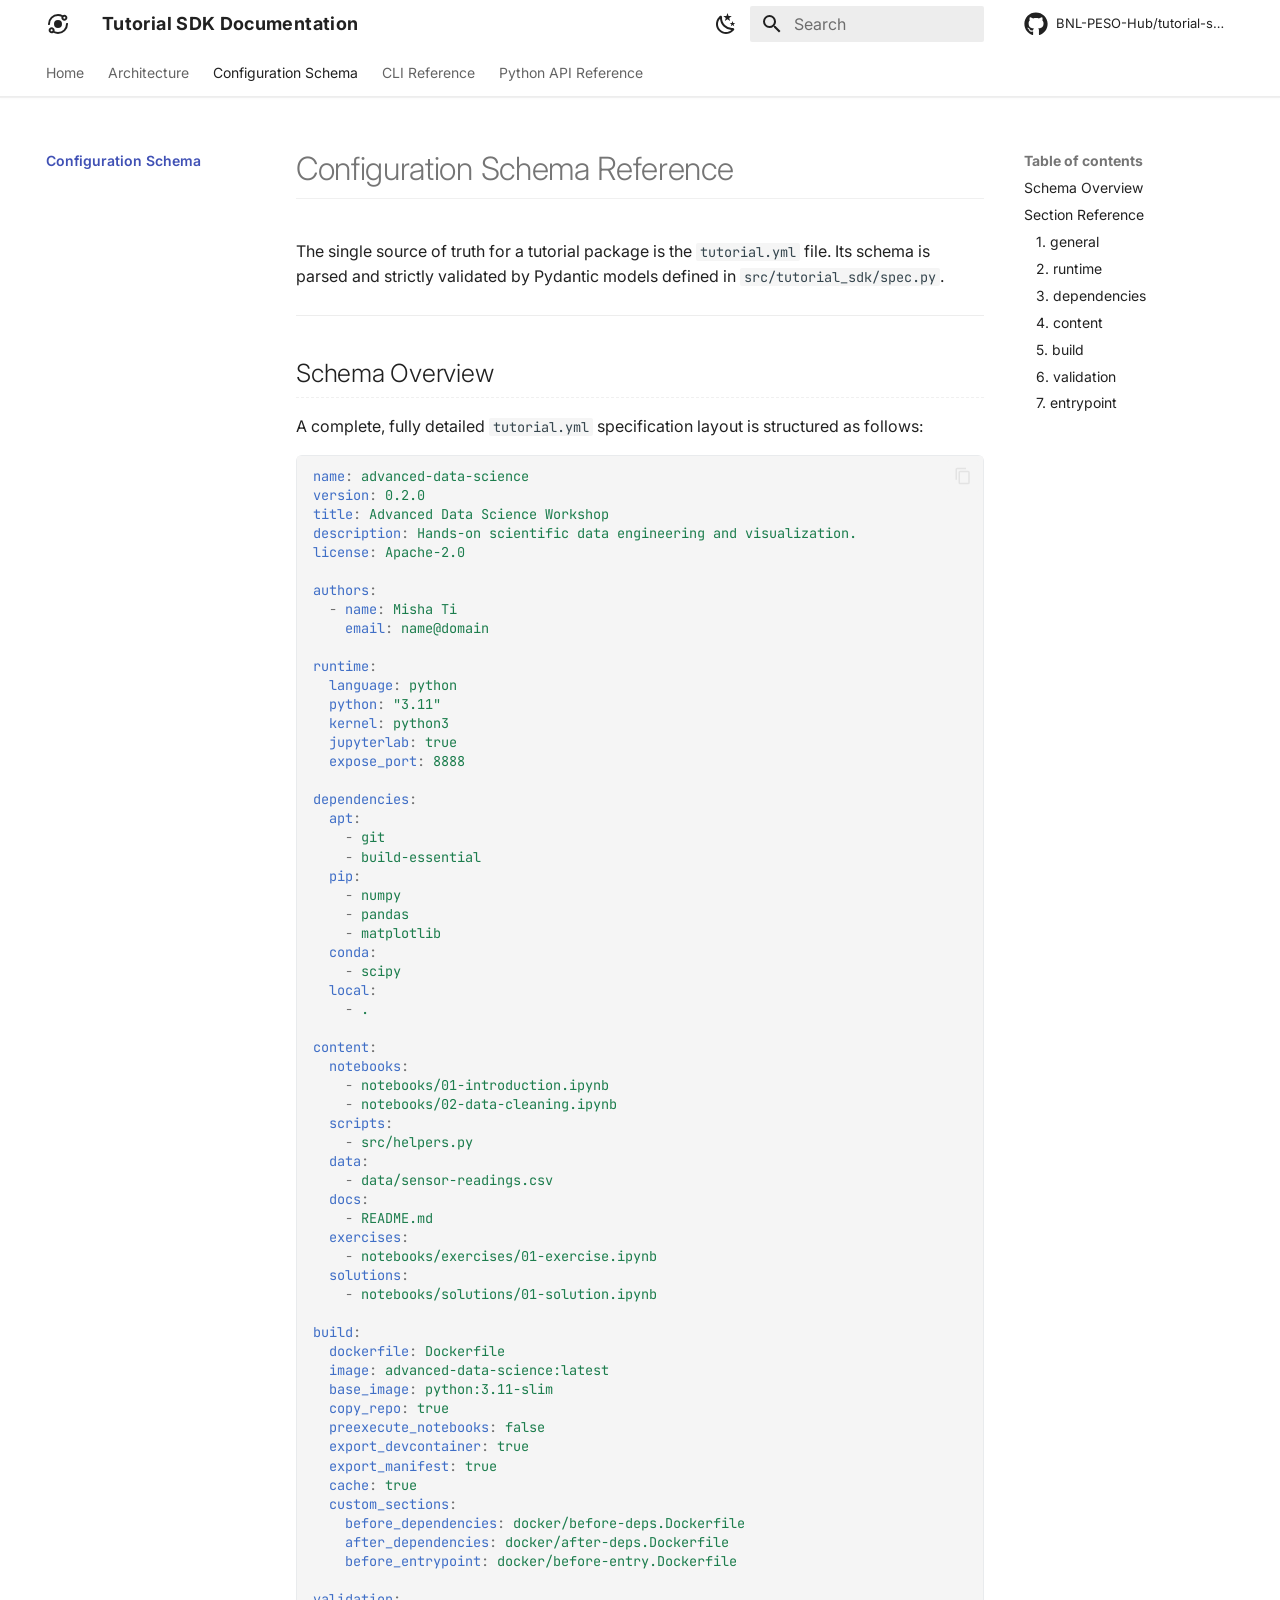
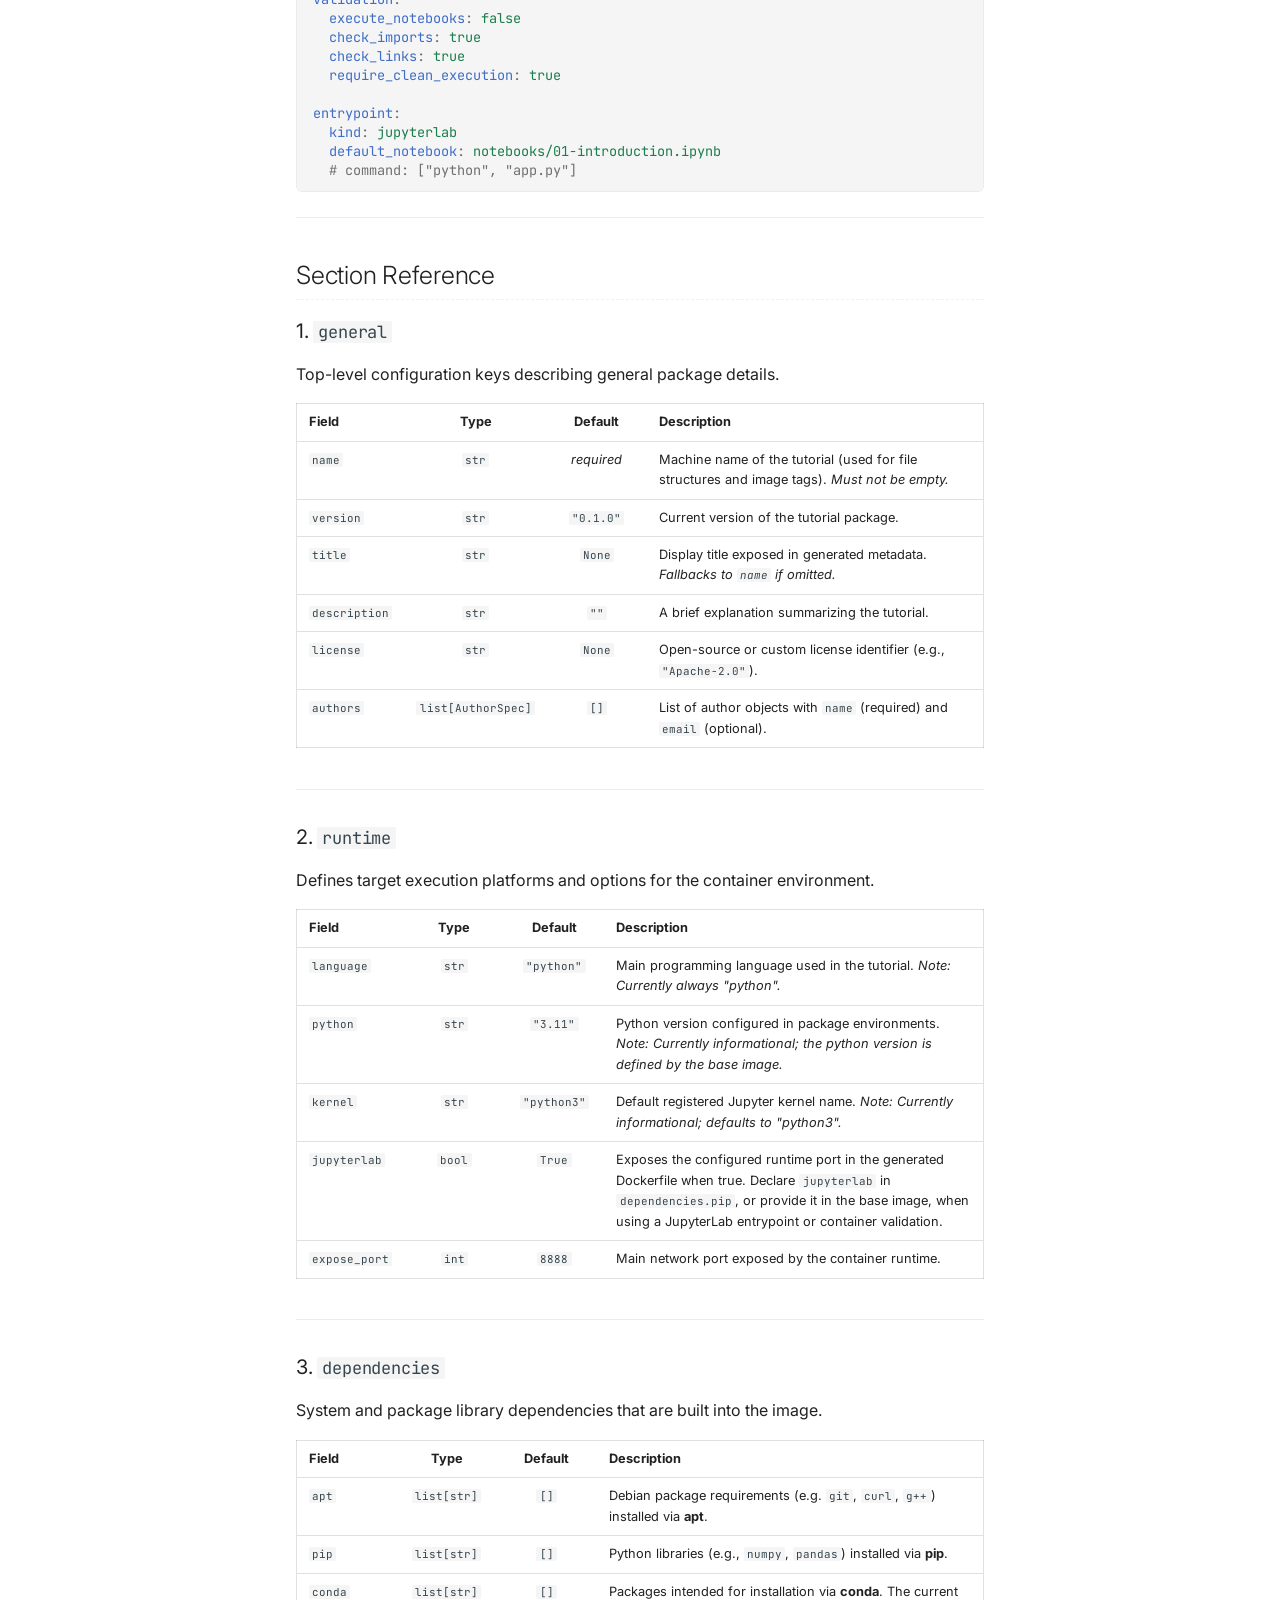
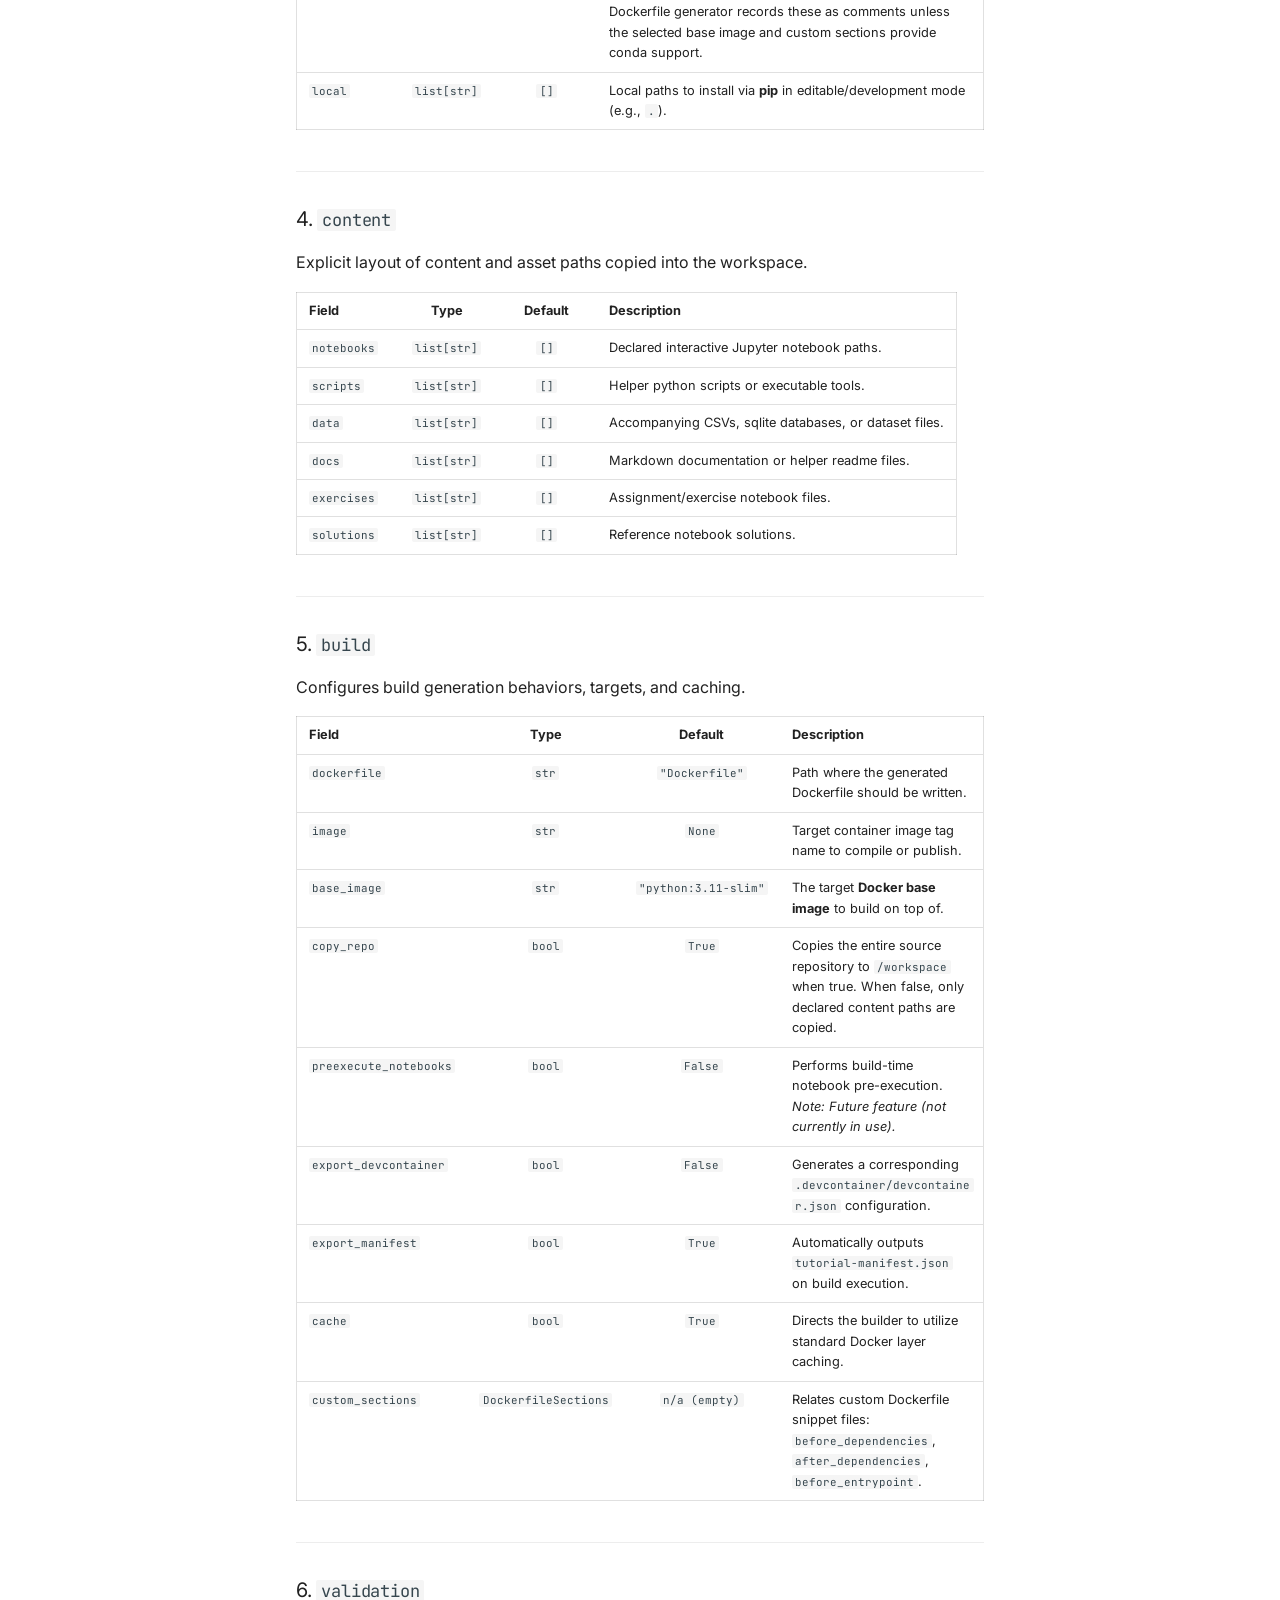
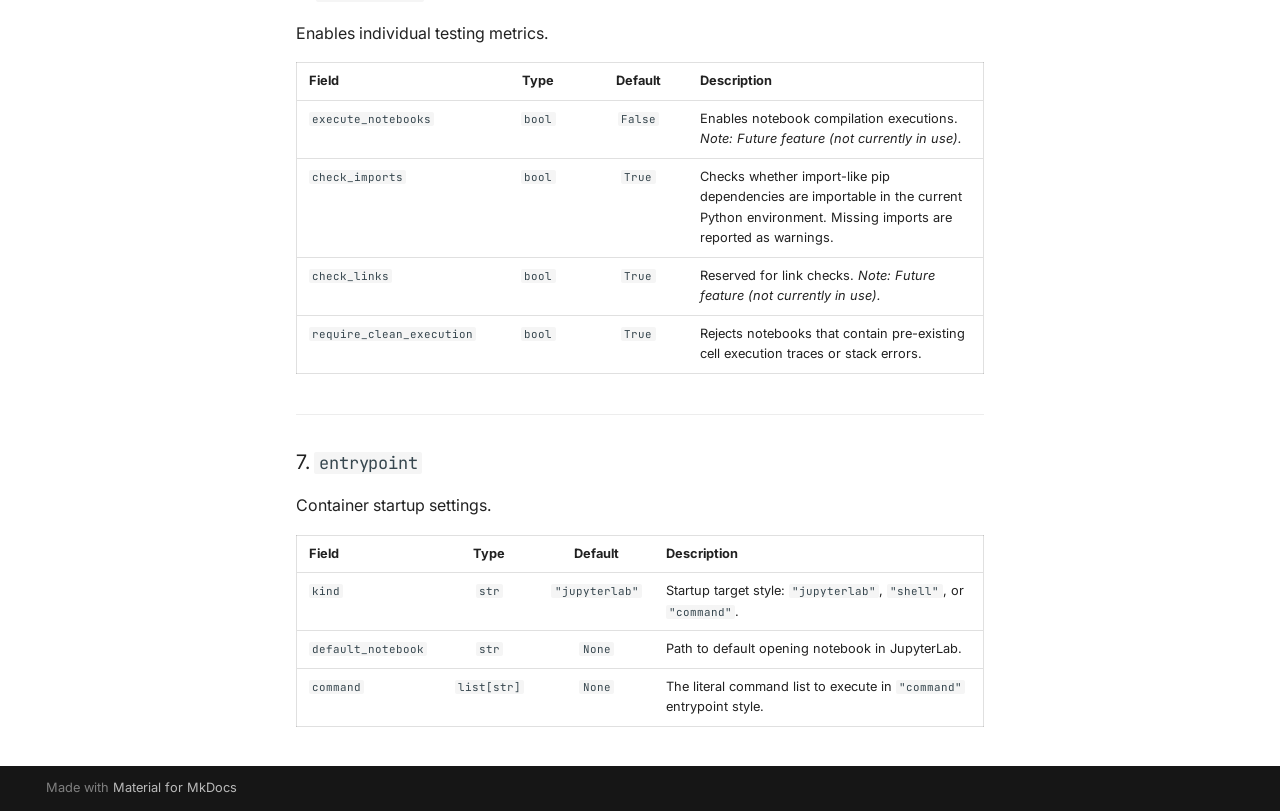
<file: config-schema/index.html>
<!doctype html>
<html lang="en" class="no-js">
  <head>
    
      <meta charset="utf-8">
      <meta name="viewport" content="width=device-width,initial-scale=1">
      
        <meta name="description" content="A declarative, configuration-driven SDK for building, validating, and deploying reproducible tutorial packages.">
      
      
      
        <link rel="canonical" href="https://bnl-peso-hub.github.io/tutorial-sdk/config-schema/">
      
      
        <link rel="prev" href="../architecture/">
      
      
        <link rel="next" href="../cli/">
      
      
        
      
      
      <link rel="icon" href="../assets/images/favicon.svg">
      <meta name="generator" content="mkdocs-1.6.1, mkdocs-material-9.7.7">
    
    
      
        <title>Configuration Schema - Tutorial SDK Documentation</title>
      
    
    
      <link rel="stylesheet" href="../assets/stylesheets/main.ec1eaa64.min.css">
      
        
        <link rel="stylesheet" href="../assets/stylesheets/palette.ab4e12ef.min.css">
      
      


    
    
      
    
    
      
        
        
        <link rel="preconnect" href="https://fonts.gstatic.com" crossorigin>
        <link rel="stylesheet" href="https://fonts.googleapis.com/css?family=Inter:300,300i,400,400i,700,700i%7CJetBrains+Mono:400,400i,700,700i&display=fallback">
        <style>:root{--md-text-font:"Inter";--md-code-font:"JetBrains Mono"}</style>
      
    
    
      <link rel="stylesheet" href="../assets/_mkdocstrings.css">
    
      <link rel="stylesheet" href="../assets/stylesheets/extra.css">
    
    <script>__md_scope=new URL("..",location),__md_hash=e=>[...e].reduce(((e,_)=>(e<<5)-e+_.charCodeAt(0)),0),__md_get=(e,_=localStorage,t=__md_scope)=>JSON.parse(_.getItem(t.pathname+"."+e)),__md_set=(e,_,t=localStorage,a=__md_scope)=>{try{t.setItem(a.pathname+"."+e,JSON.stringify(_))}catch(e){}}</script>
    
      

    
    
  </head>
  
  
    
    
      
    
    
    
    
    <body dir="ltr" data-md-color-scheme="default" data-md-color-primary="white" data-md-color-accent="deep-orange">
  
    
    <input class="md-toggle" data-md-toggle="drawer" type="checkbox" id="__drawer" autocomplete="off">
    <input class="md-toggle" data-md-toggle="search" type="checkbox" id="__search" autocomplete="off">
    <label class="md-overlay" for="__drawer"></label>
    <div data-md-component="skip">
      
        
        <a href="#configuration-schema-reference" class="md-skip">
          Skip to content
        </a>
      
    </div>
    <div data-md-component="announce">
      
    </div>
    
    
      

  

<header class="md-header md-header--shadow md-header--lifted" data-md-component="header">
  <nav class="md-header__inner md-grid" aria-label="Header">
    <a href=".." title="Tutorial SDK Documentation" class="md-header__button md-logo" aria-label="Tutorial SDK Documentation" data-md-component="logo">
      
  
  <svg xmlns="http://www.w3.org/2000/svg" viewBox="0 0 24 24"><path d="M18.36 2.64c1.64 0 3 1.36 3 3 0 1.65-1.36 3-3 3-1.65 0-3-1.35-3-3 0-.3.05-.58.14-.84-1.07-.51-2.25-.8-3.5-.8a8 8 0 0 0-8 8l.04.84-1.99.21L2 12A10 10 0 0 1 12 2c1.69 0 3.28.42 4.67 1.16.49-.33 1.07-.52 1.69-.52m0 2a1 1 0 0 0-1 1 1 1 0 0 0 1 1c.56 0 1-.45 1-1 0-.56-.44-1-1-1M5.64 15.36c1.65 0 3 1.35 3 3 0 .3-.05.58-.14.84 1.07.51 2.25.8 3.5.8a8 8 0 0 0 8-8l-.04-.84 1.99-.21L22 12a10 10 0 0 1-10 10c-1.69 0-3.28-.42-4.67-1.16-.49.33-1.07.52-1.69.52-1.64 0-3-1.36-3-3 0-1.65 1.36-3 3-3m0 2c-.56 0-1 .45-1 1 0 .56.44 1 1 1a1 1 0 0 0 1-1 1 1 0 0 0-1-1M12 8a4 4 0 0 1 4 4 4 4 0 0 1-4 4 4 4 0 0 1-4-4 4 4 0 0 1 4-4"/></svg>

    </a>
    <label class="md-header__button md-icon" for="__drawer">
      
      <svg xmlns="http://www.w3.org/2000/svg" viewBox="0 0 24 24"><path d="M3 6h18v2H3zm0 5h18v2H3zm0 5h18v2H3z"/></svg>
    </label>
    <div class="md-header__title" data-md-component="header-title">
      <div class="md-header__ellipsis">
        <div class="md-header__topic">
          <span class="md-ellipsis">
            Tutorial SDK Documentation
          </span>
        </div>
        <div class="md-header__topic" data-md-component="header-topic">
          <span class="md-ellipsis">
            
              Configuration Schema
            
          </span>
        </div>
      </div>
    </div>
    
      
        <form class="md-header__option" data-md-component="palette">
  
    
    
    
    <input class="md-option" data-md-color-media="" data-md-color-scheme="default" data-md-color-primary="white" data-md-color-accent="deep-orange"  aria-label="Switch to dark mode"  type="radio" name="__palette" id="__palette_0">
    
      <label class="md-header__button md-icon" title="Switch to dark mode" for="__palette_1" hidden>
        <svg xmlns="http://www.w3.org/2000/svg" viewBox="0 0 24 24"><path d="m17.75 4.09-2.53 1.94.91 3.06-2.63-1.81-2.63 1.81.91-3.06-2.53-1.94L12.44 4l1.06-3 1.06 3zm3.5 6.91-1.64 1.25.59 1.98-1.7-1.17-1.7 1.17.59-1.98L15.75 11l2.06-.05L18.5 9l.69 1.95zm-2.28 4.95c.83-.08 1.72 1.1 1.19 1.85-.32.45-.66.87-1.08 1.27C15.17 23 8.84 23 4.94 19.07c-3.91-3.9-3.91-10.24 0-14.14.4-.4.82-.76 1.27-1.08.75-.53 1.93.36 1.85 1.19-.27 2.86.69 5.83 2.89 8.02a9.96 9.96 0 0 0 8.02 2.89m-1.64 2.02a12.08 12.08 0 0 1-7.8-3.47c-2.17-2.19-3.33-5-3.49-7.82-2.81 3.14-2.7 7.96.31 10.98 3.02 3.01 7.84 3.12 10.98.31"/></svg>
      </label>
    
  
    
    
    
    <input class="md-option" data-md-color-media="" data-md-color-scheme="slate" data-md-color-primary="black" data-md-color-accent="amber"  aria-label="Switch to light mode"  type="radio" name="__palette" id="__palette_1">
    
      <label class="md-header__button md-icon" title="Switch to light mode" for="__palette_0" hidden>
        <svg xmlns="http://www.w3.org/2000/svg" viewBox="0 0 24 24"><path d="M12 7a5 5 0 0 1 5 5 5 5 0 0 1-5 5 5 5 0 0 1-5-5 5 5 0 0 1 5-5m0 2a3 3 0 0 0-3 3 3 3 0 0 0 3 3 3 3 0 0 0 3-3 3 3 0 0 0-3-3m0-7 2.39 3.42C13.65 5.15 12.84 5 12 5s-1.65.15-2.39.42zM3.34 7l4.16-.35A7.2 7.2 0 0 0 5.94 8.5c-.44.74-.69 1.5-.83 2.29zm.02 10 1.76-3.77a7.131 7.131 0 0 0 2.38 4.14zM20.65 7l-1.77 3.79a7.02 7.02 0 0 0-2.38-4.15zm-.01 10-4.14.36c.59-.51 1.12-1.14 1.54-1.86.42-.73.69-1.5.83-2.29zM12 22l-2.41-3.44c.74.27 1.55.44 2.41.44.82 0 1.63-.17 2.37-.44z"/></svg>
      </label>
    
  
</form>
      
    
    
      <script>var palette=__md_get("__palette");if(palette&&palette.color){if("(prefers-color-scheme)"===palette.color.media){var media=matchMedia("(prefers-color-scheme: light)"),input=document.querySelector(media.matches?"[data-md-color-media='(prefers-color-scheme: light)']":"[data-md-color-media='(prefers-color-scheme: dark)']");palette.color.media=input.getAttribute("data-md-color-media"),palette.color.scheme=input.getAttribute("data-md-color-scheme"),palette.color.primary=input.getAttribute("data-md-color-primary"),palette.color.accent=input.getAttribute("data-md-color-accent")}for(var[key,value]of Object.entries(palette.color))document.body.setAttribute("data-md-color-"+key,value)}</script>
    
    
    
      
      
        <label class="md-header__button md-icon" for="__search">
          
          <svg xmlns="http://www.w3.org/2000/svg" viewBox="0 0 24 24"><path d="M9.5 3A6.5 6.5 0 0 1 16 9.5c0 1.61-.59 3.09-1.56 4.23l.27.27h.79l5 5-1.5 1.5-5-5v-.79l-.27-.27A6.52 6.52 0 0 1 9.5 16 6.5 6.5 0 0 1 3 9.5 6.5 6.5 0 0 1 9.5 3m0 2C7 5 5 7 5 9.5S7 14 9.5 14 14 12 14 9.5 12 5 9.5 5"/></svg>
        </label>
        <div class="md-search" data-md-component="search" role="dialog">
  <label class="md-search__overlay" for="__search"></label>
  <div class="md-search__inner" role="search">
    <form class="md-search__form" name="search">
      <input type="text" class="md-search__input" name="query" aria-label="Search" placeholder="Search" autocapitalize="off" autocorrect="off" autocomplete="off" spellcheck="false" data-md-component="search-query" required>
      <label class="md-search__icon md-icon" for="__search">
        
        <svg xmlns="http://www.w3.org/2000/svg" viewBox="0 0 24 24"><path d="M9.5 3A6.5 6.5 0 0 1 16 9.5c0 1.61-.59 3.09-1.56 4.23l.27.27h.79l5 5-1.5 1.5-5-5v-.79l-.27-.27A6.52 6.52 0 0 1 9.5 16 6.5 6.5 0 0 1 3 9.5 6.5 6.5 0 0 1 9.5 3m0 2C7 5 5 7 5 9.5S7 14 9.5 14 14 12 14 9.5 12 5 9.5 5"/></svg>
        
        <svg xmlns="http://www.w3.org/2000/svg" viewBox="0 0 24 24"><path d="M20 11v2H8l5.5 5.5-1.42 1.42L4.16 12l7.92-7.92L13.5 5.5 8 11z"/></svg>
      </label>
      <nav class="md-search__options" aria-label="Search">
        
          <a href="javascript:void(0)" class="md-search__icon md-icon" title="Share" aria-label="Share" data-clipboard data-clipboard-text="" data-md-component="search-share" tabindex="-1">
            
            <svg xmlns="http://www.w3.org/2000/svg" viewBox="0 0 24 24"><path d="M18 16.08c-.76 0-1.44.3-1.96.77L8.91 12.7c.05-.23.09-.46.09-.7s-.04-.47-.09-.7l7.05-4.11c.54.5 1.25.81 2.04.81a3 3 0 0 0 3-3 3 3 0 0 0-3-3 3 3 0 0 0-3 3c0 .24.04.47.09.7L8.04 9.81C7.5 9.31 6.79 9 6 9a3 3 0 0 0-3 3 3 3 0 0 0 3 3c.79 0 1.5-.31 2.04-.81l7.12 4.15c-.05.21-.08.43-.08.66 0 1.61 1.31 2.91 2.92 2.91s2.92-1.3 2.92-2.91A2.92 2.92 0 0 0 18 16.08"/></svg>
          </a>
        
        <button type="reset" class="md-search__icon md-icon" title="Clear" aria-label="Clear" tabindex="-1">
          
          <svg xmlns="http://www.w3.org/2000/svg" viewBox="0 0 24 24"><path d="M19 6.41 17.59 5 12 10.59 6.41 5 5 6.41 10.59 12 5 17.59 6.41 19 12 13.41 17.59 19 19 17.59 13.41 12z"/></svg>
        </button>
      </nav>
      
        <div class="md-search__suggest" data-md-component="search-suggest"></div>
      
    </form>
    <div class="md-search__output">
      <div class="md-search__scrollwrap" tabindex="0" data-md-scrollfix>
        <div class="md-search-result" data-md-component="search-result">
          <div class="md-search-result__meta">
            Initializing search
          </div>
          <ol class="md-search-result__list" role="presentation"></ol>
        </div>
      </div>
    </div>
  </div>
</div>
      
    
    
      <div class="md-header__source">
        <a href="https://github.com/BNL-PESO-Hub/tutorial-sdk" title="Go to repository" class="md-source" data-md-component="source">
  <div class="md-source__icon md-icon">
    
    <svg xmlns="http://www.w3.org/2000/svg" viewBox="0 0 512 512"><!--! Font Awesome Free 7.1.0 by @fontawesome - https://fontawesome.com License - https://fontawesome.com/license/free (Icons: CC BY 4.0, Fonts: SIL OFL 1.1, Code: MIT License) Copyright 2025 Fonticons, Inc.--><path d="M173.9 397.4c0 2-2.3 3.6-5.2 3.6-3.3.3-5.6-1.3-5.6-3.6 0-2 2.3-3.6 5.2-3.6 3-.3 5.6 1.3 5.6 3.6m-31.1-4.5c-.7 2 1.3 4.3 4.3 4.9 2.6 1 5.6 0 6.2-2s-1.3-4.3-4.3-5.2c-2.6-.7-5.5.3-6.2 2.3m44.2-1.7c-2.9.7-4.9 2.6-4.6 4.9.3 2 2.9 3.3 5.9 2.6 2.9-.7 4.9-2.6 4.6-4.6-.3-1.9-3-3.2-5.9-2.9M252.8 8C114.1 8 8 113.3 8 252c0 110.9 69.8 205.8 169.5 239.2 12.8 2.3 17.3-5.6 17.3-12.1 0-6.2-.3-40.4-.3-61.4 0 0-70 15-84.7-29.8 0 0-11.4-29.1-27.8-36.6 0 0-22.9-15.7 1.6-15.4 0 0 24.9 2 38.6 25.8 21.9 38.6 58.6 27.5 72.9 20.9 2.3-16 8.8-27.1 16-33.7-55.9-6.2-112.3-14.3-112.3-110.5 0-27.5 7.6-41.3 23.6-58.9-2.6-6.5-11.1-33.3 2.6-67.9 20.9-6.5 69 27 69 27 20-5.6 41.5-8.5 62.8-8.5s42.8 2.9 62.8 8.5c0 0 48.1-33.6 69-27 13.7 34.7 5.2 61.4 2.6 67.9 16 17.7 25.8 31.5 25.8 58.9 0 96.5-58.9 104.2-114.8 110.5 9.2 7.9 17 22.9 17 46.4 0 33.7-.3 75.4-.3 83.6 0 6.5 4.6 14.4 17.3 12.1C436.2 457.8 504 362.9 504 252 504 113.3 391.5 8 252.8 8M105.2 352.9c-1.3 1-1 3.3.7 5.2 1.6 1.6 3.9 2.3 5.2 1 1.3-1 1-3.3-.7-5.2-1.6-1.6-3.9-2.3-5.2-1m-10.8-8.1c-.7 1.3.3 2.9 2.3 3.9 1.6 1 3.6.7 4.3-.7.7-1.3-.3-2.9-2.3-3.9-2-.6-3.6-.3-4.3.7m32.4 35.6c-1.6 1.3-1 4.3 1.3 6.2 2.3 2.3 5.2 2.6 6.5 1 1.3-1.3.7-4.3-1.3-6.2-2.2-2.3-5.2-2.6-6.5-1m-11.4-14.7c-1.6 1-1.6 3.6 0 5.9s4.3 3.3 5.6 2.3c1.6-1.3 1.6-3.9 0-6.2-1.4-2.3-4-3.3-5.6-2"/></svg>
  </div>
  <div class="md-source__repository">
    BNL-PESO-Hub/tutorial-sdk
  </div>
</a>
      </div>
    
  </nav>
  
    
      
<nav class="md-tabs" aria-label="Tabs" data-md-component="tabs">
  <div class="md-grid">
    <ul class="md-tabs__list">
      
        
  
  
  
  
    <li class="md-tabs__item">
      <a href=".." class="md-tabs__link">
        
  
  
    
  
  Home

      </a>
    </li>
  

      
        
  
  
  
  
    <li class="md-tabs__item">
      <a href="../architecture/" class="md-tabs__link">
        
  
  
    
  
  Architecture

      </a>
    </li>
  

      
        
  
  
  
    
  
  
    <li class="md-tabs__item md-tabs__item--active">
      <a href="./" class="md-tabs__link">
        
  
  
    
  
  Configuration Schema

      </a>
    </li>
  

      
        
  
  
  
  
    <li class="md-tabs__item">
      <a href="../cli/" class="md-tabs__link">
        
  
  
    
  
  CLI Reference

      </a>
    </li>
  

      
        
  
  
  
  
    
    
      <li class="md-tabs__item">
        <a href="../api-example/" class="md-tabs__link">
          
  
  
    
  
  Python API Reference

        </a>
      </li>
    
  

      
    </ul>
  </div>
</nav>
    
  
</header>
    
    <div class="md-container" data-md-component="container">
      
      
        
      
      <main class="md-main" data-md-component="main">
        <div class="md-main__inner md-grid">
          
            
              
              <div class="md-sidebar md-sidebar--primary" data-md-component="sidebar" data-md-type="navigation" >
                <div class="md-sidebar__scrollwrap">
                  <div class="md-sidebar__inner">
                    


  


<nav class="md-nav md-nav--primary md-nav--lifted" aria-label="Navigation" data-md-level="0">
  <label class="md-nav__title" for="__drawer">
    <a href=".." title="Tutorial SDK Documentation" class="md-nav__button md-logo" aria-label="Tutorial SDK Documentation" data-md-component="logo">
      
  
  <svg xmlns="http://www.w3.org/2000/svg" viewBox="0 0 24 24"><path d="M18.36 2.64c1.64 0 3 1.36 3 3 0 1.65-1.36 3-3 3-1.65 0-3-1.35-3-3 0-.3.05-.58.14-.84-1.07-.51-2.25-.8-3.5-.8a8 8 0 0 0-8 8l.04.84-1.99.21L2 12A10 10 0 0 1 12 2c1.69 0 3.28.42 4.67 1.16.49-.33 1.07-.52 1.69-.52m0 2a1 1 0 0 0-1 1 1 1 0 0 0 1 1c.56 0 1-.45 1-1 0-.56-.44-1-1-1M5.64 15.36c1.65 0 3 1.35 3 3 0 .3-.05.58-.14.84 1.07.51 2.25.8 3.5.8a8 8 0 0 0 8-8l-.04-.84 1.99-.21L22 12a10 10 0 0 1-10 10c-1.69 0-3.28-.42-4.67-1.16-.49.33-1.07.52-1.69.52-1.64 0-3-1.36-3-3 0-1.65 1.36-3 3-3m0 2c-.56 0-1 .45-1 1 0 .56.44 1 1 1a1 1 0 0 0 1-1 1 1 0 0 0-1-1M12 8a4 4 0 0 1 4 4 4 4 0 0 1-4 4 4 4 0 0 1-4-4 4 4 0 0 1 4-4"/></svg>

    </a>
    Tutorial SDK Documentation
  </label>
  
    <div class="md-nav__source">
      <a href="https://github.com/BNL-PESO-Hub/tutorial-sdk" title="Go to repository" class="md-source" data-md-component="source">
  <div class="md-source__icon md-icon">
    
    <svg xmlns="http://www.w3.org/2000/svg" viewBox="0 0 512 512"><!--! Font Awesome Free 7.1.0 by @fontawesome - https://fontawesome.com License - https://fontawesome.com/license/free (Icons: CC BY 4.0, Fonts: SIL OFL 1.1, Code: MIT License) Copyright 2025 Fonticons, Inc.--><path d="M173.9 397.4c0 2-2.3 3.6-5.2 3.6-3.3.3-5.6-1.3-5.6-3.6 0-2 2.3-3.6 5.2-3.6 3-.3 5.6 1.3 5.6 3.6m-31.1-4.5c-.7 2 1.3 4.3 4.3 4.9 2.6 1 5.6 0 6.2-2s-1.3-4.3-4.3-5.2c-2.6-.7-5.5.3-6.2 2.3m44.2-1.7c-2.9.7-4.9 2.6-4.6 4.9.3 2 2.9 3.3 5.9 2.6 2.9-.7 4.9-2.6 4.6-4.6-.3-1.9-3-3.2-5.9-2.9M252.8 8C114.1 8 8 113.3 8 252c0 110.9 69.8 205.8 169.5 239.2 12.8 2.3 17.3-5.6 17.3-12.1 0-6.2-.3-40.4-.3-61.4 0 0-70 15-84.7-29.8 0 0-11.4-29.1-27.8-36.6 0 0-22.9-15.7 1.6-15.4 0 0 24.9 2 38.6 25.8 21.9 38.6 58.6 27.5 72.9 20.9 2.3-16 8.8-27.1 16-33.7-55.9-6.2-112.3-14.3-112.3-110.5 0-27.5 7.6-41.3 23.6-58.9-2.6-6.5-11.1-33.3 2.6-67.9 20.9-6.5 69 27 69 27 20-5.6 41.5-8.5 62.8-8.5s42.8 2.9 62.8 8.5c0 0 48.1-33.6 69-27 13.7 34.7 5.2 61.4 2.6 67.9 16 17.7 25.8 31.5 25.8 58.9 0 96.5-58.9 104.2-114.8 110.5 9.2 7.9 17 22.9 17 46.4 0 33.7-.3 75.4-.3 83.6 0 6.5 4.6 14.4 17.3 12.1C436.2 457.8 504 362.9 504 252 504 113.3 391.5 8 252.8 8M105.2 352.9c-1.3 1-1 3.3.7 5.2 1.6 1.6 3.9 2.3 5.2 1 1.3-1 1-3.3-.7-5.2-1.6-1.6-3.9-2.3-5.2-1m-10.8-8.1c-.7 1.3.3 2.9 2.3 3.9 1.6 1 3.6.7 4.3-.7.7-1.3-.3-2.9-2.3-3.9-2-.6-3.6-.3-4.3.7m32.4 35.6c-1.6 1.3-1 4.3 1.3 6.2 2.3 2.3 5.2 2.6 6.5 1 1.3-1.3.7-4.3-1.3-6.2-2.2-2.3-5.2-2.6-6.5-1m-11.4-14.7c-1.6 1-1.6 3.6 0 5.9s4.3 3.3 5.6 2.3c1.6-1.3 1.6-3.9 0-6.2-1.4-2.3-4-3.3-5.6-2"/></svg>
  </div>
  <div class="md-source__repository">
    BNL-PESO-Hub/tutorial-sdk
  </div>
</a>
    </div>
  
  <ul class="md-nav__list" data-md-scrollfix>
    
      
      
  
  
  
  
    <li class="md-nav__item">
      <a href=".." class="md-nav__link">
        
  
  
  <span class="md-ellipsis">
    
  
    Home
  

    
  </span>
  
  

      </a>
    </li>
  

    
      
      
  
  
  
  
    <li class="md-nav__item">
      <a href="../architecture/" class="md-nav__link">
        
  
  
  <span class="md-ellipsis">
    
  
    Architecture
  

    
  </span>
  
  

      </a>
    </li>
  

    
      
      
  
  
    
  
  
  
    <li class="md-nav__item md-nav__item--active">
      
      <input class="md-nav__toggle md-toggle" type="checkbox" id="__toc">
      
      
        
      
      
        <label class="md-nav__link md-nav__link--active" for="__toc">
          
  
  
  <span class="md-ellipsis">
    
  
    Configuration Schema
  

    
  </span>
  
  

          <span class="md-nav__icon md-icon"></span>
        </label>
      
      <a href="./" class="md-nav__link md-nav__link--active">
        
  
  
  <span class="md-ellipsis">
    
  
    Configuration Schema
  

    
  </span>
  
  

      </a>
      
        

<nav class="md-nav md-nav--secondary" aria-label="Table of contents">
  
  
  
    
  
  
    <label class="md-nav__title" for="__toc">
      <span class="md-nav__icon md-icon"></span>
      Table of contents
    </label>
    <ul class="md-nav__list" data-md-component="toc" data-md-scrollfix>
      
        <li class="md-nav__item">
  <a href="#schema-overview" class="md-nav__link">
    <span class="md-ellipsis">
      
        Schema Overview
      
    </span>
  </a>
  
</li>
      
        <li class="md-nav__item">
  <a href="#section-reference" class="md-nav__link">
    <span class="md-ellipsis">
      
        Section Reference
      
    </span>
  </a>
  
    <nav class="md-nav" aria-label="Section Reference">
      <ul class="md-nav__list">
        
          <li class="md-nav__item">
  <a href="#1-general" class="md-nav__link">
    <span class="md-ellipsis">
      
        1. general
      
    </span>
  </a>
  
</li>
        
          <li class="md-nav__item">
  <a href="#2-runtime" class="md-nav__link">
    <span class="md-ellipsis">
      
        2. runtime
      
    </span>
  </a>
  
</li>
        
          <li class="md-nav__item">
  <a href="#3-dependencies" class="md-nav__link">
    <span class="md-ellipsis">
      
        3. dependencies
      
    </span>
  </a>
  
</li>
        
          <li class="md-nav__item">
  <a href="#4-content" class="md-nav__link">
    <span class="md-ellipsis">
      
        4. content
      
    </span>
  </a>
  
</li>
        
          <li class="md-nav__item">
  <a href="#5-build" class="md-nav__link">
    <span class="md-ellipsis">
      
        5. build
      
    </span>
  </a>
  
</li>
        
          <li class="md-nav__item">
  <a href="#6-validation" class="md-nav__link">
    <span class="md-ellipsis">
      
        6. validation
      
    </span>
  </a>
  
</li>
        
          <li class="md-nav__item">
  <a href="#7-entrypoint" class="md-nav__link">
    <span class="md-ellipsis">
      
        7. entrypoint
      
    </span>
  </a>
  
</li>
        
      </ul>
    </nav>
  
</li>
      
    </ul>
  
</nav>
      
    </li>
  

    
      
      
  
  
  
  
    <li class="md-nav__item">
      <a href="../cli/" class="md-nav__link">
        
  
  
  <span class="md-ellipsis">
    
  
    CLI Reference
  

    
  </span>
  
  

      </a>
    </li>
  

    
      
      
  
  
  
  
    
    
      
        
      
        
      
        
      
    
    
    
      
      
        
      
    
    
    <li class="md-nav__item md-nav__item--nested">
      
        
        
        <input class="md-nav__toggle md-toggle " type="checkbox" id="__nav_5" >
        
          
          <label class="md-nav__link" for="__nav_5" id="__nav_5_label" tabindex="0">
            
  
  
  <span class="md-ellipsis">
    
  
    Python API Reference
  

    
  </span>
  
  

            <span class="md-nav__icon md-icon"></span>
          </label>
        
        <nav class="md-nav" data-md-level="1" aria-labelledby="__nav_5_label" aria-expanded="false">
          <label class="md-nav__title" for="__nav_5">
            <span class="md-nav__icon md-icon"></span>
            
  
    Python API Reference
  

          </label>
          <ul class="md-nav__list" data-md-scrollfix>
            
              
                
  
  
  
  
    <li class="md-nav__item">
      <a href="../api-example/" class="md-nav__link">
        
  
  
  <span class="md-ellipsis">
    
  
    Usage Example
  

    
  </span>
  
  

      </a>
    </li>
  

              
            
              
                
  
  
  
  
    <li class="md-nav__item">
      <a href="../api-public/" class="md-nav__link">
        
  
  
  <span class="md-ellipsis">
    
  
    Public API
  

    
  </span>
  
  

      </a>
    </li>
  

              
            
              
                
  
  
  
  
    <li class="md-nav__item">
      <a href="../api-package/" class="md-nav__link">
        
  
  
  <span class="md-ellipsis">
    
  
    Full SDK API
  

    
  </span>
  
  

      </a>
    </li>
  

              
            
          </ul>
        </nav>
      
    </li>
  

    
  </ul>
</nav>
                  </div>
                </div>
              </div>
            
            
              
              <div class="md-sidebar md-sidebar--secondary" data-md-component="sidebar" data-md-type="toc" >
                <div class="md-sidebar__scrollwrap">
                  <div class="md-sidebar__inner">
                    

<nav class="md-nav md-nav--secondary" aria-label="Table of contents">
  
  
  
    
  
  
    <label class="md-nav__title" for="__toc">
      <span class="md-nav__icon md-icon"></span>
      Table of contents
    </label>
    <ul class="md-nav__list" data-md-component="toc" data-md-scrollfix>
      
        <li class="md-nav__item">
  <a href="#schema-overview" class="md-nav__link">
    <span class="md-ellipsis">
      
        Schema Overview
      
    </span>
  </a>
  
</li>
      
        <li class="md-nav__item">
  <a href="#section-reference" class="md-nav__link">
    <span class="md-ellipsis">
      
        Section Reference
      
    </span>
  </a>
  
    <nav class="md-nav" aria-label="Section Reference">
      <ul class="md-nav__list">
        
          <li class="md-nav__item">
  <a href="#1-general" class="md-nav__link">
    <span class="md-ellipsis">
      
        1. general
      
    </span>
  </a>
  
</li>
        
          <li class="md-nav__item">
  <a href="#2-runtime" class="md-nav__link">
    <span class="md-ellipsis">
      
        2. runtime
      
    </span>
  </a>
  
</li>
        
          <li class="md-nav__item">
  <a href="#3-dependencies" class="md-nav__link">
    <span class="md-ellipsis">
      
        3. dependencies
      
    </span>
  </a>
  
</li>
        
          <li class="md-nav__item">
  <a href="#4-content" class="md-nav__link">
    <span class="md-ellipsis">
      
        4. content
      
    </span>
  </a>
  
</li>
        
          <li class="md-nav__item">
  <a href="#5-build" class="md-nav__link">
    <span class="md-ellipsis">
      
        5. build
      
    </span>
  </a>
  
</li>
        
          <li class="md-nav__item">
  <a href="#6-validation" class="md-nav__link">
    <span class="md-ellipsis">
      
        6. validation
      
    </span>
  </a>
  
</li>
        
          <li class="md-nav__item">
  <a href="#7-entrypoint" class="md-nav__link">
    <span class="md-ellipsis">
      
        7. entrypoint
      
    </span>
  </a>
  
</li>
        
      </ul>
    </nav>
  
</li>
      
    </ul>
  
</nav>
                  </div>
                </div>
              </div>
            
          
          
            <div class="md-content" data-md-component="content">
              
              <article class="md-content__inner md-typeset">
                
                  


  
  


<h1 id="configuration-schema-reference">Configuration Schema Reference</h1>
<p>The single source of truth for a tutorial package is the <code>tutorial.yml</code> file. Its schema is parsed and strictly validated by Pydantic models defined in <code>src/tutorial_sdk/spec.py</code>.</p>
<hr />
<h2 id="schema-overview">Schema Overview</h2>
<p>A complete, fully detailed <code>tutorial.yml</code> specification layout is structured as follows:</p>
<div class="highlight"><pre><span></span><code><span class="nt">name</span><span class="p">:</span><span class="w"> </span><span class="l l-Scalar l-Scalar-Plain">advanced-data-science</span>
<span class="nt">version</span><span class="p">:</span><span class="w"> </span><span class="l l-Scalar l-Scalar-Plain">0.2.0</span>
<span class="nt">title</span><span class="p">:</span><span class="w"> </span><span class="l l-Scalar l-Scalar-Plain">Advanced Data Science Workshop</span>
<span class="nt">description</span><span class="p">:</span><span class="w"> </span><span class="l l-Scalar l-Scalar-Plain">Hands-on scientific data engineering and visualization.</span>
<span class="nt">license</span><span class="p">:</span><span class="w"> </span><span class="l l-Scalar l-Scalar-Plain">Apache-2.0</span>

<span class="nt">authors</span><span class="p">:</span>
<span class="w">  </span><span class="p p-Indicator">-</span><span class="w"> </span><span class="nt">name</span><span class="p">:</span><span class="w"> </span><span class="l l-Scalar l-Scalar-Plain">Misha Ti</span>
<span class="w">    </span><span class="nt">email</span><span class="p">:</span><span class="w"> </span><span class="l l-Scalar l-Scalar-Plain">name@domain</span>

<span class="nt">runtime</span><span class="p">:</span>
<span class="w">  </span><span class="nt">language</span><span class="p">:</span><span class="w"> </span><span class="l l-Scalar l-Scalar-Plain">python</span>
<span class="w">  </span><span class="nt">python</span><span class="p">:</span><span class="w"> </span><span class="s">"3.11"</span>
<span class="w">  </span><span class="nt">kernel</span><span class="p">:</span><span class="w"> </span><span class="l l-Scalar l-Scalar-Plain">python3</span>
<span class="w">  </span><span class="nt">jupyterlab</span><span class="p">:</span><span class="w"> </span><span class="l l-Scalar l-Scalar-Plain">true</span>
<span class="w">  </span><span class="nt">expose_port</span><span class="p">:</span><span class="w"> </span><span class="l l-Scalar l-Scalar-Plain">8888</span>

<span class="nt">dependencies</span><span class="p">:</span>
<span class="w">  </span><span class="nt">apt</span><span class="p">:</span>
<span class="w">    </span><span class="p p-Indicator">-</span><span class="w"> </span><span class="l l-Scalar l-Scalar-Plain">git</span>
<span class="w">    </span><span class="p p-Indicator">-</span><span class="w"> </span><span class="l l-Scalar l-Scalar-Plain">build-essential</span>
<span class="w">  </span><span class="nt">pip</span><span class="p">:</span>
<span class="w">    </span><span class="p p-Indicator">-</span><span class="w"> </span><span class="l l-Scalar l-Scalar-Plain">numpy</span>
<span class="w">    </span><span class="p p-Indicator">-</span><span class="w"> </span><span class="l l-Scalar l-Scalar-Plain">pandas</span>
<span class="w">    </span><span class="p p-Indicator">-</span><span class="w"> </span><span class="l l-Scalar l-Scalar-Plain">matplotlib</span>
<span class="w">  </span><span class="nt">conda</span><span class="p">:</span>
<span class="w">    </span><span class="p p-Indicator">-</span><span class="w"> </span><span class="l l-Scalar l-Scalar-Plain">scipy</span>
<span class="w">  </span><span class="nt">local</span><span class="p">:</span>
<span class="w">    </span><span class="p p-Indicator">-</span><span class="w"> </span><span class="l l-Scalar l-Scalar-Plain">.</span>

<span class="nt">content</span><span class="p">:</span>
<span class="w">  </span><span class="nt">notebooks</span><span class="p">:</span>
<span class="w">    </span><span class="p p-Indicator">-</span><span class="w"> </span><span class="l l-Scalar l-Scalar-Plain">notebooks/01-introduction.ipynb</span>
<span class="w">    </span><span class="p p-Indicator">-</span><span class="w"> </span><span class="l l-Scalar l-Scalar-Plain">notebooks/02-data-cleaning.ipynb</span>
<span class="w">  </span><span class="nt">scripts</span><span class="p">:</span>
<span class="w">    </span><span class="p p-Indicator">-</span><span class="w"> </span><span class="l l-Scalar l-Scalar-Plain">src/helpers.py</span>
<span class="w">  </span><span class="nt">data</span><span class="p">:</span>
<span class="w">    </span><span class="p p-Indicator">-</span><span class="w"> </span><span class="l l-Scalar l-Scalar-Plain">data/sensor-readings.csv</span>
<span class="w">  </span><span class="nt">docs</span><span class="p">:</span>
<span class="w">    </span><span class="p p-Indicator">-</span><span class="w"> </span><span class="l l-Scalar l-Scalar-Plain">README.md</span>
<span class="w">  </span><span class="nt">exercises</span><span class="p">:</span>
<span class="w">    </span><span class="p p-Indicator">-</span><span class="w"> </span><span class="l l-Scalar l-Scalar-Plain">notebooks/exercises/01-exercise.ipynb</span>
<span class="w">  </span><span class="nt">solutions</span><span class="p">:</span>
<span class="w">    </span><span class="p p-Indicator">-</span><span class="w"> </span><span class="l l-Scalar l-Scalar-Plain">notebooks/solutions/01-solution.ipynb</span>

<span class="nt">build</span><span class="p">:</span>
<span class="w">  </span><span class="nt">dockerfile</span><span class="p">:</span><span class="w"> </span><span class="l l-Scalar l-Scalar-Plain">Dockerfile</span>
<span class="w">  </span><span class="nt">image</span><span class="p">:</span><span class="w"> </span><span class="l l-Scalar l-Scalar-Plain">advanced-data-science:latest</span>
<span class="w">  </span><span class="nt">base_image</span><span class="p">:</span><span class="w"> </span><span class="l l-Scalar l-Scalar-Plain">python:3.11-slim</span>
<span class="w">  </span><span class="nt">copy_repo</span><span class="p">:</span><span class="w"> </span><span class="l l-Scalar l-Scalar-Plain">true</span>
<span class="w">  </span><span class="nt">preexecute_notebooks</span><span class="p">:</span><span class="w"> </span><span class="l l-Scalar l-Scalar-Plain">false</span>
<span class="w">  </span><span class="nt">export_devcontainer</span><span class="p">:</span><span class="w"> </span><span class="l l-Scalar l-Scalar-Plain">true</span>
<span class="w">  </span><span class="nt">export_manifest</span><span class="p">:</span><span class="w"> </span><span class="l l-Scalar l-Scalar-Plain">true</span>
<span class="w">  </span><span class="nt">cache</span><span class="p">:</span><span class="w"> </span><span class="l l-Scalar l-Scalar-Plain">true</span>
<span class="w">  </span><span class="nt">custom_sections</span><span class="p">:</span>
<span class="w">    </span><span class="nt">before_dependencies</span><span class="p">:</span><span class="w"> </span><span class="l l-Scalar l-Scalar-Plain">docker/before-deps.Dockerfile</span>
<span class="w">    </span><span class="nt">after_dependencies</span><span class="p">:</span><span class="w"> </span><span class="l l-Scalar l-Scalar-Plain">docker/after-deps.Dockerfile</span>
<span class="w">    </span><span class="nt">before_entrypoint</span><span class="p">:</span><span class="w"> </span><span class="l l-Scalar l-Scalar-Plain">docker/before-entry.Dockerfile</span>

<span class="nt">validation</span><span class="p">:</span>
<span class="w">  </span><span class="nt">execute_notebooks</span><span class="p">:</span><span class="w"> </span><span class="l l-Scalar l-Scalar-Plain">false</span>
<span class="w">  </span><span class="nt">check_imports</span><span class="p">:</span><span class="w"> </span><span class="l l-Scalar l-Scalar-Plain">true</span>
<span class="w">  </span><span class="nt">check_links</span><span class="p">:</span><span class="w"> </span><span class="l l-Scalar l-Scalar-Plain">true</span>
<span class="w">  </span><span class="nt">require_clean_execution</span><span class="p">:</span><span class="w"> </span><span class="l l-Scalar l-Scalar-Plain">true</span>

<span class="nt">entrypoint</span><span class="p">:</span>
<span class="w">  </span><span class="nt">kind</span><span class="p">:</span><span class="w"> </span><span class="l l-Scalar l-Scalar-Plain">jupyterlab</span>
<span class="w">  </span><span class="nt">default_notebook</span><span class="p">:</span><span class="w"> </span><span class="l l-Scalar l-Scalar-Plain">notebooks/01-introduction.ipynb</span>
<span class="w">  </span><span class="c1"># command: ["python", "app.py"]</span>
</code></pre></div>
<hr />
<h2 id="section-reference">Section Reference</h2>
<h3 id="1-general">1. <code>general</code></h3>
<p>Top-level configuration keys describing general package details.</p>
<table>
<thead>
<tr>
<th style="text-align: left;">Field</th>
<th style="text-align: center;">Type</th>
<th style="text-align: center;">Default</th>
<th style="text-align: left;">Description</th>
</tr>
</thead>
<tbody>
<tr>
<td style="text-align: left;"><code>name</code></td>
<td style="text-align: center;"><code>str</code></td>
<td style="text-align: center;"><em>required</em></td>
<td style="text-align: left;">Machine name of the tutorial (used for file structures and image tags). <em>Must not be empty.</em></td>
</tr>
<tr>
<td style="text-align: left;"><code>version</code></td>
<td style="text-align: center;"><code>str</code></td>
<td style="text-align: center;"><code>"0.1.0"</code></td>
<td style="text-align: left;">Current version of the tutorial package.</td>
</tr>
<tr>
<td style="text-align: left;"><code>title</code></td>
<td style="text-align: center;"><code>str</code></td>
<td style="text-align: center;"><code>None</code></td>
<td style="text-align: left;">Display title exposed in generated metadata. <em>Fallbacks to <code>name</code> if omitted.</em></td>
</tr>
<tr>
<td style="text-align: left;"><code>description</code></td>
<td style="text-align: center;"><code>str</code></td>
<td style="text-align: center;"><code>""</code></td>
<td style="text-align: left;">A brief explanation summarizing the tutorial.</td>
</tr>
<tr>
<td style="text-align: left;"><code>license</code></td>
<td style="text-align: center;"><code>str</code></td>
<td style="text-align: center;"><code>None</code></td>
<td style="text-align: left;">Open-source or custom license identifier (e.g., <code>"Apache-2.0"</code>).</td>
</tr>
<tr>
<td style="text-align: left;"><code>authors</code></td>
<td style="text-align: center;"><code>list[AuthorSpec]</code></td>
<td style="text-align: center;"><code>[]</code></td>
<td style="text-align: left;">List of author objects with <code>name</code> (required) and <code>email</code> (optional).</td>
</tr>
</tbody>
</table>
<hr />
<h3 id="2-runtime">2. <code>runtime</code></h3>
<p>Defines target execution platforms and options for the container environment.</p>
<table>
<thead>
<tr>
<th style="text-align: left;">Field</th>
<th style="text-align: center;">Type</th>
<th style="text-align: center;">Default</th>
<th style="text-align: left;">Description</th>
</tr>
</thead>
<tbody>
<tr>
<td style="text-align: left;"><code>language</code></td>
<td style="text-align: center;"><code>str</code></td>
<td style="text-align: center;"><code>"python"</code></td>
<td style="text-align: left;">Main programming language used in the tutorial. <em>Note: Currently always "python".</em></td>
</tr>
<tr>
<td style="text-align: left;"><code>python</code></td>
<td style="text-align: center;"><code>str</code></td>
<td style="text-align: center;"><code>"3.11"</code></td>
<td style="text-align: left;">Python version configured in package environments. <em>Note: Currently informational; the python version is defined by the base image.</em></td>
</tr>
<tr>
<td style="text-align: left;"><code>kernel</code></td>
<td style="text-align: center;"><code>str</code></td>
<td style="text-align: center;"><code>"python3"</code></td>
<td style="text-align: left;">Default registered Jupyter kernel name. <em>Note: Currently informational; defaults to "python3".</em></td>
</tr>
<tr>
<td style="text-align: left;"><code>jupyterlab</code></td>
<td style="text-align: center;"><code>bool</code></td>
<td style="text-align: center;"><code>True</code></td>
<td style="text-align: left;">Exposes the configured runtime port in the generated Dockerfile when true. Declare <code>jupyterlab</code> in <code>dependencies.pip</code>, or provide it in the base image, when using a JupyterLab entrypoint or container validation.</td>
</tr>
<tr>
<td style="text-align: left;"><code>expose_port</code></td>
<td style="text-align: center;"><code>int</code></td>
<td style="text-align: center;"><code>8888</code></td>
<td style="text-align: left;">Main network port exposed by the container runtime.</td>
</tr>
</tbody>
</table>
<hr />
<h3 id="3-dependencies">3. <code>dependencies</code></h3>
<p>System and package library dependencies that are built into the image.</p>
<table>
<thead>
<tr>
<th style="text-align: left;">Field</th>
<th style="text-align: center;">Type</th>
<th style="text-align: center;">Default</th>
<th style="text-align: left;">Description</th>
</tr>
</thead>
<tbody>
<tr>
<td style="text-align: left;"><code>apt</code></td>
<td style="text-align: center;"><code>list[str]</code></td>
<td style="text-align: center;"><code>[]</code></td>
<td style="text-align: left;">Debian package requirements (e.g. <code>git</code>, <code>curl</code>, <code>g++</code>) installed via <strong>apt</strong>.</td>
</tr>
<tr>
<td style="text-align: left;"><code>pip</code></td>
<td style="text-align: center;"><code>list[str]</code></td>
<td style="text-align: center;"><code>[]</code></td>
<td style="text-align: left;">Python libraries (e.g., <code>numpy</code>, <code>pandas</code>) installed via <strong>pip</strong>.</td>
</tr>
<tr>
<td style="text-align: left;"><code>conda</code></td>
<td style="text-align: center;"><code>list[str]</code></td>
<td style="text-align: center;"><code>[]</code></td>
<td style="text-align: left;">Packages intended for installation via <strong>conda</strong>. The current Dockerfile generator records these as comments unless the selected base image and custom sections provide conda support.</td>
</tr>
<tr>
<td style="text-align: left;"><code>local</code></td>
<td style="text-align: center;"><code>list[str]</code></td>
<td style="text-align: center;"><code>[]</code></td>
<td style="text-align: left;">Local paths to install via <strong>pip</strong> in editable/development mode (e.g., <code>.</code>).</td>
</tr>
</tbody>
</table>
<hr />
<h3 id="4-content">4. <code>content</code></h3>
<p>Explicit layout of content and asset paths copied into the workspace.</p>
<table>
<thead>
<tr>
<th style="text-align: left;">Field</th>
<th style="text-align: center;">Type</th>
<th style="text-align: center;">Default</th>
<th style="text-align: left;">Description</th>
</tr>
</thead>
<tbody>
<tr>
<td style="text-align: left;"><code>notebooks</code></td>
<td style="text-align: center;"><code>list[str]</code></td>
<td style="text-align: center;"><code>[]</code></td>
<td style="text-align: left;">Declared interactive Jupyter notebook paths.</td>
</tr>
<tr>
<td style="text-align: left;"><code>scripts</code></td>
<td style="text-align: center;"><code>list[str]</code></td>
<td style="text-align: center;"><code>[]</code></td>
<td style="text-align: left;">Helper python scripts or executable tools.</td>
</tr>
<tr>
<td style="text-align: left;"><code>data</code></td>
<td style="text-align: center;"><code>list[str]</code></td>
<td style="text-align: center;"><code>[]</code></td>
<td style="text-align: left;">Accompanying CSVs, sqlite databases, or dataset files.</td>
</tr>
<tr>
<td style="text-align: left;"><code>docs</code></td>
<td style="text-align: center;"><code>list[str]</code></td>
<td style="text-align: center;"><code>[]</code></td>
<td style="text-align: left;">Markdown documentation or helper readme files.</td>
</tr>
<tr>
<td style="text-align: left;"><code>exercises</code></td>
<td style="text-align: center;"><code>list[str]</code></td>
<td style="text-align: center;"><code>[]</code></td>
<td style="text-align: left;">Assignment/exercise notebook files.</td>
</tr>
<tr>
<td style="text-align: left;"><code>solutions</code></td>
<td style="text-align: center;"><code>list[str]</code></td>
<td style="text-align: center;"><code>[]</code></td>
<td style="text-align: left;">Reference notebook solutions.</td>
</tr>
</tbody>
</table>
<hr />
<h3 id="5-build">5. <code>build</code></h3>
<p>Configures build generation behaviors, targets, and caching.</p>
<table>
<thead>
<tr>
<th style="text-align: left;">Field</th>
<th style="text-align: center;">Type</th>
<th style="text-align: center;">Default</th>
<th style="text-align: left;">Description</th>
</tr>
</thead>
<tbody>
<tr>
<td style="text-align: left;"><code>dockerfile</code></td>
<td style="text-align: center;"><code>str</code></td>
<td style="text-align: center;"><code>"Dockerfile"</code></td>
<td style="text-align: left;">Path where the generated Dockerfile should be written.</td>
</tr>
<tr>
<td style="text-align: left;"><code>image</code></td>
<td style="text-align: center;"><code>str</code></td>
<td style="text-align: center;"><code>None</code></td>
<td style="text-align: left;">Target container image tag name to compile or publish.</td>
</tr>
<tr>
<td style="text-align: left;"><code>base_image</code></td>
<td style="text-align: center;"><code>str</code></td>
<td style="text-align: center;"><code>"python:3.11-slim"</code></td>
<td style="text-align: left;">The target <strong>Docker base image</strong> to build on top of.</td>
</tr>
<tr>
<td style="text-align: left;"><code>copy_repo</code></td>
<td style="text-align: center;"><code>bool</code></td>
<td style="text-align: center;"><code>True</code></td>
<td style="text-align: left;">Copies the entire source repository to <code>/workspace</code> when true. When false, only declared content paths are copied.</td>
</tr>
<tr>
<td style="text-align: left;"><code>preexecute_notebooks</code></td>
<td style="text-align: center;"><code>bool</code></td>
<td style="text-align: center;"><code>False</code></td>
<td style="text-align: left;">Performs build-time notebook pre-execution. <em>Note: Future feature (not currently in use).</em></td>
</tr>
<tr>
<td style="text-align: left;"><code>export_devcontainer</code></td>
<td style="text-align: center;"><code>bool</code></td>
<td style="text-align: center;"><code>False</code></td>
<td style="text-align: left;">Generates a corresponding <code>.devcontainer/devcontainer.json</code> configuration.</td>
</tr>
<tr>
<td style="text-align: left;"><code>export_manifest</code></td>
<td style="text-align: center;"><code>bool</code></td>
<td style="text-align: center;"><code>True</code></td>
<td style="text-align: left;">Automatically outputs <code>tutorial-manifest.json</code> on build execution.</td>
</tr>
<tr>
<td style="text-align: left;"><code>cache</code></td>
<td style="text-align: center;"><code>bool</code></td>
<td style="text-align: center;"><code>True</code></td>
<td style="text-align: left;">Directs the builder to utilize standard Docker layer caching.</td>
</tr>
<tr>
<td style="text-align: left;"><code>custom_sections</code></td>
<td style="text-align: center;"><code>DockerfileSections</code></td>
<td style="text-align: center;"><code>n/a (empty)</code></td>
<td style="text-align: left;">Relates custom Dockerfile snippet files: <code>before_dependencies</code>, <code>after_dependencies</code>, <code>before_entrypoint</code>.</td>
</tr>
</tbody>
</table>
<hr />
<h3 id="6-validation">6. <code>validation</code></h3>
<p>Enables individual testing metrics.</p>
<table>
<thead>
<tr>
<th style="text-align: left;">Field</th>
<th style="text-align: center;">Type</th>
<th style="text-align: center;">Default</th>
<th style="text-align: left;">Description</th>
</tr>
</thead>
<tbody>
<tr>
<td style="text-align: left;"><code>execute_notebooks</code></td>
<td style="text-align: center;"><code>bool</code></td>
<td style="text-align: center;"><code>False</code></td>
<td style="text-align: left;">Enables notebook compilation executions. <em>Note: Future feature (not currently in use).</em></td>
</tr>
<tr>
<td style="text-align: left;"><code>check_imports</code></td>
<td style="text-align: center;"><code>bool</code></td>
<td style="text-align: center;"><code>True</code></td>
<td style="text-align: left;">Checks whether import-like pip dependencies are importable in the current Python environment. Missing imports are reported as warnings.</td>
</tr>
<tr>
<td style="text-align: left;"><code>check_links</code></td>
<td style="text-align: center;"><code>bool</code></td>
<td style="text-align: center;"><code>True</code></td>
<td style="text-align: left;">Reserved for link checks. <em>Note: Future feature (not currently in use).</em></td>
</tr>
<tr>
<td style="text-align: left;"><code>require_clean_execution</code></td>
<td style="text-align: center;"><code>bool</code></td>
<td style="text-align: center;"><code>True</code></td>
<td style="text-align: left;">Rejects notebooks that contain pre-existing cell execution traces or stack errors.</td>
</tr>
</tbody>
</table>
<hr />
<h3 id="7-entrypoint">7. <code>entrypoint</code></h3>
<p>Container startup settings.</p>
<table>
<thead>
<tr>
<th style="text-align: left;">Field</th>
<th style="text-align: center;">Type</th>
<th style="text-align: center;">Default</th>
<th style="text-align: left;">Description</th>
</tr>
</thead>
<tbody>
<tr>
<td style="text-align: left;"><code>kind</code></td>
<td style="text-align: center;"><code>str</code></td>
<td style="text-align: center;"><code>"jupyterlab"</code></td>
<td style="text-align: left;">Startup target style: <code>"jupyterlab"</code>, <code>"shell"</code>, or <code>"command"</code>.</td>
</tr>
<tr>
<td style="text-align: left;"><code>default_notebook</code></td>
<td style="text-align: center;"><code>str</code></td>
<td style="text-align: center;"><code>None</code></td>
<td style="text-align: left;">Path to default opening notebook in JupyterLab.</td>
</tr>
<tr>
<td style="text-align: left;"><code>command</code></td>
<td style="text-align: center;"><code>list[str]</code></td>
<td style="text-align: center;"><code>None</code></td>
<td style="text-align: left;">The literal command list to execute in <code>"command"</code> entrypoint style.</td>
</tr>
</tbody>
</table>












                
              </article>
            </div>
          
          
  <script>var tabs=__md_get("__tabs");if(Array.isArray(tabs))e:for(var set of document.querySelectorAll(".tabbed-set")){var labels=set.querySelector(".tabbed-labels");for(var tab of tabs)for(var label of labels.getElementsByTagName("label"))if(label.innerText.trim()===tab){var input=document.getElementById(label.htmlFor);input.checked=!0;continue e}}</script>

<script>var target=document.getElementById(location.hash.slice(1));target&&target.name&&(target.checked=target.name.startsWith("__tabbed_"))</script>
        </div>
        
          <button type="button" class="md-top md-icon" data-md-component="top" hidden>
  
  <svg xmlns="http://www.w3.org/2000/svg" viewBox="0 0 24 24"><path d="M13 20h-2V8l-5.5 5.5-1.42-1.42L12 4.16l7.92 7.92-1.42 1.42L13 8z"/></svg>
  Back to top
</button>
        
      </main>
      
        <footer class="md-footer">
  
  <div class="md-footer-meta md-typeset">
    <div class="md-footer-meta__inner md-grid">
      <div class="md-copyright">
  
  
    Made with
    <a href="https://squidfunk.github.io/mkdocs-material/" target="_blank" rel="noopener">
      Material for MkDocs
    </a>
  
</div>
      
    </div>
  </div>
</footer>
      
    </div>
    <div class="md-dialog" data-md-component="dialog">
      <div class="md-dialog__inner md-typeset"></div>
    </div>
    
    
    
      
      
      <script id="__config" type="application/json">{"annotate": null, "base": "..", "features": ["navigation.instant", "navigation.instant.prefetch", "navigation.tabs", "navigation.tabs.sticky", "navigation.sections", "navigation.top", "navigation.tracking", "navigation.indexes", "search.suggest", "search.highlight", "search.share", "content.code.copy", "content.code.annotate", "content.tabs.link", "toc.follow"], "search": "../assets/javascripts/workers/search.2c215733.min.js", "tags": null, "translations": {"clipboard.copied": "Copied to clipboard", "clipboard.copy": "Copy to clipboard", "search.result.more.one": "1 more on this page", "search.result.more.other": "# more on this page", "search.result.none": "No matching documents", "search.result.one": "1 matching document", "search.result.other": "# matching documents", "search.result.placeholder": "Type to start searching", "search.result.term.missing": "Missing", "select.version": "Select version"}, "version": null}</script>
    
    
      <script src="../assets/javascripts/bundle.d7400e89.min.js"></script>
      
        <script src="../assets/javascripts/tables.js"></script>
      
    
  </body>
</html>
</file>
<file: assets/_mkdocstrings.css>
/* Avoid breaking parameter names, etc. in table cells. */
.doc-contents td code {
  word-break: normal !important;
}

/* No line break before first paragraph of descriptions. */
.doc-md-description,
.doc-md-description>p:first-child {
  display: inline;
}

/* No text transformation from Material for MkDocs for H5 headings. */
.md-typeset h5 .doc-object-name {
  text-transform: none;
}

/* Max width for docstring sections tables. */
.doc .md-typeset__table,
.doc .md-typeset__table table {
  display: table !important;
  width: 100%;
}

.doc .md-typeset__table tr {
  display: table-row;
}

/* Defaults in Spacy table style. */
.doc-param-default,
.doc-type_param-default {
  float: right;
}

/* Parameter headings must be inline, not blocks. */
.doc-heading-parameter,
.doc-heading-type_parameter {
  display: inline;
}

/* Default font size for parameter headings. */
.md-typeset .doc-heading-parameter {
  font-size: inherit;
}

/* Prefer space on the right, not the left of parameter permalinks. */
.doc-heading-parameter .headerlink,
.doc-heading-type_parameter .headerlink {
  margin-left: 0 !important;
  margin-right: 0.2rem;
}

/* Backward-compatibility: docstring section titles in bold. */
.doc-section-title {
  font-weight: bold;
}

/* Backlinks crumb separator. */
.doc-backlink-crumb {
  display: inline-flex;
  gap: .2rem;
  white-space: nowrap;
  align-items: center;
  vertical-align: middle;
}
.doc-backlink-crumb:not(:first-child)::before {
  background-color: var(--md-default-fg-color--lighter);
  content: "";
  display: inline;
  height: 1rem;
  --md-path-icon: url('data:image/svg+xml;charset=utf-8,<svg xmlns="http://www.w3.org/2000/svg" viewBox="0 0 24 24"><path d="M8.59 16.58 13.17 12 8.59 7.41 10 6l6 6-6 6z"/></svg>');
  -webkit-mask-image: var(--md-path-icon);
  mask-image: var(--md-path-icon);
  width: 1rem;
}
.doc-backlink-crumb.last {
  font-weight: bold;
}

/* Symbols in Navigation and ToC. */
:root, :host,
[data-md-color-scheme="default"] {
  --doc-symbol-parameter-fg-color: #df50af;
  --doc-symbol-type_parameter-fg-color: #df50af;
  --doc-symbol-attribute-fg-color: #953800;
  --doc-symbol-function-fg-color: #8250df;
  --doc-symbol-method-fg-color: #8250df;
  --doc-symbol-class-fg-color: #0550ae;
  --doc-symbol-type_alias-fg-color: #0550ae;
  --doc-symbol-module-fg-color: #5cad0f;

  --doc-symbol-parameter-bg-color: #df50af1a;
  --doc-symbol-type_parameter-bg-color: #df50af1a;
  --doc-symbol-attribute-bg-color: #9538001a;
  --doc-symbol-function-bg-color: #8250df1a;
  --doc-symbol-method-bg-color: #8250df1a;
  --doc-symbol-class-bg-color: #0550ae1a;
  --doc-symbol-type_alias-bg-color: #0550ae1a;
  --doc-symbol-module-bg-color: #5cad0f1a;
}

[data-md-color-scheme="slate"] {
  --doc-symbol-parameter-fg-color: #ffa8cc;
  --doc-symbol-type_parameter-fg-color: #ffa8cc;
  --doc-symbol-attribute-fg-color: #ffa657;
  --doc-symbol-function-fg-color: #d2a8ff;
  --doc-symbol-method-fg-color: #d2a8ff;
  --doc-symbol-class-fg-color: #79c0ff;
  --doc-symbol-type_alias-fg-color: #79c0ff;
  --doc-symbol-module-fg-color: #baff79;

  --doc-symbol-parameter-bg-color: #ffa8cc1a;
  --doc-symbol-type_parameter-bg-color: #ffa8cc1a;
  --doc-symbol-attribute-bg-color: #ffa6571a;
  --doc-symbol-function-bg-color: #d2a8ff1a;
  --doc-symbol-method-bg-color: #d2a8ff1a;
  --doc-symbol-class-bg-color: #79c0ff1a;
  --doc-symbol-type_alias-bg-color: #79c0ff1a;
  --doc-symbol-module-bg-color: #baff791a;
}

code.doc-symbol {
  border-radius: .1rem;
  font-size: .85em;
  padding: 0 .3em;
  font-weight: bold;
}

code.doc-symbol-parameter,
a code.doc-symbol-parameter {
  color: var(--doc-symbol-parameter-fg-color);
  background-color: var(--doc-symbol-parameter-bg-color);
}

code.doc-symbol-parameter::after {
  content: "param";
}

code.doc-symbol-type_parameter,
a code.doc-symbol-type_parameter {
  color: var(--doc-symbol-type_parameter-fg-color);
  background-color: var(--doc-symbol-type_parameter-bg-color);
}

code.doc-symbol-type_parameter::after {
  content: "type-param";
}

code.doc-symbol-attribute,
a code.doc-symbol-attribute {
  color: var(--doc-symbol-attribute-fg-color);
  background-color: var(--doc-symbol-attribute-bg-color);
}

code.doc-symbol-attribute::after {
  content: "attr";
}

code.doc-symbol-function,
a code.doc-symbol-function {
  color: var(--doc-symbol-function-fg-color);
  background-color: var(--doc-symbol-function-bg-color);
}

code.doc-symbol-function::after {
  content: "func";
}

code.doc-symbol-method,
a code.doc-symbol-method {
  color: var(--doc-symbol-method-fg-color);
  background-color: var(--doc-symbol-method-bg-color);
}

code.doc-symbol-method::after {
  content: "meth";
}

code.doc-symbol-class,
a code.doc-symbol-class {
  color: var(--doc-symbol-class-fg-color);
  background-color: var(--doc-symbol-class-bg-color);
}

code.doc-symbol-class::after {
  content: "class";
}


code.doc-symbol-type_alias,
a code.doc-symbol-type_alias {
  color: var(--doc-symbol-type_alias-fg-color);
  background-color: var(--doc-symbol-type_alias-bg-color);
}

code.doc-symbol-type_alias::after {
  content: "type";
}

code.doc-symbol-module,
a code.doc-symbol-module {
  color: var(--doc-symbol-module-fg-color);
  background-color: var(--doc-symbol-module-bg-color);
}

code.doc-symbol-module::after {
  content: "mod";
}

.doc-signature .autorefs {
  color: inherit;
  border-bottom: 1px dotted currentcolor;
}

/* Source code blocks (admonitions). */
:root {
  --md-admonition-icon--mkdocstrings-source: url('data:image/svg+xml;charset=utf-8,<svg xmlns="http://www.w3.org/2000/svg" viewBox="0 0 24 24"><path d="M15.22 4.97a.75.75 0 0 1 1.06 0l6.5 6.5a.75.75 0 0 1 0 1.06l-6.5 6.5a.749.749 0 0 1-1.275-.326.75.75 0 0 1 .215-.734L21.19 12l-5.97-5.97a.75.75 0 0 1 0-1.06m-6.44 0a.75.75 0 0 1 0 1.06L2.81 12l5.97 5.97a.749.749 0 0 1-.326 1.275.75.75 0 0 1-.734-.215l-6.5-6.5a.75.75 0 0 1 0-1.06l6.5-6.5a.75.75 0 0 1 1.06 0"/></svg>')
}
.md-typeset .admonition.mkdocstrings-source,
.md-typeset details.mkdocstrings-source {
  border: none;
  padding: 0;
}
.md-typeset .admonition.mkdocstrings-source:focus-within,
.md-typeset details.mkdocstrings-source:focus-within {
  box-shadow: none;
}
.md-typeset .mkdocstrings-source > .admonition-title,
.md-typeset .mkdocstrings-source > summary {
  background-color: inherit;
}
.md-typeset .mkdocstrings-source > .admonition-title::before,
.md-typeset .mkdocstrings-source > summary::before {
  background-color: var(--md-default-fg-color);
  -webkit-mask-image: var(--md-admonition-icon--mkdocstrings-source);
          mask-image: var(--md-admonition-icon--mkdocstrings-source);
}
</file>
<file: assets/stylesheets/extra.css>
:root {
  --calm-border: rgba(0, 0, 0, 0.06);
}

[data-md-color-scheme="slate"] {
  --calm-border: rgba(255, 255, 255, 0.08);
}

.md-header {
  border-bottom: 1px solid var(--calm-border) !important;
  box-shadow: 0 1px 2px rgba(0, 0, 0, 0.02) !important;
}

.md-header__title {
  font-family: var(--md-text-font);
  font-weight: 700 !important;
  letter-spacing: 0.02em;
  text-transform: none;
}

.md-tabs {
  border-bottom: 1px solid var(--calm-border);
}

.md-tabs__link--active {
  font-weight: 600 !important;
}

h1,
h2,
h3,
h4 {
  font-family: var(--md-text-font);
  color: var(--md-default-fg-color);
  letter-spacing: -0.02em;
}

h1 {
  font-size: 2.1em;
  font-weight: 700;
  padding-bottom: 8px;
  margin-top: 1.6em;
  margin-bottom: 0.8em;
  border-bottom: 1px solid var(--calm-border);
}

h2 {
  font-weight: 600;
  font-size: 1.5em;
  border-bottom: 1px dashed var(--calm-border);
  padding-bottom: 6px;
  margin-top: 1.8em;
  margin-bottom: 0.8em;
}

h3 {
  font-weight: 600;
  font-size: 1.25em;
}

.md-nav__link--active {
  font-weight: 600 !important;
}

.md-typeset pre {
  border-radius: 6px;
  background-color: #0f1219 !important;
  border: 1px solid var(--calm-border) !important;
  box-shadow: none;
  transition: border-color 0.25s ease;
}

[data-md-color-scheme="default"] .md-typeset pre {
  background-color: #f8fafc !important;
}

.md-typeset pre:hover {
  border-color: var(--md-accent-fg-color) !important;
}

.md-typeset .admonition {
  border-radius: 6px;
  box-shadow: none;
  margin-bottom: 1.4em;
  border: 1px solid var(--calm-border);
  border-left: 3px solid var(--md-accent-fg-color) !important;
  background-color: var(--md-accent-fg-color--transparent) !important;
}

.md-typeset .admonition-title {
  font-family: var(--md-text-font);
  font-weight: 600;
  font-size: 0.85em;
  letter-spacing: 0.02em;
  border-bottom: 1px solid var(--calm-border);
  padding: 8px 16px !important;
}

.md-typeset .admonition.important {
  border-left-color: #7b8296 !important;
  background-color: rgba(123, 130, 150, 0.03) !important;
}

.md-typeset .admonition.warning {
  border-left-color: #d97706 !important;
  background-color: rgba(217, 119, 6, 0.02) !important;
}

::-webkit-scrollbar {
  width: 5px;
  height: 5px;
}

::-webkit-scrollbar-track {
  background: transparent;
}

::-webkit-scrollbar-thumb {
  background: rgba(120, 120, 120, 0.2);
  border-radius: 3px;
}

::-webkit-scrollbar-thumb:hover {
  background: var(--md-accent-fg-color);
}

.md-typeset table {
  width: 100% !important;
  display: table !important;
  border-collapse: collapse;
  margin-bottom: 1.5em;
}

.md-typeset th,
.md-typeset td {
  padding: 8px 12px !important;
  vertical-align: top;
  white-space: nowrap !important;
  width: 1% !important;
}

/* Allow text wrapping and expansion for the last column (Description) */
.md-typeset th:last-child,
.md-typeset td:last-child {
  white-space: normal !important;
  width: auto !important;
}
</file>
<file: assets/stylesheets/main.ec1eaa64.min.css>
@charset "UTF-8";html{-webkit-text-size-adjust:none;-moz-text-size-adjust:none;text-size-adjust:none;box-sizing:border-box}*,:after,:before{box-sizing:inherit}@media (prefers-reduced-motion){*,:after,:before{transition:none!important}}body{margin:0}a,button,input,label{-webkit-tap-highlight-color:transparent}a{color:inherit;text-decoration:none}hr{border:0;box-sizing:initial;display:block;height:.05rem;overflow:visible;padding:0}small{font-size:80%}sub,sup{line-height:1em}img{border-style:none}table{border-collapse:initial;border-spacing:0}td,th{font-weight:400;vertical-align:top}button{background:#0000;border:0;font-family:inherit;font-size:inherit;margin:0;padding:0}input{border:0;outline:none}:root{--md-primary-fg-color:#4051b5;--md-primary-fg-color--light:#5d6cc0;--md-primary-fg-color--dark:#303fa1;--md-primary-bg-color:#fff;--md-primary-bg-color--light:#ffffffb3;--md-accent-fg-color:#526cfe;--md-accent-fg-color--transparent:#526cfe1a;--md-accent-bg-color:#fff;--md-accent-bg-color--light:#ffffffb3}[data-md-color-scheme=default]{color-scheme:light}[data-md-color-scheme=default] img[src$="#gh-dark-mode-only"],[data-md-color-scheme=default] img[src$="#only-dark"]{display:none}:root,[data-md-color-scheme=default]{--md-hue:225deg;--md-default-fg-color:#000000de;--md-default-fg-color--light:#0000008a;--md-default-fg-color--lighter:#00000052;--md-default-fg-color--lightest:#00000012;--md-default-bg-color:#fff;--md-default-bg-color--light:#ffffffb3;--md-default-bg-color--lighter:#ffffff4d;--md-default-bg-color--lightest:#ffffff1f;--md-code-fg-color:#36464e;--md-code-bg-color:#f5f5f5;--md-code-bg-color--light:#f5f5f5b3;--md-code-bg-color--lighter:#f5f5f54d;--md-code-hl-color:#4287ff;--md-code-hl-color--light:#4287ff1a;--md-code-hl-number-color:#d52a2a;--md-code-hl-special-color:#db1457;--md-code-hl-function-color:#a846b9;--md-code-hl-constant-color:#6e59d9;--md-code-hl-keyword-color:#3f6ec6;--md-code-hl-string-color:#1c7d4d;--md-code-hl-name-color:var(--md-code-fg-color);--md-code-hl-operator-color:var(--md-default-fg-color--light);--md-code-hl-punctuation-color:var(--md-default-fg-color--light);--md-code-hl-comment-color:var(--md-default-fg-color--light);--md-code-hl-generic-color:var(--md-default-fg-color--light);--md-code-hl-variable-color:var(--md-default-fg-color--light);--md-typeset-color:var(--md-default-fg-color);--md-typeset-a-color:var(--md-primary-fg-color);--md-typeset-del-color:#f5503d26;--md-typeset-ins-color:#0bd57026;--md-typeset-kbd-color:#fafafa;--md-typeset-kbd-accent-color:#fff;--md-typeset-kbd-border-color:#b8b8b8;--md-typeset-mark-color:#ffff0080;--md-typeset-table-color:#0000001f;--md-typeset-table-color--light:rgba(0,0,0,.035);--md-admonition-fg-color:var(--md-default-fg-color);--md-admonition-bg-color:var(--md-default-bg-color);--md-warning-fg-color:#000000de;--md-warning-bg-color:#ff9;--md-footer-fg-color:#fff;--md-footer-fg-color--light:#ffffffb3;--md-footer-fg-color--lighter:#ffffff73;--md-footer-bg-color:#000000de;--md-footer-bg-color--dark:#00000052;--md-shadow-z1:0 0.2rem 0.5rem #0000000d,0 0 0.05rem #0000001a;--md-shadow-z2:0 0.2rem 0.5rem #0000001a,0 0 0.05rem #00000040;--md-shadow-z3:0 0.2rem 0.5rem #0003,0 0 0.05rem #00000059}.md-icon svg{fill:currentcolor;display:block;height:1.2rem;width:1.2rem}body{-webkit-font-smoothing:antialiased;-moz-osx-font-smoothing:grayscale;--md-text-font-family:var(--md-text-font,_),-apple-system,BlinkMacSystemFont,Helvetica,Arial,sans-serif;--md-code-font-family:var(--md-code-font,_),SFMono-Regular,Consolas,Menlo,monospace}aside,body,input{font-feature-settings:"kern","liga";color:var(--md-typeset-color);font-family:var(--md-text-font-family)}code,kbd,pre{font-feature-settings:"kern";font-family:var(--md-code-font-family)}:root{--md-typeset-table-sort-icon:url('data:image/svg+xml;charset=utf-8,<svg xmlns="http://www.w3.org/2000/svg" viewBox="0 0 24 24"><path d="m18 21-4-4h3V7h-3l4-4 4 4h-3v10h3M2 19v-2h10v2M2 13v-2h7v2M2 7V5h4v2z"/></svg>');--md-typeset-table-sort-icon--asc:url('data:image/svg+xml;charset=utf-8,<svg xmlns="http://www.w3.org/2000/svg" viewBox="0 0 24 24"><path d="M19 17h3l-4 4-4-4h3V3h2M2 17h10v2H2M6 5v2H2V5m0 6h7v2H2z"/></svg>');--md-typeset-table-sort-icon--desc:url('data:image/svg+xml;charset=utf-8,<svg xmlns="http://www.w3.org/2000/svg" viewBox="0 0 24 24"><path d="M19 7h3l-4-4-4 4h3v14h2M2 17h10v2H2M6 5v2H2V5m0 6h7v2H2z"/></svg>')}.md-typeset{-webkit-print-color-adjust:exact;color-adjust:exact;font-size:.8rem;line-height:1.6;overflow-wrap:break-word}@media print{.md-typeset{font-size:.68rem}}.md-typeset blockquote,.md-typeset dl,.md-typeset figure,.md-typeset ol,.md-typeset pre,.md-typeset ul{margin-bottom:1em;margin-top:1em}.md-typeset h1{color:var(--md-default-fg-color--light);font-size:2em;line-height:1.3;margin:0 0 1.25em}.md-typeset h1,.md-typeset h2{font-weight:300;letter-spacing:-.01em}.md-typeset h2{font-size:1.5625em;line-height:1.4;margin:1.6em 0 .64em}.md-typeset h3{font-size:1.25em;font-weight:400;letter-spacing:-.01em;line-height:1.5;margin:1.6em 0 .8em}.md-typeset h2+h3{margin-top:.8em}.md-typeset h4{font-weight:700;letter-spacing:-.01em;margin:1em 0}.md-typeset h5,.md-typeset h6{color:var(--md-default-fg-color--light);font-size:.8em;font-weight:700;letter-spacing:-.01em;margin:1.25em 0}.md-typeset h5{text-transform:uppercase}.md-typeset h5 code{text-transform:none}.md-typeset hr{border-bottom:.05rem solid var(--md-default-fg-color--lightest);display:flow-root;margin:1.5em 0}.md-typeset a{color:var(--md-typeset-a-color);word-break:break-word}.md-typeset a,.md-typeset a:before{transition:color 125ms}.md-typeset a:focus,.md-typeset a:hover{color:var(--md-accent-fg-color)}.md-typeset a:focus code,.md-typeset a:hover code{background-color:var(--md-accent-fg-color--transparent);color:var(--md-accent-fg-color)}.md-typeset a code{color:var(--md-typeset-a-color)}.md-typeset a.focus-visible{outline-color:var(--md-accent-fg-color);outline-offset:.2rem}.md-typeset code,.md-typeset kbd,.md-typeset pre{color:var(--md-code-fg-color);direction:ltr;font-variant-ligatures:none;transition:background-color 125ms}@media print{.md-typeset code,.md-typeset kbd,.md-typeset pre{white-space:pre-wrap}}.md-typeset code{background-color:var(--md-code-bg-color);border-radius:.1rem;-webkit-box-decoration-break:clone;box-decoration-break:clone;font-size:.85em;padding:0 .2941176471em;transition:color 125ms,background-color 125ms;word-break:break-word}.md-typeset code:not(.focus-visible){-webkit-tap-highlight-color:transparent;outline:none}.md-typeset pre{display:flow-root;line-height:1.4;position:relative}.md-typeset pre>code{-webkit-box-decoration-break:slice;box-decoration-break:slice;box-shadow:none;display:block;margin:0;outline-color:var(--md-accent-fg-color);overflow:auto;padding:.7720588235em 1.1764705882em;scrollbar-color:var(--md-default-fg-color--lighter) #0000;scrollbar-width:thin;touch-action:auto;word-break:normal}.md-typeset pre>code:hover{scrollbar-color:var(--md-accent-fg-color) #0000}.md-typeset pre>code::-webkit-scrollbar{height:.2rem;width:.2rem}.md-typeset pre>code::-webkit-scrollbar-thumb{background-color:var(--md-default-fg-color--lighter)}.md-typeset pre>code::-webkit-scrollbar-thumb:hover{background-color:var(--md-accent-fg-color)}.md-typeset kbd{background-color:var(--md-typeset-kbd-color);border-radius:.1rem;box-shadow:0 .1rem 0 .05rem var(--md-typeset-kbd-border-color),0 .1rem 0 var(--md-typeset-kbd-border-color),0 -.1rem .2rem var(--md-typeset-kbd-accent-color) inset;color:var(--md-default-fg-color);display:inline-block;font-size:.75em;padding:0 .6666666667em;vertical-align:text-top;word-break:break-word}.md-typeset mark{background-color:var(--md-typeset-mark-color);-webkit-box-decoration-break:clone;box-decoration-break:clone;color:inherit;word-break:break-word}.md-typeset abbr{cursor:help;text-decoration:none}.md-typeset [data-preview],.md-typeset abbr{border-bottom:.05rem dotted var(--md-default-fg-color--light)}.md-typeset small{opacity:.75}[dir=ltr] .md-typeset sub,[dir=ltr] .md-typeset sup{margin-left:.078125em}[dir=rtl] .md-typeset sub,[dir=rtl] .md-typeset sup{margin-right:.078125em}[dir=ltr] .md-typeset blockquote{padding-left:.6rem}[dir=rtl] .md-typeset blockquote{padding-right:.6rem}[dir=ltr] .md-typeset blockquote{border-left:.2rem solid var(--md-default-fg-color--lighter)}[dir=rtl] .md-typeset blockquote{border-right:.2rem solid var(--md-default-fg-color--lighter)}.md-typeset blockquote{color:var(--md-default-fg-color--light);margin-left:0;margin-right:0}.md-typeset ul{list-style-type:disc}.md-typeset ul[type]{list-style-type:revert-layer}[dir=ltr] .md-typeset ol,[dir=ltr] .md-typeset ul{margin-left:.625em}[dir=rtl] .md-typeset ol,[dir=rtl] .md-typeset ul{margin-right:.625em}.md-typeset ol,.md-typeset ul{padding:0}.md-typeset ol:not([hidden]),.md-typeset ul:not([hidden]){display:flow-root}.md-typeset ol ol,.md-typeset ul ol{list-style-type:lower-alpha}.md-typeset ol ol ol,.md-typeset ul ol ol{list-style-type:lower-roman}.md-typeset ol ol ol ol,.md-typeset ul ol ol ol{list-style-type:upper-alpha}.md-typeset ol ol ol ol ol,.md-typeset ul ol ol ol ol{list-style-type:upper-roman}.md-typeset ol[type],.md-typeset ul[type]{list-style-type:revert-layer}[dir=ltr] .md-typeset ol li,[dir=ltr] .md-typeset ul li{margin-left:1.25em}[dir=rtl] .md-typeset ol li,[dir=rtl] .md-typeset ul li{margin-right:1.25em}.md-typeset ol li,.md-typeset ul li{margin-bottom:.5em}.md-typeset ol li blockquote,.md-typeset ol li p,.md-typeset ul li blockquote,.md-typeset ul li p{margin:.5em 0}.md-typeset ol li:last-child,.md-typeset ul li:last-child{margin-bottom:0}[dir=ltr] .md-typeset ol li ol,[dir=ltr] .md-typeset ol li ul,[dir=ltr] .md-typeset ul li ol,[dir=ltr] .md-typeset ul li ul{margin-left:.625em}[dir=rtl] .md-typeset ol li ol,[dir=rtl] .md-typeset ol li ul,[dir=rtl] .md-typeset ul li ol,[dir=rtl] .md-typeset ul li ul{margin-right:.625em}.md-typeset ol li ol,.md-typeset ol li ul,.md-typeset ul li ol,.md-typeset ul li ul{margin-bottom:.5em;margin-top:.5em}[dir=ltr] .md-typeset dd{margin-left:1.875em}[dir=rtl] .md-typeset dd{margin-right:1.875em}.md-typeset dd{margin-bottom:1.5em;margin-top:1em}.md-typeset img,.md-typeset svg,.md-typeset video{height:auto;max-width:100%}.md-typeset img[align=left]{margin:1em 1em 1em 0}.md-typeset img[align=right]{margin:1em 0 1em 1em}.md-typeset img[align]:only-child{margin-top:0}.md-typeset figure{display:flow-root;margin:1em auto;max-width:100%;text-align:center;width:fit-content}.md-typeset figure img{display:block;margin:0 auto}.md-typeset figcaption{font-style:italic;margin:1em auto;max-width:24rem}.md-typeset iframe{max-width:100%}.md-typeset table:not([class]){background-color:var(--md-default-bg-color);border:.05rem solid var(--md-typeset-table-color);border-radius:.1rem;display:inline-block;font-size:.64rem;max-width:100%;overflow:auto;touch-action:auto}@media print{.md-typeset table:not([class]){display:table}}.md-typeset table:not([class])+*{margin-top:1.5em}.md-typeset table:not([class]) td>:first-child,.md-typeset table:not([class]) th>:first-child{margin-top:0}.md-typeset table:not([class]) td>:last-child,.md-typeset table:not([class]) th>:last-child{margin-bottom:0}.md-typeset table:not([class]) td:not([align]),.md-typeset table:not([class]) th:not([align]){text-align:left}[dir=rtl] .md-typeset table:not([class]) td:not([align]),[dir=rtl] .md-typeset table:not([class]) th:not([align]){text-align:right}.md-typeset table:not([class]) th{font-weight:700;min-width:5rem;padding:.9375em 1.25em;vertical-align:top}.md-typeset table:not([class]) td{border-top:.05rem solid var(--md-typeset-table-color);padding:.9375em 1.25em;vertical-align:top}.md-typeset table:not([class]) tbody tr{transition:background-color 125ms}.md-typeset table:not([class]) tbody tr:hover{background-color:var(--md-typeset-table-color--light);box-shadow:0 .05rem 0 var(--md-default-bg-color) inset}.md-typeset table:not([class]) a{word-break:normal}.md-typeset table th[role=columnheader]{cursor:pointer}[dir=ltr] .md-typeset table th[role=columnheader]:after{margin-left:.5em}[dir=rtl] .md-typeset table th[role=columnheader]:after{margin-right:.5em}.md-typeset table th[role=columnheader]:after{content:"";display:inline-block;height:1.2em;-webkit-mask-image:var(--md-typeset-table-sort-icon);mask-image:var(--md-typeset-table-sort-icon);-webkit-mask-repeat:no-repeat;mask-repeat:no-repeat;-webkit-mask-size:contain;mask-size:contain;transition:background-color 125ms;vertical-align:text-bottom;width:1.2em}.md-typeset table th[role=columnheader]:hover:after{background-color:var(--md-default-fg-color--lighter)}.md-typeset table th[role=columnheader][aria-sort=ascending]:after{background-color:var(--md-default-fg-color--light);-webkit-mask-image:var(--md-typeset-table-sort-icon--asc);mask-image:var(--md-typeset-table-sort-icon--asc)}.md-typeset table th[role=columnheader][aria-sort=descending]:after{background-color:var(--md-default-fg-color--light);-webkit-mask-image:var(--md-typeset-table-sort-icon--desc);mask-image:var(--md-typeset-table-sort-icon--desc)}.md-typeset__scrollwrap{margin:1em -.8rem;overflow-x:auto;touch-action:auto}.md-typeset__table{display:inline-block;margin-bottom:.5em;padding:0 .8rem}@media print{.md-typeset__table{display:block}}html .md-typeset__table table{display:table;margin:0;overflow:hidden;width:100%}@media screen and (max-width:44.984375em){.md-content__inner>pre{margin:1em -.8rem}.md-content__inner>pre code{border-radius:0}}.md-typeset .md-author{border-radius:100%;display:block;flex-shrink:0;height:1.6rem;overflow:hidden;position:relative;transition:color 125ms,transform 125ms;width:1.6rem}.md-typeset .md-author img{display:block}.md-typeset .md-author--more{background:var(--md-default-fg-color--lightest);color:var(--md-default-fg-color--lighter);font-size:.6rem;font-weight:700;line-height:1.6rem;text-align:center}.md-typeset .md-author--long{height:2.4rem;width:2.4rem}.md-typeset a.md-author{transform:scale(1)}.md-typeset a.md-author img{border-radius:100%;filter:grayscale(100%) opacity(75%);transition:filter 125ms}.md-typeset a.md-author:focus,.md-typeset a.md-author:hover{transform:scale(1.1);z-index:1}.md-typeset a.md-author:focus img,.md-typeset a.md-author:hover img{filter:grayscale(0)}.md-banner{background-color:var(--md-footer-bg-color);color:var(--md-footer-fg-color);overflow:auto}@media print{.md-banner{display:none}}.md-banner--warning{background-color:var(--md-warning-bg-color);color:var(--md-warning-fg-color)}.md-banner__inner{font-size:.7rem;margin:.6rem auto;padding:0 .8rem}[dir=ltr] .md-banner__button{float:right}[dir=rtl] .md-banner__button{float:left}.md-banner__button{color:inherit;cursor:pointer;transition:opacity .25s}.no-js .md-banner__button{display:none}.md-banner__button:hover{opacity:.7}html{font-size:125%;height:100%;overflow-x:hidden}@media screen and (min-width:100em){html{font-size:137.5%}}@media screen and (min-width:125em){html{font-size:150%}}body{background-color:var(--md-default-bg-color);display:flex;flex-direction:column;font-size:.5rem;min-height:100%;position:relative;width:100%}@media print{body{display:block}}@media screen and (max-width:59.984375em){body[data-md-scrolllock]{position:fixed}}.md-grid{margin-left:auto;margin-right:auto;max-width:61rem}.md-container{display:flex;flex-direction:column;flex-grow:1}@media print{.md-container{display:block}}.md-main{flex-grow:1}.md-main__inner{display:flex;height:100%;margin-top:1.5rem}.md-ellipsis{overflow:hidden;text-overflow:ellipsis}.md-toggle{display:none}.md-option{height:0;opacity:0;position:absolute;width:0}.md-option:checked+label:not([hidden]){display:block}.md-option.focus-visible+label{outline-color:var(--md-accent-fg-color);outline-style:auto}.md-skip{background-color:var(--md-default-fg-color);border-radius:.1rem;color:var(--md-default-bg-color);font-size:.64rem;margin:.5rem;opacity:0;outline-color:var(--md-accent-fg-color);padding:.3rem .5rem;position:fixed;transform:translateY(.4rem);z-index:-1}.md-skip:focus{opacity:1;transform:translateY(0);transition:transform .25s cubic-bezier(.4,0,.2,1),opacity 175ms 75ms;z-index:10}@page{margin:25mm}:root{--md-clipboard-icon:url('data:image/svg+xml;charset=utf-8,<svg xmlns="http://www.w3.org/2000/svg" viewBox="0 0 24 24"><path d="M19 21H8V7h11m0-2H8a2 2 0 0 0-2 2v14a2 2 0 0 0 2 2h11a2 2 0 0 0 2-2V7a2 2 0 0 0-2-2m-3-4H4a2 2 0 0 0-2 2v14h2V3h12z"/></svg>')}.md-clipboard{border-radius:.1rem;color:var(--md-default-fg-color--lightest);cursor:pointer;height:1.5em;outline-color:var(--md-accent-fg-color);outline-offset:.1rem;transition:color .25s;width:1.5em;z-index:1}@media print{.md-clipboard{display:none}}.md-clipboard:not(.focus-visible){-webkit-tap-highlight-color:transparent;outline:none}:hover>.md-clipboard{color:var(--md-default-fg-color--light)}.md-clipboard:focus,.md-clipboard:hover{color:var(--md-accent-fg-color)}.md-clipboard:after{background-color:currentcolor;content:"";display:block;height:1.125em;margin:0 auto;-webkit-mask-image:var(--md-clipboard-icon);mask-image:var(--md-clipboard-icon);-webkit-mask-position:center;mask-position:center;-webkit-mask-repeat:no-repeat;mask-repeat:no-repeat;-webkit-mask-size:contain;mask-size:contain;width:1.125em}.md-clipboard--inline{cursor:pointer}.md-clipboard--inline code{transition:color .25s,background-color .25s}.md-clipboard--inline:focus code,.md-clipboard--inline:hover code{background-color:var(--md-accent-fg-color--transparent);color:var(--md-accent-fg-color)}:root{--md-code-select-icon:url('data:image/svg+xml;charset=utf-8,<svg xmlns="http://www.w3.org/2000/svg" viewBox="0 0 24 24"><path d="M19 19h-4v2h4c1.1 0 2-.9 2-2v-4h-2m0-12h-4v2h4v4h2V5c0-1.1-.9-2-2-2M5 5h4V3H5c-1.1 0-2 .9-2 2v4h2m0 6H3v4c0 1.1.9 2 2 2h4v-2H5zm2-4h2v2H7zm4 0h2v2h-2zm4 0h2v2h-2zM7 7h2v2H7zm4 0h2v2h-2zm4 0h2v2h-2zm-8 8h2v2H7zm4 0h2v2h-2zm4 0h2v2h-2z"/></svg>');--md-code-copy-icon:url('data:image/svg+xml;charset=utf-8,<svg xmlns="http://www.w3.org/2000/svg" viewBox="0 0 24 24"><path d="M19 21H8V7h11m0-2H8a2 2 0 0 0-2 2v14a2 2 0 0 0 2 2h11a2 2 0 0 0 2-2V7a2 2 0 0 0-2-2m-3-4H4a2 2 0 0 0-2 2v14h2V3h12z"/></svg>')}.md-typeset .md-code__content{display:grid}.md-code__nav{background-color:var(--md-code-bg-color--lighter);border-radius:.1rem;display:flex;gap:.2rem;padding:.2rem;position:absolute;right:.25em;top:.25em;transition:background-color .25s;z-index:1}:hover>.md-code__nav{background-color:var(--md-code-bg-color--light)}.md-code__button{color:var(--md-default-fg-color--lightest);cursor:pointer;display:block;height:1.5em;outline-color:var(--md-accent-fg-color);outline-offset:.1rem;transition:color .25s;width:1.5em}:hover>*>.md-code__button{color:var(--md-default-fg-color--light)}.md-code__button.focus-visible,.md-code__button:hover{color:var(--md-accent-fg-color)}.md-code__button--active{color:var(--md-default-fg-color)!important}.md-code__button:after{background-color:currentcolor;content:"";display:block;height:1.125em;margin:0 auto;-webkit-mask-position:center;mask-position:center;-webkit-mask-repeat:no-repeat;mask-repeat:no-repeat;-webkit-mask-size:contain;mask-size:contain;width:1.125em}.md-code__button[data-md-type=select]:after{-webkit-mask-image:var(--md-code-select-icon);mask-image:var(--md-code-select-icon)}.md-code__button[data-md-type=copy]:after{-webkit-mask-image:var(--md-code-copy-icon);mask-image:var(--md-code-copy-icon)}@keyframes consent{0%{opacity:0;transform:translateY(100%)}to{opacity:1;transform:translateY(0)}}@keyframes overlay{0%{opacity:0}to{opacity:1}}.md-consent__overlay{animation:overlay .25s both;-webkit-backdrop-filter:blur(.1rem);backdrop-filter:blur(.1rem);background-color:#0000008a;height:100%;opacity:1;position:fixed;top:0;width:100%;z-index:5}.md-consent__inner{animation:consent .5s cubic-bezier(.1,.7,.1,1) both;background-color:var(--md-default-bg-color);border:0;border-radius:.1rem;bottom:0;box-shadow:0 0 .2rem #0000001a,0 .2rem .4rem #0003;max-height:100%;overflow:auto;padding:0;position:fixed;width:100%;z-index:5}.md-consent__form{padding:.8rem}.md-consent__settings{display:none;margin:1em 0}input:checked+.md-consent__settings{display:block}.md-consent__controls{margin-bottom:.8rem}.md-typeset .md-consent__controls .md-button{display:inline}@media screen and (max-width:44.984375em){.md-typeset .md-consent__controls .md-button{display:block;margin-top:.4rem;text-align:center;width:100%}}.md-consent label{cursor:pointer}.md-content{flex-grow:1;min-width:0}.md-content__inner{margin:0 .8rem 1.2rem;padding-top:.6rem}@media screen and (min-width:76.25em){[dir=ltr] .md-sidebar--primary:not([hidden])~.md-content>.md-content__inner{margin-left:1.2rem}[dir=ltr] .md-sidebar--secondary:not([hidden])~.md-content>.md-content__inner,[dir=rtl] .md-sidebar--primary:not([hidden])~.md-content>.md-content__inner{margin-right:1.2rem}[dir=rtl] .md-sidebar--secondary:not([hidden])~.md-content>.md-content__inner{margin-left:1.2rem}}.md-content__inner:before{content:"";display:block;height:.4rem}.md-content__inner>:last-child{margin-bottom:0}[dir=ltr] .md-content__button{float:right}[dir=rtl] .md-content__button{float:left}[dir=ltr] .md-content__button{margin-left:.4rem}[dir=rtl] .md-content__button{margin-right:.4rem}.md-content__button{margin:.4rem 0;padding:0}@media print{.md-content__button{display:none}}.md-typeset .md-content__button{color:var(--md-default-fg-color--lighter)}.md-content__button svg{display:inline;vertical-align:top}[dir=rtl] .md-content__button svg{transform:scaleX(-1)}[dir=ltr] .md-dialog{right:.8rem}[dir=rtl] .md-dialog{left:.8rem}.md-dialog{background-color:var(--md-default-fg-color);border-radius:.1rem;bottom:.8rem;box-shadow:var(--md-shadow-z3);min-width:11.1rem;opacity:0;padding:.4rem .6rem;pointer-events:none;position:fixed;transform:translateY(100%);transition:transform 0ms .4s,opacity .4s;z-index:4}@media print{.md-dialog{display:none}}.md-dialog--active{opacity:1;pointer-events:auto;transform:translateY(0);transition:transform .4s cubic-bezier(.075,.85,.175,1),opacity .4s}.md-dialog__inner{color:var(--md-default-bg-color);font-size:.7rem}.md-feedback{margin:2em 0 1em;text-align:center}.md-feedback fieldset{border:none;margin:0;padding:0}.md-feedback__title{font-weight:700;margin:1em auto}.md-feedback__inner{position:relative}.md-feedback__list{display:flex;flex-wrap:wrap;place-content:baseline center;position:relative}.md-feedback__list:hover .md-icon:not(:disabled){color:var(--md-default-fg-color--lighter)}:disabled .md-feedback__list{min-height:1.8rem}.md-feedback__icon{color:var(--md-default-fg-color--light);cursor:pointer;flex-shrink:0;margin:0 .1rem;transition:color 125ms}.md-feedback__icon:not(:disabled).md-icon:hover{color:var(--md-accent-fg-color)}.md-feedback__icon:disabled{color:var(--md-default-fg-color--lightest);pointer-events:none}.md-feedback__note{opacity:0;position:relative;transform:translateY(.4rem);transition:transform .4s cubic-bezier(.1,.7,.1,1),opacity .15s}.md-feedback__note>*{margin:0 auto;max-width:16rem}:disabled .md-feedback__note{opacity:1;transform:translateY(0)}@media print{.md-feedback{display:none}}.md-footer{background-color:var(--md-footer-bg-color);color:var(--md-footer-fg-color)}@media print{.md-footer{display:none}}.md-footer__inner{justify-content:space-between;overflow:auto;padding:.2rem}.md-footer__inner:not([hidden]){display:flex}.md-footer__link{align-items:end;display:flex;flex-grow:0.01;margin-bottom:.4rem;margin-top:1rem;max-width:100%;outline-color:var(--md-accent-fg-color);overflow:hidden;transition:opacity .25s}.md-footer__link:focus,.md-footer__link:hover{opacity:.7}[dir=rtl] .md-footer__link svg{transform:scaleX(-1)}@media screen and (max-width:44.984375em){.md-footer__link--prev{flex-shrink:0}.md-footer__link--prev .md-footer__title{display:none}}[dir=ltr] .md-footer__link--next{margin-left:auto}[dir=rtl] .md-footer__link--next{margin-right:auto}.md-footer__link--next{text-align:right}[dir=rtl] .md-footer__link--next{text-align:left}.md-footer__title{flex-grow:1;font-size:.9rem;margin-bottom:.7rem;max-width:calc(100% - 2.4rem);padding:0 1rem;white-space:nowrap}.md-footer__button{margin:.2rem;padding:.4rem}.md-footer__direction{font-size:.64rem;opacity:.7}.md-footer-meta{background-color:var(--md-footer-bg-color--dark)}.md-footer-meta__inner{display:flex;flex-wrap:wrap;justify-content:space-between;padding:.2rem}html .md-footer-meta.md-typeset a{color:var(--md-footer-fg-color--light)}html .md-footer-meta.md-typeset a:focus,html .md-footer-meta.md-typeset a:hover{color:var(--md-footer-fg-color)}.md-copyright{color:var(--md-footer-fg-color--lighter);font-size:.64rem;margin:auto .6rem;padding:.4rem 0;width:100%}@media screen and (min-width:45em){.md-copyright{width:auto}}.md-copyright__highlight{color:var(--md-footer-fg-color--light)}.md-social{display:inline-flex;gap:.2rem;margin:0 .4rem;padding:.2rem 0 .6rem}@media screen and (min-width:45em){.md-social{padding:.6rem 0}}.md-social__link{display:inline-block;height:1.6rem;text-align:center;width:1.6rem}.md-social__link:before{line-height:1.9}.md-social__link svg{fill:currentcolor;max-height:.8rem;vertical-align:-25%}.md-typeset .md-button{border:.1rem solid;border-radius:.1rem;color:var(--md-primary-fg-color);cursor:pointer;display:inline-block;font-weight:700;padding:.625em 2em;transition:color 125ms,background-color 125ms,border-color 125ms}.md-typeset .md-button--primary{background-color:var(--md-primary-fg-color);border-color:var(--md-primary-fg-color);color:var(--md-primary-bg-color)}.md-typeset .md-button:focus,.md-typeset .md-button:hover{background-color:var(--md-accent-fg-color);border-color:var(--md-accent-fg-color);color:var(--md-accent-bg-color)}[dir=ltr] .md-typeset .md-input{border-top-left-radius:.1rem}[dir=ltr] .md-typeset .md-input,[dir=rtl] .md-typeset .md-input{border-top-right-radius:.1rem}[dir=rtl] .md-typeset .md-input{border-top-left-radius:.1rem}.md-typeset .md-input{border-bottom:.1rem solid var(--md-default-fg-color--lighter);box-shadow:var(--md-shadow-z1);font-size:.8rem;height:1.8rem;padding:0 .6rem;transition:border .25s,box-shadow .25s}.md-typeset .md-input:focus,.md-typeset .md-input:hover{border-bottom-color:var(--md-accent-fg-color);box-shadow:var(--md-shadow-z2)}.md-typeset .md-input--stretch{width:100%}.md-header{background-color:var(--md-primary-fg-color);box-shadow:0 0 .2rem #0000,0 .2rem .4rem #0000;color:var(--md-primary-bg-color);display:block;left:0;position:sticky;right:0;top:0;z-index:4}@media print{.md-header{display:none}}.md-header[hidden]{transform:translateY(-100%);transition:transform .25s cubic-bezier(.8,0,.6,1),box-shadow .25s}.md-header--shadow{box-shadow:0 0 .2rem #0000001a,0 .2rem .4rem #0003;transition:transform .25s cubic-bezier(.1,.7,.1,1),box-shadow .25s}.md-header__inner{align-items:center;display:flex;padding:0 .2rem}.md-header__button{color:currentcolor;cursor:pointer;margin:.2rem;outline-color:var(--md-accent-fg-color);padding:.4rem;position:relative;transition:opacity .25s;vertical-align:middle;z-index:1}.md-header__button:hover{opacity:.7}.md-header__button:not([hidden]){display:inline-block}.md-header__button:not(.focus-visible){-webkit-tap-highlight-color:transparent;outline:none}.md-header__button.md-logo{margin:.2rem;padding:.4rem}@media screen and (max-width:76.234375em){.md-header__button.md-logo{display:none}}.md-header__button.md-logo img,.md-header__button.md-logo svg{fill:currentcolor;display:block;height:1.2rem;width:auto}@media screen and (min-width:60em){.md-header__button[for=__search]{display:none}}.no-js .md-header__button[for=__search]{display:none}[dir=rtl] .md-header__button[for=__search] svg{transform:scaleX(-1)}@media screen and (min-width:76.25em){.md-header__button[for=__drawer]{display:none}}.md-header__topic{display:flex;max-width:100%;position:absolute;transition:transform .4s cubic-bezier(.1,.7,.1,1),opacity .15s;white-space:nowrap}.md-header__topic+.md-header__topic{opacity:0;pointer-events:none;transform:translateX(1.25rem);transition:transform .4s cubic-bezier(1,.7,.1,.1),opacity .15s;z-index:-1}[dir=rtl] .md-header__topic+.md-header__topic{transform:translateX(-1.25rem)}.md-header__topic:first-child{font-weight:700}[dir=ltr] .md-header__title{margin-left:1rem;margin-right:.4rem}[dir=rtl] .md-header__title{margin-left:.4rem;margin-right:1rem}.md-header__title{flex-grow:1;font-size:.9rem;height:2.4rem;line-height:2.4rem}.md-header__title--active .md-header__topic{opacity:0;pointer-events:none;transform:translateX(-1.25rem);transition:transform .4s cubic-bezier(1,.7,.1,.1),opacity .15s;z-index:-1}[dir=rtl] .md-header__title--active .md-header__topic{transform:translateX(1.25rem)}.md-header__title--active .md-header__topic+.md-header__topic{opacity:1;pointer-events:auto;transform:translateX(0);transition:transform .4s cubic-bezier(.1,.7,.1,1),opacity .15s;z-index:0}.md-header__title>.md-header__ellipsis{height:100%;position:relative;width:100%}.md-header__option{display:flex;flex-shrink:0;max-width:100%;transition:max-width 0ms .25s,opacity .25s .25s;white-space:nowrap}[data-md-toggle=search]:checked~.md-header .md-header__option{max-width:0;opacity:0;transition:max-width 0ms,opacity 0ms}.md-header__option>input{bottom:0}.md-header__source{display:none}@media screen and (min-width:60em){[dir=ltr] .md-header__source{margin-left:1rem}[dir=rtl] .md-header__source{margin-right:1rem}.md-header__source{display:block;max-width:11.7rem;width:11.7rem}}@media screen and (min-width:76.25em){[dir=ltr] .md-header__source{margin-left:1.4rem}[dir=rtl] .md-header__source{margin-right:1.4rem}}.md-meta{color:var(--md-default-fg-color--light);font-size:.7rem;line-height:1.3}.md-meta__list{display:inline-flex;flex-wrap:wrap;list-style:none;margin:0;padding:0}.md-meta__item:not(:last-child):after{content:"·";margin-left:.2rem;margin-right:.2rem}.md-meta__link{color:var(--md-typeset-a-color)}.md-meta__link:focus,.md-meta__link:hover{color:var(--md-accent-fg-color)}.md-draft{background-color:#ff1744;border-radius:.125em;color:#fff;display:inline-block;font-weight:700;padding-left:.5714285714em;padding-right:.5714285714em}:root{--md-nav-icon--prev:url('data:image/svg+xml;charset=utf-8,<svg xmlns="http://www.w3.org/2000/svg" viewBox="0 0 24 24"><path d="M20 11v2H8l5.5 5.5-1.42 1.42L4.16 12l7.92-7.92L13.5 5.5 8 11z"/></svg>');--md-nav-icon--next:url('data:image/svg+xml;charset=utf-8,<svg xmlns="http://www.w3.org/2000/svg" viewBox="0 0 24 24"><path d="M8.59 16.58 13.17 12 8.59 7.41 10 6l6 6-6 6z"/></svg>');--md-toc-icon:url('data:image/svg+xml;charset=utf-8,<svg xmlns="http://www.w3.org/2000/svg" viewBox="0 0 24 24"><path d="M3 9h14V7H3zm0 4h14v-2H3zm0 4h14v-2H3zm16 0h2v-2h-2zm0-10v2h2V7zm0 6h2v-2h-2z"/></svg>')}.md-nav{font-size:.7rem;line-height:1.3}.md-nav__title{color:var(--md-default-fg-color--light);display:block;font-weight:700;overflow:hidden;padding:0 .6rem;text-overflow:ellipsis}.md-nav__title .md-nav__button{display:none}.md-nav__title .md-nav__button img{height:100%;width:auto}.md-nav__title .md-nav__button.md-logo img,.md-nav__title .md-nav__button.md-logo svg{fill:currentcolor;display:block;height:2.4rem;max-width:100%;object-fit:contain;width:auto}.md-nav__list{list-style:none;margin:0;padding:0}.md-nav__link{align-items:flex-start;display:flex;gap:.4rem;margin-top:.625em;scroll-snap-align:start;transition:color 125ms}.md-nav__link--passed,.md-nav__link--passed code{color:var(--md-default-fg-color--light)}.md-nav__item .md-nav__link--active,.md-nav__item .md-nav__link--active code{color:var(--md-typeset-a-color)}.md-nav__link .md-ellipsis{position:relative}.md-nav__link .md-ellipsis code{word-break:normal}[dir=ltr] .md-nav__link .md-icon:last-child{margin-left:auto}[dir=rtl] .md-nav__link .md-icon:last-child{margin-right:auto}.md-nav__link .md-typeset{font-size:.7rem;line-height:1.3}.md-nav__link svg{fill:currentcolor;flex-shrink:0;height:1.3em;position:relative}.md-nav__link[for]:focus,.md-nav__link[for]:hover,.md-nav__link[href]:focus,.md-nav__link[href]:hover{color:var(--md-accent-fg-color);cursor:pointer}.md-nav__link[for]:focus code,.md-nav__link[for]:hover code,.md-nav__link[href]:focus code,.md-nav__link[href]:hover code{background-color:var(--md-accent-fg-color--transparent);color:var(--md-accent-fg-color)}.md-nav__link.focus-visible{outline-color:var(--md-accent-fg-color);outline-offset:.2rem}.md-nav--primary .md-nav__link[for=__toc]{display:none}.md-nav--primary .md-nav__link[for=__toc] .md-icon:after{background-color:currentcolor;display:block;height:100%;-webkit-mask-image:var(--md-toc-icon);mask-image:var(--md-toc-icon);width:100%}.md-nav--primary .md-nav__link[for=__toc]~.md-nav{display:none}.md-nav__container>.md-nav__link{margin-top:0}.md-nav__container>.md-nav__link:first-child{flex-grow:1;min-width:0}.md-nav__icon{flex-shrink:0}.md-nav__source{display:none}@media screen and (max-width:76.234375em){.md-nav--primary,.md-nav--primary .md-nav{background-color:var(--md-default-bg-color);display:flex;flex-direction:column;height:100%;left:0;position:absolute;right:0;top:0;z-index:1}.md-nav--primary .md-nav__item,.md-nav--primary .md-nav__title{font-size:.8rem;line-height:1.5}.md-nav--primary .md-nav__title{background-color:var(--md-default-fg-color--lightest);color:var(--md-default-fg-color--light);cursor:pointer;height:5.6rem;line-height:2.4rem;padding:3rem .8rem .2rem;position:relative;white-space:nowrap}[dir=ltr] .md-nav--primary .md-nav__title .md-nav__icon{left:.4rem}[dir=rtl] .md-nav--primary .md-nav__title .md-nav__icon{right:.4rem}.md-nav--primary .md-nav__title .md-nav__icon{display:block;height:1.2rem;margin:.2rem;position:absolute;top:.4rem;width:1.2rem}.md-nav--primary .md-nav__title .md-nav__icon:after{background-color:currentcolor;content:"";display:block;height:100%;-webkit-mask-image:var(--md-nav-icon--prev);mask-image:var(--md-nav-icon--prev);-webkit-mask-position:center;mask-position:center;-webkit-mask-repeat:no-repeat;mask-repeat:no-repeat;-webkit-mask-size:contain;mask-size:contain;width:100%}.md-nav--primary .md-nav__title~.md-nav__list{background-color:var(--md-default-bg-color);box-shadow:0 .05rem 0 var(--md-default-fg-color--lightest) inset;overflow-y:auto;scroll-snap-type:y mandatory;touch-action:pan-y}.md-nav--primary .md-nav__title~.md-nav__list>:first-child{border-top:0}.md-nav--primary .md-nav__title[for=__drawer]{background-color:var(--md-primary-fg-color);color:var(--md-primary-bg-color);font-weight:700}.md-nav--primary .md-nav__title .md-logo{display:block;left:.2rem;margin:.2rem;padding:.4rem;position:absolute;right:.2rem;top:.2rem}.md-nav--primary .md-nav__list{flex:1}.md-nav--primary .md-nav__item{border-top:.05rem solid var(--md-default-fg-color--lightest)}.md-nav--primary .md-nav__item--active>.md-nav__link{color:var(--md-typeset-a-color)}.md-nav--primary .md-nav__item--active>.md-nav__link:focus,.md-nav--primary .md-nav__item--active>.md-nav__link:hover{color:var(--md-accent-fg-color)}.md-nav--primary .md-nav__link{margin-top:0;padding:.6rem .8rem}.md-nav--primary .md-nav__link svg{margin-top:.1em}.md-nav--primary .md-nav__link>.md-nav__link{padding:0}[dir=ltr] .md-nav--primary .md-nav__link .md-nav__icon{margin-right:-.2rem}[dir=rtl] .md-nav--primary .md-nav__link .md-nav__icon{margin-left:-.2rem}.md-nav--primary .md-nav__link .md-nav__icon{font-size:1.2rem;height:1.2rem;width:1.2rem}.md-nav--primary .md-nav__link .md-nav__icon:after{background-color:currentcolor;content:"";display:block;height:100%;-webkit-mask-image:var(--md-nav-icon--next);mask-image:var(--md-nav-icon--next);-webkit-mask-position:center;mask-position:center;-webkit-mask-repeat:no-repeat;mask-repeat:no-repeat;-webkit-mask-size:contain;mask-size:contain;width:100%}[dir=rtl] .md-nav--primary .md-nav__icon:after{transform:scale(-1)}.md-nav--primary .md-nav--secondary .md-nav{background-color:initial;position:static}[dir=ltr] .md-nav--primary .md-nav--secondary .md-nav .md-nav__link{padding-left:1.4rem}[dir=rtl] .md-nav--primary .md-nav--secondary .md-nav .md-nav__link{padding-right:1.4rem}[dir=ltr] .md-nav--primary .md-nav--secondary .md-nav .md-nav .md-nav__link{padding-left:2rem}[dir=rtl] .md-nav--primary .md-nav--secondary .md-nav .md-nav .md-nav__link{padding-right:2rem}[dir=ltr] .md-nav--primary .md-nav--secondary .md-nav .md-nav .md-nav .md-nav__link{padding-left:2.6rem}[dir=rtl] .md-nav--primary .md-nav--secondary .md-nav .md-nav .md-nav .md-nav__link{padding-right:2.6rem}[dir=ltr] .md-nav--primary .md-nav--secondary .md-nav .md-nav .md-nav .md-nav .md-nav__link{padding-left:3.2rem}[dir=rtl] .md-nav--primary .md-nav--secondary .md-nav .md-nav .md-nav .md-nav .md-nav__link{padding-right:3.2rem}.md-nav--secondary{background-color:initial}.md-nav__toggle~.md-nav{display:flex;opacity:0;transform:translateX(100%);transition:transform .25s cubic-bezier(.8,0,.6,1),opacity 125ms 50ms}[dir=rtl] .md-nav__toggle~.md-nav{transform:translateX(-100%)}.md-nav__toggle:checked~.md-nav{opacity:1;transform:translateX(0);transition:transform .25s cubic-bezier(.4,0,.2,1),opacity 125ms 125ms}.md-nav__toggle:checked~.md-nav>.md-nav__list{backface-visibility:hidden}}@media screen and (max-width:59.984375em){.md-nav--primary .md-nav__link[for=__toc]{display:flex}.md-nav--primary .md-nav__link[for=__toc] .md-icon:after{content:""}.md-nav--primary .md-nav__link[for=__toc]+.md-nav__link{display:none}.md-nav--primary .md-nav__link[for=__toc]~.md-nav{display:flex}.md-nav__source{background-color:var(--md-primary-fg-color--dark);color:var(--md-primary-bg-color);display:block;padding:0 .2rem}}@media screen and (min-width:60em) and (max-width:76.234375em){.md-nav--integrated .md-nav__link[for=__toc]{display:flex}.md-nav--integrated .md-nav__link[for=__toc] .md-icon:after{content:""}.md-nav--integrated .md-nav__link[for=__toc]+.md-nav__link{display:none}.md-nav--integrated .md-nav__link[for=__toc]~.md-nav{display:flex}}@media screen and (min-width:60em){.md-nav{margin-bottom:-.4rem}.md-nav--secondary .md-nav__title{background:var(--md-default-bg-color);box-shadow:0 0 .4rem .4rem var(--md-default-bg-color);position:sticky;top:0;z-index:1}.md-nav--secondary .md-nav__title[for=__toc]{scroll-snap-align:start}.md-nav--secondary .md-nav__title .md-nav__icon{display:none}[dir=ltr] .md-nav--secondary .md-nav__list{padding-left:.6rem}[dir=rtl] .md-nav--secondary .md-nav__list{padding-right:.6rem}.md-nav--secondary .md-nav__list{padding-bottom:.4rem}[dir=ltr] .md-nav--secondary .md-nav__item>.md-nav__link{margin-right:.4rem}[dir=rtl] .md-nav--secondary .md-nav__item>.md-nav__link{margin-left:.4rem}}@media screen and (min-width:76.25em){.md-nav{margin-bottom:-.4rem;transition:max-height .25s cubic-bezier(.86,0,.07,1)}.md-nav--primary .md-nav__title{background:var(--md-default-bg-color);box-shadow:0 0 .4rem .4rem var(--md-default-bg-color);position:sticky;top:0;z-index:1}.md-nav--primary .md-nav__title[for=__drawer]{scroll-snap-align:start}.md-nav--primary .md-nav__title .md-nav__icon{display:none}[dir=ltr] .md-nav--primary .md-nav__list{padding-left:.6rem}[dir=rtl] .md-nav--primary .md-nav__list{padding-right:.6rem}.md-nav--primary .md-nav__list{padding-bottom:.4rem}[dir=ltr] .md-nav--primary .md-nav__item>.md-nav__link{margin-right:.4rem}[dir=rtl] .md-nav--primary .md-nav__item>.md-nav__link{margin-left:.4rem}.md-nav__toggle~.md-nav{display:grid;grid-template-rows:minmax(.4rem,0fr);opacity:0;transition:grid-template-rows .25s cubic-bezier(.86,0,.07,1),opacity .25s,visibility 0ms .25s;visibility:collapse}.md-nav__toggle~.md-nav>.md-nav__list{overflow:hidden}.md-nav__toggle.md-toggle--indeterminate~.md-nav,.md-nav__toggle:checked~.md-nav{grid-template-rows:minmax(.4rem,1fr);opacity:1;transition:grid-template-rows .25s cubic-bezier(.86,0,.07,1),opacity .15s .1s,visibility 0ms;visibility:visible}.md-nav__toggle.md-toggle--indeterminate~.md-nav{transition:none}.md-nav__item--nested>.md-nav>.md-nav__title{display:none}.md-nav__item--section{display:block;margin:1.25em 0}.md-nav__item--section:last-child{margin-bottom:0}.md-nav__item--section>.md-nav__link{font-weight:700}.md-nav__item--section>.md-nav__link[for]{color:var(--md-default-fg-color--light)}.md-nav__item--section>.md-nav__link:not(.md-nav__container){pointer-events:none}.md-nav__item--section>.md-nav__link .md-icon,.md-nav__item--section>.md-nav__link>[for]{display:none}[dir=ltr] .md-nav__item--section>.md-nav{margin-left:-.6rem}[dir=rtl] .md-nav__item--section>.md-nav{margin-right:-.6rem}.md-nav__item--section>.md-nav{display:block;opacity:1;visibility:visible}.md-nav__item--section>.md-nav>.md-nav__list>.md-nav__item{padding:0}.md-nav__icon{border-radius:100%;height:.9rem;transition:background-color .25s;width:.9rem}.md-nav__icon:hover{background-color:var(--md-accent-fg-color--transparent)}.md-nav__icon:after{background-color:currentcolor;border-radius:100%;content:"";display:inline-block;height:100%;-webkit-mask-image:var(--md-nav-icon--next);mask-image:var(--md-nav-icon--next);-webkit-mask-position:center;mask-position:center;-webkit-mask-repeat:no-repeat;mask-repeat:no-repeat;-webkit-mask-size:contain;mask-size:contain;transition:transform .25s;vertical-align:-.1rem;width:100%}[dir=rtl] .md-nav__icon:after{transform:rotate(180deg)}.md-nav__item--nested .md-nav__toggle:checked~.md-nav__link .md-nav__icon:after,.md-nav__item--nested .md-toggle--indeterminate~.md-nav__link .md-nav__icon:after{transform:rotate(90deg)}.md-nav--lifted>.md-nav__list>.md-nav__item,.md-nav--lifted>.md-nav__title{display:none}.md-nav--lifted>.md-nav__list>.md-nav__item--active{display:block}.md-nav--lifted>.md-nav__list>.md-nav__item--active>.md-nav__link{background:var(--md-default-bg-color);box-shadow:0 0 .4rem .4rem var(--md-default-bg-color);margin-top:0;position:sticky;top:0;z-index:1}.md-nav--lifted>.md-nav__list>.md-nav__item--active>.md-nav__link:not(.md-nav__container){pointer-events:none}.md-nav--lifted>.md-nav__list>.md-nav__item--active.md-nav__item--section{margin:0}[dir=ltr] .md-nav--lifted>.md-nav__list>.md-nav__item>.md-nav:not(.md-nav--secondary){margin-left:-.6rem}[dir=rtl] .md-nav--lifted>.md-nav__list>.md-nav__item>.md-nav:not(.md-nav--secondary){margin-right:-.6rem}.md-nav--lifted>.md-nav__list>.md-nav__item>[for]{color:var(--md-default-fg-color--light)}.md-nav--lifted .md-nav[data-md-level="1"]{grid-template-rows:minmax(.4rem,1fr);opacity:1;visibility:visible}[dir=ltr] .md-nav--integrated>.md-nav__list>.md-nav__item--active .md-nav--secondary{border-left:.05rem solid var(--md-primary-fg-color)}[dir=rtl] .md-nav--integrated>.md-nav__list>.md-nav__item--active .md-nav--secondary{border-right:.05rem solid var(--md-primary-fg-color)}.md-nav--integrated>.md-nav__list>.md-nav__item--active .md-nav--secondary{display:block;margin-bottom:1.25em;opacity:1;visibility:visible}.md-nav--integrated>.md-nav__list>.md-nav__item--active .md-nav--secondary>.md-nav__list{overflow:visible;padding-bottom:0}.md-nav--integrated>.md-nav__list>.md-nav__item--active .md-nav--secondary>.md-nav__title{display:none}}.md-pagination{font-size:.8rem;font-weight:700;gap:.4rem}.md-pagination,.md-pagination>*{align-items:center;display:flex;justify-content:center}.md-pagination>*{border-radius:.2rem;height:1.8rem;min-width:1.8rem;text-align:center}.md-pagination__current{background-color:var(--md-default-fg-color--lightest);color:var(--md-default-fg-color--light)}.md-pagination__link{transition:color 125ms,background-color 125ms}.md-pagination__link:focus,.md-pagination__link:hover{background-color:var(--md-accent-fg-color--transparent);color:var(--md-accent-fg-color)}.md-pagination__link:focus svg,.md-pagination__link:hover svg{color:var(--md-accent-fg-color)}.md-pagination__link.focus-visible{outline-color:var(--md-accent-fg-color);outline-offset:.2rem}.md-pagination__link svg{fill:currentcolor;color:var(--md-default-fg-color--lighter);display:block;max-height:100%;width:1.2rem}:root{--md-path-icon:url('data:image/svg+xml;charset=utf-8,<svg xmlns="http://www.w3.org/2000/svg" viewBox="0 0 24 24"><path d="M8.59 16.58 13.17 12 8.59 7.41 10 6l6 6-6 6z"/></svg>')}.md-path{font-size:.7rem;margin:0 .8rem;overflow:auto;padding-top:1.2rem}.md-path:not([hidden]){display:block}@media screen and (min-width:76.25em){.md-path{margin:0 1.2rem}}.md-path__list{align-items:center;display:flex;gap:.2rem;list-style:none;margin:0;padding:0}.md-path__item:not(:first-child){display:inline-flex;gap:.2rem;white-space:nowrap}.md-path__item:not(:first-child):before{background-color:var(--md-default-fg-color--lighter);content:"";display:inline;height:.8rem;-webkit-mask-image:var(--md-path-icon);mask-image:var(--md-path-icon);width:.8rem}.md-path__link{align-items:center;color:var(--md-default-fg-color--light);display:flex}.md-path__link:focus,.md-path__link:hover{color:var(--md-accent-fg-color)}:root{--md-post-pin-icon:url('data:image/svg+xml;charset=utf-8,<svg xmlns="http://www.w3.org/2000/svg" viewBox="0 0 24 24"><path d="M16 12V4h1V2H7v2h1v8l-2 2v2h5.2v6h1.6v-6H18v-2z"/></svg>')}.md-post__back{border-bottom:.05rem solid var(--md-default-fg-color--lightest);margin-bottom:1.2rem;padding-bottom:1.2rem}@media screen and (max-width:76.234375em){.md-post__back{display:none}}[dir=rtl] .md-post__back svg{transform:scaleX(-1)}.md-post__authors{display:flex;flex-direction:column;gap:.6rem;margin:0 .6rem 1.2rem}.md-post .md-post__meta a{transition:color 125ms}.md-post .md-post__meta a:focus,.md-post .md-post__meta a:hover{color:var(--md-accent-fg-color)}.md-post__title{color:var(--md-default-fg-color--light);font-weight:700}.md-post--excerpt{margin-bottom:3.2rem}.md-post--excerpt .md-post__header{align-items:center;display:flex;gap:.6rem;min-height:1.6rem}.md-post--excerpt .md-post__authors{align-items:center;display:inline-flex;flex-direction:row;gap:.2rem;margin:0;min-height:2.4rem}[dir=ltr] .md-post--excerpt .md-post__meta .md-meta__list{margin-right:.4rem}[dir=rtl] .md-post--excerpt .md-post__meta .md-meta__list{margin-left:.4rem}.md-post--excerpt .md-post__content>:first-child{--md-scroll-margin:6rem;margin-top:0}.md-post>.md-nav--secondary{margin:1em 0}.md-pin{background:var(--md-default-fg-color--lightest);border-radius:1rem;margin-top:-.05rem;padding:.2rem}.md-pin:after{background-color:currentcolor;content:"";display:block;height:.6rem;margin:0 auto;-webkit-mask-image:var(--md-post-pin-icon);mask-image:var(--md-post-pin-icon);-webkit-mask-position:center;mask-position:center;-webkit-mask-repeat:no-repeat;mask-repeat:no-repeat;-webkit-mask-size:contain;mask-size:contain;width:.6rem}.md-profile{align-items:center;display:flex;font-size:.7rem;gap:.6rem;line-height:1.4;width:100%}.md-profile__description{flex-grow:1}.md-content--post{display:flex}@media screen and (max-width:76.234375em){.md-content--post{flex-flow:column-reverse}}.md-content--post>.md-content__inner{flex-grow:1;min-width:0}@media screen and (min-width:76.25em){[dir=ltr] .md-content--post>.md-content__inner{margin-left:1.2rem}[dir=rtl] .md-content--post>.md-content__inner{margin-right:1.2rem}}@media screen and (max-width:76.234375em){.md-sidebar.md-sidebar--post{padding:0;position:static;width:100%}.md-sidebar.md-sidebar--post .md-sidebar__scrollwrap{overflow:visible}.md-sidebar.md-sidebar--post .md-sidebar__inner{padding:0}.md-sidebar.md-sidebar--post .md-post__meta{margin-left:.6rem;margin-right:.6rem}.md-sidebar.md-sidebar--post .md-nav__item{border:none;display:inline}.md-sidebar.md-sidebar--post .md-nav__list{display:inline-flex;flex-wrap:wrap;gap:.6rem;padding-bottom:.6rem;padding-top:.6rem}.md-sidebar.md-sidebar--post .md-nav__link{padding:0}.md-sidebar.md-sidebar--post .md-nav{height:auto;margin-bottom:0;position:static}}:root{--md-progress-value:0;--md-progress-delay:400ms}.md-progress{background:var(--md-primary-bg-color);height:.075rem;opacity:min(clamp(0,var(--md-progress-value),1),clamp(0,100 - var(--md-progress-value),1));position:fixed;top:0;transform:scaleX(calc(var(--md-progress-value)*1%));transform-origin:left;transition:transform .5s cubic-bezier(.19,1,.22,1),opacity .25s var(--md-progress-delay);width:100%;z-index:4}:root{--md-search-result-icon:url('data:image/svg+xml;charset=utf-8,<svg xmlns="http://www.w3.org/2000/svg" viewBox="0 0 24 24"><path d="M14 2H6a2 2 0 0 0-2 2v16a2 2 0 0 0 2 2h7c-.41-.25-.8-.56-1.14-.9-.33-.33-.61-.7-.86-1.1H6V4h7v5h5v1.18c.71.16 1.39.43 2 .82V8zm6.31 16.9c1.33-2.11.69-4.9-1.4-6.22-2.11-1.33-4.91-.68-6.22 1.4-1.34 2.11-.69 4.89 1.4 6.22 1.46.93 3.32.93 4.79.02L22 23.39 23.39 22zm-3.81.1a2.5 2.5 0 0 1-2.5-2.5 2.5 2.5 0 0 1 2.5-2.5 2.5 2.5 0 0 1 2.5 2.5 2.5 2.5 0 0 1-2.5 2.5"/></svg>')}.md-search{position:relative}@media screen and (min-width:60em){.md-search{padding:.2rem 0}}.no-js .md-search{display:none}.md-search__overlay{opacity:0;z-index:1}@media screen and (max-width:59.984375em){[dir=ltr] .md-search__overlay{left:-2.2rem}[dir=rtl] .md-search__overlay{right:-2.2rem}.md-search__overlay{background-color:var(--md-default-bg-color);border-radius:1rem;height:2rem;overflow:hidden;pointer-events:none;position:absolute;top:-1rem;transform-origin:center;transition:transform .3s .1s,opacity .2s .2s;width:2rem}[data-md-toggle=search]:checked~.md-header .md-search__overlay{opacity:1;transition:transform .4s,opacity .1s}}@media screen and (min-width:60em){[dir=ltr] .md-search__overlay{left:0}[dir=rtl] .md-search__overlay{right:0}.md-search__overlay{background-color:#0000008a;cursor:pointer;height:0;position:fixed;top:0;transition:width 0ms .25s,height 0ms .25s,opacity .25s;width:0}[data-md-toggle=search]:checked~.md-header .md-search__overlay{height:200vh;opacity:1;transition:width 0ms,height 0ms,opacity .25s;width:100%}}@media screen and (max-width:29.984375em){[data-md-toggle=search]:checked~.md-header .md-search__overlay{transform:scale(45)}}@media screen and (min-width:30em) and (max-width:44.984375em){[data-md-toggle=search]:checked~.md-header .md-search__overlay{transform:scale(60)}}@media screen and (min-width:45em) and (max-width:59.984375em){[data-md-toggle=search]:checked~.md-header .md-search__overlay{transform:scale(75)}}.md-search__inner{backface-visibility:hidden}@media screen and (max-width:59.984375em){[dir=ltr] .md-search__inner{left:0}[dir=rtl] .md-search__inner{right:0}.md-search__inner{height:0;opacity:0;overflow:hidden;position:fixed;top:0;transform:translateX(5%);transition:width 0ms .3s,height 0ms .3s,transform .15s cubic-bezier(.4,0,.2,1) .15s,opacity .15s .15s;width:0;z-index:2}[dir=rtl] .md-search__inner{transform:translateX(-5%)}[data-md-toggle=search]:checked~.md-header .md-search__inner{height:100%;opacity:1;transform:translateX(0);transition:width 0ms 0ms,height 0ms 0ms,transform .15s cubic-bezier(.1,.7,.1,1) .15s,opacity .15s .15s;width:100%}}@media screen and (min-width:60em){[dir=ltr] .md-search__inner{float:right}[dir=rtl] .md-search__inner{float:left}.md-search__inner{padding:.1rem 0;position:relative;transition:width .25s cubic-bezier(.1,.7,.1,1);width:11.7rem}}@media screen and (min-width:60em) and (max-width:76.234375em){[data-md-toggle=search]:checked~.md-header .md-search__inner{width:23.4rem}}@media screen and (min-width:76.25em){[data-md-toggle=search]:checked~.md-header .md-search__inner{width:34.4rem}}.md-search__form{background-color:var(--md-default-bg-color);box-shadow:0 0 .6rem #0000;height:2.4rem;position:relative;transition:color .25s,background-color .25s;z-index:2}@media screen and (min-width:60em){.md-search__form{background-color:#00000042;border-radius:.1rem;height:1.8rem}.md-search__form:hover{background-color:#ffffff1f}}[data-md-toggle=search]:checked~.md-header .md-search__form{background-color:var(--md-default-bg-color);border-radius:.1rem .1rem 0 0;box-shadow:0 0 .6rem #00000012;color:var(--md-default-fg-color)}[dir=ltr] .md-search__input{padding-left:3.6rem;padding-right:2.2rem}[dir=rtl] .md-search__input{padding-left:2.2rem;padding-right:3.6rem}.md-search__input{background:#0000;font-size:.9rem;height:100%;position:relative;text-overflow:ellipsis;width:100%;z-index:2}.md-search__input::placeholder{transition:color .25s}.md-search__input::placeholder,.md-search__input~.md-search__icon{color:var(--md-default-fg-color--light)}.md-search__input::-ms-clear{display:none}@media screen and (max-width:59.984375em){.md-search__input{font-size:.9rem;height:2.4rem;width:100%}}@media screen and (min-width:60em){[dir=ltr] .md-search__input{padding-left:2.2rem}[dir=rtl] .md-search__input{padding-right:2.2rem}.md-search__input{color:inherit;font-size:.8rem}.md-search__input::placeholder{color:var(--md-primary-bg-color--light)}.md-search__input+.md-search__icon{color:var(--md-primary-bg-color)}[data-md-toggle=search]:checked~.md-header .md-search__input{text-overflow:clip}[data-md-toggle=search]:checked~.md-header .md-search__input+.md-search__icon{color:var(--md-default-fg-color--light)}[data-md-toggle=search]:checked~.md-header .md-search__input::placeholder{color:#0000}}.md-search__icon{cursor:pointer;display:inline-block;height:1.2rem;transition:color .25s,opacity .25s;width:1.2rem}.md-search__icon:hover{opacity:.7}[dir=ltr] .md-search__icon[for=__search]{left:.5rem}[dir=rtl] .md-search__icon[for=__search]{right:.5rem}.md-search__icon[for=__search]{position:absolute;top:.3rem;z-index:2}[dir=rtl] .md-search__icon[for=__search] svg{transform:scaleX(-1)}@media screen and (max-width:59.984375em){[dir=ltr] .md-search__icon[for=__search]{left:.8rem}[dir=rtl] .md-search__icon[for=__search]{right:.8rem}.md-search__icon[for=__search]{top:.6rem}.md-search__icon[for=__search] svg:first-child{display:none}}@media screen and (min-width:60em){.md-search__icon[for=__search]{pointer-events:none}.md-search__icon[for=__search] svg:last-child{display:none}}[dir=ltr] .md-search__options{right:.5rem}[dir=rtl] .md-search__options{left:.5rem}.md-search__options{pointer-events:none;position:absolute;top:.3rem;z-index:2}@media screen and (max-width:59.984375em){[dir=ltr] .md-search__options{right:.8rem}[dir=rtl] .md-search__options{left:.8rem}.md-search__options{top:.6rem}}[dir=ltr] .md-search__options>.md-icon{margin-left:.2rem}[dir=rtl] .md-search__options>.md-icon{margin-right:.2rem}.md-search__options>.md-icon{color:var(--md-default-fg-color--light);opacity:0;transform:scale(.75);transition:transform .15s cubic-bezier(.1,.7,.1,1),opacity .15s}.md-search__options>.md-icon:not(.focus-visible){-webkit-tap-highlight-color:transparent;outline:none}[data-md-toggle=search]:checked~.md-header .md-search__input:valid~.md-search__options>.md-icon{opacity:1;pointer-events:auto;transform:scale(1)}[data-md-toggle=search]:checked~.md-header .md-search__input:valid~.md-search__options>.md-icon:hover{opacity:.7}[dir=ltr] .md-search__suggest{padding-left:3.6rem;padding-right:2.2rem}[dir=rtl] .md-search__suggest{padding-left:2.2rem;padding-right:3.6rem}.md-search__suggest{align-items:center;color:var(--md-default-fg-color--lighter);display:flex;font-size:.9rem;height:100%;opacity:0;position:absolute;top:0;transition:opacity 50ms;white-space:pre;width:100%}@media screen and (min-width:60em){[dir=ltr] .md-search__suggest{padding-left:2.2rem}[dir=rtl] .md-search__suggest{padding-right:2.2rem}.md-search__suggest{font-size:.8rem}}[data-md-toggle=search]:checked~.md-header .md-search__suggest{opacity:1;transition:opacity .3s .1s}[dir=ltr] .md-search__output{border-bottom-left-radius:.1rem}[dir=ltr] .md-search__output,[dir=rtl] .md-search__output{border-bottom-right-radius:.1rem}[dir=rtl] .md-search__output{border-bottom-left-radius:.1rem}.md-search__output{overflow:hidden;position:absolute;width:100%;z-index:1}@media screen and (max-width:59.984375em){.md-search__output{bottom:0;top:2.4rem}}@media screen and (min-width:60em){.md-search__output{opacity:0;top:1.9rem;transition:opacity .4s}[data-md-toggle=search]:checked~.md-header .md-search__output{box-shadow:var(--md-shadow-z3);opacity:1}}.md-search__scrollwrap{backface-visibility:hidden;background-color:var(--md-default-bg-color);height:100%;overflow-y:auto;touch-action:pan-y}@media (-webkit-max-device-pixel-ratio:1),(max-resolution:1dppx){.md-search__scrollwrap{transform:translateZ(0)}}@media screen and (min-width:60em) and (max-width:76.234375em){.md-search__scrollwrap{width:23.4rem}}@media screen and (min-width:76.25em){.md-search__scrollwrap{width:34.4rem}}@media screen and (min-width:60em){.md-search__scrollwrap{max-height:0;scrollbar-color:var(--md-default-fg-color--lighter) #0000;scrollbar-width:thin}[data-md-toggle=search]:checked~.md-header .md-search__scrollwrap{max-height:75vh}.md-search__scrollwrap:hover{scrollbar-color:var(--md-accent-fg-color) #0000}.md-search__scrollwrap::-webkit-scrollbar{height:.2rem;width:.2rem}.md-search__scrollwrap::-webkit-scrollbar-thumb{background-color:var(--md-default-fg-color--lighter)}.md-search__scrollwrap::-webkit-scrollbar-thumb:hover{background-color:var(--md-accent-fg-color)}}.md-search-result{color:var(--md-default-fg-color);word-break:break-word}.md-search-result__meta{background-color:var(--md-default-fg-color--lightest);color:var(--md-default-fg-color--light);font-size:.64rem;line-height:1.8rem;padding:0 .8rem;scroll-snap-align:start}@media screen and (min-width:60em){[dir=ltr] .md-search-result__meta{padding-left:2.2rem}[dir=rtl] .md-search-result__meta{padding-right:2.2rem}}.md-search-result__list{list-style:none;margin:0;padding:0;-webkit-user-select:none;user-select:none}.md-search-result__item{box-shadow:0 -.05rem var(--md-default-fg-color--lightest)}.md-search-result__item:first-child{box-shadow:none}.md-search-result__link{display:block;outline:none;scroll-snap-align:start;transition:background-color .25s}.md-search-result__link:focus,.md-search-result__link:hover{background-color:var(--md-accent-fg-color--transparent)}.md-search-result__link:last-child p:last-child{margin-bottom:.6rem}.md-search-result__more>summary{cursor:pointer;display:block;outline:none;position:sticky;scroll-snap-align:start;top:0;z-index:1}.md-search-result__more>summary::marker{display:none}.md-search-result__more>summary::-webkit-details-marker{display:none}.md-search-result__more>summary>div{color:var(--md-typeset-a-color);font-size:.64rem;padding:.75em .8rem;transition:color .25s,background-color .25s}@media screen and (min-width:60em){[dir=ltr] .md-search-result__more>summary>div{padding-left:2.2rem}[dir=rtl] .md-search-result__more>summary>div{padding-right:2.2rem}}.md-search-result__more>summary:focus>div,.md-search-result__more>summary:hover>div{background-color:var(--md-accent-fg-color--transparent);color:var(--md-accent-fg-color)}.md-search-result__more[open]>summary{background-color:var(--md-default-bg-color)}.md-search-result__article{overflow:hidden;padding:0 .8rem;position:relative}@media screen and (min-width:60em){[dir=ltr] .md-search-result__article{padding-left:2.2rem}[dir=rtl] .md-search-result__article{padding-right:2.2rem}}[dir=ltr] .md-search-result__icon{left:0}[dir=rtl] .md-search-result__icon{right:0}.md-search-result__icon{color:var(--md-default-fg-color--light);height:1.2rem;margin:.5rem;position:absolute;width:1.2rem}@media screen and (max-width:59.984375em){.md-search-result__icon{display:none}}.md-search-result__icon:after{background-color:currentcolor;content:"";display:inline-block;height:100%;-webkit-mask-image:var(--md-search-result-icon);mask-image:var(--md-search-result-icon);-webkit-mask-position:center;mask-position:center;-webkit-mask-repeat:no-repeat;mask-repeat:no-repeat;-webkit-mask-size:contain;mask-size:contain;width:100%}[dir=rtl] .md-search-result__icon:after{transform:scaleX(-1)}.md-search-result .md-typeset{color:var(--md-default-fg-color--light);font-size:.64rem;line-height:1.6}.md-search-result .md-typeset h1{color:var(--md-default-fg-color);font-size:.8rem;font-weight:400;line-height:1.4;margin:.55rem 0}.md-search-result .md-typeset h1 mark{text-decoration:none}.md-search-result .md-typeset h2{color:var(--md-default-fg-color);font-size:.64rem;font-weight:700;line-height:1.6;margin:.5em 0}.md-search-result .md-typeset h2 mark{text-decoration:none}.md-search-result__terms{color:var(--md-default-fg-color);display:block;font-size:.64rem;font-style:italic;margin:.5em 0}.md-search-result mark{background-color:initial;color:var(--md-accent-fg-color);text-decoration:underline}.md-select{position:relative;z-index:1}.md-select__inner{background-color:var(--md-default-bg-color);border-radius:.1rem;box-shadow:var(--md-shadow-z2);color:var(--md-default-fg-color);left:50%;margin-top:.2rem;max-height:0;opacity:0;position:absolute;top:calc(100% - .2rem);transform:translate3d(-50%,.3rem,0);transition:transform .25s 375ms,opacity .25s .25s,max-height 0ms .5s}.md-select:focus-within .md-select__inner,.md-select:hover .md-select__inner{max-height:10rem;opacity:1;transform:translate3d(-50%,0,0);transition:transform .25s cubic-bezier(.1,.7,.1,1),opacity .25s,max-height 0ms}.md-select__inner:after{border-bottom:.2rem solid #0000;border-bottom-color:var(--md-default-bg-color);border-left:.2rem solid #0000;border-right:.2rem solid #0000;border-top:0;content:"";height:0;left:50%;margin-left:-.2rem;margin-top:-.2rem;position:absolute;top:0;width:0}.md-select__list{border-radius:.1rem;font-size:.8rem;list-style-type:none;margin:0;max-height:inherit;overflow:auto;padding:0}.md-select__item{line-height:1.8rem}[dir=ltr] .md-select__link{padding-left:.6rem;padding-right:1.2rem}[dir=rtl] .md-select__link{padding-left:1.2rem;padding-right:.6rem}.md-select__link{cursor:pointer;display:block;outline:none;scroll-snap-align:start;transition:background-color .25s,color .25s;width:100%}.md-select__link:focus,.md-select__link:hover{color:var(--md-accent-fg-color)}.md-select__link:focus{background-color:var(--md-default-fg-color--lightest)}.md-sidebar{align-self:flex-start;flex-shrink:0;padding:1.2rem 0;position:sticky;top:2.4rem;width:12.1rem}@media print{.md-sidebar{display:none}}@media screen and (max-width:76.234375em){[dir=ltr] .md-sidebar--primary{left:-12.1rem}[dir=rtl] .md-sidebar--primary{right:-12.1rem}.md-sidebar--primary{background-color:var(--md-default-bg-color);display:block;height:100%;position:fixed;top:0;transform:translateX(0);transition:transform .25s cubic-bezier(.4,0,.2,1),box-shadow .25s;width:12.1rem;z-index:5}[data-md-toggle=drawer]:checked~.md-container .md-sidebar--primary{box-shadow:var(--md-shadow-z3);transform:translateX(12.1rem)}[dir=rtl] [data-md-toggle=drawer]:checked~.md-container .md-sidebar--primary{transform:translateX(-12.1rem)}.md-sidebar--primary .md-sidebar__scrollwrap{bottom:0;left:0;margin:0;overflow:hidden;position:absolute;right:0;scroll-snap-type:none;top:0}}@media screen and (min-width:76.25em){.md-sidebar{height:0}.no-js .md-sidebar{height:auto}.md-header--lifted~.md-container .md-sidebar{top:4.8rem}}.md-sidebar--secondary{display:none;order:2}@media screen and (min-width:60em){.md-sidebar--secondary{height:0}.no-js .md-sidebar--secondary{height:auto}.md-sidebar--secondary:not([hidden]){display:block}.md-sidebar--secondary .md-sidebar__scrollwrap{touch-action:pan-y}}.md-sidebar__scrollwrap{backface-visibility:hidden;margin:0 .2rem;overflow-y:auto;scrollbar-color:var(--md-default-fg-color--lighter) #0000}@media screen and (min-width:60em){.md-sidebar__scrollwrap{scrollbar-gutter:stable;scrollbar-width:thin}}.md-sidebar__scrollwrap::-webkit-scrollbar{height:.2rem;width:.2rem}.md-sidebar__scrollwrap:focus-within,.md-sidebar__scrollwrap:hover{scrollbar-color:var(--md-accent-fg-color) #0000}.md-sidebar__scrollwrap:focus-within::-webkit-scrollbar-thumb,.md-sidebar__scrollwrap:hover::-webkit-scrollbar-thumb{background-color:var(--md-default-fg-color--lighter)}.md-sidebar__scrollwrap:focus-within::-webkit-scrollbar-thumb:hover,.md-sidebar__scrollwrap:hover::-webkit-scrollbar-thumb:hover{background-color:var(--md-accent-fg-color)}@supports selector(::-webkit-scrollbar){.md-sidebar__scrollwrap{scrollbar-gutter:auto}[dir=ltr] .md-sidebar__inner{padding-right:calc(100% - 11.5rem)}[dir=rtl] .md-sidebar__inner{padding-left:calc(100% - 11.5rem)}}@media screen and (max-width:76.234375em){.md-overlay{background-color:#0000008a;height:0;opacity:0;position:fixed;top:0;transition:width 0ms .25s,height 0ms .25s,opacity .25s;width:0;z-index:5}[data-md-toggle=drawer]:checked~.md-overlay{height:100%;opacity:1;transition:width 0ms,height 0ms,opacity .25s;width:100%}}@keyframes facts{0%{height:0}to{height:.65rem}}@keyframes fact{0%{opacity:0;transform:translateY(100%)}50%{opacity:0}to{opacity:1;transform:translateY(0)}}:root{--md-source-forks-icon:url('data:image/svg+xml;charset=utf-8,<svg xmlns="http://www.w3.org/2000/svg" viewBox="0 0 16 16"><path d="M5 5.372v.878c0 .414.336.75.75.75h4.5a.75.75 0 0 0 .75-.75v-.878a2.25 2.25 0 1 1 1.5 0v.878a2.25 2.25 0 0 1-2.25 2.25h-1.5v2.128a2.251 2.251 0 1 1-1.5 0V8.5h-1.5A2.25 2.25 0 0 1 3.5 6.25v-.878a2.25 2.25 0 1 1 1.5 0M5 3.25a.75.75 0 1 0-1.5 0 .75.75 0 0 0 1.5 0m6.75.75a.75.75 0 1 0 0-1.5.75.75 0 0 0 0 1.5m-3 8.75a.75.75 0 1 0-1.5 0 .75.75 0 0 0 1.5 0"/></svg>');--md-source-repositories-icon:url('data:image/svg+xml;charset=utf-8,<svg xmlns="http://www.w3.org/2000/svg" viewBox="0 0 16 16"><path d="M2 2.5A2.5 2.5 0 0 1 4.5 0h8.75a.75.75 0 0 1 .75.75v12.5a.75.75 0 0 1-.75.75h-2.5a.75.75 0 0 1 0-1.5h1.75v-2h-8a1 1 0 0 0-.714 1.7.75.75 0 1 1-1.072 1.05A2.5 2.5 0 0 1 2 11.5Zm10.5-1h-8a1 1 0 0 0-1 1v6.708A2.5 2.5 0 0 1 4.5 9h8ZM5 12.25a.25.25 0 0 1 .25-.25h3.5a.25.25 0 0 1 .25.25v3.25a.25.25 0 0 1-.4.2l-1.45-1.087a.25.25 0 0 0-.3 0L5.4 15.7a.25.25 0 0 1-.4-.2Z"/></svg>');--md-source-stars-icon:url('data:image/svg+xml;charset=utf-8,<svg xmlns="http://www.w3.org/2000/svg" viewBox="0 0 16 16"><path d="M8 .25a.75.75 0 0 1 .673.418l1.882 3.815 4.21.612a.75.75 0 0 1 .416 1.279l-3.046 2.97.719 4.192a.751.751 0 0 1-1.088.791L8 12.347l-3.766 1.98a.75.75 0 0 1-1.088-.79l.72-4.194L.818 6.374a.75.75 0 0 1 .416-1.28l4.21-.611L7.327.668A.75.75 0 0 1 8 .25m0 2.445L6.615 5.5a.75.75 0 0 1-.564.41l-3.097.45 2.24 2.184a.75.75 0 0 1 .216.664l-.528 3.084 2.769-1.456a.75.75 0 0 1 .698 0l2.77 1.456-.53-3.084a.75.75 0 0 1 .216-.664l2.24-2.183-3.096-.45a.75.75 0 0 1-.564-.41z"/></svg>');--md-source-version-icon:url('data:image/svg+xml;charset=utf-8,<svg xmlns="http://www.w3.org/2000/svg" viewBox="0 0 16 16"><path d="M1 7.775V2.75C1 1.784 1.784 1 2.75 1h5.025c.464 0 .91.184 1.238.513l6.25 6.25a1.75 1.75 0 0 1 0 2.474l-5.026 5.026a1.75 1.75 0 0 1-2.474 0l-6.25-6.25A1.75 1.75 0 0 1 1 7.775m1.5 0c0 .066.026.13.073.177l6.25 6.25a.25.25 0 0 0 .354 0l5.025-5.025a.25.25 0 0 0 0-.354l-6.25-6.25a.25.25 0 0 0-.177-.073H2.75a.25.25 0 0 0-.25.25ZM6 5a1 1 0 1 1 0 2 1 1 0 0 1 0-2"/></svg>')}.md-source{backface-visibility:hidden;display:block;font-size:.65rem;line-height:1.2;outline-color:var(--md-accent-fg-color);transition:opacity .25s;white-space:nowrap}.md-source:hover{opacity:.7}.md-source__icon{display:inline-block;height:2.4rem;vertical-align:middle;width:2rem}[dir=ltr] .md-source__icon svg{margin-left:.6rem}[dir=rtl] .md-source__icon svg{margin-right:.6rem}.md-source__icon svg{margin-top:.6rem}[dir=ltr] .md-source__icon+.md-source__repository{padding-left:2rem}[dir=rtl] .md-source__icon+.md-source__repository{padding-right:2rem}[dir=ltr] .md-source__icon+.md-source__repository{margin-left:-2rem}[dir=rtl] .md-source__icon+.md-source__repository{margin-right:-2rem}[dir=ltr] .md-source__repository{margin-left:.6rem}[dir=rtl] .md-source__repository{margin-right:.6rem}.md-source__repository{display:inline-block;max-width:calc(100% - 1.2rem);overflow:hidden;text-overflow:ellipsis;vertical-align:middle}.md-source__facts{display:flex;font-size:.55rem;gap:.4rem;list-style-type:none;margin:.1rem 0 0;opacity:.75;overflow:hidden;padding:0;width:100%}.md-source__repository--active .md-source__facts{animation:facts .25s ease-in}.md-source__fact{overflow:hidden;text-overflow:ellipsis}.md-source__repository--active .md-source__fact{animation:fact .4s ease-out}[dir=ltr] .md-source__fact:before{margin-right:.1rem}[dir=rtl] .md-source__fact:before{margin-left:.1rem}.md-source__fact:before{background-color:currentcolor;content:"";display:inline-block;height:.6rem;-webkit-mask-position:center;mask-position:center;-webkit-mask-repeat:no-repeat;mask-repeat:no-repeat;-webkit-mask-size:contain;mask-size:contain;vertical-align:text-top;width:.6rem}.md-source__fact:nth-child(1n+2){flex-shrink:0}.md-source__fact--version:before{-webkit-mask-image:var(--md-source-version-icon);mask-image:var(--md-source-version-icon)}.md-source__fact--stars:before{-webkit-mask-image:var(--md-source-stars-icon);mask-image:var(--md-source-stars-icon)}.md-source__fact--forks:before{-webkit-mask-image:var(--md-source-forks-icon);mask-image:var(--md-source-forks-icon)}.md-source__fact--repositories:before{-webkit-mask-image:var(--md-source-repositories-icon);mask-image:var(--md-source-repositories-icon)}.md-source-file{margin:1em 0}[dir=ltr] .md-source-file__fact{margin-right:.6rem}[dir=rtl] .md-source-file__fact{margin-left:.6rem}.md-source-file__fact{align-items:center;color:var(--md-default-fg-color--light);display:inline-flex;font-size:.68rem;gap:.3rem}.md-source-file__fact .md-icon{flex-shrink:0;margin-bottom:.05rem}[dir=ltr] .md-source-file__fact .md-author{float:left}[dir=rtl] .md-source-file__fact .md-author{float:right}.md-source-file__fact .md-author{margin-right:.2rem}.md-source-file__fact svg{width:.9rem}:root{--md-status:url('data:image/svg+xml;charset=utf-8,<svg xmlns="http://www.w3.org/2000/svg" viewBox="0 0 24 24"><path d="M11 9h2V7h-2m1 13c-4.41 0-8-3.59-8-8s3.59-8 8-8 8 3.59 8 8-3.59 8-8 8m0-18A10 10 0 0 0 2 12a10 10 0 0 0 10 10 10 10 0 0 0 10-10A10 10 0 0 0 12 2m-1 15h2v-6h-2z"/></svg>');--md-status--new:url('data:image/svg+xml;charset=utf-8,<svg xmlns="http://www.w3.org/2000/svg" viewBox="0 0 24 24"><path d="m23 12-2.44-2.78.34-3.68-3.61-.82-1.89-3.18L12 3 8.6 1.54 6.71 4.72l-3.61.81.34 3.68L1 12l2.44 2.78-.34 3.69 3.61.82 1.89 3.18L12 21l3.4 1.46 1.89-3.18 3.61-.82-.34-3.68zm-10 5h-2v-2h2zm0-4h-2V7h2z"/></svg>');--md-status--deprecated:url('data:image/svg+xml;charset=utf-8,<svg xmlns="http://www.w3.org/2000/svg" viewBox="0 0 24 24"><path d="M9 3v1H4v2h1v13a2 2 0 0 0 2 2h10a2 2 0 0 0 2-2V6h1V4h-5V3zm0 5h2v9H9zm4 0h2v9h-2z"/></svg>');--md-status--encrypted:url('data:image/svg+xml;charset=utf-8,<svg xmlns="http://www.w3.org/2000/svg" viewBox="0 0 24 24"><path d="M12 1 3 5v6c0 5.55 3.84 10.74 9 12 5.16-1.26 9-6.45 9-12V5zm0 6c1.4 0 2.8 1.1 2.8 2.5V11c.6 0 1.2.6 1.2 1.3v3.5c0 .6-.6 1.2-1.3 1.2H9.2c-.6 0-1.2-.6-1.2-1.3v-3.5c0-.6.6-1.2 1.2-1.2V9.5C9.2 8.1 10.6 7 12 7m0 1.2c-.8 0-1.5.5-1.5 1.3V11h3V9.5c0-.8-.7-1.3-1.5-1.3"/></svg>')}.md-status:after{background-color:var(--md-default-fg-color--light);content:"";display:inline-block;height:1.125em;-webkit-mask-image:var(--md-status);mask-image:var(--md-status);-webkit-mask-position:center;mask-position:center;-webkit-mask-repeat:no-repeat;mask-repeat:no-repeat;-webkit-mask-size:contain;mask-size:contain;vertical-align:text-bottom;width:1.125em}.md-status:hover:after{background-color:currentcolor}.md-status--new:after{-webkit-mask-image:var(--md-status--new);mask-image:var(--md-status--new)}.md-status--deprecated:after{-webkit-mask-image:var(--md-status--deprecated);mask-image:var(--md-status--deprecated)}.md-status--encrypted:after{-webkit-mask-image:var(--md-status--encrypted);mask-image:var(--md-status--encrypted)}.md-tabs{background-color:var(--md-primary-fg-color);color:var(--md-primary-bg-color);display:block;line-height:1.3;overflow:auto;width:100%;z-index:3}@media print{.md-tabs{display:none}}@media screen and (max-width:76.234375em){.md-tabs{display:none}}.md-tabs[hidden]{pointer-events:none}[dir=ltr] .md-tabs__list{margin-left:.2rem}[dir=rtl] .md-tabs__list{margin-right:.2rem}.md-tabs__list{contain:content;display:flex;list-style:none;margin:0;overflow:auto;padding:0;scrollbar-width:none;white-space:nowrap}.md-tabs__list::-webkit-scrollbar{display:none}.md-tabs__item{height:2.4rem;padding-left:.6rem;padding-right:.6rem}.md-tabs__item--active .md-tabs__link{color:inherit;opacity:1}.md-tabs__link{backface-visibility:hidden;display:flex;font-size:.7rem;margin-top:.8rem;opacity:.7;outline-color:var(--md-accent-fg-color);outline-offset:.2rem;transition:transform .4s cubic-bezier(.1,.7,.1,1),opacity .25s}.md-tabs__link:focus,.md-tabs__link:hover{color:inherit;opacity:1}[dir=ltr] .md-tabs__link svg{margin-right:.4rem}[dir=rtl] .md-tabs__link svg{margin-left:.4rem}.md-tabs__link svg{fill:currentcolor;height:1.3em}.md-tabs__item:nth-child(2) .md-tabs__link{transition-delay:20ms}.md-tabs__item:nth-child(3) .md-tabs__link{transition-delay:40ms}.md-tabs__item:nth-child(4) .md-tabs__link{transition-delay:60ms}.md-tabs__item:nth-child(5) .md-tabs__link{transition-delay:80ms}.md-tabs__item:nth-child(6) .md-tabs__link{transition-delay:.1s}.md-tabs__item:nth-child(7) .md-tabs__link{transition-delay:.12s}.md-tabs__item:nth-child(8) .md-tabs__link{transition-delay:.14s}.md-tabs__item:nth-child(9) .md-tabs__link{transition-delay:.16s}.md-tabs__item:nth-child(10) .md-tabs__link{transition-delay:.18s}.md-tabs__item:nth-child(11) .md-tabs__link{transition-delay:.2s}.md-tabs__item:nth-child(12) .md-tabs__link{transition-delay:.22s}.md-tabs__item:nth-child(13) .md-tabs__link{transition-delay:.24s}.md-tabs__item:nth-child(14) .md-tabs__link{transition-delay:.26s}.md-tabs__item:nth-child(15) .md-tabs__link{transition-delay:.28s}.md-tabs__item:nth-child(16) .md-tabs__link{transition-delay:.3s}.md-tabs[hidden] .md-tabs__link{opacity:0;transform:translateY(50%);transition:transform 0ms .1s,opacity .1s}:root{--md-tag-icon:url('data:image/svg+xml;charset=utf-8,<svg xmlns="http://www.w3.org/2000/svg" viewBox="0 0 24 24"><path d="m5.41 21 .71-4h-4l.35-2h4l1.06-6h-4l.35-2h4l.71-4h2l-.71 4h6l.71-4h2l-.71 4h4l-.35 2h-4l-1.06 6h4l-.35 2h-4l-.71 4h-2l.71-4h-6l-.71 4zM9.53 9l-1.06 6h6l1.06-6z"/></svg>')}.md-typeset .md-tags:not([hidden]){display:inline-flex;flex-wrap:wrap;gap:.5em;margin-bottom:.75em;margin-top:-.125em}.md-typeset .md-tag{align-items:center;background:var(--md-default-fg-color--lightest);border-radius:2.4rem;display:inline-flex;font-size:.64rem;font-size:min(.8em,.64rem);font-weight:700;gap:.5em;letter-spacing:normal;line-height:1.6;padding:.3125em .78125em}.md-typeset .md-tag[href]{-webkit-tap-highlight-color:transparent;color:inherit;outline:none;transition:color 125ms,background-color 125ms}.md-typeset .md-tag[href]:focus,.md-typeset .md-tag[href]:hover{background-color:var(--md-accent-fg-color);color:var(--md-accent-bg-color)}[id]>.md-typeset .md-tag{vertical-align:text-top}.md-typeset .md-tag-shadow{opacity:.5}.md-typeset .md-tag-icon:before{background-color:var(--md-default-fg-color--lighter);content:"";display:inline-block;height:1.2em;-webkit-mask-image:var(--md-tag-icon);mask-image:var(--md-tag-icon);-webkit-mask-position:center;mask-position:center;-webkit-mask-repeat:no-repeat;mask-repeat:no-repeat;-webkit-mask-size:contain;mask-size:contain;transition:background-color 125ms;vertical-align:text-bottom;width:1.2em}.md-typeset .md-tag-icon[href]:focus:before,.md-typeset .md-tag-icon[href]:hover:before{background-color:var(--md-accent-bg-color)}@keyframes pulse{0%{transform:scale(.95)}75%{transform:scale(1)}to{transform:scale(.95)}}:root{--md-annotation-bg-icon:url('data:image/svg+xml;charset=utf-8,<svg xmlns="http://www.w3.org/2000/svg" viewBox="0 0 24 24"><path d="M12 2A10 10 0 0 0 2 12a10 10 0 0 0 10 10 10 10 0 0 0 10-10A10 10 0 0 0 12 2"/></svg>');--md-annotation-icon:url('data:image/svg+xml;charset=utf-8,<svg xmlns="http://www.w3.org/2000/svg" viewBox="0 0 24 24"><path d="M17 13h-4v4h-2v-4H7v-2h4V7h2v4h4m-5-9A10 10 0 0 0 2 12a10 10 0 0 0 10 10 10 10 0 0 0 10-10A10 10 0 0 0 12 2"/></svg>')}.md-tooltip{backface-visibility:hidden;background-color:var(--md-default-bg-color);border-radius:.1rem;box-shadow:var(--md-shadow-z2);color:var(--md-default-fg-color);font-family:var(--md-text-font-family);left:clamp(var(--md-tooltip-0,0rem) + .8rem,var(--md-tooltip-x),100vw + var(--md-tooltip-0,0rem) + .8rem - var(--md-tooltip-width) - 2 * .8rem);max-width:calc(100vw - 1.6rem);opacity:0;position:absolute;top:var(--md-tooltip-y);transform:translateY(-.4rem);transition:transform 0ms .25s,opacity .25s,z-index .25s;width:var(--md-tooltip-width);z-index:0}.md-tooltip--active{opacity:1;transform:translateY(0);transition:transform .25s cubic-bezier(.1,.7,.1,1),opacity .25s,z-index 0ms;z-index:2}.md-tooltip--inline{font-weight:700;-webkit-user-select:none;user-select:none;width:auto}.md-tooltip--inline:not(.md-tooltip--active){transform:translateY(.2rem) scale(.9)}.md-tooltip--inline .md-tooltip__inner{font-size:.5rem;padding:.2rem .4rem}[hidden]+.md-tooltip--inline{display:none}.focus-visible>.md-tooltip,.md-tooltip:target{outline:var(--md-accent-fg-color) auto}.md-tooltip__inner{font-size:.64rem;padding:.8rem}.md-tooltip__inner.md-typeset>:first-child{margin-top:0}.md-tooltip__inner.md-typeset>:last-child{margin-bottom:0}.md-annotation{font-style:normal;font-weight:400;outline:none;text-align:initial;vertical-align:text-bottom;white-space:normal}[dir=rtl] .md-annotation{direction:rtl}code .md-annotation{font-family:var(--md-code-font-family);font-size:inherit}.md-annotation:not([hidden]){display:inline-block;line-height:1.25}.md-annotation__index{border-radius:.01px;cursor:pointer;display:inline-block;margin-left:.4ch;margin-right:.4ch;outline:none;overflow:hidden;position:relative;-webkit-user-select:none;user-select:none;vertical-align:text-top;z-index:0}.md-annotation .md-annotation__index{transition:z-index .25s}@media screen{.md-annotation__index{width:2.2ch}[data-md-visible]>.md-annotation__index{animation:pulse 2s infinite}.md-annotation__index:before{background:var(--md-default-bg-color);-webkit-mask-image:var(--md-annotation-bg-icon);mask-image:var(--md-annotation-bg-icon)}.md-annotation__index:after,.md-annotation__index:before{content:"";height:2.2ch;-webkit-mask-position:center;mask-position:center;-webkit-mask-repeat:no-repeat;mask-repeat:no-repeat;-webkit-mask-size:contain;mask-size:contain;position:absolute;top:-.1ch;width:2.2ch;z-index:-1}.md-annotation__index:after{background-color:var(--md-default-fg-color--lighter);-webkit-mask-image:var(--md-annotation-icon);mask-image:var(--md-annotation-icon);transform:scale(1.0001);transition:background-color .25s,transform .25s}.md-tooltip--active+.md-annotation__index:after{transform:rotate(45deg)}.md-tooltip--active+.md-annotation__index:after,:hover>.md-annotation__index:after{background-color:var(--md-accent-fg-color)}}.md-tooltip--active+.md-annotation__index{animation-play-state:paused;transition-duration:0ms;z-index:2}.md-annotation__index [data-md-annotation-id]{display:inline-block}@media print{.md-annotation__index [data-md-annotation-id]{background:var(--md-default-fg-color--lighter);border-radius:2ch;color:var(--md-default-bg-color);font-weight:700;padding:0 .6ch;white-space:nowrap}.md-annotation__index [data-md-annotation-id]:after{content:attr(data-md-annotation-id)}}.md-typeset .md-annotation-list{counter-reset:annotation;list-style:none!important}.md-typeset .md-annotation-list li{position:relative}[dir=ltr] .md-typeset .md-annotation-list li:before{left:-2.125em}[dir=rtl] .md-typeset .md-annotation-list li:before{right:-2.125em}.md-typeset .md-annotation-list li:before{background:var(--md-default-fg-color--lighter);border-radius:2ch;color:var(--md-default-bg-color);content:counter(annotation);counter-increment:annotation;font-size:.8875em;font-weight:700;height:2ch;line-height:1.25;min-width:2ch;padding:0 .6ch;position:absolute;text-align:center;top:.25em}:root{--md-tooltip-width:20rem;--md-tooltip-tail:0.3rem}.md-tooltip2{backface-visibility:hidden;color:var(--md-default-fg-color);font-family:var(--md-text-font-family);opacity:0;pointer-events:none;position:absolute;top:calc(var(--md-tooltip-host-y) + var(--md-tooltip-y));transform:translateY(-.4rem);transform-origin:calc(var(--md-tooltip-host-x) + var(--md-tooltip-x)) 0;transition:transform 0ms .25s,opacity .25s,z-index .25s;width:100%;z-index:0}.md-tooltip2:before{border-left:var(--md-tooltip-tail) solid #0000;border-right:var(--md-tooltip-tail) solid #0000;content:"";display:block;left:clamp(1.5 * .8rem,var(--md-tooltip-host-x) + var(--md-tooltip-x) - var(--md-tooltip-tail),100vw - 2 * var(--md-tooltip-tail) - 1.5 * .8rem);position:absolute;z-index:1}.md-tooltip2--top:before{border-top:var(--md-tooltip-tail) solid var(--md-default-bg-color);bottom:calc(var(--md-tooltip-tail)*-1 + .025rem);filter:drop-shadow(0 1px 0 hsla(0,0%,0%,.05))}.md-tooltip2--bottom:before{border-bottom:var(--md-tooltip-tail) solid var(--md-default-bg-color);filter:drop-shadow(0 -1px 0 hsla(0,0%,0%,.05));top:calc(var(--md-tooltip-tail)*-1 + .025rem)}.md-tooltip2--active{opacity:1;transform:translateY(0);transition:transform .4s cubic-bezier(0,1,.5,1),opacity .25s,z-index 0ms;z-index:2}.md-tooltip2__inner{scrollbar-gutter:stable;background-color:var(--md-default-bg-color);border-radius:.1rem;box-shadow:var(--md-shadow-z2);left:clamp(.8rem,var(--md-tooltip-host-x) - .8rem,100vw - var(--md-tooltip-width) - .8rem);max-height:40vh;max-width:calc(100vw - 1.6rem);position:relative;scrollbar-width:thin}.md-tooltip2__inner::-webkit-scrollbar{height:.2rem;width:.2rem}.md-tooltip2__inner::-webkit-scrollbar-thumb{background-color:var(--md-default-fg-color--lighter)}.md-tooltip2__inner::-webkit-scrollbar-thumb:hover{background-color:var(--md-accent-fg-color)}[role=dialog]>.md-tooltip2__inner{font-size:.64rem;overflow:auto;padding:0 .8rem;pointer-events:auto;width:var(--md-tooltip-width)}[role=dialog]>.md-tooltip2__inner:after,[role=dialog]>.md-tooltip2__inner:before{content:"";display:block;height:.8rem;position:sticky;width:100%;z-index:10}[role=dialog]>.md-tooltip2__inner:before{background:linear-gradient(var(--md-default-bg-color),#0000 75%);top:0}[role=dialog]>.md-tooltip2__inner:after{background:linear-gradient(#0000,var(--md-default-bg-color) 75%);bottom:0}[role=tooltip]>.md-tooltip2__inner{font-size:.5rem;font-weight:700;left:clamp(.8rem,var(--md-tooltip-host-x) + var(--md-tooltip-x) - var(--md-tooltip-width)/2,100vw - var(--md-tooltip-width) - .8rem);max-width:min(100vw - 2 * .8rem,400px);padding:.2rem .4rem;-webkit-user-select:none;user-select:none;width:fit-content}.md-tooltip2__inner.md-typeset>:first-child{margin-top:0}.md-tooltip2__inner.md-typeset>:last-child{margin-bottom:0}[dir=ltr] .md-top{margin-left:50%}[dir=rtl] .md-top{margin-right:50%}.md-top{background-color:var(--md-default-bg-color);border-radius:1.6rem;box-shadow:var(--md-shadow-z2);color:var(--md-default-fg-color--light);cursor:pointer;display:block;font-size:.7rem;outline:none;padding:.4rem .8rem;position:fixed;top:3.2rem;transform:translate(-50%);transition:color 125ms,background-color 125ms,transform 125ms cubic-bezier(.4,0,.2,1),opacity 125ms;z-index:2}@media print{.md-top{display:none}}[dir=rtl] .md-top{transform:translate(50%)}.md-top[hidden]{opacity:0;pointer-events:none;transform:translate(-50%,.2rem);transition-duration:0ms}[dir=rtl] .md-top[hidden]{transform:translate(50%,.2rem)}.md-top:focus,.md-top:hover{background-color:var(--md-accent-fg-color);color:var(--md-accent-bg-color)}.md-top svg{display:inline-block;vertical-align:-.5em}@keyframes hoverfix{0%{pointer-events:none}}:root{--md-version-icon:url('data:image/svg+xml;charset=utf-8,<svg xmlns="http://www.w3.org/2000/svg" viewBox="0 0 320 512"><!--! Font Awesome Free 7.1.0 by @fontawesome - https://fontawesome.com License - https://fontawesome.com/license/free (Icons: CC BY 4.0, Fonts: SIL OFL 1.1, Code: MIT License) Copyright 2025 Fonticons, Inc.--><path d="M140.3 376.8c12.6 10.2 31.1 9.5 42.8-2.2l128-128c9.2-9.2 11.9-22.9 6.9-34.9S301.4 192 288.5 192h-256c-12.9 0-24.6 7.8-29.6 19.8s-2.2 25.7 7 34.8l128 128z"/></svg>')}.md-version{flex-shrink:0;font-size:.8rem;height:2.4rem}[dir=ltr] .md-version__current{margin-left:1.4rem;margin-right:.4rem}[dir=rtl] .md-version__current{margin-left:.4rem;margin-right:1.4rem}.md-version__current{color:inherit;cursor:pointer;outline:none;position:relative;top:.05rem}[dir=ltr] .md-version__current:after{margin-left:.4rem}[dir=rtl] .md-version__current:after{margin-right:.4rem}.md-version__current:after{background-color:currentcolor;content:"";display:inline-block;height:.6rem;-webkit-mask-image:var(--md-version-icon);mask-image:var(--md-version-icon);-webkit-mask-position:center;mask-position:center;-webkit-mask-repeat:no-repeat;mask-repeat:no-repeat;-webkit-mask-size:contain;mask-size:contain;width:.4rem}.md-version__alias{margin-left:.3rem;opacity:.7}.md-version__list{background-color:var(--md-default-bg-color);border-radius:.1rem;box-shadow:var(--md-shadow-z2);color:var(--md-default-fg-color);list-style-type:none;margin:.2rem .8rem;max-height:0;opacity:0;overflow:auto;padding:0;position:absolute;scroll-snap-type:y mandatory;top:.15rem;transition:max-height 0ms .5s,opacity .25s .25s;z-index:3}.md-version:focus-within .md-version__list,.md-version:hover .md-version__list{max-height:10rem;opacity:1;transition:max-height 0ms,opacity .25s}@media (hover:none),(pointer:coarse){.md-version:hover .md-version__list{animation:hoverfix .25s forwards}.md-version:focus-within .md-version__list{animation:none}}.md-version__item{line-height:1.8rem}[dir=ltr] .md-version__link{padding-left:.6rem;padding-right:1.2rem}[dir=rtl] .md-version__link{padding-left:1.2rem;padding-right:.6rem}.md-version__link{cursor:pointer;display:block;outline:none;scroll-snap-align:start;transition:color .25s,background-color .25s;white-space:nowrap;width:100%}.md-version__link:focus,.md-version__link:hover{color:var(--md-accent-fg-color)}.md-version__link:focus{background-color:var(--md-default-fg-color--lightest)}:root{--md-admonition-icon--note:url('data:image/svg+xml;charset=utf-8,<svg xmlns="http://www.w3.org/2000/svg" viewBox="0 0 24 24"><path d="M12 2C6.47 2 2 6.47 2 12s4.47 10 10 10 10-4.47 10-10S17.53 2 12 2m3.1 5.07c.14 0 .28.05.4.16l1.27 1.27c.23.22.23.57 0 .78l-1 1-2.05-2.05 1-1c.1-.11.24-.16.38-.16m-1.97 1.74 2.06 2.06-6.06 6.06H7.07v-2.06z"/></svg>');--md-admonition-icon--abstract:url('data:image/svg+xml;charset=utf-8,<svg xmlns="http://www.w3.org/2000/svg" viewBox="0 0 24 24"><path d="M17 9H7V7h10m0 6H7v-2h10m-3 6H7v-2h7M12 3a1 1 0 0 1 1 1 1 1 0 0 1-1 1 1 1 0 0 1-1-1 1 1 0 0 1 1-1m7 0h-4.18C14.4 1.84 13.3 1 12 1s-2.4.84-2.82 2H5a2 2 0 0 0-2 2v14a2 2 0 0 0 2 2h14a2 2 0 0 0 2-2V5a2 2 0 0 0-2-2"/></svg>');--md-admonition-icon--info:url('data:image/svg+xml;charset=utf-8,<svg xmlns="http://www.w3.org/2000/svg" viewBox="0 0 24 24"><path d="M13 9h-2V7h2m0 10h-2v-6h2m-1-9A10 10 0 0 0 2 12a10 10 0 0 0 10 10 10 10 0 0 0 10-10A10 10 0 0 0 12 2"/></svg>');--md-admonition-icon--tip:url('data:image/svg+xml;charset=utf-8,<svg xmlns="http://www.w3.org/2000/svg" viewBox="0 0 24 24"><path d="M17.66 11.2c-.23-.3-.51-.56-.77-.82-.67-.6-1.43-1.03-2.07-1.66C13.33 7.26 13 4.85 13.95 3c-.95.23-1.78.75-2.49 1.32-2.59 2.08-3.61 5.75-2.39 8.9.04.1.08.2.08.33 0 .22-.15.42-.35.5-.23.1-.47.04-.66-.12a.6.6 0 0 1-.14-.17c-1.13-1.43-1.31-3.48-.55-5.12C5.78 10 4.87 12.3 5 14.47c.06.5.12 1 .29 1.5.14.6.41 1.2.71 1.73 1.08 1.73 2.95 2.97 4.96 3.22 2.14.27 4.43-.12 6.07-1.6 1.83-1.66 2.47-4.32 1.53-6.6l-.13-.26c-.21-.46-.77-1.26-.77-1.26m-3.16 6.3c-.28.24-.74.5-1.1.6-1.12.4-2.24-.16-2.9-.82 1.19-.28 1.9-1.16 2.11-2.05.17-.8-.15-1.46-.28-2.23-.12-.74-.1-1.37.17-2.06.19.38.39.76.63 1.06.77 1 1.98 1.44 2.24 2.8.04.14.06.28.06.43.03.82-.33 1.72-.93 2.27"/></svg>');--md-admonition-icon--success:url('data:image/svg+xml;charset=utf-8,<svg xmlns="http://www.w3.org/2000/svg" viewBox="0 0 24 24"><path d="M21 7 9 19l-5.5-5.5 1.41-1.41L9 16.17 19.59 5.59z"/></svg>');--md-admonition-icon--question:url('data:image/svg+xml;charset=utf-8,<svg xmlns="http://www.w3.org/2000/svg" viewBox="0 0 24 24"><path d="m15.07 11.25-.9.92C13.45 12.89 13 13.5 13 15h-2v-.5c0-1.11.45-2.11 1.17-2.83l1.24-1.26c.37-.36.59-.86.59-1.41a2 2 0 0 0-2-2 2 2 0 0 0-2 2H8a4 4 0 0 1 4-4 4 4 0 0 1 4 4 3.2 3.2 0 0 1-.93 2.25M13 19h-2v-2h2M12 2A10 10 0 0 0 2 12a10 10 0 0 0 10 10 10 10 0 0 0 10-10c0-5.53-4.5-10-10-10"/></svg>');--md-admonition-icon--warning:url('data:image/svg+xml;charset=utf-8,<svg xmlns="http://www.w3.org/2000/svg" viewBox="0 0 24 24"><path d="M13 14h-2V9h2m0 9h-2v-2h2M1 21h22L12 2z"/></svg>');--md-admonition-icon--failure:url('data:image/svg+xml;charset=utf-8,<svg xmlns="http://www.w3.org/2000/svg" viewBox="0 0 24 24"><path d="M19 6.41 17.59 5 12 10.59 6.41 5 5 6.41 10.59 12 5 17.59 6.41 19 12 13.41 17.59 19 19 17.59 13.41 12z"/></svg>');--md-admonition-icon--danger:url('data:image/svg+xml;charset=utf-8,<svg xmlns="http://www.w3.org/2000/svg" viewBox="0 0 24 24"><path d="m11.5 20 4.86-9.73H13V4l-5 9.73h3.5zM12 2c2.75 0 5.1 1 7.05 2.95S22 9.25 22 12s-1 5.1-2.95 7.05S14.75 22 12 22s-5.1-1-7.05-2.95S2 14.75 2 12s1-5.1 2.95-7.05S9.25 2 12 2"/></svg>');--md-admonition-icon--bug:url('data:image/svg+xml;charset=utf-8,<svg xmlns="http://www.w3.org/2000/svg" viewBox="0 0 24 24"><path d="M11 13h2v1h-2zm10-8v6c0 5.5-3.8 10.7-9 12-5.2-1.3-9-6.5-9-12V5l9-4zm-4 5h-2.2c-.2-.6-.6-1.1-1.1-1.5l1.2-1.2-.7-.7L12.8 8H12c-.2 0-.5 0-.7.1L9.9 6.6l-.8.8 1.2 1.2c-.5.3-.9.8-1.1 1.4H7v1h2v1H7v1h2v1H7v1h2.2c.4 1.2 1.5 2 2.8 2s2.4-.8 2.8-2H17v-1h-2v-1h2v-1h-2v-1h2zm-6 2h2v-1h-2z"/></svg>');--md-admonition-icon--example:url('data:image/svg+xml;charset=utf-8,<svg xmlns="http://www.w3.org/2000/svg" viewBox="0 0 24 24"><path d="M7 2v2h1v14a4 4 0 0 0 4 4 4 4 0 0 0 4-4V4h1V2zm4 14c-.6 0-1-.4-1-1s.4-1 1-1 1 .4 1 1-.4 1-1 1m2-4c-.6 0-1-.4-1-1s.4-1 1-1 1 .4 1 1-.4 1-1 1m1-5h-4V4h4z"/></svg>');--md-admonition-icon--quote:url('data:image/svg+xml;charset=utf-8,<svg xmlns="http://www.w3.org/2000/svg" viewBox="0 0 24 24"><path d="M14 17h3l2-4V7h-6v6h3M6 17h3l2-4V7H5v6h3z"/></svg>')}.md-typeset .admonition,.md-typeset details{background-color:var(--md-admonition-bg-color);border:.075rem solid #448aff;border-radius:.2rem;box-shadow:var(--md-shadow-z1);color:var(--md-admonition-fg-color);display:flow-root;font-size:.64rem;margin:1.5625em 0;padding:0 .6rem;page-break-inside:avoid;transition:box-shadow 125ms}@media print{.md-typeset .admonition,.md-typeset details{box-shadow:none}}.md-typeset .admonition:focus-within,.md-typeset details:focus-within{box-shadow:0 0 0 .2rem #448aff1a}.md-typeset .admonition>*,.md-typeset details>*{box-sizing:border-box}.md-typeset .admonition .admonition,.md-typeset .admonition details,.md-typeset details .admonition,.md-typeset details details{margin-bottom:1em;margin-top:1em}.md-typeset .admonition .md-typeset__scrollwrap,.md-typeset details .md-typeset__scrollwrap{margin:1em -.6rem}.md-typeset .admonition .md-typeset__table,.md-typeset details .md-typeset__table{padding:0 .6rem}.md-typeset .admonition>.tabbed-set:only-child,.md-typeset details>.tabbed-set:only-child{margin-top:0}html .md-typeset .admonition>:last-child,html .md-typeset details>:last-child{margin-bottom:.6rem}[dir=ltr] .md-typeset .admonition-title,[dir=ltr] .md-typeset summary{padding-left:2rem;padding-right:.6rem}[dir=rtl] .md-typeset .admonition-title,[dir=rtl] .md-typeset summary{padding-left:.6rem;padding-right:2rem}[dir=ltr] .md-typeset .admonition-title,[dir=ltr] .md-typeset summary{border-left-width:.2rem}[dir=rtl] .md-typeset .admonition-title,[dir=rtl] .md-typeset summary{border-right-width:.2rem}[dir=ltr] .md-typeset .admonition-title,[dir=ltr] .md-typeset summary{border-top-left-radius:.1rem}[dir=ltr] .md-typeset .admonition-title,[dir=ltr] .md-typeset summary,[dir=rtl] .md-typeset .admonition-title,[dir=rtl] .md-typeset summary{border-top-right-radius:.1rem}[dir=rtl] .md-typeset .admonition-title,[dir=rtl] .md-typeset summary{border-top-left-radius:.1rem}.md-typeset .admonition-title,.md-typeset summary{background-color:#448aff1a;border:none;font-weight:700;margin:0 -.6rem;padding-bottom:.4rem;padding-top:.4rem;position:relative}html .md-typeset .admonition-title:last-child,html .md-typeset summary:last-child{margin-bottom:0}[dir=ltr] .md-typeset .admonition-title:before,[dir=ltr] .md-typeset summary:before{left:.6rem}[dir=rtl] .md-typeset .admonition-title:before,[dir=rtl] .md-typeset summary:before{right:.6rem}.md-typeset .admonition-title:before,.md-typeset summary:before{background-color:#448aff;content:"";height:1rem;-webkit-mask-image:var(--md-admonition-icon--note);mask-image:var(--md-admonition-icon--note);-webkit-mask-position:center;mask-position:center;-webkit-mask-repeat:no-repeat;mask-repeat:no-repeat;-webkit-mask-size:contain;mask-size:contain;position:absolute;top:.625em;width:1rem}.md-typeset .admonition-title code,.md-typeset summary code{box-shadow:0 0 0 .05rem var(--md-default-fg-color--lightest)}.md-typeset .admonition.note,.md-typeset details.note{border-color:#448aff}.md-typeset .admonition.note:focus-within,.md-typeset details.note:focus-within{box-shadow:0 0 0 .2rem #448aff1a}.md-typeset .note>.admonition-title,.md-typeset .note>summary{background-color:#448aff1a}.md-typeset .note>.admonition-title:before,.md-typeset .note>summary:before{background-color:#448aff;-webkit-mask-image:var(--md-admonition-icon--note);mask-image:var(--md-admonition-icon--note)}.md-typeset .note>.admonition-title:after,.md-typeset .note>summary:after{color:#448aff}.md-typeset .admonition.abstract,.md-typeset details.abstract{border-color:#00b0ff}.md-typeset .admonition.abstract:focus-within,.md-typeset details.abstract:focus-within{box-shadow:0 0 0 .2rem #00b0ff1a}.md-typeset .abstract>.admonition-title,.md-typeset .abstract>summary{background-color:#00b0ff1a}.md-typeset .abstract>.admonition-title:before,.md-typeset .abstract>summary:before{background-color:#00b0ff;-webkit-mask-image:var(--md-admonition-icon--abstract);mask-image:var(--md-admonition-icon--abstract)}.md-typeset .abstract>.admonition-title:after,.md-typeset .abstract>summary:after{color:#00b0ff}.md-typeset .admonition.info,.md-typeset details.info{border-color:#00b8d4}.md-typeset .admonition.info:focus-within,.md-typeset details.info:focus-within{box-shadow:0 0 0 .2rem #00b8d41a}.md-typeset .info>.admonition-title,.md-typeset .info>summary{background-color:#00b8d41a}.md-typeset .info>.admonition-title:before,.md-typeset .info>summary:before{background-color:#00b8d4;-webkit-mask-image:var(--md-admonition-icon--info);mask-image:var(--md-admonition-icon--info)}.md-typeset .info>.admonition-title:after,.md-typeset .info>summary:after{color:#00b8d4}.md-typeset .admonition.tip,.md-typeset details.tip{border-color:#00bfa5}.md-typeset .admonition.tip:focus-within,.md-typeset details.tip:focus-within{box-shadow:0 0 0 .2rem #00bfa51a}.md-typeset .tip>.admonition-title,.md-typeset .tip>summary{background-color:#00bfa51a}.md-typeset .tip>.admonition-title:before,.md-typeset .tip>summary:before{background-color:#00bfa5;-webkit-mask-image:var(--md-admonition-icon--tip);mask-image:var(--md-admonition-icon--tip)}.md-typeset .tip>.admonition-title:after,.md-typeset .tip>summary:after{color:#00bfa5}.md-typeset .admonition.success,.md-typeset details.success{border-color:#00c853}.md-typeset .admonition.success:focus-within,.md-typeset details.success:focus-within{box-shadow:0 0 0 .2rem #00c8531a}.md-typeset .success>.admonition-title,.md-typeset .success>summary{background-color:#00c8531a}.md-typeset .success>.admonition-title:before,.md-typeset .success>summary:before{background-color:#00c853;-webkit-mask-image:var(--md-admonition-icon--success);mask-image:var(--md-admonition-icon--success)}.md-typeset .success>.admonition-title:after,.md-typeset .success>summary:after{color:#00c853}.md-typeset .admonition.question,.md-typeset details.question{border-color:#64dd17}.md-typeset .admonition.question:focus-within,.md-typeset details.question:focus-within{box-shadow:0 0 0 .2rem #64dd171a}.md-typeset .question>.admonition-title,.md-typeset .question>summary{background-color:#64dd171a}.md-typeset .question>.admonition-title:before,.md-typeset .question>summary:before{background-color:#64dd17;-webkit-mask-image:var(--md-admonition-icon--question);mask-image:var(--md-admonition-icon--question)}.md-typeset .question>.admonition-title:after,.md-typeset .question>summary:after{color:#64dd17}.md-typeset .admonition.warning,.md-typeset details.warning{border-color:#ff9100}.md-typeset .admonition.warning:focus-within,.md-typeset details.warning:focus-within{box-shadow:0 0 0 .2rem #ff91001a}.md-typeset .warning>.admonition-title,.md-typeset .warning>summary{background-color:#ff91001a}.md-typeset .warning>.admonition-title:before,.md-typeset .warning>summary:before{background-color:#ff9100;-webkit-mask-image:var(--md-admonition-icon--warning);mask-image:var(--md-admonition-icon--warning)}.md-typeset .warning>.admonition-title:after,.md-typeset .warning>summary:after{color:#ff9100}.md-typeset .admonition.failure,.md-typeset details.failure{border-color:#ff5252}.md-typeset .admonition.failure:focus-within,.md-typeset details.failure:focus-within{box-shadow:0 0 0 .2rem #ff52521a}.md-typeset .failure>.admonition-title,.md-typeset .failure>summary{background-color:#ff52521a}.md-typeset .failure>.admonition-title:before,.md-typeset .failure>summary:before{background-color:#ff5252;-webkit-mask-image:var(--md-admonition-icon--failure);mask-image:var(--md-admonition-icon--failure)}.md-typeset .failure>.admonition-title:after,.md-typeset .failure>summary:after{color:#ff5252}.md-typeset .admonition.danger,.md-typeset details.danger{border-color:#ff1744}.md-typeset .admonition.danger:focus-within,.md-typeset details.danger:focus-within{box-shadow:0 0 0 .2rem #ff17441a}.md-typeset .danger>.admonition-title,.md-typeset .danger>summary{background-color:#ff17441a}.md-typeset .danger>.admonition-title:before,.md-typeset .danger>summary:before{background-color:#ff1744;-webkit-mask-image:var(--md-admonition-icon--danger);mask-image:var(--md-admonition-icon--danger)}.md-typeset .danger>.admonition-title:after,.md-typeset .danger>summary:after{color:#ff1744}.md-typeset .admonition.bug,.md-typeset details.bug{border-color:#f50057}.md-typeset .admonition.bug:focus-within,.md-typeset details.bug:focus-within{box-shadow:0 0 0 .2rem #f500571a}.md-typeset .bug>.admonition-title,.md-typeset .bug>summary{background-color:#f500571a}.md-typeset .bug>.admonition-title:before,.md-typeset .bug>summary:before{background-color:#f50057;-webkit-mask-image:var(--md-admonition-icon--bug);mask-image:var(--md-admonition-icon--bug)}.md-typeset .bug>.admonition-title:after,.md-typeset .bug>summary:after{color:#f50057}.md-typeset .admonition.example,.md-typeset details.example{border-color:#7c4dff}.md-typeset .admonition.example:focus-within,.md-typeset details.example:focus-within{box-shadow:0 0 0 .2rem #7c4dff1a}.md-typeset .example>.admonition-title,.md-typeset .example>summary{background-color:#7c4dff1a}.md-typeset .example>.admonition-title:before,.md-typeset .example>summary:before{background-color:#7c4dff;-webkit-mask-image:var(--md-admonition-icon--example);mask-image:var(--md-admonition-icon--example)}.md-typeset .example>.admonition-title:after,.md-typeset .example>summary:after{color:#7c4dff}.md-typeset .admonition.quote,.md-typeset details.quote{border-color:#9e9e9e}.md-typeset .admonition.quote:focus-within,.md-typeset details.quote:focus-within{box-shadow:0 0 0 .2rem #9e9e9e1a}.md-typeset .quote>.admonition-title,.md-typeset .quote>summary{background-color:#9e9e9e1a}.md-typeset .quote>.admonition-title:before,.md-typeset .quote>summary:before{background-color:#9e9e9e;-webkit-mask-image:var(--md-admonition-icon--quote);mask-image:var(--md-admonition-icon--quote)}.md-typeset .quote>.admonition-title:after,.md-typeset .quote>summary:after{color:#9e9e9e}:root{--md-footnotes-icon:url('data:image/svg+xml;charset=utf-8,<svg xmlns="http://www.w3.org/2000/svg" viewBox="0 0 24 24"><path d="M19 7v4H5.83l3.58-3.59L8 6l-6 6 6 6 1.41-1.42L5.83 13H21V7z"/></svg>')}.md-typeset .footnote{color:var(--md-default-fg-color--light);font-size:.64rem}[dir=ltr] .md-typeset .footnote>ol{margin-left:0}[dir=rtl] .md-typeset .footnote>ol{margin-right:0}.md-typeset .footnote>ol>li{transition:color 125ms}.md-typeset .footnote>ol>li:target{color:var(--md-default-fg-color)}.md-typeset .footnote>ol>li:focus-within .footnote-backref{opacity:1;transform:translateX(0);transition:none}.md-typeset .footnote>ol>li:hover .footnote-backref,.md-typeset .footnote>ol>li:target .footnote-backref{opacity:1;transform:translateX(0)}.md-typeset .footnote>ol>li>:first-child{margin-top:0}.md-typeset .footnote-ref{font-size:.75em;font-weight:700}html .md-typeset .footnote-ref{outline-offset:.1rem}.md-typeset [id^="fnref:"]:target>.footnote-ref{outline:auto}.md-typeset .footnote-backref{color:var(--md-typeset-a-color);display:inline-block;font-size:0;opacity:0;transform:translateX(.25rem);transition:color .25s,transform .25s .25s,opacity 125ms .25s;vertical-align:text-bottom}@media print{.md-typeset .footnote-backref{color:var(--md-typeset-a-color);opacity:1;transform:translateX(0)}}[dir=rtl] .md-typeset .footnote-backref{transform:translateX(-.25rem)}.md-typeset .footnote-backref:hover{color:var(--md-accent-fg-color)}.md-typeset .footnote-backref:before{background-color:currentcolor;content:"";display:inline-block;height:.8rem;-webkit-mask-image:var(--md-footnotes-icon);mask-image:var(--md-footnotes-icon);-webkit-mask-position:center;mask-position:center;-webkit-mask-repeat:no-repeat;mask-repeat:no-repeat;-webkit-mask-size:contain;mask-size:contain;width:.8rem}[dir=rtl] .md-typeset .footnote-backref:before{transform:scaleX(-1)}[dir=ltr] .md-typeset .headerlink{margin-left:.5rem}[dir=rtl] .md-typeset .headerlink{margin-right:.5rem}.md-typeset .headerlink{color:var(--md-default-fg-color--lighter);display:inline-block;opacity:0;transition:color .25s,opacity 125ms}@media print{.md-typeset .headerlink{display:none}}.md-typeset .headerlink:focus,.md-typeset :hover>.headerlink,.md-typeset :target>.headerlink{opacity:1;transition:color .25s,opacity 125ms}.md-typeset .headerlink:focus,.md-typeset .headerlink:hover,.md-typeset :target>.headerlink{color:var(--md-accent-fg-color)}.md-typeset :target{--md-scroll-margin:3.6rem;--md-scroll-offset:0rem;scroll-margin-top:calc(var(--md-scroll-margin) - var(--md-scroll-offset))}@media screen and (min-width:76.25em){.md-header--lifted~.md-container .md-typeset :target{--md-scroll-margin:6rem}}.md-typeset h1:target,.md-typeset h2:target,.md-typeset h3:target{--md-scroll-offset:0.2rem}.md-typeset h4:target{--md-scroll-offset:0.15rem}.md-typeset div.arithmatex{overflow:auto}@media screen and (max-width:44.984375em){.md-typeset div.arithmatex{margin:0 -.8rem}.md-typeset div.arithmatex>*{width:min-content}}.md-typeset div.arithmatex>*{margin-left:auto!important;margin-right:auto!important;padding:0 .8rem;touch-action:auto}.md-typeset div.arithmatex>* mjx-container{margin:0!important}.md-typeset div.arithmatex mjx-assistive-mml{height:0}.md-typeset .katex-html svg{max-width:revert}.md-typeset del.critic{background-color:var(--md-typeset-del-color)}.md-typeset del.critic,.md-typeset ins.critic{-webkit-box-decoration-break:clone;box-decoration-break:clone}.md-typeset ins.critic{background-color:var(--md-typeset-ins-color)}.md-typeset .critic.comment{-webkit-box-decoration-break:clone;box-decoration-break:clone;color:var(--md-code-hl-comment-color)}.md-typeset .critic.comment:before{content:"/* "}.md-typeset .critic.comment:after{content:" */"}.md-typeset .critic.block{box-shadow:none;display:block;margin:1em 0;overflow:auto;padding-left:.8rem;padding-right:.8rem}.md-typeset .critic.block>:first-child{margin-top:.5em}.md-typeset .critic.block>:last-child{margin-bottom:.5em}:root{--md-details-icon:url('data:image/svg+xml;charset=utf-8,<svg xmlns="http://www.w3.org/2000/svg" viewBox="0 0 24 24"><path d="M8.59 16.58 13.17 12 8.59 7.41 10 6l6 6-6 6z"/></svg>')}.md-typeset details{display:flow-root;overflow:visible;padding-top:0}.md-typeset details[open]>summary:after{transform:rotate(90deg)}.md-typeset details:not([open]){box-shadow:none;padding-bottom:0}.md-typeset details:not([open])>summary{border-radius:.1rem}[dir=ltr] .md-typeset summary{padding-right:1.8rem}[dir=rtl] .md-typeset summary{padding-left:1.8rem}[dir=ltr] .md-typeset summary{border-top-left-radius:.1rem}[dir=ltr] .md-typeset summary,[dir=rtl] .md-typeset summary{border-top-right-radius:.1rem}[dir=rtl] .md-typeset summary{border-top-left-radius:.1rem}.md-typeset summary{cursor:pointer;display:block;min-height:1rem;overflow:hidden}.md-typeset summary.focus-visible{outline-color:var(--md-accent-fg-color);outline-offset:.2rem}.md-typeset summary:not(.focus-visible){-webkit-tap-highlight-color:transparent;outline:none}[dir=ltr] .md-typeset summary:after{right:.4rem}[dir=rtl] .md-typeset summary:after{left:.4rem}.md-typeset summary:after{background-color:currentcolor;content:"";height:1rem;-webkit-mask-image:var(--md-details-icon);mask-image:var(--md-details-icon);-webkit-mask-position:center;mask-position:center;-webkit-mask-repeat:no-repeat;mask-repeat:no-repeat;-webkit-mask-size:contain;mask-size:contain;position:absolute;top:.625em;transform:rotate(0deg);transition:transform .25s;width:1rem}[dir=rtl] .md-typeset summary:after{transform:rotate(180deg)}.md-typeset summary::marker{display:none}.md-typeset summary::-webkit-details-marker{display:none}.md-typeset .emojione,.md-typeset .gemoji,.md-typeset .twemoji{--md-icon-size:1.125em;display:inline-flex;height:var(--md-icon-size);vertical-align:text-top}.md-typeset .emojione svg,.md-typeset .gemoji svg,.md-typeset .twemoji svg{fill:currentcolor;max-height:100%;width:var(--md-icon-size)}.md-typeset .lg,.md-typeset .xl,.md-typeset .xxl,.md-typeset .xxxl{vertical-align:text-bottom}.md-typeset .middle{vertical-align:middle}.md-typeset .lg{--md-icon-size:1.5em}.md-typeset .xl{--md-icon-size:2.25em}.md-typeset .xxl{--md-icon-size:3em}.md-typeset .xxxl{--md-icon-size:4em}.highlight .o,.highlight .ow{color:var(--md-code-hl-operator-color)}.highlight .p{color:var(--md-code-hl-punctuation-color)}.highlight .cpf,.highlight .l,.highlight .s,.highlight .s1,.highlight .s2,.highlight .sb,.highlight .sc,.highlight .si,.highlight .ss{color:var(--md-code-hl-string-color)}.highlight .cp,.highlight .se,.highlight .sh,.highlight .sr,.highlight .sx{color:var(--md-code-hl-special-color)}.highlight .il,.highlight .m,.highlight .mb,.highlight .mf,.highlight .mh,.highlight .mi,.highlight .mo{color:var(--md-code-hl-number-color)}.highlight .k,.highlight .kd,.highlight .kn,.highlight .kp,.highlight .kr,.highlight .kt{color:var(--md-code-hl-keyword-color)}.highlight .kc,.highlight .n{color:var(--md-code-hl-name-color)}.highlight .bp,.highlight .nb,.highlight .no{color:var(--md-code-hl-constant-color)}.highlight .nc,.highlight .ne,.highlight .nf,.highlight .nn{color:var(--md-code-hl-function-color)}.highlight .nd,.highlight .ni,.highlight .nl,.highlight .nt{color:var(--md-code-hl-keyword-color)}.highlight .c,.highlight .c1,.highlight .ch,.highlight .cm,.highlight .cs,.highlight .sd{color:var(--md-code-hl-comment-color)}.highlight .na,.highlight .nv,.highlight .vc,.highlight .vg,.highlight .vi{color:var(--md-code-hl-variable-color)}.highlight .ge,.highlight .gh,.highlight .go,.highlight .gp,.highlight .gr,.highlight .gs,.highlight .gt,.highlight .gu{color:var(--md-code-hl-generic-color)}.highlight .gd,.highlight .gi{border-radius:.1rem;margin:0 -.125em;padding:0 .125em}.highlight .gd{background-color:var(--md-typeset-del-color)}.highlight .gi{background-color:var(--md-typeset-ins-color)}.highlight .hll{background-color:var(--md-code-hl-color--light);box-shadow:2px 0 0 0 var(--md-code-hl-color) inset;display:block;margin:0 -1.1764705882em;padding:0 1.1764705882em}.highlight span.filename{background-color:var(--md-code-bg-color);border-bottom:.05rem solid var(--md-default-fg-color--lightest);border-top-left-radius:.1rem;border-top-right-radius:.1rem;display:flow-root;font-size:.85em;font-weight:700;margin-top:1em;padding:.6617647059em 1.1764705882em;position:relative}.highlight span.filename+pre{margin-top:0}.highlight span.filename+pre>code{border-top-left-radius:0;border-top-right-radius:0}.highlight [data-linenos]:before{background-color:var(--md-code-bg-color);box-shadow:-.05rem 0 var(--md-default-fg-color--lightest) inset;color:var(--md-default-fg-color--light);content:attr(data-linenos);float:left;left:-1.1764705882em;margin-left:-1.1764705882em;margin-right:1.1764705882em;padding-left:1.1764705882em;position:sticky;-webkit-user-select:none;user-select:none;z-index:3}.highlight code a[id]{position:absolute;visibility:hidden}.highlight code[data-md-copying]{display:initial}.highlight code[data-md-copying] .hll{display:contents}.highlight code[data-md-copying] .md-annotation{display:none}.highlighttable{display:flow-root}.highlighttable tbody,.highlighttable td{display:block;padding:0}.highlighttable tr{display:flex}.highlighttable pre{margin:0}.highlighttable th.filename{flex-grow:1;padding:0;text-align:left}.highlighttable th.filename span.filename{margin-top:0}.highlighttable .linenos{background-color:var(--md-code-bg-color);border-bottom-left-radius:.1rem;border-top-left-radius:.1rem;font-size:.85em;padding:.7720588235em 0 .7720588235em 1.1764705882em;-webkit-user-select:none;user-select:none}.highlighttable .linenodiv{box-shadow:-.05rem 0 var(--md-default-fg-color--lightest) inset}.highlighttable .linenodiv pre{color:var(--md-default-fg-color--light);text-align:right}.highlighttable .linenodiv span[class]{padding-right:.5882352941em}.highlighttable .code{flex:1;min-width:0}.linenodiv a{color:inherit}.md-typeset .highlighttable{direction:ltr;margin:1em 0}.md-typeset .highlighttable>tbody>tr>.code>div>pre>code{border-bottom-left-radius:0;border-top-left-radius:0}.md-typeset .highlight+.result{border:.05rem solid var(--md-code-bg-color);border-bottom-left-radius:.1rem;border-bottom-right-radius:.1rem;border-top-width:.1rem;margin-top:-1.125em;overflow:visible;padding:0 1em}.md-typeset .highlight+.result:after{clear:both;content:"";display:block}@media screen and (max-width:44.984375em){.md-content__inner>.highlight{margin:1em -.8rem}.md-content__inner>.highlight>.filename,.md-content__inner>.highlight>.highlighttable>tbody>tr>.code>div>pre>code,.md-content__inner>.highlight>.highlighttable>tbody>tr>.filename span.filename,.md-content__inner>.highlight>.highlighttable>tbody>tr>.linenos,.md-content__inner>.highlight>pre>code{border-radius:0}.md-content__inner>.highlight+.result{border-left-width:0;border-radius:0;border-right-width:0;margin-left:-.8rem;margin-right:-.8rem}}.md-typeset .keys kbd:after,.md-typeset .keys kbd:before{-moz-osx-font-smoothing:initial;-webkit-font-smoothing:initial;color:inherit;margin:0;position:relative}.md-typeset .keys span{color:var(--md-default-fg-color--light);padding:0 .2em}.md-typeset .keys .key-alt:before,.md-typeset .keys .key-left-alt:before,.md-typeset .keys .key-right-alt:before{content:"⎇";padding-right:.4em}.md-typeset .keys .key-command:before,.md-typeset .keys .key-left-command:before,.md-typeset .keys .key-right-command:before{content:"⌘";padding-right:.4em}.md-typeset .keys .key-control:before,.md-typeset .keys .key-left-control:before,.md-typeset .keys .key-right-control:before{content:"⌃";padding-right:.4em}.md-typeset .keys .key-left-meta:before,.md-typeset .keys .key-meta:before,.md-typeset .keys .key-right-meta:before{content:"◆";padding-right:.4em}.md-typeset .keys .key-left-option:before,.md-typeset .keys .key-option:before,.md-typeset .keys .key-right-option:before{content:"⌥";padding-right:.4em}.md-typeset .keys .key-left-shift:before,.md-typeset .keys .key-right-shift:before,.md-typeset .keys .key-shift:before{content:"⇧";padding-right:.4em}.md-typeset .keys .key-left-super:before,.md-typeset .keys .key-right-super:before,.md-typeset .keys .key-super:before{content:"❖";padding-right:.4em}.md-typeset .keys .key-left-windows:before,.md-typeset .keys .key-right-windows:before,.md-typeset .keys .key-windows:before{content:"⊞";padding-right:.4em}.md-typeset .keys .key-arrow-down:before{content:"↓";padding-right:.4em}.md-typeset .keys .key-arrow-left:before{content:"←";padding-right:.4em}.md-typeset .keys .key-arrow-right:before{content:"→";padding-right:.4em}.md-typeset .keys .key-arrow-up:before{content:"↑";padding-right:.4em}.md-typeset .keys .key-backspace:before{content:"⌫";padding-right:.4em}.md-typeset .keys .key-backtab:before{content:"⇤";padding-right:.4em}.md-typeset .keys .key-caps-lock:before{content:"⇪";padding-right:.4em}.md-typeset .keys .key-clear:before{content:"⌧";padding-right:.4em}.md-typeset .keys .key-context-menu:before{content:"☰";padding-right:.4em}.md-typeset .keys .key-delete:before{content:"⌦";padding-right:.4em}.md-typeset .keys .key-eject:before{content:"⏏";padding-right:.4em}.md-typeset .keys .key-end:before{content:"⤓";padding-right:.4em}.md-typeset .keys .key-escape:before{content:"⎋";padding-right:.4em}.md-typeset .keys .key-home:before{content:"⤒";padding-right:.4em}.md-typeset .keys .key-insert:before{content:"⎀";padding-right:.4em}.md-typeset .keys .key-page-down:before{content:"⇟";padding-right:.4em}.md-typeset .keys .key-page-up:before{content:"⇞";padding-right:.4em}.md-typeset .keys .key-print-screen:before{content:"⎙";padding-right:.4em}.md-typeset .keys .key-tab:after{content:"⇥";padding-left:.4em}.md-typeset .keys .key-num-enter:after{content:"⌤";padding-left:.4em}.md-typeset .keys .key-enter:after{content:"⏎";padding-left:.4em}:root{--md-tabbed-icon--prev:url('data:image/svg+xml;charset=utf-8,<svg xmlns="http://www.w3.org/2000/svg" viewBox="0 0 24 24"><path d="M15.41 16.58 10.83 12l4.58-4.59L14 6l-6 6 6 6z"/></svg>');--md-tabbed-icon--next:url('data:image/svg+xml;charset=utf-8,<svg xmlns="http://www.w3.org/2000/svg" viewBox="0 0 24 24"><path d="M8.59 16.58 13.17 12 8.59 7.41 10 6l6 6-6 6z"/></svg>')}.md-typeset .tabbed-set{border-radius:.1rem;display:flex;flex-flow:column wrap;margin:1em 0;position:relative}.md-typeset .tabbed-set>input{height:0;opacity:0;position:absolute;width:0}.md-typeset .tabbed-set>input:target{--md-scroll-offset:0.625em}.md-typeset .tabbed-set>input.focus-visible~.tabbed-labels:before{background-color:var(--md-accent-fg-color)}.md-typeset .tabbed-labels{-ms-overflow-style:none;box-shadow:0 -.05rem var(--md-default-fg-color--lightest) inset;display:flex;max-width:100%;overflow:auto;scrollbar-width:none}@media print{.md-typeset .tabbed-labels{display:contents}}@media screen{.js .md-typeset .tabbed-labels{position:relative}.js .md-typeset .tabbed-labels:before{background:var(--md-default-fg-color);bottom:0;content:"";display:block;height:2px;left:0;position:absolute;transform:translateX(var(--md-indicator-x));transition:width 225ms,background-color .25s,transform .25s;transition-timing-function:cubic-bezier(.4,0,.2,1);width:var(--md-indicator-width)}}.md-typeset .tabbed-labels::-webkit-scrollbar{display:none}.md-typeset .tabbed-labels>label{border-bottom:.1rem solid #0000;border-radius:.1rem .1rem 0 0;color:var(--md-default-fg-color--light);cursor:pointer;flex-shrink:0;font-size:.64rem;font-weight:700;padding:.78125em 1.25em .625em;scroll-margin-inline-start:1rem;transition:background-color .25s,color .25s;white-space:nowrap;width:auto}@media print{.md-typeset .tabbed-labels>label:first-child{order:1}.md-typeset .tabbed-labels>label:nth-child(2){order:2}.md-typeset .tabbed-labels>label:nth-child(3){order:3}.md-typeset .tabbed-labels>label:nth-child(4){order:4}.md-typeset .tabbed-labels>label:nth-child(5){order:5}.md-typeset .tabbed-labels>label:nth-child(6){order:6}.md-typeset .tabbed-labels>label:nth-child(7){order:7}.md-typeset .tabbed-labels>label:nth-child(8){order:8}.md-typeset .tabbed-labels>label:nth-child(9){order:9}.md-typeset .tabbed-labels>label:nth-child(10){order:10}.md-typeset .tabbed-labels>label:nth-child(11){order:11}.md-typeset .tabbed-labels>label:nth-child(12){order:12}.md-typeset .tabbed-labels>label:nth-child(13){order:13}.md-typeset .tabbed-labels>label:nth-child(14){order:14}.md-typeset .tabbed-labels>label:nth-child(15){order:15}.md-typeset .tabbed-labels>label:nth-child(16){order:16}.md-typeset .tabbed-labels>label:nth-child(17){order:17}.md-typeset .tabbed-labels>label:nth-child(18){order:18}.md-typeset .tabbed-labels>label:nth-child(19){order:19}.md-typeset .tabbed-labels>label:nth-child(20){order:20}}.md-typeset .tabbed-labels>label:hover{color:var(--md-default-fg-color)}.md-typeset .tabbed-labels>label>[href]:first-child{color:inherit}.md-typeset .tabbed-labels--linked>label{padding:0}.md-typeset .tabbed-labels--linked>label>a{display:block;padding:.78125em 1.25em .625em}.md-typeset .tabbed-content{width:100%}@media print{.md-typeset .tabbed-content{display:contents}}.md-typeset .tabbed-block{display:none}@media print{.md-typeset .tabbed-block{display:block}.md-typeset .tabbed-block:first-child{order:1}.md-typeset .tabbed-block:nth-child(2){order:2}.md-typeset .tabbed-block:nth-child(3){order:3}.md-typeset .tabbed-block:nth-child(4){order:4}.md-typeset .tabbed-block:nth-child(5){order:5}.md-typeset .tabbed-block:nth-child(6){order:6}.md-typeset .tabbed-block:nth-child(7){order:7}.md-typeset .tabbed-block:nth-child(8){order:8}.md-typeset .tabbed-block:nth-child(9){order:9}.md-typeset .tabbed-block:nth-child(10){order:10}.md-typeset .tabbed-block:nth-child(11){order:11}.md-typeset .tabbed-block:nth-child(12){order:12}.md-typeset .tabbed-block:nth-child(13){order:13}.md-typeset .tabbed-block:nth-child(14){order:14}.md-typeset .tabbed-block:nth-child(15){order:15}.md-typeset .tabbed-block:nth-child(16){order:16}.md-typeset .tabbed-block:nth-child(17){order:17}.md-typeset .tabbed-block:nth-child(18){order:18}.md-typeset .tabbed-block:nth-child(19){order:19}.md-typeset .tabbed-block:nth-child(20){order:20}}.md-typeset .tabbed-block>.highlight:first-child>pre,.md-typeset .tabbed-block>pre:first-child{margin:0}.md-typeset .tabbed-block>.highlight:first-child>pre>code,.md-typeset .tabbed-block>pre:first-child>code{border-top-left-radius:0;border-top-right-radius:0}.md-typeset .tabbed-block>.highlight:first-child>.filename{border-top-left-radius:0;border-top-right-radius:0;margin:0}.md-typeset .tabbed-block>.highlight:first-child>.highlighttable{margin:0}.md-typeset .tabbed-block>.highlight:first-child>.highlighttable>tbody>tr>.filename span.filename,.md-typeset .tabbed-block>.highlight:first-child>.highlighttable>tbody>tr>.linenos{border-top-left-radius:0;border-top-right-radius:0;margin:0}.md-typeset .tabbed-block>.highlight:first-child>.highlighttable>tbody>tr>.code>div>pre>code{border-top-left-radius:0;border-top-right-radius:0}.md-typeset .tabbed-block>.highlight:first-child+.result{margin-top:-.125em}.md-typeset .tabbed-block>.tabbed-set{margin:0}.md-typeset .tabbed-button{align-self:center;border-radius:100%;color:var(--md-default-fg-color--light);cursor:pointer;display:block;height:.9rem;margin-top:.1rem;pointer-events:auto;transition:background-color .25s;width:.9rem}.md-typeset .tabbed-button:hover{background-color:var(--md-accent-fg-color--transparent);color:var(--md-accent-fg-color)}.md-typeset .tabbed-button:after{background-color:currentcolor;content:"";display:block;height:100%;-webkit-mask-image:var(--md-tabbed-icon--prev);mask-image:var(--md-tabbed-icon--prev);-webkit-mask-position:center;mask-position:center;-webkit-mask-repeat:no-repeat;mask-repeat:no-repeat;-webkit-mask-size:contain;mask-size:contain;transition:background-color .25s,transform .25s;width:100%}.md-typeset .tabbed-control{background:linear-gradient(to right,var(--md-default-bg-color) 60%,#0000);display:flex;height:1.9rem;justify-content:start;pointer-events:none;position:absolute;transition:opacity 125ms;width:1.2rem}[dir=rtl] .md-typeset .tabbed-control{transform:rotate(180deg)}.md-typeset .tabbed-control[hidden]{opacity:0}.md-typeset .tabbed-control--next{background:linear-gradient(to left,var(--md-default-bg-color) 60%,#0000);justify-content:end;right:0}.md-typeset .tabbed-control--next .tabbed-button:after{-webkit-mask-image:var(--md-tabbed-icon--next);mask-image:var(--md-tabbed-icon--next)}@media screen and (max-width:44.984375em){[dir=ltr] .md-content__inner>.tabbed-set .tabbed-labels{padding-left:.8rem}[dir=rtl] .md-content__inner>.tabbed-set .tabbed-labels{padding-right:.8rem}.md-content__inner>.tabbed-set .tabbed-labels{margin:0 -.8rem;max-width:100vw;scroll-padding-inline-start:.8rem}[dir=ltr] .md-content__inner>.tabbed-set .tabbed-labels:after{padding-right:.8rem}[dir=rtl] .md-content__inner>.tabbed-set .tabbed-labels:after{padding-left:.8rem}.md-content__inner>.tabbed-set .tabbed-labels:after{content:""}[dir=ltr] .md-content__inner>.tabbed-set .tabbed-labels~.tabbed-control--prev{padding-left:.8rem}[dir=rtl] .md-content__inner>.tabbed-set .tabbed-labels~.tabbed-control--prev{padding-right:.8rem}[dir=ltr] .md-content__inner>.tabbed-set .tabbed-labels~.tabbed-control--prev{margin-left:-.8rem}[dir=rtl] .md-content__inner>.tabbed-set .tabbed-labels~.tabbed-control--prev{margin-right:-.8rem}.md-content__inner>.tabbed-set .tabbed-labels~.tabbed-control--prev{width:2rem}[dir=ltr] .md-content__inner>.tabbed-set .tabbed-labels~.tabbed-control--next{padding-right:.8rem}[dir=rtl] .md-content__inner>.tabbed-set .tabbed-labels~.tabbed-control--next{padding-left:.8rem}[dir=ltr] .md-content__inner>.tabbed-set .tabbed-labels~.tabbed-control--next{margin-right:-.8rem}[dir=rtl] .md-content__inner>.tabbed-set .tabbed-labels~.tabbed-control--next{margin-left:-.8rem}.md-content__inner>.tabbed-set .tabbed-labels~.tabbed-control--next{width:2rem}}@media screen{.md-typeset .tabbed-set>input:first-child:checked~.tabbed-labels>:first-child,.md-typeset .tabbed-set>input:nth-child(10):checked~.tabbed-labels>:nth-child(10),.md-typeset .tabbed-set>input:nth-child(11):checked~.tabbed-labels>:nth-child(11),.md-typeset .tabbed-set>input:nth-child(12):checked~.tabbed-labels>:nth-child(12),.md-typeset .tabbed-set>input:nth-child(13):checked~.tabbed-labels>:nth-child(13),.md-typeset .tabbed-set>input:nth-child(14):checked~.tabbed-labels>:nth-child(14),.md-typeset .tabbed-set>input:nth-child(15):checked~.tabbed-labels>:nth-child(15),.md-typeset .tabbed-set>input:nth-child(16):checked~.tabbed-labels>:nth-child(16),.md-typeset .tabbed-set>input:nth-child(17):checked~.tabbed-labels>:nth-child(17),.md-typeset .tabbed-set>input:nth-child(18):checked~.tabbed-labels>:nth-child(18),.md-typeset .tabbed-set>input:nth-child(19):checked~.tabbed-labels>:nth-child(19),.md-typeset .tabbed-set>input:nth-child(2):checked~.tabbed-labels>:nth-child(2),.md-typeset .tabbed-set>input:nth-child(20):checked~.tabbed-labels>:nth-child(20),.md-typeset .tabbed-set>input:nth-child(3):checked~.tabbed-labels>:nth-child(3),.md-typeset .tabbed-set>input:nth-child(4):checked~.tabbed-labels>:nth-child(4),.md-typeset .tabbed-set>input:nth-child(5):checked~.tabbed-labels>:nth-child(5),.md-typeset .tabbed-set>input:nth-child(6):checked~.tabbed-labels>:nth-child(6),.md-typeset .tabbed-set>input:nth-child(7):checked~.tabbed-labels>:nth-child(7),.md-typeset .tabbed-set>input:nth-child(8):checked~.tabbed-labels>:nth-child(8),.md-typeset .tabbed-set>input:nth-child(9):checked~.tabbed-labels>:nth-child(9){color:var(--md-default-fg-color)}.md-typeset .no-js .tabbed-set>input:first-child:checked~.tabbed-labels>:first-child,.md-typeset .no-js .tabbed-set>input:nth-child(10):checked~.tabbed-labels>:nth-child(10),.md-typeset .no-js .tabbed-set>input:nth-child(11):checked~.tabbed-labels>:nth-child(11),.md-typeset .no-js .tabbed-set>input:nth-child(12):checked~.tabbed-labels>:nth-child(12),.md-typeset .no-js .tabbed-set>input:nth-child(13):checked~.tabbed-labels>:nth-child(13),.md-typeset .no-js .tabbed-set>input:nth-child(14):checked~.tabbed-labels>:nth-child(14),.md-typeset .no-js .tabbed-set>input:nth-child(15):checked~.tabbed-labels>:nth-child(15),.md-typeset .no-js .tabbed-set>input:nth-child(16):checked~.tabbed-labels>:nth-child(16),.md-typeset .no-js .tabbed-set>input:nth-child(17):checked~.tabbed-labels>:nth-child(17),.md-typeset .no-js .tabbed-set>input:nth-child(18):checked~.tabbed-labels>:nth-child(18),.md-typeset .no-js .tabbed-set>input:nth-child(19):checked~.tabbed-labels>:nth-child(19),.md-typeset .no-js .tabbed-set>input:nth-child(2):checked~.tabbed-labels>:nth-child(2),.md-typeset .no-js .tabbed-set>input:nth-child(20):checked~.tabbed-labels>:nth-child(20),.md-typeset .no-js .tabbed-set>input:nth-child(3):checked~.tabbed-labels>:nth-child(3),.md-typeset .no-js .tabbed-set>input:nth-child(4):checked~.tabbed-labels>:nth-child(4),.md-typeset .no-js .tabbed-set>input:nth-child(5):checked~.tabbed-labels>:nth-child(5),.md-typeset .no-js .tabbed-set>input:nth-child(6):checked~.tabbed-labels>:nth-child(6),.md-typeset .no-js .tabbed-set>input:nth-child(7):checked~.tabbed-labels>:nth-child(7),.md-typeset .no-js .tabbed-set>input:nth-child(8):checked~.tabbed-labels>:nth-child(8),.md-typeset .no-js .tabbed-set>input:nth-child(9):checked~.tabbed-labels>:nth-child(9),.md-typeset [role=dialog] .tabbed-set>input:first-child:checked~.tabbed-labels>:first-child,.md-typeset [role=dialog] .tabbed-set>input:nth-child(10):checked~.tabbed-labels>:nth-child(10),.md-typeset [role=dialog] .tabbed-set>input:nth-child(11):checked~.tabbed-labels>:nth-child(11),.md-typeset [role=dialog] .tabbed-set>input:nth-child(12):checked~.tabbed-labels>:nth-child(12),.md-typeset [role=dialog] .tabbed-set>input:nth-child(13):checked~.tabbed-labels>:nth-child(13),.md-typeset [role=dialog] .tabbed-set>input:nth-child(14):checked~.tabbed-labels>:nth-child(14),.md-typeset [role=dialog] .tabbed-set>input:nth-child(15):checked~.tabbed-labels>:nth-child(15),.md-typeset [role=dialog] .tabbed-set>input:nth-child(16):checked~.tabbed-labels>:nth-child(16),.md-typeset [role=dialog] .tabbed-set>input:nth-child(17):checked~.tabbed-labels>:nth-child(17),.md-typeset [role=dialog] .tabbed-set>input:nth-child(18):checked~.tabbed-labels>:nth-child(18),.md-typeset [role=dialog] .tabbed-set>input:nth-child(19):checked~.tabbed-labels>:nth-child(19),.md-typeset [role=dialog] .tabbed-set>input:nth-child(2):checked~.tabbed-labels>:nth-child(2),.md-typeset [role=dialog] .tabbed-set>input:nth-child(20):checked~.tabbed-labels>:nth-child(20),.md-typeset [role=dialog] .tabbed-set>input:nth-child(3):checked~.tabbed-labels>:nth-child(3),.md-typeset [role=dialog] .tabbed-set>input:nth-child(4):checked~.tabbed-labels>:nth-child(4),.md-typeset [role=dialog] .tabbed-set>input:nth-child(5):checked~.tabbed-labels>:nth-child(5),.md-typeset [role=dialog] .tabbed-set>input:nth-child(6):checked~.tabbed-labels>:nth-child(6),.md-typeset [role=dialog] .tabbed-set>input:nth-child(7):checked~.tabbed-labels>:nth-child(7),.md-typeset [role=dialog] .tabbed-set>input:nth-child(8):checked~.tabbed-labels>:nth-child(8),.md-typeset [role=dialog] .tabbed-set>input:nth-child(9):checked~.tabbed-labels>:nth-child(9),.no-js .md-typeset .tabbed-set>input:first-child:checked~.tabbed-labels>:first-child,.no-js .md-typeset .tabbed-set>input:nth-child(10):checked~.tabbed-labels>:nth-child(10),.no-js .md-typeset .tabbed-set>input:nth-child(11):checked~.tabbed-labels>:nth-child(11),.no-js .md-typeset .tabbed-set>input:nth-child(12):checked~.tabbed-labels>:nth-child(12),.no-js .md-typeset .tabbed-set>input:nth-child(13):checked~.tabbed-labels>:nth-child(13),.no-js .md-typeset .tabbed-set>input:nth-child(14):checked~.tabbed-labels>:nth-child(14),.no-js .md-typeset .tabbed-set>input:nth-child(15):checked~.tabbed-labels>:nth-child(15),.no-js .md-typeset .tabbed-set>input:nth-child(16):checked~.tabbed-labels>:nth-child(16),.no-js .md-typeset .tabbed-set>input:nth-child(17):checked~.tabbed-labels>:nth-child(17),.no-js .md-typeset .tabbed-set>input:nth-child(18):checked~.tabbed-labels>:nth-child(18),.no-js .md-typeset .tabbed-set>input:nth-child(19):checked~.tabbed-labels>:nth-child(19),.no-js .md-typeset .tabbed-set>input:nth-child(2):checked~.tabbed-labels>:nth-child(2),.no-js .md-typeset .tabbed-set>input:nth-child(20):checked~.tabbed-labels>:nth-child(20),.no-js .md-typeset .tabbed-set>input:nth-child(3):checked~.tabbed-labels>:nth-child(3),.no-js .md-typeset .tabbed-set>input:nth-child(4):checked~.tabbed-labels>:nth-child(4),.no-js .md-typeset .tabbed-set>input:nth-child(5):checked~.tabbed-labels>:nth-child(5),.no-js .md-typeset .tabbed-set>input:nth-child(6):checked~.tabbed-labels>:nth-child(6),.no-js .md-typeset .tabbed-set>input:nth-child(7):checked~.tabbed-labels>:nth-child(7),.no-js .md-typeset .tabbed-set>input:nth-child(8):checked~.tabbed-labels>:nth-child(8),.no-js .md-typeset .tabbed-set>input:nth-child(9):checked~.tabbed-labels>:nth-child(9),[role=dialog] .md-typeset .tabbed-set>input:first-child:checked~.tabbed-labels>:first-child,[role=dialog] .md-typeset .tabbed-set>input:nth-child(10):checked~.tabbed-labels>:nth-child(10),[role=dialog] .md-typeset .tabbed-set>input:nth-child(11):checked~.tabbed-labels>:nth-child(11),[role=dialog] .md-typeset .tabbed-set>input:nth-child(12):checked~.tabbed-labels>:nth-child(12),[role=dialog] .md-typeset .tabbed-set>input:nth-child(13):checked~.tabbed-labels>:nth-child(13),[role=dialog] .md-typeset .tabbed-set>input:nth-child(14):checked~.tabbed-labels>:nth-child(14),[role=dialog] .md-typeset .tabbed-set>input:nth-child(15):checked~.tabbed-labels>:nth-child(15),[role=dialog] .md-typeset .tabbed-set>input:nth-child(16):checked~.tabbed-labels>:nth-child(16),[role=dialog] .md-typeset .tabbed-set>input:nth-child(17):checked~.tabbed-labels>:nth-child(17),[role=dialog] .md-typeset .tabbed-set>input:nth-child(18):checked~.tabbed-labels>:nth-child(18),[role=dialog] .md-typeset .tabbed-set>input:nth-child(19):checked~.tabbed-labels>:nth-child(19),[role=dialog] .md-typeset .tabbed-set>input:nth-child(2):checked~.tabbed-labels>:nth-child(2),[role=dialog] .md-typeset .tabbed-set>input:nth-child(20):checked~.tabbed-labels>:nth-child(20),[role=dialog] .md-typeset .tabbed-set>input:nth-child(3):checked~.tabbed-labels>:nth-child(3),[role=dialog] .md-typeset .tabbed-set>input:nth-child(4):checked~.tabbed-labels>:nth-child(4),[role=dialog] .md-typeset .tabbed-set>input:nth-child(5):checked~.tabbed-labels>:nth-child(5),[role=dialog] .md-typeset .tabbed-set>input:nth-child(6):checked~.tabbed-labels>:nth-child(6),[role=dialog] .md-typeset .tabbed-set>input:nth-child(7):checked~.tabbed-labels>:nth-child(7),[role=dialog] .md-typeset .tabbed-set>input:nth-child(8):checked~.tabbed-labels>:nth-child(8),[role=dialog] .md-typeset .tabbed-set>input:nth-child(9):checked~.tabbed-labels>:nth-child(9){border-color:var(--md-default-fg-color)}}.md-typeset .tabbed-set>input:first-child.focus-visible~.tabbed-labels>:first-child,.md-typeset .tabbed-set>input:nth-child(10).focus-visible~.tabbed-labels>:nth-child(10),.md-typeset .tabbed-set>input:nth-child(11).focus-visible~.tabbed-labels>:nth-child(11),.md-typeset .tabbed-set>input:nth-child(12).focus-visible~.tabbed-labels>:nth-child(12),.md-typeset .tabbed-set>input:nth-child(13).focus-visible~.tabbed-labels>:nth-child(13),.md-typeset .tabbed-set>input:nth-child(14).focus-visible~.tabbed-labels>:nth-child(14),.md-typeset .tabbed-set>input:nth-child(15).focus-visible~.tabbed-labels>:nth-child(15),.md-typeset .tabbed-set>input:nth-child(16).focus-visible~.tabbed-labels>:nth-child(16),.md-typeset .tabbed-set>input:nth-child(17).focus-visible~.tabbed-labels>:nth-child(17),.md-typeset .tabbed-set>input:nth-child(18).focus-visible~.tabbed-labels>:nth-child(18),.md-typeset .tabbed-set>input:nth-child(19).focus-visible~.tabbed-labels>:nth-child(19),.md-typeset .tabbed-set>input:nth-child(2).focus-visible~.tabbed-labels>:nth-child(2),.md-typeset .tabbed-set>input:nth-child(20).focus-visible~.tabbed-labels>:nth-child(20),.md-typeset .tabbed-set>input:nth-child(3).focus-visible~.tabbed-labels>:nth-child(3),.md-typeset .tabbed-set>input:nth-child(4).focus-visible~.tabbed-labels>:nth-child(4),.md-typeset .tabbed-set>input:nth-child(5).focus-visible~.tabbed-labels>:nth-child(5),.md-typeset .tabbed-set>input:nth-child(6).focus-visible~.tabbed-labels>:nth-child(6),.md-typeset .tabbed-set>input:nth-child(7).focus-visible~.tabbed-labels>:nth-child(7),.md-typeset .tabbed-set>input:nth-child(8).focus-visible~.tabbed-labels>:nth-child(8),.md-typeset .tabbed-set>input:nth-child(9).focus-visible~.tabbed-labels>:nth-child(9){color:var(--md-accent-fg-color)}.md-typeset .tabbed-set>input:first-child:checked~.tabbed-content>:first-child,.md-typeset .tabbed-set>input:nth-child(10):checked~.tabbed-content>:nth-child(10),.md-typeset .tabbed-set>input:nth-child(11):checked~.tabbed-content>:nth-child(11),.md-typeset .tabbed-set>input:nth-child(12):checked~.tabbed-content>:nth-child(12),.md-typeset .tabbed-set>input:nth-child(13):checked~.tabbed-content>:nth-child(13),.md-typeset .tabbed-set>input:nth-child(14):checked~.tabbed-content>:nth-child(14),.md-typeset .tabbed-set>input:nth-child(15):checked~.tabbed-content>:nth-child(15),.md-typeset .tabbed-set>input:nth-child(16):checked~.tabbed-content>:nth-child(16),.md-typeset .tabbed-set>input:nth-child(17):checked~.tabbed-content>:nth-child(17),.md-typeset .tabbed-set>input:nth-child(18):checked~.tabbed-content>:nth-child(18),.md-typeset .tabbed-set>input:nth-child(19):checked~.tabbed-content>:nth-child(19),.md-typeset .tabbed-set>input:nth-child(2):checked~.tabbed-content>:nth-child(2),.md-typeset .tabbed-set>input:nth-child(20):checked~.tabbed-content>:nth-child(20),.md-typeset .tabbed-set>input:nth-child(3):checked~.tabbed-content>:nth-child(3),.md-typeset .tabbed-set>input:nth-child(4):checked~.tabbed-content>:nth-child(4),.md-typeset .tabbed-set>input:nth-child(5):checked~.tabbed-content>:nth-child(5),.md-typeset .tabbed-set>input:nth-child(6):checked~.tabbed-content>:nth-child(6),.md-typeset .tabbed-set>input:nth-child(7):checked~.tabbed-content>:nth-child(7),.md-typeset .tabbed-set>input:nth-child(8):checked~.tabbed-content>:nth-child(8),.md-typeset .tabbed-set>input:nth-child(9):checked~.tabbed-content>:nth-child(9){display:block}:root{--md-tasklist-icon:url('data:image/svg+xml;charset=utf-8,<svg xmlns="http://www.w3.org/2000/svg" viewBox="0 0 24 24"><path d="M1 12C1 5.925 5.925 1 12 1s11 4.925 11 11-4.925 11-11 11S1 18.075 1 12m16.28-2.72a.75.75 0 0 0-.018-1.042.75.75 0 0 0-1.042-.018l-5.97 5.97-2.47-2.47a.75.75 0 0 0-1.042.018.75.75 0 0 0-.018 1.042l3 3a.75.75 0 0 0 1.06 0Z"/></svg>');--md-tasklist-icon--checked:url('data:image/svg+xml;charset=utf-8,<svg xmlns="http://www.w3.org/2000/svg" viewBox="0 0 24 24"><path d="M1 12C1 5.925 5.925 1 12 1s11 4.925 11 11-4.925 11-11 11S1 18.075 1 12m16.28-2.72a.75.75 0 0 0-.018-1.042.75.75 0 0 0-1.042-.018l-5.97 5.97-2.47-2.47a.75.75 0 0 0-1.042.018.75.75 0 0 0-.018 1.042l3 3a.75.75 0 0 0 1.06 0Z"/></svg>')}.md-typeset .task-list-item{list-style-type:none;position:relative}[dir=ltr] .md-typeset .task-list-item [type=checkbox]{left:-2em}[dir=rtl] .md-typeset .task-list-item [type=checkbox]{right:-2em}.md-typeset .task-list-item [type=checkbox]{position:absolute;top:.45em}.md-typeset .task-list-control [type=checkbox]{opacity:0;z-index:-1}[dir=ltr] .md-typeset .task-list-indicator:before{left:-1.5em}[dir=rtl] .md-typeset .task-list-indicator:before{right:-1.5em}.md-typeset .task-list-indicator:before{background-color:var(--md-default-fg-color--lightest);content:"";height:1.25em;-webkit-mask-image:var(--md-tasklist-icon);mask-image:var(--md-tasklist-icon);-webkit-mask-position:center;mask-position:center;-webkit-mask-repeat:no-repeat;mask-repeat:no-repeat;-webkit-mask-size:contain;mask-size:contain;position:absolute;top:.15em;width:1.25em}.md-typeset [type=checkbox]:checked+.task-list-indicator:before{background-color:#00e676;-webkit-mask-image:var(--md-tasklist-icon--checked);mask-image:var(--md-tasklist-icon--checked)}@media print{.giscus,[id=__comments]{display:none}}:root>*{--md-mermaid-font-family:var(--md-text-font-family),sans-serif;--md-mermaid-edge-color:var(--md-code-fg-color);--md-mermaid-node-bg-color:var(--md-accent-fg-color--transparent);--md-mermaid-node-fg-color:var(--md-accent-fg-color);--md-mermaid-label-bg-color:var(--md-default-bg-color);--md-mermaid-label-fg-color:var(--md-code-fg-color);--md-mermaid-sequence-actor-bg-color:var(--md-mermaid-label-bg-color);--md-mermaid-sequence-actor-fg-color:var(--md-mermaid-label-fg-color);--md-mermaid-sequence-actor-border-color:var(--md-mermaid-node-fg-color);--md-mermaid-sequence-actor-line-color:var(--md-default-fg-color--lighter);--md-mermaid-sequence-actorman-bg-color:var(--md-mermaid-label-bg-color);--md-mermaid-sequence-actorman-line-color:var(--md-mermaid-node-fg-color);--md-mermaid-sequence-box-bg-color:var(--md-mermaid-node-bg-color);--md-mermaid-sequence-box-fg-color:var(--md-mermaid-edge-color);--md-mermaid-sequence-label-bg-color:var(--md-mermaid-node-bg-color);--md-mermaid-sequence-label-fg-color:var(--md-mermaid-node-fg-color);--md-mermaid-sequence-loop-bg-color:var(--md-mermaid-node-bg-color);--md-mermaid-sequence-loop-fg-color:var(--md-mermaid-edge-color);--md-mermaid-sequence-loop-border-color:var(--md-mermaid-node-fg-color);--md-mermaid-sequence-message-fg-color:var(--md-mermaid-edge-color);--md-mermaid-sequence-message-line-color:var(--md-mermaid-edge-color);--md-mermaid-sequence-note-bg-color:var(--md-mermaid-label-bg-color);--md-mermaid-sequence-note-fg-color:var(--md-mermaid-edge-color);--md-mermaid-sequence-note-border-color:var(--md-mermaid-label-fg-color);--md-mermaid-sequence-number-bg-color:var(--md-mermaid-node-fg-color);--md-mermaid-sequence-number-fg-color:var(--md-accent-bg-color)}.mermaid{line-height:normal;margin:1em 0}.md-typeset .grid{grid-gap:.4rem;display:grid;grid-template-columns:repeat(auto-fit,minmax(min(100%,16rem),1fr));margin:1em 0}.md-typeset .grid.cards>ol,.md-typeset .grid.cards>ul{display:contents}.md-typeset .grid.cards>ol>li,.md-typeset .grid.cards>ul>li,.md-typeset .grid>.card{border:.05rem solid var(--md-default-fg-color--lightest);border-radius:.1rem;display:block;margin:0;padding:.8rem;transition:border .25s,box-shadow .25s}.md-typeset .grid.cards>ol>li:focus-within,.md-typeset .grid.cards>ol>li:hover,.md-typeset .grid.cards>ul>li:focus-within,.md-typeset .grid.cards>ul>li:hover,.md-typeset .grid>.card:focus-within,.md-typeset .grid>.card:hover{border-color:#0000;box-shadow:var(--md-shadow-z2)}.md-typeset .grid.cards>ol>li>hr,.md-typeset .grid.cards>ul>li>hr,.md-typeset .grid>.card>hr{margin-bottom:1em;margin-top:1em}.md-typeset .grid.cards>ol>li>:first-child,.md-typeset .grid.cards>ul>li>:first-child,.md-typeset .grid>.card>:first-child{margin-top:0}.md-typeset .grid.cards>ol>li>:last-child,.md-typeset .grid.cards>ul>li>:last-child,.md-typeset .grid>.card>:last-child{margin-bottom:0}.md-typeset .grid>*,.md-typeset .grid>.admonition,.md-typeset .grid>.highlight>*,.md-typeset .grid>.highlighttable,.md-typeset .grid>.md-typeset details,.md-typeset .grid>details,.md-typeset .grid>pre{margin-bottom:0;margin-top:0}.md-typeset .grid>.highlight>pre:only-child,.md-typeset .grid>.highlight>pre>code,.md-typeset .grid>.highlighttable,.md-typeset .grid>.highlighttable>tbody,.md-typeset .grid>.highlighttable>tbody>tr,.md-typeset .grid>.highlighttable>tbody>tr>.code,.md-typeset .grid>.highlighttable>tbody>tr>.code>.highlight,.md-typeset .grid>.highlighttable>tbody>tr>.code>.highlight>pre,.md-typeset .grid>.highlighttable>tbody>tr>.code>.highlight>pre>code{height:100%}.md-typeset .grid>.tabbed-set{margin-bottom:0;margin-top:0}@media screen and (min-width:45em){[dir=ltr] .md-typeset .inline{float:left}[dir=rtl] .md-typeset .inline{float:right}[dir=ltr] .md-typeset .inline{margin-right:.8rem}[dir=rtl] .md-typeset .inline{margin-left:.8rem}.md-typeset .inline{margin-bottom:.8rem;margin-top:0;width:11.7rem}[dir=ltr] .md-typeset .inline.end{float:right}[dir=rtl] .md-typeset .inline.end{float:left}[dir=ltr] .md-typeset .inline.end{margin-left:.8rem;margin-right:0}[dir=rtl] .md-typeset .inline.end{margin-left:0;margin-right:.8rem}}
</file>
<file: assets/stylesheets/palette.ab4e12ef.min.css>
@media screen{[data-md-color-scheme=slate]{--md-default-fg-color:hsla(var(--md-hue),15%,90%,0.82);--md-default-fg-color--light:hsla(var(--md-hue),15%,90%,0.56);--md-default-fg-color--lighter:hsla(var(--md-hue),15%,90%,0.32);--md-default-fg-color--lightest:hsla(var(--md-hue),15%,90%,0.12);--md-default-bg-color:hsla(var(--md-hue),15%,14%,1);--md-default-bg-color--light:hsla(var(--md-hue),15%,14%,0.54);--md-default-bg-color--lighter:hsla(var(--md-hue),15%,14%,0.26);--md-default-bg-color--lightest:hsla(var(--md-hue),15%,14%,0.07);--md-code-fg-color:hsla(var(--md-hue),18%,86%,0.82);--md-code-bg-color:hsla(var(--md-hue),15%,18%,1);--md-code-bg-color--light:hsla(var(--md-hue),15%,18%,0.9);--md-code-bg-color--lighter:hsla(var(--md-hue),15%,18%,0.54);--md-code-hl-color:#2977ff;--md-code-hl-color--light:#2977ff1a;--md-code-hl-number-color:#e6695b;--md-code-hl-special-color:#f06090;--md-code-hl-function-color:#c973d9;--md-code-hl-constant-color:#9383e2;--md-code-hl-keyword-color:#6791e0;--md-code-hl-string-color:#2fb170;--md-code-hl-name-color:var(--md-code-fg-color);--md-code-hl-operator-color:var(--md-default-fg-color--light);--md-code-hl-punctuation-color:var(--md-default-fg-color--light);--md-code-hl-comment-color:var(--md-default-fg-color--light);--md-code-hl-generic-color:var(--md-default-fg-color--light);--md-code-hl-variable-color:var(--md-default-fg-color--light);--md-typeset-color:var(--md-default-fg-color);--md-typeset-a-color:var(--md-primary-fg-color);--md-typeset-kbd-color:hsla(var(--md-hue),15%,90%,0.12);--md-typeset-kbd-accent-color:hsla(var(--md-hue),15%,90%,0.2);--md-typeset-kbd-border-color:hsla(var(--md-hue),15%,14%,1);--md-typeset-mark-color:#4287ff4d;--md-typeset-table-color:hsla(var(--md-hue),15%,95%,0.12);--md-typeset-table-color--light:hsla(var(--md-hue),15%,95%,0.035);--md-admonition-fg-color:var(--md-default-fg-color);--md-admonition-bg-color:var(--md-default-bg-color);--md-footer-bg-color:hsla(var(--md-hue),15%,10%,0.87);--md-footer-bg-color--dark:hsla(var(--md-hue),15%,8%,1);--md-shadow-z1:0 0.2rem 0.5rem #0000000d,0 0 0.05rem #0000001a;--md-shadow-z2:0 0.2rem 0.5rem #00000040,0 0 0.05rem #00000040;--md-shadow-z3:0 0.2rem 0.5rem #0006,0 0 0.05rem #00000059;color-scheme:dark}[data-md-color-scheme=slate] img[src$="#gh-light-mode-only"],[data-md-color-scheme=slate] img[src$="#only-light"]{display:none}[data-md-color-scheme=slate][data-md-color-primary=pink]{--md-typeset-a-color:#ed5487}[data-md-color-scheme=slate][data-md-color-primary=purple]{--md-typeset-a-color:#c46fd3}[data-md-color-scheme=slate][data-md-color-primary=deep-purple]{--md-typeset-a-color:#a47bea}[data-md-color-scheme=slate][data-md-color-primary=indigo]{--md-typeset-a-color:#5488e8}[data-md-color-scheme=slate][data-md-color-primary=teal]{--md-typeset-a-color:#00ccb8}[data-md-color-scheme=slate][data-md-color-primary=green]{--md-typeset-a-color:#71c174}[data-md-color-scheme=slate][data-md-color-primary=deep-orange]{--md-typeset-a-color:#ff764d}[data-md-color-scheme=slate][data-md-color-primary=brown]{--md-typeset-a-color:#c1775c}[data-md-color-scheme=slate][data-md-color-primary=black],[data-md-color-scheme=slate][data-md-color-primary=blue-grey],[data-md-color-scheme=slate][data-md-color-primary=grey],[data-md-color-scheme=slate][data-md-color-primary=white]{--md-typeset-a-color:#5e8bde}[data-md-color-switching] *,[data-md-color-switching] :after,[data-md-color-switching] :before{transition-duration:0ms!important}}[data-md-color-accent=red]{--md-accent-fg-color:#ff1947;--md-accent-fg-color--transparent:#ff19471a;--md-accent-bg-color:#fff;--md-accent-bg-color--light:#ffffffb3}[data-md-color-accent=pink]{--md-accent-fg-color:#f50056;--md-accent-fg-color--transparent:#f500561a;--md-accent-bg-color:#fff;--md-accent-bg-color--light:#ffffffb3}[data-md-color-accent=purple]{--md-accent-fg-color:#df41fb;--md-accent-fg-color--transparent:#df41fb1a;--md-accent-bg-color:#fff;--md-accent-bg-color--light:#ffffffb3}[data-md-color-accent=deep-purple]{--md-accent-fg-color:#7c4dff;--md-accent-fg-color--transparent:#7c4dff1a;--md-accent-bg-color:#fff;--md-accent-bg-color--light:#ffffffb3}[data-md-color-accent=indigo]{--md-accent-fg-color:#526cfe;--md-accent-fg-color--transparent:#526cfe1a;--md-accent-bg-color:#fff;--md-accent-bg-color--light:#ffffffb3}[data-md-color-accent=blue]{--md-accent-fg-color:#4287ff;--md-accent-fg-color--transparent:#4287ff1a;--md-accent-bg-color:#fff;--md-accent-bg-color--light:#ffffffb3}[data-md-color-accent=light-blue]{--md-accent-fg-color:#0091eb;--md-accent-fg-color--transparent:#0091eb1a;--md-accent-bg-color:#fff;--md-accent-bg-color--light:#ffffffb3}[data-md-color-accent=cyan]{--md-accent-fg-color:#00bad6;--md-accent-fg-color--transparent:#00bad61a;--md-accent-bg-color:#fff;--md-accent-bg-color--light:#ffffffb3}[data-md-color-accent=teal]{--md-accent-fg-color:#00bda4;--md-accent-fg-color--transparent:#00bda41a;--md-accent-bg-color:#fff;--md-accent-bg-color--light:#ffffffb3}[data-md-color-accent=green]{--md-accent-fg-color:#00c753;--md-accent-fg-color--transparent:#00c7531a;--md-accent-bg-color:#fff;--md-accent-bg-color--light:#ffffffb3}[data-md-color-accent=light-green]{--md-accent-fg-color:#63de17;--md-accent-fg-color--transparent:#63de171a;--md-accent-bg-color:#fff;--md-accent-bg-color--light:#ffffffb3}[data-md-color-accent=lime]{--md-accent-fg-color:#b0eb00;--md-accent-fg-color--transparent:#b0eb001a;--md-accent-bg-color:#000000de;--md-accent-bg-color--light:#0000008a}[data-md-color-accent=yellow]{--md-accent-fg-color:#ffd500;--md-accent-fg-color--transparent:#ffd5001a;--md-accent-bg-color:#000000de;--md-accent-bg-color--light:#0000008a}[data-md-color-accent=amber]{--md-accent-fg-color:#fa0;--md-accent-fg-color--transparent:#ffaa001a;--md-accent-bg-color:#000000de;--md-accent-bg-color--light:#0000008a}[data-md-color-accent=orange]{--md-accent-fg-color:#ff9100;--md-accent-fg-color--transparent:#ff91001a;--md-accent-bg-color:#000000de;--md-accent-bg-color--light:#0000008a}[data-md-color-accent=deep-orange]{--md-accent-fg-color:#ff6e42;--md-accent-fg-color--transparent:#ff6e421a;--md-accent-bg-color:#fff;--md-accent-bg-color--light:#ffffffb3}[data-md-color-primary=red]{--md-primary-fg-color:#ef5552;--md-primary-fg-color--light:#e57171;--md-primary-fg-color--dark:#e53734;--md-primary-bg-color:#fff;--md-primary-bg-color--light:#ffffffb3}[data-md-color-primary=pink]{--md-primary-fg-color:#e92063;--md-primary-fg-color--light:#ec417a;--md-primary-fg-color--dark:#c3185d;--md-primary-bg-color:#fff;--md-primary-bg-color--light:#ffffffb3}[data-md-color-primary=purple]{--md-primary-fg-color:#ab47bd;--md-primary-fg-color--light:#bb69c9;--md-primary-fg-color--dark:#8c24a8;--md-primary-bg-color:#fff;--md-primary-bg-color--light:#ffffffb3}[data-md-color-primary=deep-purple]{--md-primary-fg-color:#7e56c2;--md-primary-fg-color--light:#9574cd;--md-primary-fg-color--dark:#673ab6;--md-primary-bg-color:#fff;--md-primary-bg-color--light:#ffffffb3}[data-md-color-primary=indigo]{--md-primary-fg-color:#4051b5;--md-primary-fg-color--light:#5d6cc0;--md-primary-fg-color--dark:#303fa1;--md-primary-bg-color:#fff;--md-primary-bg-color--light:#ffffffb3}[data-md-color-primary=blue]{--md-primary-fg-color:#2094f3;--md-primary-fg-color--light:#42a5f5;--md-primary-fg-color--dark:#1975d2;--md-primary-bg-color:#fff;--md-primary-bg-color--light:#ffffffb3}[data-md-color-primary=light-blue]{--md-primary-fg-color:#02a6f2;--md-primary-fg-color--light:#28b5f6;--md-primary-fg-color--dark:#0287cf;--md-primary-bg-color:#fff;--md-primary-bg-color--light:#ffffffb3}[data-md-color-primary=cyan]{--md-primary-fg-color:#00bdd6;--md-primary-fg-color--light:#25c5da;--md-primary-fg-color--dark:#0097a8;--md-primary-bg-color:#fff;--md-primary-bg-color--light:#ffffffb3}[data-md-color-primary=teal]{--md-primary-fg-color:#009485;--md-primary-fg-color--light:#26a699;--md-primary-fg-color--dark:#007a6c;--md-primary-bg-color:#fff;--md-primary-bg-color--light:#ffffffb3}[data-md-color-primary=green]{--md-primary-fg-color:#4cae4f;--md-primary-fg-color--light:#68bb6c;--md-primary-fg-color--dark:#398e3d;--md-primary-bg-color:#fff;--md-primary-bg-color--light:#ffffffb3}[data-md-color-primary=light-green]{--md-primary-fg-color:#8bc34b;--md-primary-fg-color--light:#9ccc66;--md-primary-fg-color--dark:#689f38;--md-primary-bg-color:#fff;--md-primary-bg-color--light:#ffffffb3}[data-md-color-primary=lime]{--md-primary-fg-color:#cbdc38;--md-primary-fg-color--light:#d3e156;--md-primary-fg-color--dark:#b0b52c;--md-primary-bg-color:#000000de;--md-primary-bg-color--light:#0000008a}[data-md-color-primary=yellow]{--md-primary-fg-color:#ffec3d;--md-primary-fg-color--light:#ffee57;--md-primary-fg-color--dark:#fbc02d;--md-primary-bg-color:#000000de;--md-primary-bg-color--light:#0000008a}[data-md-color-primary=amber]{--md-primary-fg-color:#ffc105;--md-primary-fg-color--light:#ffc929;--md-primary-fg-color--dark:#ffa200;--md-primary-bg-color:#000000de;--md-primary-bg-color--light:#0000008a}[data-md-color-primary=orange]{--md-primary-fg-color:#ffa724;--md-primary-fg-color--light:#ffa724;--md-primary-fg-color--dark:#fa8900;--md-primary-bg-color:#000000de;--md-primary-bg-color--light:#0000008a}[data-md-color-primary=deep-orange]{--md-primary-fg-color:#ff6e42;--md-primary-fg-color--light:#ff8a66;--md-primary-fg-color--dark:#f4511f;--md-primary-bg-color:#fff;--md-primary-bg-color--light:#ffffffb3}[data-md-color-primary=brown]{--md-primary-fg-color:#795649;--md-primary-fg-color--light:#8d6e62;--md-primary-fg-color--dark:#5d4037;--md-primary-bg-color:#fff;--md-primary-bg-color--light:#ffffffb3}[data-md-color-primary=grey]{--md-primary-fg-color:#757575;--md-primary-fg-color--light:#9e9e9e;--md-primary-fg-color--dark:#616161;--md-primary-bg-color:#fff;--md-primary-bg-color--light:#ffffffb3;--md-typeset-a-color:#4051b5}[data-md-color-primary=blue-grey]{--md-primary-fg-color:#546d78;--md-primary-fg-color--light:#607c8a;--md-primary-fg-color--dark:#455a63;--md-primary-bg-color:#fff;--md-primary-bg-color--light:#ffffffb3;--md-typeset-a-color:#4051b5}[data-md-color-primary=light-green]:not([data-md-color-scheme=slate]){--md-typeset-a-color:#72ad2e}[data-md-color-primary=lime]:not([data-md-color-scheme=slate]){--md-typeset-a-color:#8b990a}[data-md-color-primary=yellow]:not([data-md-color-scheme=slate]){--md-typeset-a-color:#b8a500}[data-md-color-primary=amber]:not([data-md-color-scheme=slate]){--md-typeset-a-color:#d19d00}[data-md-color-primary=orange]:not([data-md-color-scheme=slate]){--md-typeset-a-color:#e68a00}[data-md-color-primary=white]{--md-primary-fg-color:hsla(var(--md-hue),0%,100%,1);--md-primary-fg-color--light:hsla(var(--md-hue),0%,100%,0.7);--md-primary-fg-color--dark:hsla(var(--md-hue),0%,0%,0.07);--md-primary-bg-color:hsla(var(--md-hue),0%,0%,0.87);--md-primary-bg-color--light:hsla(var(--md-hue),0%,0%,0.54);--md-typeset-a-color:#4051b5}[data-md-color-primary=white] .md-button{color:var(--md-typeset-a-color)}[data-md-color-primary=white] .md-button--primary{background-color:var(--md-typeset-a-color);border-color:var(--md-typeset-a-color);color:hsla(var(--md-hue),0%,100%,1)}@media screen and (min-width:60em){[data-md-color-primary=white] .md-search__form{background-color:hsla(var(--md-hue),0%,0%,.07)}[data-md-color-primary=white] .md-search__form:hover{background-color:hsla(var(--md-hue),0%,0%,.32)}[data-md-color-primary=white] .md-search__input+.md-search__icon{color:hsla(var(--md-hue),0%,0%,.87)}}@media screen and (min-width:76.25em){[data-md-color-primary=white] .md-tabs{border-bottom:.05rem solid #00000012}}[data-md-color-primary=black]{--md-primary-fg-color:hsla(var(--md-hue),15%,9%,1);--md-primary-fg-color--light:hsla(var(--md-hue),15%,9%,0.54);--md-primary-fg-color--dark:hsla(var(--md-hue),15%,9%,1);--md-primary-bg-color:hsla(var(--md-hue),15%,100%,1);--md-primary-bg-color--light:hsla(var(--md-hue),15%,100%,0.7);--md-typeset-a-color:#4051b5}[data-md-color-primary=black] .md-button{color:var(--md-typeset-a-color)}[data-md-color-primary=black] .md-button--primary{background-color:var(--md-typeset-a-color);border-color:var(--md-typeset-a-color);color:hsla(var(--md-hue),0%,100%,1)}[data-md-color-primary=black] .md-header{background-color:hsla(var(--md-hue),15%,9%,1)}@media screen and (max-width:59.984375em){[data-md-color-primary=black] .md-nav__source{background-color:hsla(var(--md-hue),15%,11%,.87)}}@media screen and (max-width:76.234375em){html [data-md-color-primary=black] .md-nav--primary .md-nav__title[for=__drawer]{background-color:hsla(var(--md-hue),15%,9%,1)}}@media screen and (min-width:76.25em){[data-md-color-primary=black] .md-tabs{background-color:hsla(var(--md-hue),15%,9%,1)}}
</file>
